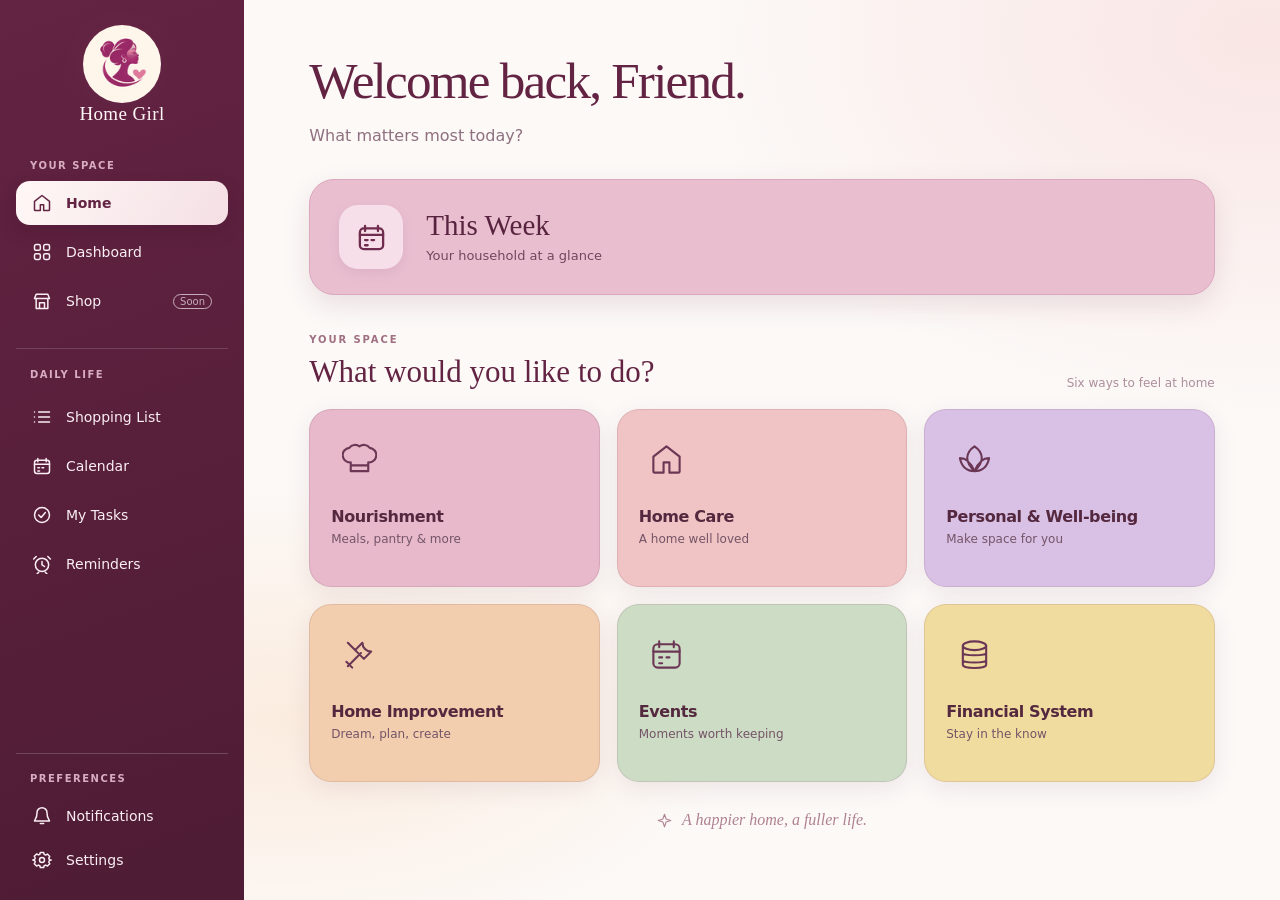
<file: index.html>
<!doctype html>
<html lang="en"><head><meta charset="utf-8"><meta name="viewport" content="width=device-width, initial-scale=1, viewport-fit=cover"><meta name="theme-color" content="#fffaf7"><title>Home Girl · Welcome Home</title><link rel="stylesheet" href="styles.css?v=hg-nav-004"><link rel="stylesheet" href="planner.css"><link rel="stylesheet" href="theme-rich.css?v=hg-theme-003"></head>
<body>
<svg class="svg-defs" xmlns="http://www.w3.org/2000/svg" aria-hidden="true">
<symbol id="i-home" viewBox="0 0 24 24"><path d="m3 10 9-7 9 7v10a1 1 0 0 1-1 1h-6v-7h-4v7H4a1 1 0 0 1-1-1z"/></symbol>
<symbol id="i-grid" viewBox="0 0 24 24"><rect x="3" y="3" width="7" height="7" rx="2"/><rect x="14" y="3" width="7" height="7" rx="2"/><rect x="3" y="14" width="7" height="7" rx="2"/><rect x="14" y="14" width="7" height="7" rx="2"/></symbol>
<symbol id="i-store" viewBox="0 0 24 24"><path d="M3 9h18l-2-5H5zM5 9v12h14V9M9 21v-7h6v7"/></symbol>
<symbol id="i-list" viewBox="0 0 24 24"><path d="M8 6h13M8 12h13M8 18h13M3 6h.01M3 12h.01M3 18h.01"/></symbol>
<symbol id="i-calendar" viewBox="0 0 24 24"><rect x="3" y="5" width="18" height="16" rx="3"/><path d="M7 3v4M17 3v4M3 10h18M7 14h2M12 14h2M7 18h2"/></symbol>
<symbol id="i-check" viewBox="0 0 24 24"><circle cx="12" cy="12" r="9"/><path d="m8 12 3 3 5-6"/></symbol>
<symbol id="i-alarm" viewBox="0 0 24 24"><circle cx="12" cy="13" r="8"/><path d="M12 9v4l3 2M5 3 2 6M19 3l3 3M8 22l-2 2M16 22l2 2"/></symbol>
<symbol id="i-bell" viewBox="0 0 24 24"><path d="M18 8a6 6 0 0 0-12 0c0 8-3 8-3 10h18c0-2-3-2-3-10M10 21h4"/></symbol>
<symbol id="i-settings" viewBox="0 0 24 24"><path d="M10 3h4l.6 2.3 1.8.8 2.1-1.2 2.8 2.8-1.2 2.1.8 1.8L23 12l-2.1.6-.8 1.8 1.2 2.1-2.8 2.8-2.1-1.2-1.8.8L14 21h-4l-.6-2.1-1.8-.8-2.1 1.2-2.8-2.8 1.2-2.1-.8-1.8L1 12l2.1-.6.8-1.8-1.2-2.1 2.8-2.8 2.1 1.2 1.8-.8z"/><circle cx="12" cy="12" r="3"/></symbol>
<symbol id="i-chevron" viewBox="0 0 24 24"><path d="m9 5 7 7-7 7"/></symbol>
<symbol id="i-chef" viewBox="0 0 24 24"><path d="M6 14a5 5 0 0 1-1-10 5 5 0 0 1 7-1 5 5 0 0 1 7 1 5 5 0 0 1-1 10v6H6zM6 16h12"/></symbol>
<symbol id="i-heart" viewBox="0 0 24 24"><path d="M20 5a5 5 0 0 0-7 0l-1 1-1-1a5 5 0 0 0-7 7l8 9 8-9a5 5 0 0 0 0-7z"/></symbol>
<symbol id="i-lotus" viewBox="0 0 24 24"><path d="M12 20c-3-3-5-6-5-9 0-3 2-6 5-8 3 2 5 5 5 8 0 3-2 6-5 9zM12 20c-5 0-9-3-10-9 4 0 7 2 10 9zM12 20c5 0 9-3 10-9-4 0-7 2-10 9z"/></symbol>
<symbol id="i-tools" viewBox="0 0 24 24"><path d="m4 20 9-9M14 4a6 6 0 0 0 6 6l-5 5-6-6 5-5zM3 17l4 4M4 4l6 6"/></symbol>
<symbol id="i-coins" viewBox="0 0 24 24"><ellipse cx="12" cy="6" rx="8" ry="3"/><path d="M4 6v5c0 2 16 2 16 0V6M4 11v5c0 2 16 2 16 0v-5M4 16v3c0 3 16 3 16 0v-3"/></symbol>
<symbol id="i-spark" viewBox="0 0 24 24"><path d="m12 2 2.5 7.5L22 12l-7.5 2.5L12 22l-2.5-7.5L2 12l7.5-2.5z"/></symbol>
<symbol id="i-sun" viewBox="0 0 24 24"><circle cx="12" cy="12" r="4"/><path d="M12 2v3M12 19v3M2 12h3M19 12h3M5 5l2 2M17 17l2 2M5 19l2-2M17 7l2-2"/></symbol>
<symbol id="i-arrow" viewBox="0 0 24 24"><path d="m5 12 14 0M13 6l6 6-6 6"/></symbol>
<symbol id="i-back" viewBox="0 0 24 24"><path d="m15 5-7 7 7 7"/></symbol>
</svg>
<div class="app-shell">
<aside class="sidebar" id="desktop-sidebar" aria-label="Main navigation">
 <button class="sidebar-edge-toggle" id="sidebar-edge-toggle" type="button" aria-label="Collapse sidebar" aria-controls="desktop-sidebar" aria-expanded="true" title="Collapse sidebar"><svg><use href="#i-chevron"/></svg></button>
 <div class="sidebar-scroll">
 <div class="sidebar-brand"><img src="assets/home-girl-logo.png" alt="Home Girl logo"><span class="sidebar-brand-title">Home Girl</span></div>
 <div class="sidebar-section-label">YOUR SPACE</div>
 <nav class="side-links">
  <button class="nav-item active" data-view="home"><svg><use href="#i-home"/></svg><span class="nav-text">Home</span></button>
  <button class="nav-item" data-view="dashboard"><svg><use href="#i-grid"/></svg><span class="nav-text">Dashboard</span></button>
  <button class="nav-item" data-view="shop"><svg><use href="#i-store"/></svg><span class="nav-text">Shop</span> <span class="soon nav-text">Soon</span></button>
  <div class="sidebar-section-label secondary-label">DAILY LIFE</div>
  <button class="nav-item" data-view="shopping"><svg><use href="#i-list"/></svg><span class="nav-text">Shopping List</span></button>
  <button class="nav-item" data-view="calendar"><svg><use href="#i-calendar"/></svg><span class="nav-text">Calendar</span></button>
  <button class="nav-item" data-view="tasks"><svg><use href="#i-check"/></svg><span class="nav-text">My Tasks</span></button>
  <button class="nav-item" data-view="reminders"><svg><use href="#i-alarm"/></svg><span class="nav-text">Reminders</span></button>
 </nav>
 <div class="sidebar-foot"><div class="sidebar-section-label">PREFERENCES</div><button class="nav-item" data-view="notifications"><svg><use href="#i-bell"/></svg><span class="nav-text">Notifications</span> <span class="tiny-dot"></span></button><button class="nav-item" data-view="settings"><svg><use href="#i-settings"/></svg><span class="nav-text">Settings</span></button></div>
 </div>
</aside>
<main class="main-content" id="main-content">
 <header class="mobile-header"><img src="assets/home-girl-logo.png" alt="Home Girl logo" class="mobile-logo"><div class="mobile-header-actions"><button class="icon-button" aria-label="Notifications" data-view="notifications"><svg><use href="#i-bell"/></svg><span class="notification-dot"></span></button><button class="icon-button" aria-label="Settings" data-view="settings"><svg><use href="#i-settings"/></svg></button></div></header>
 <section class="home-view view is-active" id="view-home" aria-label="Home Girl home screen">
  <div class="intro"><h1 id="welcome-title">Welcome home, Friend <span>♡</span></h1><p id="welcome-subtitle">A little care makes a beautiful difference.</p></div>
  <button class="weekly-banner" type="button" data-view="week" aria-label="Open This Week household overview"><div class="weekly-icon"><svg><use href="#i-calendar"/></svg></div><div class="weekly-copy"><h2>This Week</h2><p>Your household at a glance</p></div></button>
  <div class="section-heading"><div><p class="eyebrow">YOUR SPACE</p><h2>What would you like to do?</h2></div><span class="six-label">Six ways to feel at home</span></div>
  <section class="os-grid" aria-label="Home Girl operating systems">
   <a class="os-card" href="nourishment/nourishment-os.html" aria-label="Open Nourishment OS"><span class="os-icon icon-berry"><svg><use href="#i-chef"/></svg></span><span class="os-label">Nourishment</span><span class="os-sub">Meals, pantry & more</span></a>
   <button class="os-card" data-os="Home Care OS"><span class="os-icon icon-rose"><svg><use href="#i-home"/></svg></span><span class="os-label">Home Care</span><span class="os-sub">A home well loved</span></button>
   <button class="os-card" data-os="Personal & Well-being OS"><span class="os-icon icon-lavender"><svg><use href="#i-lotus"/></svg></span><span class="os-label">Personal & Well-being</span><span class="os-sub">Make space for you</span></button>
   <button class="os-card" data-os="Home Improvement OS"><span class="os-icon icon-apricot"><svg><use href="#i-tools"/></svg></span><span class="os-label">Home Improvement</span><span class="os-sub">Dream, plan, create</span></button>
   <button class="os-card" data-os="Events OS"><span class="os-icon icon-sage"><svg><use href="#i-calendar"/></svg></span><span class="os-label">Events</span><span class="os-sub">Moments worth keeping</span></button>
   <button class="os-card" data-os="Financial System"><span class="os-icon icon-gold"><svg><use href="#i-coins"/></svg></span><span class="os-label">Financial System</span><span class="os-sub">Stay in the know</span></button>
  </section>
  <div class="home-footnote"><svg><use href="#i-spark"/></svg> A happier home, a fuller life.</div>
 </section>
 <nav class="mobile-page-dots" id="mobile-page-dots" aria-label="Swipe pages"><button type="button" class="page-dot" data-view="calendar" aria-label="Open Calendar"></button><button type="button" class="page-dot is-current" data-view="home" aria-label="Open Home" aria-current="page"></button><button type="button" class="page-dot" data-view="shopping" aria-label="Open Shopping List"></button></nav>
 <section class="planner-view view" id="view-planner" aria-label="Home Girl planning workspace">
  <header class="planner-header">
   <div><p class="eyebrow" id="planner-eyebrow">DAILY LIFE</p><h1 id="planner-heading">Calendar</h1><p class="planner-lead" id="planner-lead">Your household, thoughtfully organized.</p></div>
   <button class="planner-primary" type="button" id="planner-new"><svg><use href="#i-check"/></svg><span id="planner-new-label">New task</span></button>
  </header>
  <div id="planner-content" aria-live="polite"></div>
 </section>
 <dialog id="planner-dialog" class="planner-dialog" aria-labelledby="planner-dialog-title">
  <form method="dialog" id="planner-form">
   <div class="planner-dialog-top"><div><p class="eyebrow">HOME GIRL</p><h2 id="planner-dialog-title">New task</h2></div><button class="planner-icon-action" type="button" id="planner-close" aria-label="Close form">×</button></div>
   <input type="hidden" id="planner-kind" name="kind" value="task">
   <input type="hidden" id="planner-id" name="id">
   <label class="planner-field">Title <input type="text" name="title" id="planner-title" maxlength="120" required placeholder="What needs doing?"></label>
   <div class="planner-form-grid"><label class="planner-field"><span id="planner-date-label">Due date</span><input type="date" name="date" id="planner-date" required></label>
   <label class="planner-field" id="planner-time-field">Time <input type="time" name="time" id="planner-time"></label></div>
   <label class="planner-field" id="planner-category-field">Related area<select name="area" id="planner-area"><option value="General">General</option><option value="Nourishment">Nourishment</option><option value="Home Care">Home Care</option><option value="Personal & Well-being">Personal & Well-being</option><option value="Home Improvement">Home Improvement</option><option value="Events">Events</option><option value="Financial System">Financial System</option></select></label>
   <label class="planner-field" id="planner-linked-field" hidden>Linked task (optional)<select name="taskId" id="planner-task-link"><option value="">Standalone reminder</option></select></label>
   <label class="planner-field" id="planner-repeat-field" hidden>Repeat<select name="repeat" id="planner-repeat"><option value="none">Does not repeat</option><option value="daily">Daily</option><option value="weekly">Weekly</option><option value="monthly">Monthly</option></select></label>
   <label class="planner-field" id="planner-notes-field">Notes (optional)<textarea name="notes" id="planner-notes" maxlength="500" rows="3" placeholder="A little extra detail..."></textarea></label>
   <p class="planner-form-note" id="planner-form-note"></p>
   <div class="planner-dialog-actions"><button type="button" class="planner-quiet" id="planner-cancel">Cancel</button><button type="submit" class="planner-primary" id="planner-save">Save</button></div>
  </form>
 </dialog>
 <section class="sub-view view" id="view-generic" aria-live="polite"><button class="back-button" data-view="home"><svg><use href="#i-back"/></svg> Back home</button><div class="placeholder-card"><div class="placeholder-icon" id="placeholder-icon"><svg><use href="#i-grid"/></svg></div><p class="eyebrow" id="placeholder-overline">HOME GIRL</p><h1 id="placeholder-title">Coming together beautifully</h1><p id="placeholder-description">This workspace belongs to the next development milestone. The Home Screen is our focus today.</p><button class="primary-button" data-view="home">Return to Home <svg><use href="#i-arrow"/></svg></button></div></section>
</main>
<nav class="mobile-bottom-nav" aria-label="Primary navigation"><button data-view="dashboard"><svg><use href="#i-grid"/></svg><span>Dashboard</span></button><button class="selected" data-view="home"><svg><use href="#i-home"/></svg><span>Home</span></button><button data-view="shop"><svg><use href="#i-store"/></svg><span>Shop</span></button></nav>
<div class="toast" id="toast" role="status" aria-live="polite"></div>
</div><script src="app.js?v=hg-nav-004" defer></script><script src="planner.js" defer></script></body></html>
</file>
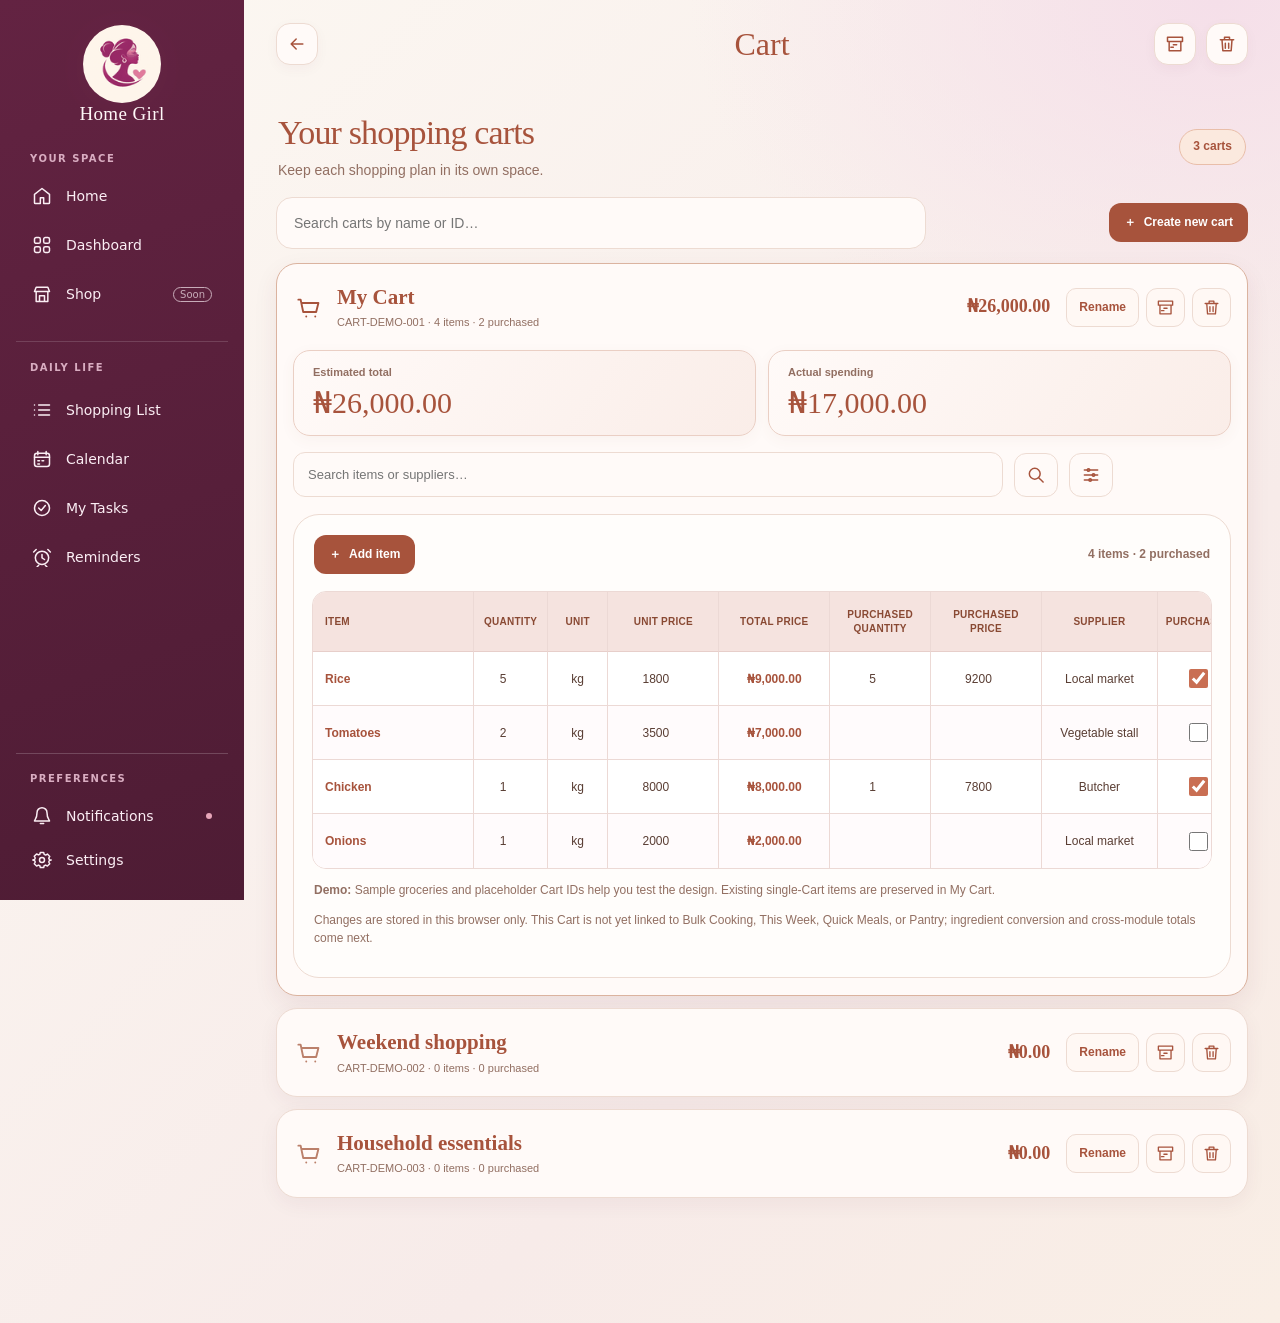
<file: nourishment/cart.html>
<!DOCTYPE html>
<html lang="en">
<head>
<meta charset="UTF-8">
<meta name="viewport" content="width=device-width, initial-scale=1.0">
<meta name="theme-color" content="#c96f53">
<title>Cart | Home Girl</title>
<link rel="stylesheet" href="homegirl-integration.css?v=hg-nourishment-001">
<link rel="stylesheet" href="hg-sidebar.css?v=hg-nour-006">
<link rel="stylesheet" href="cart.css?v=hg-cart-011">
</head>
<body data-hg-section="cart" >
<svg class="svg-defs" xmlns="http://www.w3.org/2000/svg" aria-hidden="true">
<symbol id="i-home" viewBox="0 0 24 24"><path d="m3 10 9-7 9 7v10a1 1 0 0 1-1 1h-6v-7h-4v7H4a1 1 0 0 1-1-1z"/></symbol>
<symbol id="i-grid" viewBox="0 0 24 24"><rect x="3" y="3" width="7" height="7" rx="2"/><rect x="14" y="3" width="7" height="7" rx="2"/><rect x="3" y="14" width="7" height="7" rx="2"/><rect x="14" y="14" width="7" height="7" rx="2"/></symbol>
<symbol id="i-store" viewBox="0 0 24 24"><path d="M3 9h18l-2-5H5zM5 9v12h14V9M9 21v-7h6v7"/></symbol>
<symbol id="i-list" viewBox="0 0 24 24"><path d="M8 6h13M8 12h13M8 18h13M3 6h.01M3 12h.01M3 18h.01"/></symbol>
<symbol id="i-calendar" viewBox="0 0 24 24"><rect x="3" y="5" width="18" height="16" rx="3"/><path d="M7 3v4M17 3v4M3 10h18M7 14h2M12 14h2M7 18h2"/></symbol>
<symbol id="i-check" viewBox="0 0 24 24"><circle cx="12" cy="12" r="9"/><path d="m8 12 3 3 5-6"/></symbol>
<symbol id="i-alarm" viewBox="0 0 24 24"><circle cx="12" cy="13" r="8"/><path d="M12 9v4l3 2M5 3 2 6M19 3l3 3M8 22l-2 2M16 22l2 2"/></symbol>
<symbol id="i-bell" viewBox="0 0 24 24"><path d="M18 8a6 6 0 0 0-12 0c0 8-3 8-3 10h18c0-2-3-2-3-10M10 21h4"/></symbol>
<symbol id="i-settings" viewBox="0 0 24 24"><path d="M10 3h4l.6 2.3 1.8.8 2.1-1.2 2.8 2.8-1.2 2.1.8 1.8L23 12l-2.1.6-.8 1.8 1.2 2.1-2.8 2.8-2.1-1.2-1.8.8L14 21h-4l-.6-2.1-1.8-.8-2.1 1.2-2.8-2.8 1.2-2.1-.8-1.8L1 12l2.1-.6.8-1.8-1.2-2.1 2.8-2.8 2.1 1.2 1.8-.8z"/><circle cx="12" cy="12" r="3"/></symbol>
<symbol id="i-chevron" viewBox="0 0 24 24"><path d="m9 5 7 7-7 7"/></symbol>
<symbol id="i-chef" viewBox="0 0 24 24"><path d="M6 14a5 5 0 0 1-1-10 5 5 0 0 1 7-1 5 5 0 0 1 7 1 5 5 0 0 1-1 10v6H6zM6 16h12"/></symbol>
<symbol id="i-heart" viewBox="0 0 24 24"><path d="M20 5a5 5 0 0 0-7 0l-1 1-1-1a5 5 0 0 0-7 7l8 9 8-9a5 5 0 0 0 0-7z"/></symbol>
<symbol id="i-lotus" viewBox="0 0 24 24"><path d="M12 20c-3-3-5-6-5-9 0-3 2-6 5-8 3 2 5 5 5 8 0 3-2 6-5 9zM12 20c-5 0-9-3-10-9 4 0 7 2 10 9zM12 20c5 0 9-3 10-9-4 0-7 2-10 9z"/></symbol>
<symbol id="i-tools" viewBox="0 0 24 24"><path d="m4 20 9-9M14 4a6 6 0 0 0 6 6l-5 5-6-6 5-5zM3 17l4 4M4 4l6 6"/></symbol>
<symbol id="i-coins" viewBox="0 0 24 24"><ellipse cx="12" cy="6" rx="8" ry="3"/><path d="M4 6v5c0 2 16 2 16 0V6M4 11v5c0 2 16 2 16 0v-5M4 16v3c0 3 16 3 16 0v-3"/></symbol>
<symbol id="i-spark" viewBox="0 0 24 24"><path d="m12 2 2.5 7.5L22 12l-7.5 2.5L12 22l-2.5-7.5L2 12l7.5-2.5z"/></symbol>
<symbol id="i-sun" viewBox="0 0 24 24"><circle cx="12" cy="12" r="4"/><path d="M12 2v3M12 19v3M2 12h3M19 12h3M5 5l2 2M17 17l2 2M5 19l2-2M17 7l2-2"/></symbol>
<symbol id="i-arrow" viewBox="0 0 24 24"><path d="m5 12 14 0M13 6l6 6-6 6"/></symbol>
<symbol id="i-back" viewBox="0 0 24 24"><path d="m15 5-7 7 7 7"/></symbol>
</svg>
<aside class="sidebar" id="desktop-sidebar" aria-label="Main navigation">
 <button class="sidebar-edge-toggle" id="sidebar-edge-toggle" type="button" aria-label="Collapse sidebar" aria-controls="desktop-sidebar" aria-expanded="true" title="Collapse sidebar"><svg><use href="#i-chevron"/></svg></button>
 <div class="sidebar-scroll">
 <div class="sidebar-brand"><img src="../assets/home-girl-logo.png" alt="Home Girl logo"><span class="sidebar-brand-title">Home Girl</span></div>
 <div class="sidebar-section-label">YOUR SPACE</div>
 <nav class="side-links">
  <a class="nav-item" href="../index.html"><svg><use href="#i-home"/></svg><span class="nav-text">Home</span></a>
  <a class="nav-item" href="../index.html?view=dashboard"><svg><use href="#i-grid"/></svg><span class="nav-text">Dashboard</span></a>
  <a class="nav-item" href="../index.html?view=shop"><svg><use href="#i-store"/></svg><span class="nav-text">Shop</span> <span class="soon nav-text">Soon</span></a>
  <div class="sidebar-section-label secondary-label">DAILY LIFE</div>
  <a class="nav-item" href="../index.html?view=shopping"><svg><use href="#i-list"/></svg><span class="nav-text">Shopping List</span></a>
  <a class="nav-item" href="../index.html?view=calendar"><svg><use href="#i-calendar"/></svg><span class="nav-text">Calendar</span></a>
  <a class="nav-item" href="../index.html?view=tasks"><svg><use href="#i-check"/></svg><span class="nav-text">My Tasks</span></a>
  <a class="nav-item" href="../index.html?view=reminders"><svg><use href="#i-alarm"/></svg><span class="nav-text">Reminders</span></a>
 </nav>
 <div class="sidebar-foot"><div class="sidebar-section-label">PREFERENCES</div><a class="nav-item" href="../index.html?view=notifications"><svg><use href="#i-bell"/></svg><span class="nav-text">Notifications</span> <span class="tiny-dot"></span></a><a class="nav-item" href="../index.html?view=settings"><svg><use href="#i-settings"/></svg><span class="nav-text">Settings</span></a></div>
 </div>
</aside><header class="hg-mobile-shell" aria-label="Home Girl mobile header">
  <a class="hg-mobile-brand" href="../index.html" aria-label="Home Girl Home"><img src="../assets/home-girl-logo.png" alt="Home Girl logo"></a>
  <div class="hg-mobile-header-actions">
    <a class="hg-mobile-action" href="../index.html?view=notifications" aria-label="Notifications"><svg aria-hidden="true"><use href="#i-bell"/></svg></a>
    <a class="hg-mobile-action" href="../index.html?view=settings" aria-label="Settings"><svg aria-hidden="true"><use href="#i-settings"/></svg></a>
  </div>
</header>
<p class="hg-mobile-system-kicker">NOURISHMENT OS</p>
  <header class="app-header">
    <nav class="header-side" aria-label="Page navigation">
      <a class="icon-button cart-back-button" href="nourishment-os.html" aria-label="Back to Nourishment OS" title="Back to Nourishment OS"><svg viewBox="0 0 24 24" aria-hidden="true"><path d="M19 12H5m6-6-6 6 6 6"/></svg></a>
      
      <span class="cart-mobile-mark" aria-hidden="true"><svg viewBox="0 0 24 24"><path d="M3 5h2l2.3 11h11.5l2-8H6M10 20h.01M18 20h.01"/></svg></span>
    </nav>
    <div class="header-title">Cart</div>
    <nav class="header-side right" aria-label="Page tools">
      <button class="icon-button" id="cartArchiveReset" type="button" aria-label="Archive and reset all Carts" title="Archive and reset all Carts">
        <svg viewBox="0 0 24 24" aria-hidden="true"><path d="M3 4h18v5H3zM5 9v11h14V9M10 13h4M7 16h3"/></svg>
      </button>
      <button class="icon-button" id="cartDeleteAll" type="button" aria-label="Delete all Carts" title="Delete all Carts">
        <svg viewBox="0 0 24 24" aria-hidden="true"><path d="M4 7h16M9 7V4h6v3M6 7l1 13h10l1-13M10 11v6M14 11v6"/></svg>
      </button>
    </nav>
  </header>
  <main class="main-content">
    <section class="cart-intro" aria-label="Cart introduction">
      <div><h1>Your shopping carts</h1><p>Keep each shopping plan in its own space.</p></div>
      <span class="cart-tag" id="cartCollectionCount" aria-live="polite">0 carts</span>
    </section>
    <section class="cart-collection" aria-label="Your carts">
      <div class="cart-collection-toolbar">
        <div class="cart-collection-caption"><input type="search" class="cart-search cart-list-search" id="cartListSearch" placeholder="Search carts by name or ID…" aria-label="Search carts"></div>
        <button class="cart-add" type="button" id="cartCreate"><span aria-hidden="true">＋</span> Create new cart</button>
      </div>
      <form class="cart-create-form" id="cartCreateForm" hidden>
        <label for="cartNameInput">Name your new cart</label>
        <div><input id="cartNameInput" type="text" maxlength="70" placeholder="e.g. Weekend groceries" required>
          <button class="cart-add" type="submit">Create cart</button>
          <button class="cart-cancel" id="cartCancelCreate" type="button">Cancel</button>
        </div>
      </form>
      <div class="cart-collection-list" id="cartCards"></div>
      <p class="cart-collection-empty" id="cartCollectionsEmpty" hidden>Create a cart to start organizing your purchases.</p>
    </section>
    <section class="cart-detail" id="cartDetail" hidden aria-label="Selected Cart details">
    <section class="cart-totals" aria-label="Cart totals">
      <div class="cart-total"><span>Estimated total</span><strong id="estimatedTotal" aria-live="polite">₦0.00</strong></div>
      <div class="cart-total"><span>Actual spending</span><strong id="actualTotal" aria-live="polite">₦0.00</strong></div>
    </section>
    <div class="cart-search-row">
      <input id="cartSearch" class="cart-search" type="search" placeholder="Search items or suppliers…" aria-label="Search Cart">
      <button class="cart-search-action" type="button" id="cartSearchAction" aria-label="Focus search"><svg viewBox="0 0 24 24" aria-hidden="true"><circle cx="10.5" cy="10.5" r="6.5"/><path d="m15.5 15.5 5 5"/></svg></button>
      <button class="cart-search-action cart-filter-action" type="button" id="cartFilterAction" aria-label="Filter items" aria-expanded="false" aria-controls="cartFilterPanel" title="Filter items"><svg viewBox="0 0 24 24" aria-hidden="true"><path d="M4 6h16M4 12h16M4 18h16"/><circle cx="9" cy="6" r="1.5"/><circle cx="15" cy="12" r="1.5"/><circle cx="11" cy="18" r="1.5"/></svg></button><div class="cart-filter-panel" id="cartFilterPanel" hidden><label for="cartFilter">Show items</label><select id="cartFilter" class="cart-filter" aria-label="Filter Cart"><option value="all">All items</option><option value="unpurchased">Not purchased</option><option value="purchased">Purchased</option></select></div>
    </div>
    <section class="cart-workspace" aria-label="Cart items">
      <div class="cart-toolbar">
        <button id="cartAdd" class="cart-add" type="button"><span aria-hidden="true">＋</span> Add item</button>
        <span id="cartCount" class="cart-count" aria-live="polite">0 items · 0 purchased</span>
      </div>
      <div class="cart-table-shell" role="region" aria-label="Shopping Cart table, horizontally scrollable when needed" tabindex="0">
        <table class="cart-table">
          <thead><tr>
            <th scope="col">Item</th>
            <th scope="col">Quantity</th>
            <th scope="col">Unit</th>
            <th scope="col">Unit price</th>
            <th scope="col">Total price</th>
            <th scope="col">Purchased quantity</th>
            <th scope="col">Purchased price</th>
            <th scope="col">Supplier</th>
            <th scope="col">Purchased</th>
            <th scope="col">Date</th>
            <th scope="col" aria-label="Delete item"><svg class="cart-trash-head" viewBox="0 0 24 24" aria-hidden="true"><path d="M4 7h16M9 7V4h6v3M6 7l1 13h10l1-13M10 11v6M14 11v6"/></svg></th>
          </tr></thead>
          <tbody id="cartRows"></tbody>
        </table>
      </div>
      <p id="cartEmpty" class="cart-empty">Your Cart is empty. Add an item to get started.</p>
      <p class="cart-note"><strong>Demo:</strong> Sample groceries and placeholder Cart IDs help you test the design. Existing single-Cart items are preserved in My Cart.</p>
      <p class="cart-note">Changes are stored in this browser only. This Cart is not yet linked to Bulk Cooking, This Week, Quick Meals, or Pantry; ingredient conversion and cross-module totals come next.</p>
      <p id="cartStatus" class="cart-note" role="status"></p>
    </section>
    </section>
  </main>
<script src="cart.js?v=hg-cart-011"></script>
<script src="hg-sidebar.js?v=hg-nour-002" defer></script>
<nav class="hg-mobile-bottom-nav" aria-label="Primary navigation">
  <a href="../index.html?view=dashboard"><svg aria-hidden="true"><use href="#i-grid"/></svg><span>Dashboard</span></a>
  <a class="selected" href="../index.html"><svg aria-hidden="true"><use href="#i-home"/></svg><span>Home</span></a>
  <a href="../index.html?view=shop"><svg aria-hidden="true"><use href="#i-store"/></svg><span>Shop</span></a>
</nav>
</body>
</html>
</file>
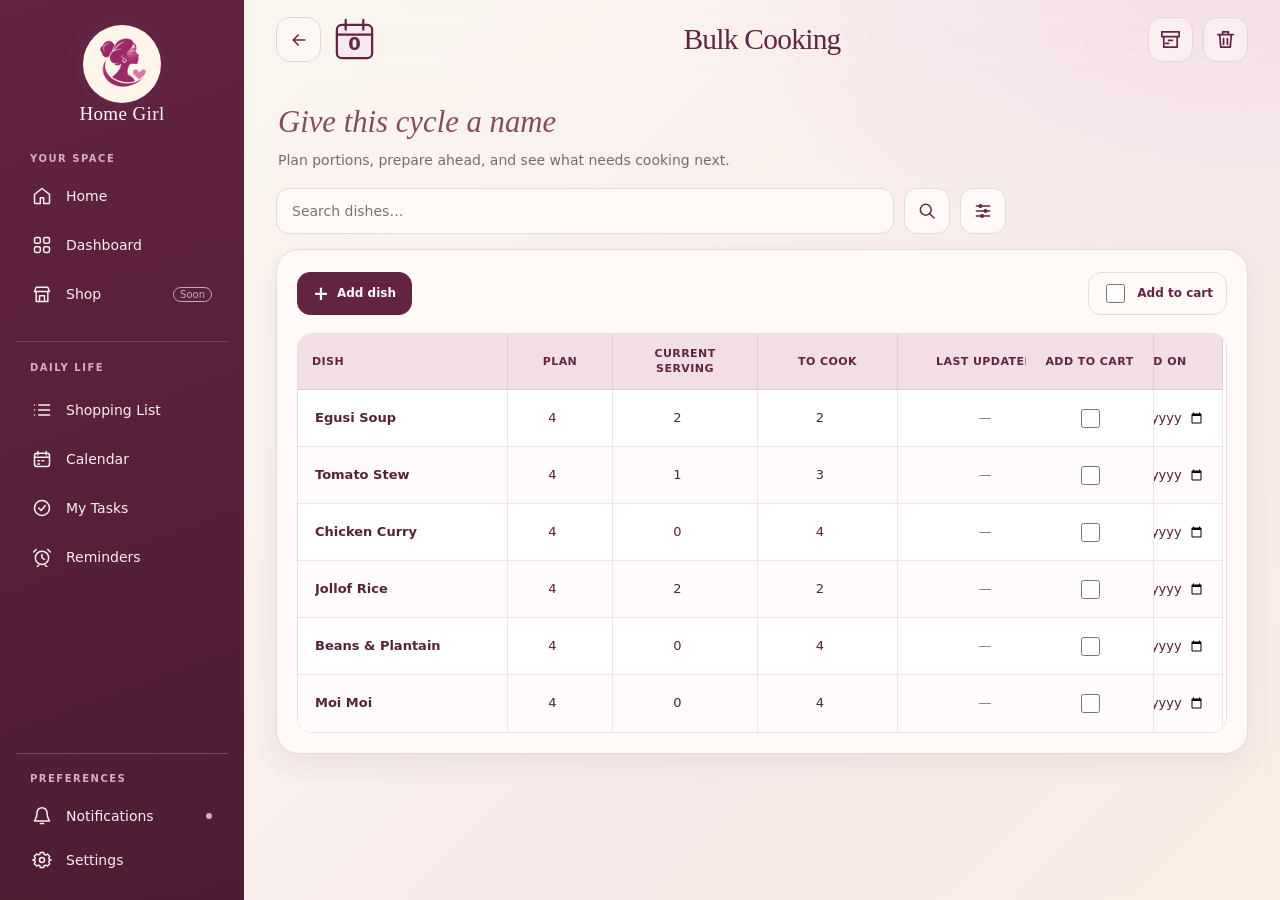
<file: nourishment/cook-ahead.html>
<!DOCTYPE html>
<html lang="en">
<head>
  <meta charset="UTF-8">
  <meta name="viewport" content="width=device-width, initial-scale=1.0">
  <meta name="theme-color" content="#74143f">
  <title>Bulk Cooking | Home Girl</title>
  <link rel="stylesheet" href="cook-ahead.css">
<link rel="stylesheet" href="homegirl-integration.css?v=hg-nourishment-001">
<link rel="stylesheet" href="hg-sidebar.css?v=hg-nour-006">
<link rel="stylesheet" href="bulk-cooking-phase1.css?v=hg-bulk-p1">
<link rel="stylesheet" href="bulk-cooking-mobile-cards.css?v=hg-bulk-cardfix-001">
<link rel="stylesheet" href="bulk-cooking-mobile-workspace.css?v=hg-bulk-p7">
<link rel="stylesheet" href="bulk-cooking-desktop-workspace.css?v=hg-bulk-d2">
<link rel="stylesheet" href="cart-destination.css?v=hg-cart-011">
</head>
<body data-hg-section="cook" >
<svg class="svg-defs" xmlns="http://www.w3.org/2000/svg" aria-hidden="true">
<symbol id="i-home" viewBox="0 0 24 24"><path d="m3 10 9-7 9 7v10a1 1 0 0 1-1 1h-6v-7h-4v7H4a1 1 0 0 1-1-1z"/></symbol>
<symbol id="i-grid" viewBox="0 0 24 24"><rect x="3" y="3" width="7" height="7" rx="2"/><rect x="14" y="3" width="7" height="7" rx="2"/><rect x="3" y="14" width="7" height="7" rx="2"/><rect x="14" y="14" width="7" height="7" rx="2"/></symbol>
<symbol id="i-store" viewBox="0 0 24 24"><path d="M3 9h18l-2-5H5zM5 9v12h14V9M9 21v-7h6v7"/></symbol>
<symbol id="i-list" viewBox="0 0 24 24"><path d="M8 6h13M8 12h13M8 18h13M3 6h.01M3 12h.01M3 18h.01"/></symbol>
<symbol id="i-calendar" viewBox="0 0 24 24"><rect x="3" y="5" width="18" height="16" rx="3"/><path d="M7 3v4M17 3v4M3 10h18M7 14h2M12 14h2M7 18h2"/></symbol>
<symbol id="i-check" viewBox="0 0 24 24"><circle cx="12" cy="12" r="9"/><path d="m8 12 3 3 5-6"/></symbol>
<symbol id="i-alarm" viewBox="0 0 24 24"><circle cx="12" cy="13" r="8"/><path d="M12 9v4l3 2M5 3 2 6M19 3l3 3M8 22l-2 2M16 22l2 2"/></symbol>
<symbol id="i-bell" viewBox="0 0 24 24"><path d="M18 8a6 6 0 0 0-12 0c0 8-3 8-3 10h18c0-2-3-2-3-10M10 21h4"/></symbol>
<symbol id="i-settings" viewBox="0 0 24 24"><path d="M10 3h4l.6 2.3 1.8.8 2.1-1.2 2.8 2.8-1.2 2.1.8 1.8L23 12l-2.1.6-.8 1.8 1.2 2.1-2.8 2.8-2.1-1.2-1.8.8L14 21h-4l-.6-2.1-1.8-.8-2.1 1.2-2.8-2.8 1.2-2.1-.8-1.8L1 12l2.1-.6.8-1.8-1.2-2.1 2.8-2.8 2.1 1.2 1.8-.8z"/><circle cx="12" cy="12" r="3"/></symbol>
<symbol id="i-chevron" viewBox="0 0 24 24"><path d="m9 5 7 7-7 7"/></symbol>
<symbol id="i-chef" viewBox="0 0 24 24"><path d="M6 14a5 5 0 0 1-1-10 5 5 0 0 1 7-1 5 5 0 0 1 7 1 5 5 0 0 1-1 10v6H6zM6 16h12"/></symbol>
<symbol id="i-heart" viewBox="0 0 24 24"><path d="M20 5a5 5 0 0 0-7 0l-1 1-1-1a5 5 0 0 0-7 7l8 9 8-9a5 5 0 0 0 0-7z"/></symbol>
<symbol id="i-lotus" viewBox="0 0 24 24"><path d="M12 20c-3-3-5-6-5-9 0-3 2-6 5-8 3 2 5 5 5 8 0 3-2 6-5 9zM12 20c-5 0-9-3-10-9 4 0 7 2 10 9zM12 20c5 0 9-3 10-9-4 0-7 2-10 9z"/></symbol>
<symbol id="i-tools" viewBox="0 0 24 24"><path d="m4 20 9-9M14 4a6 6 0 0 0 6 6l-5 5-6-6 5-5zM3 17l4 4M4 4l6 6"/></symbol>
<symbol id="i-coins" viewBox="0 0 24 24"><ellipse cx="12" cy="6" rx="8" ry="3"/><path d="M4 6v5c0 2 16 2 16 0V6M4 11v5c0 2 16 2 16 0v-5M4 16v3c0 3 16 3 16 0v-3"/></symbol>
<symbol id="i-spark" viewBox="0 0 24 24"><path d="m12 2 2.5 7.5L22 12l-7.5 2.5L12 22l-2.5-7.5L2 12l7.5-2.5z"/></symbol>
<symbol id="i-sun" viewBox="0 0 24 24"><circle cx="12" cy="12" r="4"/><path d="M12 2v3M12 19v3M2 12h3M19 12h3M5 5l2 2M17 17l2 2M5 19l2-2M17 7l2-2"/></symbol>
<symbol id="i-arrow" viewBox="0 0 24 24"><path d="m5 12 14 0M13 6l6 6-6 6"/></symbol>
<symbol id="i-back" viewBox="0 0 24 24"><path d="m15 5-7 7 7 7"/></symbol>
</svg>
<aside class="sidebar" id="desktop-sidebar" aria-label="Main navigation">
 <button class="sidebar-edge-toggle" id="sidebar-edge-toggle" type="button" aria-label="Collapse sidebar" aria-controls="desktop-sidebar" aria-expanded="true" title="Collapse sidebar"><svg><use href="#i-chevron"/></svg></button>
 <div class="sidebar-scroll">
 <div class="sidebar-brand"><img src="../assets/home-girl-logo.png" alt="Home Girl logo"><span class="sidebar-brand-title">Home Girl</span></div>
 <div class="sidebar-section-label">YOUR SPACE</div>
 <nav class="side-links">
  <a class="nav-item" href="../index.html"><svg><use href="#i-home"/></svg><span class="nav-text">Home</span></a>
  <a class="nav-item" href="../index.html?view=dashboard"><svg><use href="#i-grid"/></svg><span class="nav-text">Dashboard</span></a>
  <a class="nav-item" href="../index.html?view=shop"><svg><use href="#i-store"/></svg><span class="nav-text">Shop</span> <span class="soon nav-text">Soon</span></a>
  <div class="sidebar-section-label secondary-label">DAILY LIFE</div>
  <a class="nav-item" href="../index.html?view=shopping"><svg><use href="#i-list"/></svg><span class="nav-text">Shopping List</span></a>
  <a class="nav-item" href="../index.html?view=calendar"><svg><use href="#i-calendar"/></svg><span class="nav-text">Calendar</span></a>
  <a class="nav-item" href="../index.html?view=tasks"><svg><use href="#i-check"/></svg><span class="nav-text">My Tasks</span></a>
  <a class="nav-item" href="../index.html?view=reminders"><svg><use href="#i-alarm"/></svg><span class="nav-text">Reminders</span></a>
 </nav>
 <div class="sidebar-foot"><div class="sidebar-section-label">PREFERENCES</div><a class="nav-item" href="../index.html?view=notifications"><svg><use href="#i-bell"/></svg><span class="nav-text">Notifications</span> <span class="tiny-dot"></span></a><a class="nav-item" href="../index.html?view=settings"><svg><use href="#i-settings"/></svg><span class="nav-text">Settings</span></a></div>
 </div>
</aside><header class="hg-mobile-shell" aria-label="Home Girl mobile header">
  <a class="hg-mobile-brand" href="../index.html" aria-label="Home Girl Home"><img src="../assets/home-girl-logo.png" alt="Home Girl logo"></a>
  <div class="hg-mobile-header-actions">
    <a class="hg-mobile-action" href="../index.html?view=notifications" aria-label="Notifications"><svg aria-hidden="true"><use href="#i-bell"/></svg></a>
    <a class="hg-mobile-action" href="../index.html?view=settings" aria-label="Settings"><svg aria-hidden="true"><use href="#i-settings"/></svg></a>
  </div>
</header>
<p class="hg-mobile-system-kicker">NOURISHMENT OS</p>
  <header class="app-header">
    <nav class="header-side" aria-label="Page navigation">
      <a class="icon-button bulk-back-button" href="nourishment-os.html" aria-label="Back to Nourishment OS" title="Back to Nourishment OS"><svg viewBox="0 0 24 24" aria-hidden="true"><path d="M19 12H5m6-6-6 6 6 6"/></svg></a>
      <button class="icon-button" id="searchToggle" type="button" aria-label="Search" aria-expanded="false">
        <svg viewBox="0 0 24 24" aria-hidden="true"><circle cx="10.5" cy="10.5" r="6.5"></circle><path d="m15.5 15.5 5 5"></path></svg>
      </button>
    </nav>
    <div class="header-title">Bulk Cooking</div>
    <nav class="header-side right" aria-label="Page tools">
      <button class="icon-button" id="filterToggle" type="button" aria-label="Filter" aria-expanded="false">
        <svg viewBox="0 0 24 24" aria-hidden="true"><path d="M4 6h16M4 12h16M4 18h16"></path><circle cx="9" cy="6" r="1.5"></circle><circle cx="15" cy="12" r="1.5"></circle><circle cx="11" cy="18" r="1.5"></circle></svg>
      </button>
      <button class="icon-button" id="moreToggle" type="button" aria-label="More options" aria-expanded="false">
        <svg viewBox="0 0 24 24" aria-hidden="true"><circle cx="12" cy="5" r="1.5"></circle><circle cx="12" cy="12" r="1.5"></circle><circle cx="12" cy="19" r="1.5"></circle></svg>
      </button>
      <button class="icon-button mobile-cycle-action" id="mobileArchiveReset" type="button" aria-label="Archive and reset cycle" title="Archive and reset">
        <svg viewBox="0 0 24 24" aria-hidden="true"><path d="M3 4h18v5H3zM5 9v11h14V9M10 13h4M7 16h3"/></svg>
      </button>
      <button class="icon-button mobile-cycle-action" id="mobileDeleteDishes" type="button" aria-label="Delete all dishes without archiving" title="Delete dishes">
        <svg viewBox="0 0 24 24" aria-hidden="true"><path d="M4 7h16M9 7V4h6v3M6 7l1 13h10l1-13M10 11v6M14 11v6"/></svg>
      </button>
    </nav>
  </header>

  <div class="popover search-panel" id="searchPanel" hidden>
    <label class="sr-only" for="dishSearch">Search dishes</label>
    <input id="dishSearch" type="search" placeholder="Search dishes…">
  </div>
  <div class="popover filter-panel" id="filterPanel" hidden>
    <label for="dishFilter">Show</label>
    <select id="dishFilter">
      <option value="all">All dishes</option>
      <option value="selected">Selected for cart</option>
      <option value="unselected">Not selected</option>
    </select>
  </div>
  <div class="popover more-panel" id="morePanel" hidden>
    <button type="button" id="addDishFromMenu">Add a dish</button>
    <button type="button" id="clearFilters">Clear search and filters</button>
  </div>

  <main class="main-content">
    <div class="mobile-bulk-workspace" id="mobileBulkWorkspace" aria-label="Mobile Bulk Cooking controls">
      <div class="mobile-bulk-search" id="mobileBulkSearch"></div>
    </div>
    <section class="bulk-intro" aria-label="Bulk Cooking introduction">
      <div class="bulk-intro-copy">
        <h1>Your cooking cycle</h1>
        <p>Plan portions, prepare ahead, and see what needs cooking next.</p>
      </div>
      <div class="bulk-intro-badge" aria-label="Bulk Cooking">
        <svg viewBox="0 0 24 24" aria-hidden="true"><path d="M4 9h16l-1 10a2 2 0 0 1-2 2H7a2 2 0 0 1-2-2zM2 9h20M6 6h12m-8-1a2 2 0 0 1 4 0"/></svg>
        <span>BULK COOKING</span>
      </div>
    </section>

    <section class="plan-section" aria-label="Bulk Cooking plan details">

      <div class="name-field">
        <label class="name-prompt" for="planName">
          Give your Bulk Cooking a name
        </label>
        <div class="name-input-wrap">
          <input
            id="planName"
            type="text"
            maxlength="70"
            placeholder="Give your Bulk Cooking a name"
            aria-label="Bulk Cooking name"
          >
        </div>
      </div>

      <section class="intro">
        <p>Plan the dishes that will carry you through your cooking window.</p>
      </section>

      <div class="date-fields">
        <div class="date-field">
          <label for="startDate">From</label>
          <input id="startDate" type="date" aria-label="Start date">
        </div>
        <span class="date-arrow" aria-hidden="true">→</span>
        <div class="date-field">
          <label for="endDate">To</label>
          <input id="endDate" type="date" aria-label="End date">
        </div>
      </div>

    </section>

    <section class="countdown-section" aria-label="Countdown">
      <div class="mobile-cycle-calendar">
        <button id="mobileCycleCalendar" class="mobile-calendar-button" type="button" aria-label="Choose cooking cycle dates" aria-expanded="false" aria-controls="mobileDatePopover">
          <svg viewBox="0 0 48 48" aria-hidden="true"><rect x="6" y="9" width="36" height="34" rx="5"/><path d="M6 19h36M15 4v10M33 4v10"/></svg>
          <strong id="mobileCalendarNumber">0</strong>
        </button>
        <div id="mobileDatePopover" class="mobile-date-popover" hidden role="group" aria-label="Cooking cycle dates">
          <strong>Cooking window</strong>
        </div>
      </div>
      <button class="text-action" id="archiveButton" type="button">Archive</button>
      <div class="countdown-card" aria-live="polite">
        <span id="countdownNumber">—</span>
        <span id="countdownLabel">DAYS LEFT</span>
      </div>
      <button class="text-action reset-action" id="resetButton" type="button">Reset</button>
    </section>

    <section class="table-section" aria-label="Bulk Cooking dishes">
      <div class="table-toolbar">
        <button class="add-row-button" id="addDishButton" type="button">
          <span>+</span> Add dish
        </button>
        <div class="desktop-shop-select" id="desktopShopSelect"></div>
      </div>

      <div class="table-scroll" tabindex="0" aria-label="Bulk Cooking meal list; individual cards on phones">
        <table class="cook-table">
          <thead>
            <tr>
              <th class="dish-column sticky-dish">Dish</th>
              <th class="plan-column">Plan</th>
              <th class="serving-column">Current<br>serving</th>
              <th class="cook-column">To cook</th>
              <th class="updated-column">Last updated</th>
              <th class="cooked-column">Cooked on</th>
              <th class="shopping-column sticky-shopping">
                <label class="master-label">
                  <input id="masterShoppingCheck" type="checkbox" aria-label="Select all dishes for cart">
                  <span class="shopping-heading-full">Add to cart</span>
                  <span class="shopping-heading-short" aria-hidden="true">ATC</span>
                </label>
                <span class="desktop-shopping-heading">Add to cart</span>
              </th>
              <th class="delete-column" scope="col" aria-label="Delete dish" title="Delete dish"><svg viewBox="0 0 24 24" aria-hidden="true"><path d="M4 7h16M9 7V4h6v3M6 7l1 13h10l1-13M10 11v6M14 11v6"/></svg></th>
            </tr>
          </thead>

          <tbody id="cookTableBody">
            <tr data-dish-row>
              <td class="dish-column sticky-dish"><input class="cell-input dish-input" value="Egusi Soup" aria-label="Dish name"></td>
              <td><input class="cell-input" type="number" min="0" value="4" aria-label="Plan"></td>
              <td><input class="cell-input" type="number" min="0" value="2" aria-label="Current serving"></td>
              <td><input class="cell-input" type="number" min="0" value="2" aria-label="To cook"></td>
              <td><input class="cell-input" placeholder="—" aria-label="Last updated"></td>
              <td><input class="cell-input" type="date" aria-label="Cooked on"></td>
              <td class="shopping-column sticky-shopping"><input class="shopping-check" type="checkbox" aria-label="Add Egusi Soup to cart"></td>
              <td class="delete-column"><button class="desktop-dish-delete" type="button" aria-label="Delete this dish" title="Delete dish"><svg viewBox="0 0 24 24" aria-hidden="true"><path d="M4 7h16M9 7V4h6v3M6 7l1 13h10l1-13M10 11v6M14 11v6"/></svg></button></td>
            </tr>
            <tr data-dish-row>
              <td class="dish-column sticky-dish"><input class="cell-input dish-input" value="Tomato Stew" aria-label="Dish name"></td>
              <td><input class="cell-input" type="number" min="0" value="4" aria-label="Plan"></td>
              <td><input class="cell-input" type="number" min="0" value="1" aria-label="Current serving"></td>
              <td><input class="cell-input" type="number" min="0" value="3" aria-label="To cook"></td>
              <td><input class="cell-input" placeholder="—" aria-label="Last updated"></td>
              <td><input class="cell-input" type="date" aria-label="Cooked on"></td>
              <td class="shopping-column sticky-shopping"><input class="shopping-check" type="checkbox" aria-label="Add Tomato Stew to cart"></td>
              <td class="delete-column"><button class="desktop-dish-delete" type="button" aria-label="Delete this dish" title="Delete dish"><svg viewBox="0 0 24 24" aria-hidden="true"><path d="M4 7h16M9 7V4h6v3M6 7l1 13h10l1-13M10 11v6M14 11v6"/></svg></button></td>
            </tr>
            <tr data-dish-row>
              <td class="dish-column sticky-dish"><input class="cell-input dish-input" value="Chicken Curry" aria-label="Dish name"></td>
              <td><input class="cell-input" type="number" min="0" value="4" aria-label="Plan"></td>
              <td><input class="cell-input" type="number" min="0" value="0" aria-label="Current serving"></td>
              <td><input class="cell-input" type="number" min="0" value="4" aria-label="To cook"></td>
              <td><input class="cell-input" placeholder="—" aria-label="Last updated"></td>
              <td><input class="cell-input" type="date" aria-label="Cooked on"></td>
              <td class="shopping-column sticky-shopping"><input class="shopping-check" type="checkbox" aria-label="Add Chicken Curry to cart"></td>
              <td class="delete-column"><button class="desktop-dish-delete" type="button" aria-label="Delete this dish" title="Delete dish"><svg viewBox="0 0 24 24" aria-hidden="true"><path d="M4 7h16M9 7V4h6v3M6 7l1 13h10l1-13M10 11v6M14 11v6"/></svg></button></td>
            </tr>
            <tr data-dish-row>
              <td class="dish-column sticky-dish"><input class="cell-input dish-input" value="Jollof Rice" aria-label="Dish name"></td>
              <td><input class="cell-input" type="number" min="0" value="4" aria-label="Plan"></td>
              <td><input class="cell-input" type="number" min="0" value="2" aria-label="Current serving"></td>
              <td><input class="cell-input" type="number" min="0" value="2" aria-label="To cook"></td>
              <td><input class="cell-input" placeholder="—" aria-label="Last updated"></td>
              <td><input class="cell-input" type="date" aria-label="Cooked on"></td>
              <td class="shopping-column sticky-shopping"><input class="shopping-check" type="checkbox" aria-label="Add Jollof Rice to cart"></td>
              <td class="delete-column"><button class="desktop-dish-delete" type="button" aria-label="Delete this dish" title="Delete dish"><svg viewBox="0 0 24 24" aria-hidden="true"><path d="M4 7h16M9 7V4h6v3M6 7l1 13h10l1-13M10 11v6M14 11v6"/></svg></button></td>
            </tr>
            <tr data-dish-row>
              <td class="dish-column sticky-dish"><input class="cell-input dish-input" value="Beans &amp; Plantain" aria-label="Dish name"></td>
              <td><input class="cell-input" type="number" min="0" value="4" aria-label="Plan"></td>
              <td><input class="cell-input" type="number" min="0" value="0" aria-label="Current serving"></td>
              <td><input class="cell-input" type="number" min="0" value="4" aria-label="To cook"></td>
              <td><input class="cell-input" placeholder="—" aria-label="Last updated"></td>
              <td><input class="cell-input" type="date" aria-label="Cooked on"></td>
              <td class="shopping-column sticky-shopping"><input class="shopping-check" type="checkbox" aria-label="Add Beans and Plantain to cart"></td>
              <td class="delete-column"><button class="desktop-dish-delete" type="button" aria-label="Delete this dish" title="Delete dish"><svg viewBox="0 0 24 24" aria-hidden="true"><path d="M4 7h16M9 7V4h6v3M6 7l1 13h10l1-13M10 11v6M14 11v6"/></svg></button></td>
            </tr>
            <tr data-dish-row>
              <td class="dish-column sticky-dish"><input class="cell-input dish-input" value="Moi Moi" aria-label="Dish name"></td>
              <td><input class="cell-input" type="number" min="0" value="4" aria-label="Plan"></td>
              <td><input class="cell-input" type="number" min="0" value="0" aria-label="Current serving"></td>
              <td><input class="cell-input" type="number" min="0" value="4" aria-label="To cook"></td>
              <td><input class="cell-input" placeholder="—" aria-label="Last updated"></td>
              <td><input class="cell-input" type="date" aria-label="Cooked on"></td>
              <td class="shopping-column sticky-shopping"><input class="shopping-check" type="checkbox" aria-label="Add Moi Moi to cart"></td>
              <td class="delete-column"><button class="desktop-dish-delete" type="button" aria-label="Delete this dish" title="Delete dish"><svg viewBox="0 0 24 24" aria-hidden="true"><path d="M4 7h16M9 7V4h6v3M6 7l1 13h10l1-13M10 11v6M14 11v6"/></svg></button></td>
            </tr>
          </tbody>
        </table>
      </div>

      <p class="mobile-scroll-note">↔ Swipe sideways to see other columns. Dish and cart selection stay visible.</p>
      <p class="empty-message" id="emptyMessage" hidden>No dishes match your search or filter.</p>
    </section>

  </main>
  <script src="dish-catalogue.js?v=hg-nour-002" defer></script>
<script src="cook-ahead.js?v=hg-bulk-cardfix-001"></script>
<script src="dish-picker.js?v=hg-nour-002" defer></script>
<script src="bulk-cooking-mobile-workspace.js?v=hg-bulk-d1" defer></script>
<script src="hg-sidebar.js?v=hg-nour-002" defer></script>
<nav class="hg-mobile-bottom-nav" aria-label="Primary navigation">
  <a href="../index.html?view=dashboard"><svg aria-hidden="true"><use href="#i-grid"/></svg><span>Dashboard</span></a>
  <a class="selected" href="../index.html"><svg aria-hidden="true"><use href="#i-home"/></svg><span>Home</span></a>
  <a href="../index.html?view=shop"><svg aria-hidden="true"><use href="#i-store"/></svg><span>Shop</span></a>
</nav>
<script src="cart-destination.js?v=hg-cart-011" defer></script>
</body>
</html>
</file>
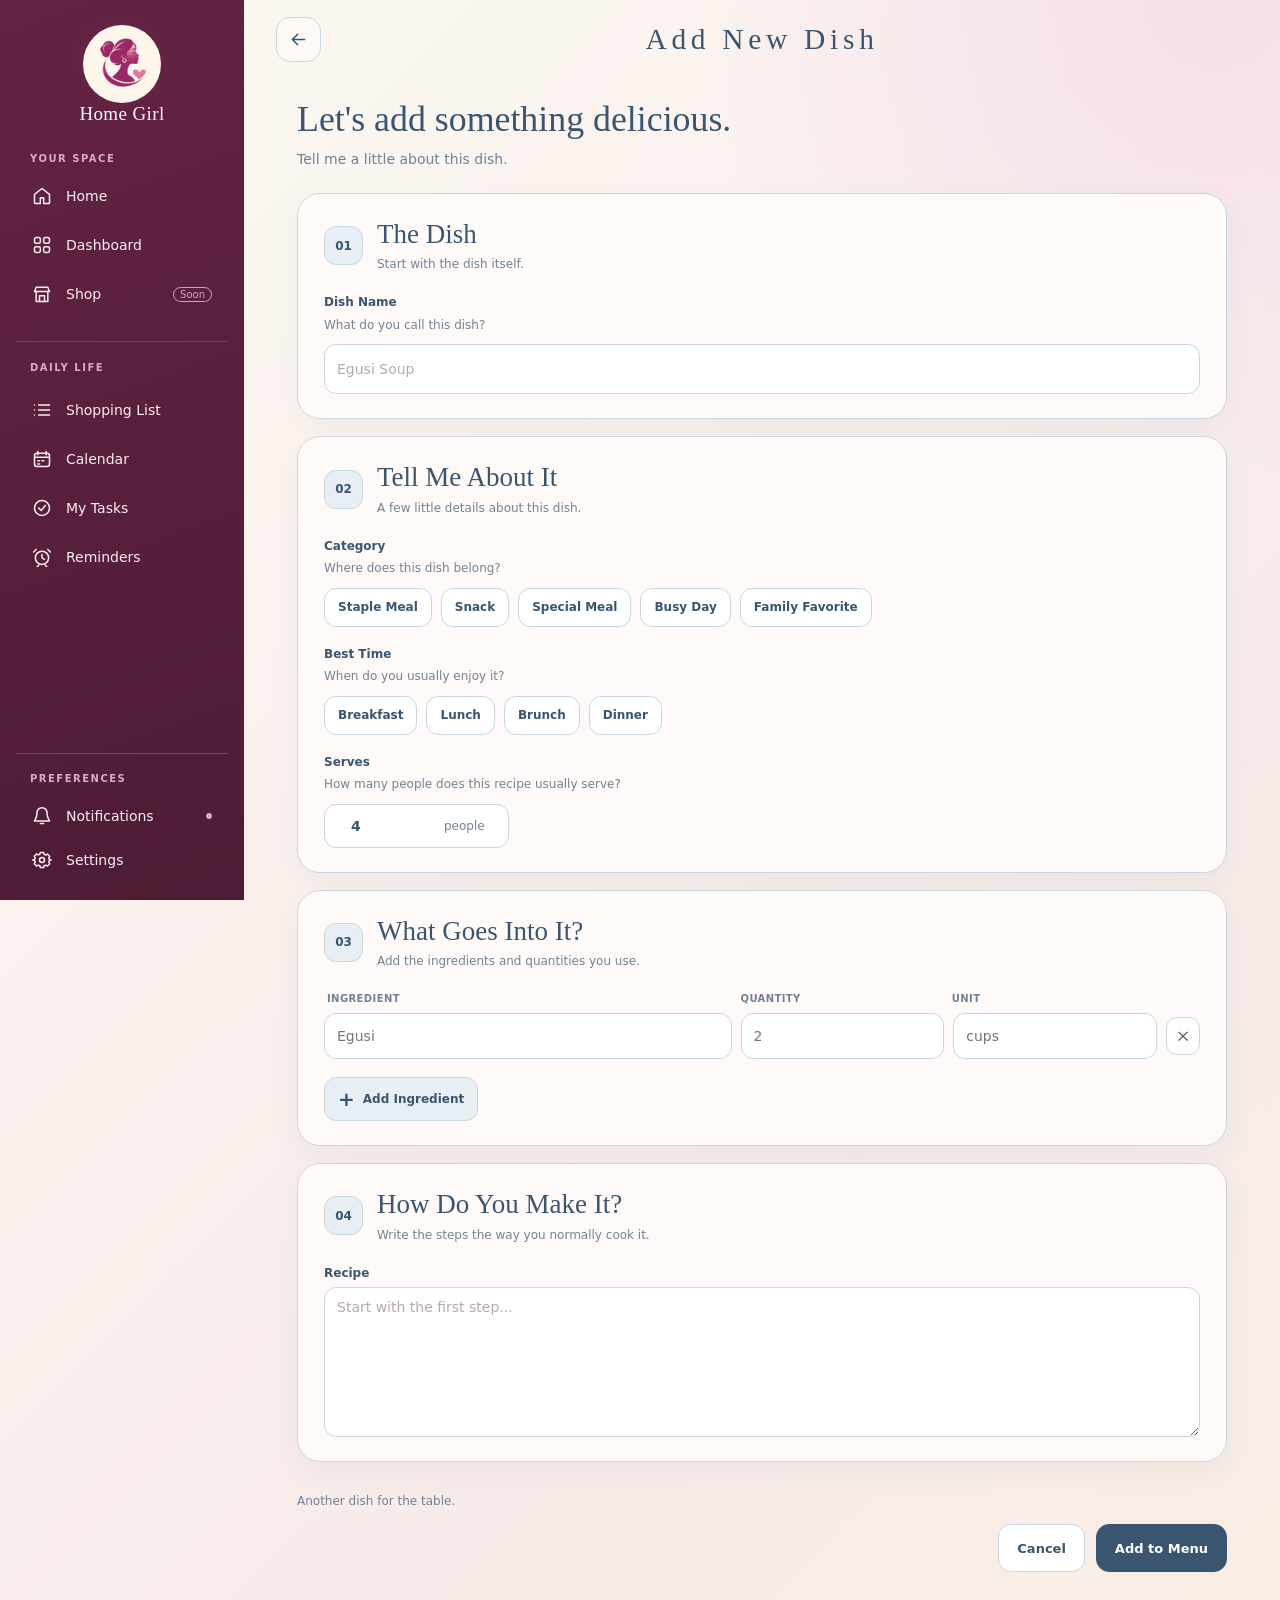
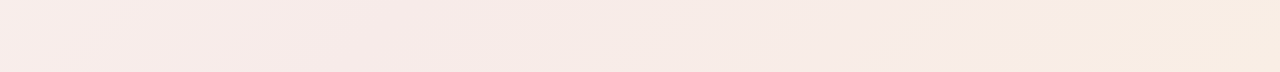
<file: nourishment/menu-form.html>
<!DOCTYPE html>
<html lang="en">
<head>
  <meta charset="UTF-8">
  <meta name="viewport" content="width=device-width, initial-scale=1.0">

  <title>Add New Dish | Home Girl</title>
<meta name="theme-color" content="#526c8a">

  <link rel="stylesheet" href="menu-form.css">
<link rel="stylesheet" href="cook-ahead.css">

  <link rel="preconnect" href="https://fonts.googleapis.com">
  <link rel="preconnect" href="https://fonts.gstatic.com" crossorigin>
  <link href="https://fonts.googleapis.com/css2?family=Allura&family=DM+Serif+Display:ital@0;1&display=swap" rel="stylesheet">
<link rel="stylesheet" href="homegirl-integration.css?v=hg-nourishment-001">
<link rel="stylesheet" href="hg-sidebar.css?v=hg-nour-006">
<link rel="stylesheet" href="menu-form-refined.css?v=hg-menu-form-003">
</head>

<body data-hg-section="form" >
<svg class="svg-defs" xmlns="http://www.w3.org/2000/svg" aria-hidden="true">
<symbol id="i-home" viewBox="0 0 24 24"><path d="m3 10 9-7 9 7v10a1 1 0 0 1-1 1h-6v-7h-4v7H4a1 1 0 0 1-1-1z"/></symbol>
<symbol id="i-grid" viewBox="0 0 24 24"><rect x="3" y="3" width="7" height="7" rx="2"/><rect x="14" y="3" width="7" height="7" rx="2"/><rect x="3" y="14" width="7" height="7" rx="2"/><rect x="14" y="14" width="7" height="7" rx="2"/></symbol>
<symbol id="i-store" viewBox="0 0 24 24"><path d="M3 9h18l-2-5H5zM5 9v12h14V9M9 21v-7h6v7"/></symbol>
<symbol id="i-list" viewBox="0 0 24 24"><path d="M8 6h13M8 12h13M8 18h13M3 6h.01M3 12h.01M3 18h.01"/></symbol>
<symbol id="i-calendar" viewBox="0 0 24 24"><rect x="3" y="5" width="18" height="16" rx="3"/><path d="M7 3v4M17 3v4M3 10h18M7 14h2M12 14h2M7 18h2"/></symbol>
<symbol id="i-check" viewBox="0 0 24 24"><circle cx="12" cy="12" r="9"/><path d="m8 12 3 3 5-6"/></symbol>
<symbol id="i-alarm" viewBox="0 0 24 24"><circle cx="12" cy="13" r="8"/><path d="M12 9v4l3 2M5 3 2 6M19 3l3 3M8 22l-2 2M16 22l2 2"/></symbol>
<symbol id="i-bell" viewBox="0 0 24 24"><path d="M18 8a6 6 0 0 0-12 0c0 8-3 8-3 10h18c0-2-3-2-3-10M10 21h4"/></symbol>
<symbol id="i-settings" viewBox="0 0 24 24"><path d="M10 3h4l.6 2.3 1.8.8 2.1-1.2 2.8 2.8-1.2 2.1.8 1.8L23 12l-2.1.6-.8 1.8 1.2 2.1-2.8 2.8-2.1-1.2-1.8.8L14 21h-4l-.6-2.1-1.8-.8-2.1 1.2-2.8-2.8 1.2-2.1-.8-1.8L1 12l2.1-.6.8-1.8-1.2-2.1 2.8-2.8 2.1 1.2 1.8-.8z"/><circle cx="12" cy="12" r="3"/></symbol>
<symbol id="i-chevron" viewBox="0 0 24 24"><path d="m9 5 7 7-7 7"/></symbol>
<symbol id="i-chef" viewBox="0 0 24 24"><path d="M6 14a5 5 0 0 1-1-10 5 5 0 0 1 7-1 5 5 0 0 1 7 1 5 5 0 0 1-1 10v6H6zM6 16h12"/></symbol>
<symbol id="i-heart" viewBox="0 0 24 24"><path d="M20 5a5 5 0 0 0-7 0l-1 1-1-1a5 5 0 0 0-7 7l8 9 8-9a5 5 0 0 0 0-7z"/></symbol>
<symbol id="i-lotus" viewBox="0 0 24 24"><path d="M12 20c-3-3-5-6-5-9 0-3 2-6 5-8 3 2 5 5 5 8 0 3-2 6-5 9zM12 20c-5 0-9-3-10-9 4 0 7 2 10 9zM12 20c5 0 9-3 10-9-4 0-7 2-10 9z"/></symbol>
<symbol id="i-tools" viewBox="0 0 24 24"><path d="m4 20 9-9M14 4a6 6 0 0 0 6 6l-5 5-6-6 5-5zM3 17l4 4M4 4l6 6"/></symbol>
<symbol id="i-coins" viewBox="0 0 24 24"><ellipse cx="12" cy="6" rx="8" ry="3"/><path d="M4 6v5c0 2 16 2 16 0V6M4 11v5c0 2 16 2 16 0v-5M4 16v3c0 3 16 3 16 0v-3"/></symbol>
<symbol id="i-spark" viewBox="0 0 24 24"><path d="m12 2 2.5 7.5L22 12l-7.5 2.5L12 22l-2.5-7.5L2 12l7.5-2.5z"/></symbol>
<symbol id="i-sun" viewBox="0 0 24 24"><circle cx="12" cy="12" r="4"/><path d="M12 2v3M12 19v3M2 12h3M19 12h3M5 5l2 2M17 17l2 2M5 19l2-2M17 7l2-2"/></symbol>
<symbol id="i-arrow" viewBox="0 0 24 24"><path d="m5 12 14 0M13 6l6 6-6 6"/></symbol>
<symbol id="i-back" viewBox="0 0 24 24"><path d="m15 5-7 7 7 7"/></symbol>
</svg>
<aside class="sidebar" id="desktop-sidebar" aria-label="Main navigation">
 <button class="sidebar-edge-toggle" id="sidebar-edge-toggle" type="button" aria-label="Collapse sidebar" aria-controls="desktop-sidebar" aria-expanded="true" title="Collapse sidebar"><svg><use href="#i-chevron"/></svg></button>
 <div class="sidebar-scroll">
 <div class="sidebar-brand"><img src="../assets/home-girl-logo.png" alt="Home Girl logo"><span class="sidebar-brand-title">Home Girl</span></div>
 <div class="sidebar-section-label">YOUR SPACE</div>
 <nav class="side-links">
  <a class="nav-item" href="../index.html"><svg><use href="#i-home"/></svg><span class="nav-text">Home</span></a>
  <a class="nav-item" href="../index.html?view=dashboard"><svg><use href="#i-grid"/></svg><span class="nav-text">Dashboard</span></a>
  <a class="nav-item" href="../index.html?view=shop"><svg><use href="#i-store"/></svg><span class="nav-text">Shop</span> <span class="soon nav-text">Soon</span></a>
  <div class="sidebar-section-label secondary-label">DAILY LIFE</div>
  <a class="nav-item" href="../index.html?view=shopping"><svg><use href="#i-list"/></svg><span class="nav-text">Shopping List</span></a>
  <a class="nav-item" href="../index.html?view=calendar"><svg><use href="#i-calendar"/></svg><span class="nav-text">Calendar</span></a>
  <a class="nav-item" href="../index.html?view=tasks"><svg><use href="#i-check"/></svg><span class="nav-text">My Tasks</span></a>
  <a class="nav-item" href="../index.html?view=reminders"><svg><use href="#i-alarm"/></svg><span class="nav-text">Reminders</span></a>
 </nav>
 <div class="sidebar-foot"><div class="sidebar-section-label">PREFERENCES</div><a class="nav-item" href="../index.html?view=notifications"><svg><use href="#i-bell"/></svg><span class="nav-text">Notifications</span> <span class="tiny-dot"></span></a><a class="nav-item" href="../index.html?view=settings"><svg><use href="#i-settings"/></svg><span class="nav-text">Settings</span></a></div>
 </div>
</aside><header class="hg-mobile-shell" aria-label="Home Girl mobile header">
  <a class="hg-mobile-brand" href="../index.html" aria-label="Home Girl Home"><img src="../assets/home-girl-logo.png" alt="Home Girl logo"></a>
  <div class="hg-mobile-header-actions">
    <a class="hg-mobile-action" href="../index.html?view=notifications" aria-label="Notifications"><svg aria-hidden="true"><use href="#i-bell"/></svg></a>
    <a class="hg-mobile-action" href="../index.html?view=settings" aria-label="Settings"><svg aria-hidden="true"><use href="#i-settings"/></svg></a>
  </div>
</header>
<p class="hg-mobile-system-kicker">NOURISHMENT OS</p>

  <!-- Background atmosphere -->
  <div class="ambient ambient-one">❧</div>
  <div class="ambient ambient-two">✦</div>
  <div class="ambient ambient-three">—</div>


<header class="app-header">
<nav class="header-side" aria-label="Page navigation">
<a class="icon-button menu-form-back" href="the-menu.html" aria-label="Back to The Menu" title="Back to The Menu"><svg viewBox="0 0 24 24" aria-hidden="true"><path d="M19 12H5m6-6-6 6 6 6"/></svg></a>
</nav>
<h1 class="header-title">Add New Dish</h1>
<nav class="header-side right" aria-label="Page actions"></nav>
</header>
  <main>

    <!-- Introduction -->
    <section class="form-intro">

      <div class="intro-ornament">
        <span></span>
        <b>✦</b>
        <span></span>
      </div>

      <h1>Let's add something delicious.</h1>

      <p>Tell me a little about this dish.</p>

    </section>


    <!-- Form -->
    <form id="dish-form">


      <!-- ==========================
           SECTION 1 — THE DISH
      =========================== -->

      <section class="form-section">

        <div class="section-heading">
          <span class="section-number">01</span>

          <div>
            <h2>The Dish</h2>
            <p>Start with the dish itself.</p>
          </div>
        </div>


        <!-- Dish name -->
        <div class="field">

          <label for="dish-name">Dish Name</label>

          <span class="field-hint">
            What do you call this dish?
          </span>

          <input
            type="text"
            id="dish-name"
            name="dishName"
            placeholder="Egusi Soup"
            autocomplete="off"
          >

        </div>

      </section>


      <!-- ==========================
           SECTION 2 — ABOUT IT
      =========================== -->

      <section class="form-section">

        <div class="section-heading">

          <span class="section-number">02</span>

          <div>
            <h2>Tell Me About It</h2>
            <p>A few little details about this dish.</p>
          </div>

        </div>


        <!-- Category -->
        <div class="field">

          <label>Category</label>

          <span class="field-hint">
            Where does this dish belong?
          </span>

          <div class="choice-group" id="category-group">

            <button type="button" class="choice" data-value="Staple Meal">
              Staple Meal
            </button>

            <button type="button" class="choice" data-value="Snack">
              Snack
            </button>

            <button type="button" class="choice" data-value="Special Meal">
              Special Meal
            </button>

            <button type="button" class="choice" data-value="Busy Day">
              Busy Day
            </button>

            <button type="button" class="choice" data-value="Family Favorite">
              Family Favorite
            </button>

          </div>

          <input type="hidden" id="category" name="category">

        </div>


        <!-- Best time -->
        <div class="field">

          <label>Best Time</label>

          <span class="field-hint">
            When do you usually enjoy it?
          </span>

          <div class="choice-group" id="time-group">

            <button type="button" class="choice" data-value="Breakfast">
              Breakfast
            </button>

            <button type="button" class="choice" data-value="Lunch">
              Lunch
            </button>

            <button type="button" class="choice" data-value="Brunch">
              Brunch
            </button>

            <button type="button" class="choice" data-value="Dinner">
              Dinner
            </button>

          </div>

          <input type="hidden" id="best-time" name="bestTime">

        </div>


        <!-- Servings -->
        <div class="field servings-field">

          <label for="servings">Serves</label>

          <span class="field-hint">
            How many people does this recipe usually serve?
          </span>

          <div class="number-wrap">

            <input
              type="number"
              id="servings"
              name="servings"
              value="4"
              min="1"
            >

            <span>people</span>

          </div>

        </div>

      </section>


      <!-- ==========================
           SECTION 3 — INGREDIENTS
      =========================== -->

      <section class="form-section">

        <div class="section-heading">

          <span class="section-number">03</span>

          <div>
            <h2>What Goes Into It?</h2>
            <p>Add the ingredients and quantities you use.</p>
          </div>

        </div>


        <div class="ingredients-box">

          <div class="ingredient-header">
            <span>Ingredient</span>
            <span>Quantity</span>
            <span>Unit</span>
            <span></span>
          </div>


          <div id="ingredients-list">

            <!-- First ingredient -->
            <div class="ingredient-row">

              <input
                type="text"
                class="ingredient-name"
                placeholder="Egusi"
              >

              <input
                type="text"
                class="ingredient-quantity"
                placeholder="2"
              >

              <input
                type="text"
                class="ingredient-unit"
                placeholder="cups"
              >

              <button
                type="button"
                class="remove-ingredient"
                aria-label="Remove ingredient"
              >
                ×
              </button>

            </div>

          </div>


          <button
            type="button"
            id="add-ingredient"
            class="add-ingredient"
          >
            <span>+</span>
            Add Ingredient
          </button>

        </div>

      </section>


      <!-- ==========================
           SECTION 4 — RECIPE
      =========================== -->

      <section class="form-section">

        <div class="section-heading">

          <span class="section-number">04</span>

          <div>
            <h2>How Do You Make It?</h2>
            <p>Write the steps the way you normally cook it.</p>
          </div>

        </div>


        <div class="field">

          <label for="recipe">Recipe</label>

          <textarea
            id="recipe"
            name="recipe"
            placeholder="Start with the first step..."
          ></textarea>

        </div>

      </section>


      <!-- ==========================
           SAVE
      =========================== -->

      <section class="save-section">

        <div class="save-ornament">
          <span></span>
          <b>✦</b>
          <span></span>
        </div>

        <p>Another dish for the table.</p>

        <div class="form-actions">

          <button
            type="button"
            class="cancel-button"
            id="cancel-button"
          >
            Cancel
          </button>

          <button
            type="submit"
            class="save-button"
          >
            Add to Menu
          </button>

        </div>

      </section>


    </form>

  </main>


  <script src="dish-catalogue.js?v=hg-nour-002"></script>
  <script src="menu-form.js?v=hg-menu-form-004"></script>

<script src="hg-sidebar.js?v=hg-nour-002" defer></script>
<nav class="hg-mobile-bottom-nav" aria-label="Primary navigation">
  <a href="../index.html?view=dashboard"><svg aria-hidden="true"><use href="#i-grid"/></svg><span>Dashboard</span></a>
  <a class="selected" href="../index.html"><svg aria-hidden="true"><use href="#i-home"/></svg><span>Home</span></a>
  <a href="../index.html?view=shop"><svg aria-hidden="true"><use href="#i-store"/></svg><span>Shop</span></a>
</nav>
</body>
</html>
</file>
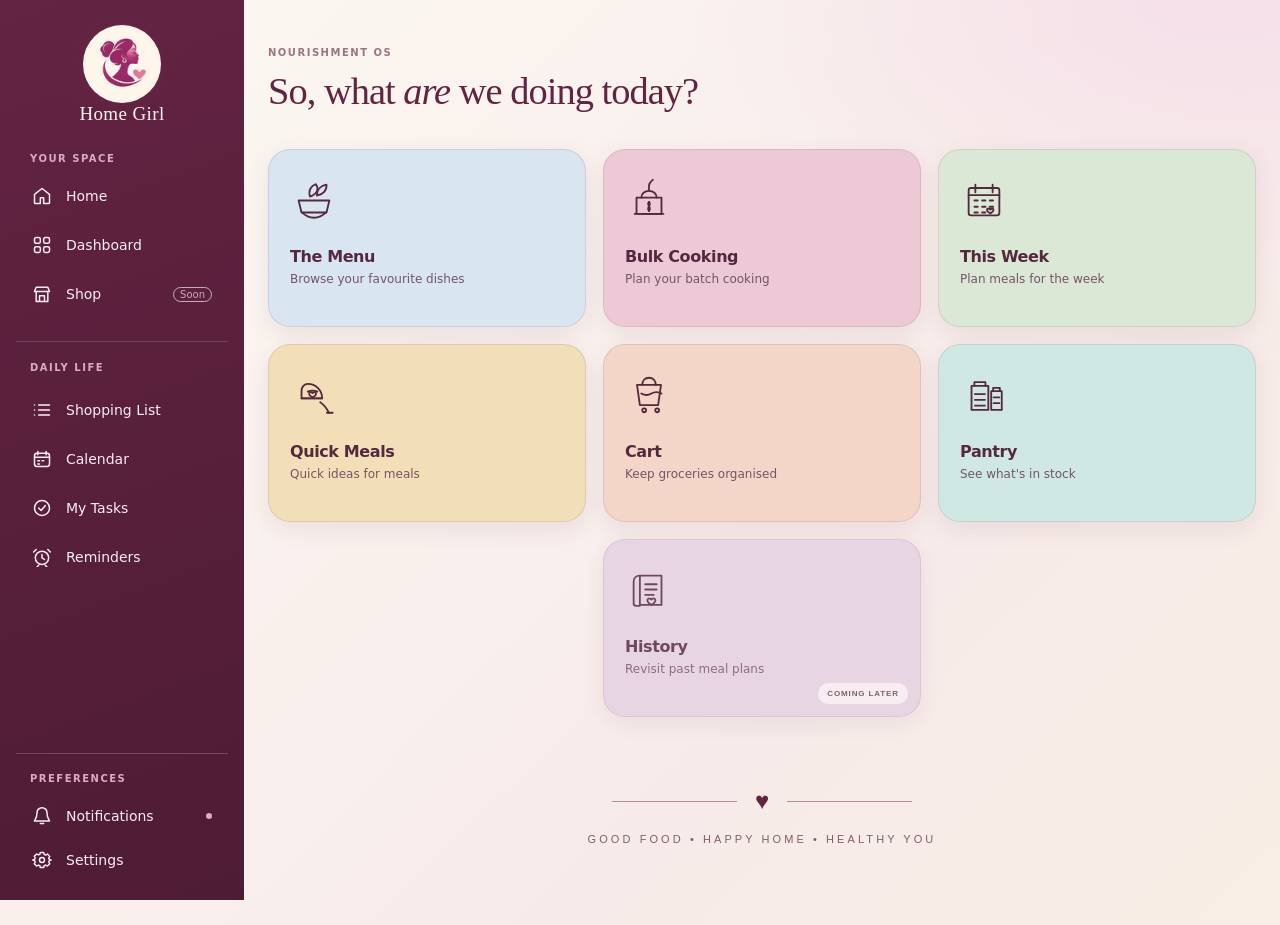
<file: nourishment/nourishment-os.html>
<!DOCTYPE html>
<html lang="en">
<head>
<meta charset="UTF-8">
<meta name="viewport" content="width=device-width, initial-scale=1.0">
<title>Nourishment OS · Home Girl</title>
<link rel="stylesheet" href="nourishment-os.css">
<link rel="stylesheet" href="homegirl-integration.css?v=hg-nourishment-001">
<link rel="stylesheet" href="hg-sidebar.css?v=hg-nour-007">
</head>

<body data-hg-section="landing" >
<svg class="svg-defs" xmlns="http://www.w3.org/2000/svg" aria-hidden="true">
<symbol id="i-home" viewBox="0 0 24 24"><path d="m3 10 9-7 9 7v10a1 1 0 0 1-1 1h-6v-7h-4v7H4a1 1 0 0 1-1-1z"/></symbol>
<symbol id="i-grid" viewBox="0 0 24 24"><rect x="3" y="3" width="7" height="7" rx="2"/><rect x="14" y="3" width="7" height="7" rx="2"/><rect x="3" y="14" width="7" height="7" rx="2"/><rect x="14" y="14" width="7" height="7" rx="2"/></symbol>
<symbol id="i-store" viewBox="0 0 24 24"><path d="M3 9h18l-2-5H5zM5 9v12h14V9M9 21v-7h6v7"/></symbol>
<symbol id="i-list" viewBox="0 0 24 24"><path d="M8 6h13M8 12h13M8 18h13M3 6h.01M3 12h.01M3 18h.01"/></symbol>
<symbol id="i-calendar" viewBox="0 0 24 24"><rect x="3" y="5" width="18" height="16" rx="3"/><path d="M7 3v4M17 3v4M3 10h18M7 14h2M12 14h2M7 18h2"/></symbol>
<symbol id="i-check" viewBox="0 0 24 24"><circle cx="12" cy="12" r="9"/><path d="m8 12 3 3 5-6"/></symbol>
<symbol id="i-alarm" viewBox="0 0 24 24"><circle cx="12" cy="13" r="8"/><path d="M12 9v4l3 2M5 3 2 6M19 3l3 3M8 22l-2 2M16 22l2 2"/></symbol>
<symbol id="i-bell" viewBox="0 0 24 24"><path d="M18 8a6 6 0 0 0-12 0c0 8-3 8-3 10h18c0-2-3-2-3-10M10 21h4"/></symbol>
<symbol id="i-settings" viewBox="0 0 24 24"><path d="M10 3h4l.6 2.3 1.8.8 2.1-1.2 2.8 2.8-1.2 2.1.8 1.8L23 12l-2.1.6-.8 1.8 1.2 2.1-2.8 2.8-2.1-1.2-1.8.8L14 21h-4l-.6-2.1-1.8-.8-2.1 1.2-2.8-2.8 1.2-2.1-.8-1.8L1 12l2.1-.6.8-1.8-1.2-2.1 2.8-2.8 2.1 1.2 1.8-.8z"/><circle cx="12" cy="12" r="3"/></symbol>
<symbol id="i-chevron" viewBox="0 0 24 24"><path d="m9 5 7 7-7 7"/></symbol>
<symbol id="i-chef" viewBox="0 0 24 24"><path d="M6 14a5 5 0 0 1-1-10 5 5 0 0 1 7-1 5 5 0 0 1 7 1 5 5 0 0 1-1 10v6H6zM6 16h12"/></symbol>
<symbol id="i-heart" viewBox="0 0 24 24"><path d="M20 5a5 5 0 0 0-7 0l-1 1-1-1a5 5 0 0 0-7 7l8 9 8-9a5 5 0 0 0 0-7z"/></symbol>
<symbol id="i-lotus" viewBox="0 0 24 24"><path d="M12 20c-3-3-5-6-5-9 0-3 2-6 5-8 3 2 5 5 5 8 0 3-2 6-5 9zM12 20c-5 0-9-3-10-9 4 0 7 2 10 9zM12 20c5 0 9-3 10-9-4 0-7 2-10 9z"/></symbol>
<symbol id="i-tools" viewBox="0 0 24 24"><path d="m4 20 9-9M14 4a6 6 0 0 0 6 6l-5 5-6-6 5-5zM3 17l4 4M4 4l6 6"/></symbol>
<symbol id="i-coins" viewBox="0 0 24 24"><ellipse cx="12" cy="6" rx="8" ry="3"/><path d="M4 6v5c0 2 16 2 16 0V6M4 11v5c0 2 16 2 16 0v-5M4 16v3c0 3 16 3 16 0v-3"/></symbol>
<symbol id="i-spark" viewBox="0 0 24 24"><path d="m12 2 2.5 7.5L22 12l-7.5 2.5L12 22l-2.5-7.5L2 12l7.5-2.5z"/></symbol>
<symbol id="i-sun" viewBox="0 0 24 24"><circle cx="12" cy="12" r="4"/><path d="M12 2v3M12 19v3M2 12h3M19 12h3M5 5l2 2M17 17l2 2M5 19l2-2M17 7l2-2"/></symbol>
<symbol id="i-arrow" viewBox="0 0 24 24"><path d="m5 12 14 0M13 6l6 6-6 6"/></symbol>
<symbol id="i-back" viewBox="0 0 24 24"><path d="m15 5-7 7 7 7"/></symbol>
</svg>
<aside class="sidebar" id="desktop-sidebar" aria-label="Main navigation">
 <button class="sidebar-edge-toggle" id="sidebar-edge-toggle" type="button" aria-label="Collapse sidebar" aria-controls="desktop-sidebar" aria-expanded="true" title="Collapse sidebar"><svg><use href="#i-chevron"/></svg></button>
 <div class="sidebar-scroll">
 <div class="sidebar-brand"><img src="../assets/home-girl-logo.png" alt="Home Girl logo"><span class="sidebar-brand-title">Home Girl</span></div>
 <div class="sidebar-section-label">YOUR SPACE</div>
 <nav class="side-links">
  <a class="nav-item" href="../index.html"><svg><use href="#i-home"/></svg><span class="nav-text">Home</span></a>
  <a class="nav-item" href="../index.html?view=dashboard"><svg><use href="#i-grid"/></svg><span class="nav-text">Dashboard</span></a>
  <a class="nav-item" href="../index.html?view=shop"><svg><use href="#i-store"/></svg><span class="nav-text">Shop</span> <span class="soon nav-text">Soon</span></a>
  <div class="sidebar-section-label secondary-label">DAILY LIFE</div>
  <a class="nav-item" href="../index.html?view=shopping"><svg><use href="#i-list"/></svg><span class="nav-text">Shopping List</span></a>
  <a class="nav-item" href="../index.html?view=calendar"><svg><use href="#i-calendar"/></svg><span class="nav-text">Calendar</span></a>
  <a class="nav-item" href="../index.html?view=tasks"><svg><use href="#i-check"/></svg><span class="nav-text">My Tasks</span></a>
  <a class="nav-item" href="../index.html?view=reminders"><svg><use href="#i-alarm"/></svg><span class="nav-text">Reminders</span></a>
 </nav>
 <div class="sidebar-foot"><div class="sidebar-section-label">PREFERENCES</div><a class="nav-item" href="../index.html?view=notifications"><svg><use href="#i-bell"/></svg><span class="nav-text">Notifications</span> <span class="tiny-dot"></span></a><a class="nav-item" href="../index.html?view=settings"><svg><use href="#i-settings"/></svg><span class="nav-text">Settings</span></a></div>
 </div>
</aside><header class="hg-mobile-shell" aria-label="Home Girl mobile header">
  <a class="hg-mobile-brand" href="../index.html" aria-label="Home Girl Home"><img src="../assets/home-girl-logo.png" alt="Home Girl logo"></a>
  <div class="hg-mobile-header-actions">
    <a class="hg-mobile-action" href="../index.html?view=notifications" aria-label="Notifications"><svg aria-hidden="true"><use href="#i-bell"/></svg></a>
    <a class="hg-mobile-action" href="../index.html?view=settings" aria-label="Settings"><svg aria-hidden="true"><use href="#i-settings"/></svg></a>
  </div>
</header>
<p class="hg-mobile-system-kicker">NOURISHMENT OS</p>

<header class="site-header">
  <a href="../index.html" class="brand">Home Girl <span>♥</span></a>

  <nav>
    <a href="../index.html">Home</a>
    <i>|</i>
    <a href="#" class="active">Nourishment OS</a>
    <i>|</i>
    <a href="../index.html">Home Girl</a>
  </nav>

  <button class="menu-button" aria-label="Menu">
    <b></b>
    <b></b>
    <b></b>
  </button>
</header>

<main>

  <section class="intro">
    <p class="hg-desktop-system-kicker">NOURISHMENT OS</p>
    <div class="ornament">
      <span></span>
      <span class="leaf">♧</span>
      <span></span>
    </div>

    <h1>So, what <em>are</em> we doing today?</h1>
  </section>


  <section class="system-grid">

    <!-- THE MENU -->
    <a class="card menu" href="the-menu.html">
      <div class="icon">
        <svg viewBox="0 0 100 100" aria-hidden="true">
          <path d="M18 51h64l-6 25H24z"/>
          <path d="M25 76c8 8 18 11 25 11s17-3 25-11"/>
          <path d="M42 43c-5-12 2-23 12-26 7 10 3 20-12 26Z"/>
          <path d="M56 41c0-13 9-21 20-23 1 12-7 21-20 23Z"/>
        </svg>
      </div>
      <strong>The Menu</strong>
      <span class="hg-card-subtitle">Browse your favourite dishes</span>
    </a>


    <!-- BULK COOKING -->
    <a class="card cook" href="cook-ahead.html">
      <div class="icon">
        <svg viewBox="0 0 100 100" aria-hidden="true">
          <path d="M24 45h52v34H24z"/>
          <path d="M20 79h60"/>
          <path d="M34 45c0-8 7-14 16-14s16 6 16 14"/>
          <path d="M50 31V20c0-6 5-9 8-12"/>
          <path d="M50 54c-7 7 7 10 0 19"/>
          <path d="M50 54c7 7-7 10 0 19"/>
        </svg>
      </div>
      <strong>Bulk Cooking</strong>
      <span class="hg-card-subtitle">Plan your batch cooking</span>
    </a>


    <!-- THIS WEEK -->
    <a class="card week" href="this-week.html">
      <div class="icon">
        <svg viewBox="0 0 100 100" aria-hidden="true">
          <rect x="18" y="25" width="64" height="57" rx="5"/>
          <path d="M18 40h64M32 18v16M68 18v16"/>
          <path d="M30 51h7M46 51h7M62 51h7M30 64h7M46 64h7M62 64h7M30 76h7M46 76h7"/>
          <path d="M63 70c-5-6-12 1 0 8 12-7 5-14 0-8Z"/>
        </svg>
      </div>
      <strong>This Week</strong>
      <span class="hg-card-subtitle">Plan meals for the week</span>
    </a>


    <!-- QUICK MEALS -->
    <a class="card maker" href="quick-meals.html">
      <div class="icon">
        <svg viewBox="0 0 100 100" aria-hidden="true">
          <path d="M24 57h43c0-17-13-30-30-30-7 0-13 6-13 14v16Z"/>
          <path d="M24 57h43"/>
          <path d="M37 43c7-3 13-3 20 0"/>
          <path d="M63 65c8 5 13 12 18 22"/>
          <path d="M77 87h12"/>
          <path d="M47 46c-5-6-13 2 0 9 13-7 5-15 0-9Z"/>
        </svg>
      </div>
      <strong>Quick Meals</strong>
      <span class="hg-card-subtitle">Quick ideas for meals</span>
    </a>


    <!-- CART -->
    <a class="card shopping" href="cart.html">
      <div class="icon">
        <svg viewBox="0 0 100 100" aria-hidden="true">
          <path d="M25 29h50l-6 42H31z"/>
          <path d="M36 29c0-9 6-15 14-15s14 6 14 15"/>
          <circle cx="40" cy="82" r="4"/>
          <circle cx="67" cy="82" r="4"/>
          <path d="M34 47c7 4 14 4 21 0s14-4 21 0"/>
        </svg>
      </div>
      <strong>Cart</strong>
      <span class="hg-card-subtitle">Keep groceries organised</span>
    </a>


    <!-- PANTRY -->
    <a class="card pantry" href="pantry.html">
      <div class="icon">
        <svg viewBox="0 0 100 100" aria-hidden="true">
          <path d="M24 31h35v50H24z"/>
          <path d="M30 31v-8h23v8M65 42h22v39H65zM69 42v-7h14v7"/>
          <path d="M31 48h21M31 60h21M31 72h21M70 55h12M70 67h12"/>
        </svg>
      </div>
      <strong>Pantry</strong>
      <span class="hg-card-subtitle">See what's in stock</span>
    </a>


    <!-- HISTORY -->
    <a class="card history hg-pending" href="#" aria-disabled="true" onclick="event.preventDefault()">
      <div class="icon">
        <svg viewBox="0 0 100 100" aria-hidden="true">
          <path d="M31 20h45v61H31z"/>
          <path d="M31 20c-8 0-13 6-13 13v45c0 3 3 5 6 5h7"/>
          <path d="M42 38h24M42 49h24M42 60h18"/>
          <path d="M55 70c-6-7-15 2 0 11 15-9 6-18 0-11Z"/>
        </svg>
      </div>
      <strong>History</strong>
      <span class="hg-card-subtitle">Revisit past meal plans</span>
    </a>

  </section>


  <footer>
    <div>
      <span></span>
      <b>♥</b>
      <span></span>
    </div>

    <p>GOOD FOOD • HAPPY HOME • HEALTHY YOU</p>
  </footer>

</main>

<script src="hg-sidebar.js?v=hg-nour-002" defer></script>
<nav class="hg-mobile-bottom-nav" aria-label="Primary navigation">
  <a href="../index.html?view=dashboard"><svg aria-hidden="true"><use href="#i-grid"/></svg><span>Dashboard</span></a>
  <a class="selected" href="../index.html"><svg aria-hidden="true"><use href="#i-home"/></svg><span>Home</span></a>
  <a href="../index.html?view=shop"><svg aria-hidden="true"><use href="#i-store"/></svg><span>Shop</span></a>
</nav>
</body>
</html>
</file>
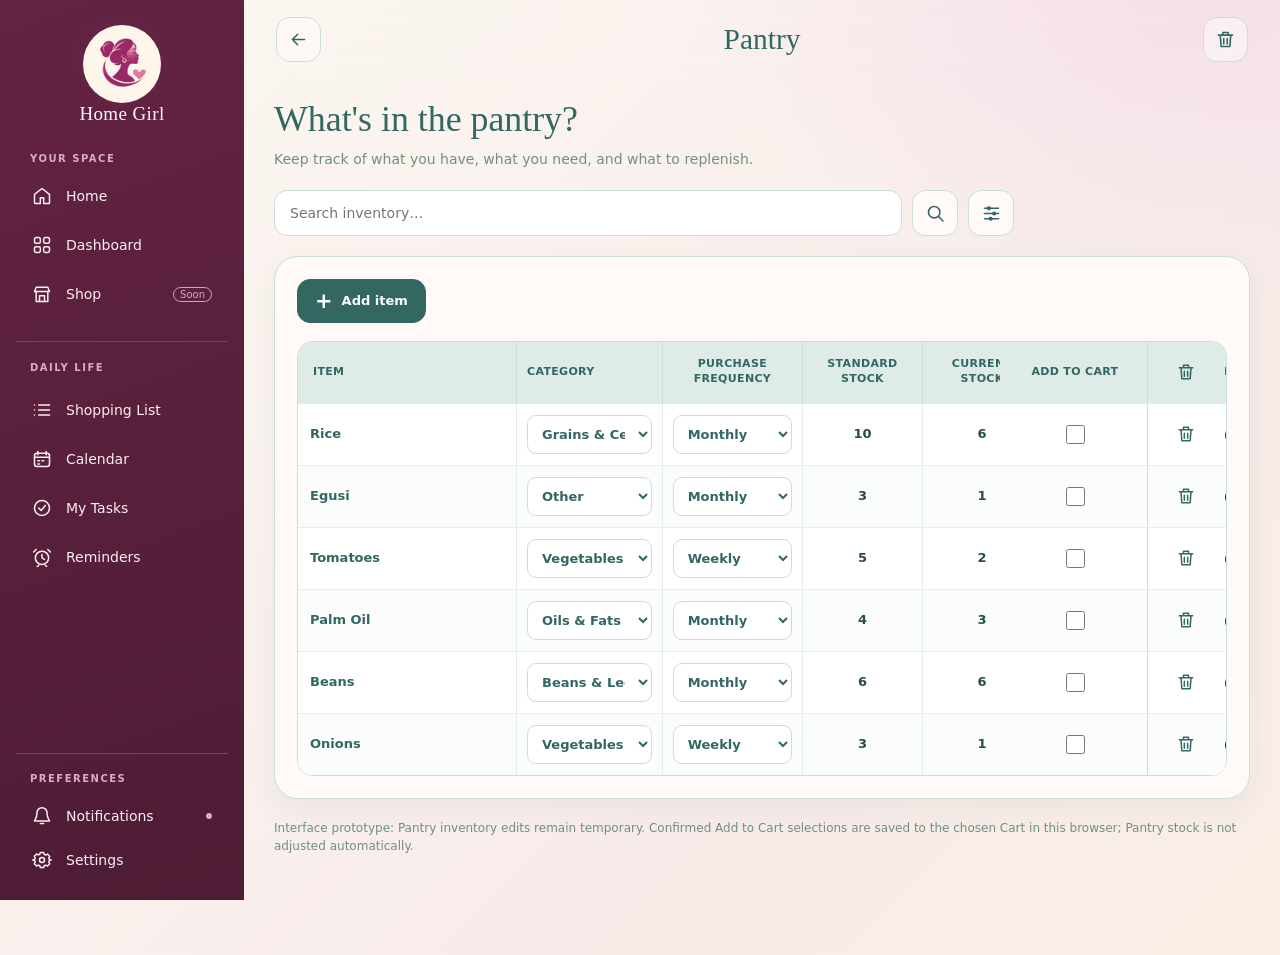
<file: nourishment/pantry.html>
<!DOCTYPE html>
<html lang="en">
<head>
<meta charset="UTF-8">
<meta name="viewport" content="width=device-width, initial-scale=1.0">
<meta name="theme-color" content="#4d8580">
<title>Pantry | Home Girl</title>
<link rel="stylesheet" href="cook-ahead.css">
<link rel="stylesheet" href="homegirl-integration.css?v=hg-nourishment-001">
<link rel="stylesheet" href="hg-sidebar.css?v=hg-nour-006">
<link rel="stylesheet" href="pantry.css?v=hg-pantry-006">
<script src="pantry.js?v=hg-nour-atc-001" defer></script>
<script src="hg-sidebar.js?v=hg-nour-002" defer></script>
<link rel="stylesheet" href="cart-destination.css?v=hg-cart-011">
</head>
<body data-hg-section="pantry">
<svg class="svg-defs" xmlns="http://www.w3.org/2000/svg" aria-hidden="true">
<symbol id="i-home" viewBox="0 0 24 24"><path d="m3 10 9-7 9 7v10a1 1 0 0 1-1 1h-6v-7h-4v7H4a1 1 0 0 1-1-1z"/></symbol>
<symbol id="i-grid" viewBox="0 0 24 24"><rect x="3" y="3" width="7" height="7" rx="2"/><rect x="14" y="3" width="7" height="7" rx="2"/><rect x="3" y="14" width="7" height="7" rx="2"/><rect x="14" y="14" width="7" height="7" rx="2"/></symbol>
<symbol id="i-store" viewBox="0 0 24 24"><path d="M3 9h18l-2-5H5zM5 9v12h14V9M9 21v-7h6v7"/></symbol>
<symbol id="i-list" viewBox="0 0 24 24"><path d="M8 6h13M8 12h13M8 18h13M3 6h.01M3 12h.01M3 18h.01"/></symbol>
<symbol id="i-calendar" viewBox="0 0 24 24"><rect x="3" y="5" width="18" height="16" rx="3"/><path d="M7 3v4M17 3v4M3 10h18M7 14h2M12 14h2M7 18h2"/></symbol>
<symbol id="i-check" viewBox="0 0 24 24"><circle cx="12" cy="12" r="9"/><path d="m8 12 3 3 5-6"/></symbol>
<symbol id="i-alarm" viewBox="0 0 24 24"><circle cx="12" cy="13" r="8"/><path d="M12 9v4l3 2M5 3 2 6M19 3l3 3M8 22l-2 2M16 22l2 2"/></symbol>
<symbol id="i-bell" viewBox="0 0 24 24"><path d="M18 8a6 6 0 0 0-12 0c0 8-3 8-3 10h18c0-2-3-2-3-10M10 21h4"/></symbol>
<symbol id="i-settings" viewBox="0 0 24 24"><path d="M10 3h4l.6 2.3 1.8.8 2.1-1.2 2.8 2.8-1.2 2.1.8 1.8L23 12l-2.1.6-.8 1.8 1.2 2.1-2.8 2.8-2.1-1.2-1.8.8L14 21h-4l-.6-2.1-1.8-.8-2.1 1.2-2.8-2.8 1.2-2.1-.8-1.8L1 12l2.1-.6.8-1.8-1.2-2.1 2.8-2.8 2.1 1.2 1.8-.8z"/><circle cx="12" cy="12" r="3"/></symbol>
<symbol id="i-chevron" viewBox="0 0 24 24"><path d="m9 5 7 7-7 7"/></symbol>
<symbol id="i-chef" viewBox="0 0 24 24"><path d="M6 14a5 5 0 0 1-1-10 5 5 0 0 1 7-1 5 5 0 0 1 7 1 5 5 0 0 1-1 10v6H6zM6 16h12"/></symbol>
<symbol id="i-heart" viewBox="0 0 24 24"><path d="M20 5a5 5 0 0 0-7 0l-1 1-1-1a5 5 0 0 0-7 7l8 9 8-9a5 5 0 0 0 0-7z"/></symbol>
<symbol id="i-lotus" viewBox="0 0 24 24"><path d="M12 20c-3-3-5-6-5-9 0-3 2-6 5-8 3 2 5 5 5 8 0 3-2 6-5 9zM12 20c-5 0-9-3-10-9 4 0 7 2 10 9zM12 20c5 0 9-3 10-9-4 0-7 2-10 9z"/></symbol>
<symbol id="i-tools" viewBox="0 0 24 24"><path d="m4 20 9-9M14 4a6 6 0 0 0 6 6l-5 5-6-6 5-5zM3 17l4 4M4 4l6 6"/></symbol>
<symbol id="i-coins" viewBox="0 0 24 24"><ellipse cx="12" cy="6" rx="8" ry="3"/><path d="M4 6v5c0 2 16 2 16 0V6M4 11v5c0 2 16 2 16 0v-5M4 16v3c0 3 16 3 16 0v-3"/></symbol>
<symbol id="i-spark" viewBox="0 0 24 24"><path d="m12 2 2.5 7.5L22 12l-7.5 2.5L12 22l-2.5-7.5L2 12l7.5-2.5z"/></symbol>
<symbol id="i-sun" viewBox="0 0 24 24"><circle cx="12" cy="12" r="4"/><path d="M12 2v3M12 19v3M2 12h3M19 12h3M5 5l2 2M17 17l2 2M5 19l2-2M17 7l2-2"/></symbol>
<symbol id="i-arrow" viewBox="0 0 24 24"><path d="m5 12 14 0M13 6l6 6-6 6"/></symbol>
<symbol id="i-back" viewBox="0 0 24 24"><path d="m15 5-7 7 7 7"/></symbol>
</svg>
<aside class="sidebar" id="desktop-sidebar" aria-label="Main navigation">
 <button class="sidebar-edge-toggle" id="sidebar-edge-toggle" type="button" aria-label="Collapse sidebar" aria-controls="desktop-sidebar" aria-expanded="true" title="Collapse sidebar"><svg><use href="#i-chevron"/></svg></button>
 <div class="sidebar-scroll">
 <div class="sidebar-brand"><img src="../assets/home-girl-logo.png" alt="Home Girl logo"><span class="sidebar-brand-title">Home Girl</span></div>
 <div class="sidebar-section-label">YOUR SPACE</div>
 <nav class="side-links">
  <a class="nav-item" href="../index.html"><svg><use href="#i-home"/></svg><span class="nav-text">Home</span></a>
  <a class="nav-item" href="../index.html?view=dashboard"><svg><use href="#i-grid"/></svg><span class="nav-text">Dashboard</span></a>
  <a class="nav-item" href="../index.html?view=shop"><svg><use href="#i-store"/></svg><span class="nav-text">Shop</span> <span class="soon nav-text">Soon</span></a>
  <div class="sidebar-section-label secondary-label">DAILY LIFE</div>
  <a class="nav-item" href="../index.html?view=shopping"><svg><use href="#i-list"/></svg><span class="nav-text">Shopping List</span></a>
  <a class="nav-item" href="../index.html?view=calendar"><svg><use href="#i-calendar"/></svg><span class="nav-text">Calendar</span></a>
  <a class="nav-item" href="../index.html?view=tasks"><svg><use href="#i-check"/></svg><span class="nav-text">My Tasks</span></a>
  <a class="nav-item" href="../index.html?view=reminders"><svg><use href="#i-alarm"/></svg><span class="nav-text">Reminders</span></a>
 </nav>
 <div class="sidebar-foot"><div class="sidebar-section-label">PREFERENCES</div><a class="nav-item" href="../index.html?view=notifications"><svg><use href="#i-bell"/></svg><span class="nav-text">Notifications</span> <span class="tiny-dot"></span></a><a class="nav-item" href="../index.html?view=settings"><svg><use href="#i-settings"/></svg><span class="nav-text">Settings</span></a></div>
 </div>
</aside><header class="hg-mobile-shell" aria-label="Home Girl mobile header">
  <a class="hg-mobile-brand" href="../index.html" aria-label="Home Girl Home"><img src="../assets/home-girl-logo.png" alt="Home Girl logo"></a>
  <div class="hg-mobile-header-actions">
    <a class="hg-mobile-action" href="../index.html?view=notifications" aria-label="Notifications"><svg aria-hidden="true"><use href="#i-bell"/></svg></a>
    <a class="hg-mobile-action" href="../index.html?view=settings" aria-label="Settings"><svg aria-hidden="true"><use href="#i-settings"/></svg></a>
  </div>
</header>
<p class="hg-mobile-system-kicker">NOURISHMENT OS</p>


<header class="app-header">
<nav class="header-side" aria-label="Pantry navigation">
<a class="icon-button pantry-back" href="nourishment-os.html" aria-label="Back to Nourishment OS" title="Back"><svg viewBox="0 0 24 24" aria-hidden="true"><path d="M19 12H5m6-6-6 6 6 6"/></svg></a>
</nav>
<h1 class="header-title">Pantry</h1>
<nav class="header-side right" aria-label="Pantry actions">
<button class="icon-button" id="pantryClear" type="button" aria-label="Clear pantry sample items" title="Clear pantry items"><svg viewBox="0 0 24 24" aria-hidden="true"><path d="M4 7h16M9 7V4h6v3M6 7l1 13h10l1-13M10 11v6M14 11v6"/></svg></button>
</nav>
</header>
<main class="main-content">
<section class="pantry-intro">
<h2>What's in the pantry?</h2>
<p>Keep track of what you have, what you need, and what to replenish.</p>
</section>
<section class="pantry-search" aria-label="Search and filter inventory">
<label class="sr-only" for="pantrySearchInput">Search pantry items</label>
<input id="pantrySearchInput" type="search" placeholder="Search inventory…" autocomplete="off">
<button id="pantrySearchButton" class="pantry-square" type="button" aria-label="Focus pantry search"><svg viewBox="0 0 24 24" aria-hidden="true"><circle cx="10.5" cy="10.5" r="6.5"/><path d="m15.5 15.5 5 5"/></svg></button>
<button id="pantryFilterButton" class="pantry-square" type="button" aria-label="Filter pantry" aria-controls="pantryFilterPanel" aria-expanded="false"><svg viewBox="0 0 24 24" aria-hidden="true"><path d="M4 6h16M4 12h16M4 18h16"/><circle cx="9" cy="6" r="1.5"/><circle cx="15" cy="12" r="1.5"/><circle cx="11" cy="18" r="1.5"/></svg></button>
<div class="pantry-filter-popover" id="pantryFilterPanel" hidden>
<label for="pantryCategoryFilter">Category</label>
<select id="pantryCategoryFilter"><option value="all">All categories</option></select>
<label for="pantryStockFilter">Stock</label>
<select id="pantryStockFilter"><option value="all">All items</option><option value="low">Needs replenishing</option><option value="in-stock">At or above standard</option><option value="cart">Marked for cart</option></select>
<button type="button" id="pantryClearFilters" class="pantry-text-button">Clear filters</button>
</div>
</section>
<section class="pantry-workspace" aria-label="Master Food Inventory">
<div class="pantry-toolbar">
<button id="pantryAddItem" class="pantry-primary" type="button"><span aria-hidden="true">+</span> Add item</button>

</div>
<div class="pantry-table-scroll" tabindex="0" aria-label="Scrollable pantry inventory table">
<table class="pantry-table">
<thead><tr>
<th scope="col" class="pantry-sticky-item">Item</th><th scope="col">Category</th><th scope="col">Purchase frequency</th><th scope="col">Standard stock</th><th scope="col">Current stock</th><th scope="col">Unit</th><th scope="col">Last purchase</th><th scope="col">Quantity needed</th><th scope="col">Purchase quantity</th><th scope="col">Supplier</th><th scope="col">Last updated</th><th scope="col" class="pantry-sticky-shopping">Add to cart</th><th scope="col" class="pantry-sticky-delete" aria-label="Delete item" title="Delete item"><svg viewBox="0 0 24 24" aria-hidden="true"><path d="M4 7h16M9 7V4h6v3M6 7l1 13h10l1-13M10 11v6M14 11v6"/></svg></th>
</tr></thead>
<tbody id="pantryRows"></tbody>
</table>
</div>
<p class="pantry-status" id="pantryStatus" role="status" aria-live="polite"></p>
</section>
<p class="pantry-disclaimer">Interface prototype: Pantry inventory edits remain temporary. Confirmed Add to Cart selections are saved to the chosen Cart in this browser; Pantry stock is not adjusted automatically.</p>
</main>
<nav class="hg-mobile-bottom-nav" aria-label="Primary navigation">
  <a href="../index.html?view=dashboard"><svg aria-hidden="true"><use href="#i-grid"/></svg><span>Dashboard</span></a>
  <a class="selected" href="../index.html"><svg aria-hidden="true"><use href="#i-home"/></svg><span>Home</span></a>
  <a href="../index.html?view=shop"><svg aria-hidden="true"><use href="#i-store"/></svg><span>Shop</span></a>
</nav>
<script src="cart-destination.js?v=hg-cart-011" defer></script>
</body>
</html>
</file>
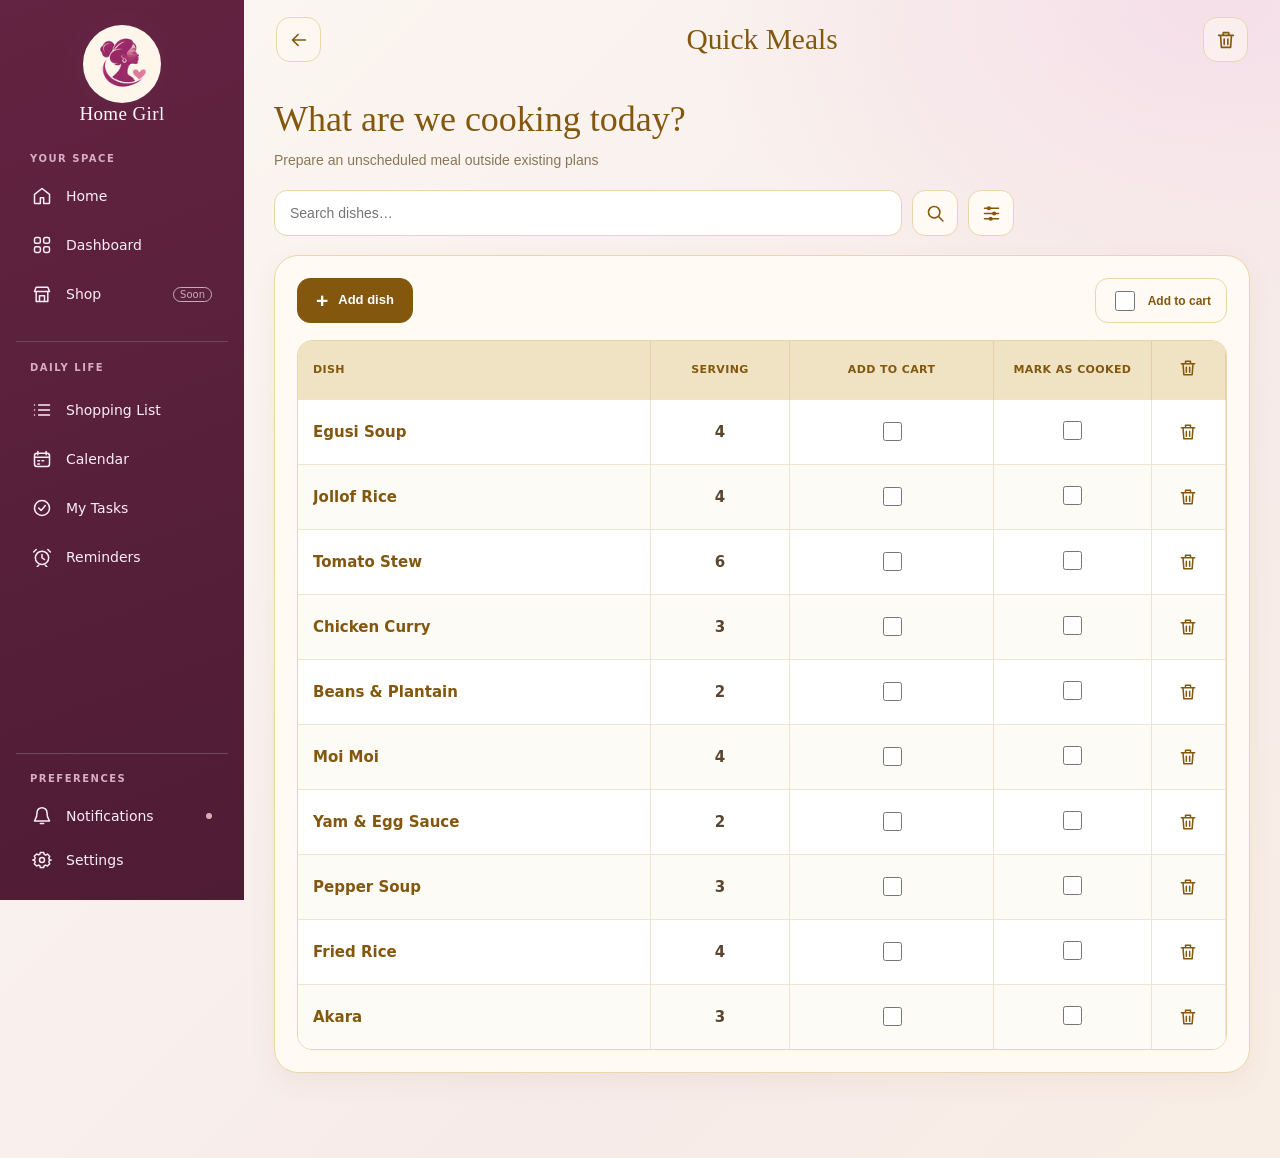
<file: nourishment/quick-meals.html>
<!DOCTYPE html>
<html lang="en">
<head>
<meta charset="UTF-8">
<meta name="viewport" content="width=device-width, initial-scale=1.0">
<meta name="theme-color" content="#b17b18">
<title>Quick Meals | Home Girl</title>
<link rel="stylesheet" href="cook-ahead.css">
<link rel="stylesheet" href="homegirl-integration.css?v=hg-nourishment-001">
<link rel="stylesheet" href="hg-sidebar.css?v=hg-nour-006">
<link rel="stylesheet" href="quick-meals.css?v=hg-quick-008">
<script src="dish-catalogue.js?v=hg-nour-002" defer></script>
<script src="quick-meals.js?v=hg-nour-atc-001" defer></script>
<script src="dish-picker.js?v=hg-nour-002" defer></script>
<script src="hg-sidebar.js?v=hg-nour-002" defer></script>
<link rel="stylesheet" href="cart-destination.css?v=hg-cart-011">
</head>
<body data-hg-section="quick">
<svg class="svg-defs" xmlns="http://www.w3.org/2000/svg" aria-hidden="true">
<symbol id="i-home" viewBox="0 0 24 24"><path d="m3 10 9-7 9 7v10a1 1 0 0 1-1 1h-6v-7h-4v7H4a1 1 0 0 1-1-1z"/></symbol>
<symbol id="i-grid" viewBox="0 0 24 24"><rect x="3" y="3" width="7" height="7" rx="2"/><rect x="14" y="3" width="7" height="7" rx="2"/><rect x="3" y="14" width="7" height="7" rx="2"/><rect x="14" y="14" width="7" height="7" rx="2"/></symbol>
<symbol id="i-store" viewBox="0 0 24 24"><path d="M3 9h18l-2-5H5zM5 9v12h14V9M9 21v-7h6v7"/></symbol>
<symbol id="i-list" viewBox="0 0 24 24"><path d="M8 6h13M8 12h13M8 18h13M3 6h.01M3 12h.01M3 18h.01"/></symbol>
<symbol id="i-calendar" viewBox="0 0 24 24"><rect x="3" y="5" width="18" height="16" rx="3"/><path d="M7 3v4M17 3v4M3 10h18M7 14h2M12 14h2M7 18h2"/></symbol>
<symbol id="i-check" viewBox="0 0 24 24"><circle cx="12" cy="12" r="9"/><path d="m8 12 3 3 5-6"/></symbol>
<symbol id="i-alarm" viewBox="0 0 24 24"><circle cx="12" cy="13" r="8"/><path d="M12 9v4l3 2M5 3 2 6M19 3l3 3M8 22l-2 2M16 22l2 2"/></symbol>
<symbol id="i-bell" viewBox="0 0 24 24"><path d="M18 8a6 6 0 0 0-12 0c0 8-3 8-3 10h18c0-2-3-2-3-10M10 21h4"/></symbol>
<symbol id="i-settings" viewBox="0 0 24 24"><path d="M10 3h4l.6 2.3 1.8.8 2.1-1.2 2.8 2.8-1.2 2.1.8 1.8L23 12l-2.1.6-.8 1.8 1.2 2.1-2.8 2.8-2.1-1.2-1.8.8L14 21h-4l-.6-2.1-1.8-.8-2.1 1.2-2.8-2.8 1.2-2.1-.8-1.8L1 12l2.1-.6.8-1.8-1.2-2.1 2.8-2.8 2.1 1.2 1.8-.8z"/><circle cx="12" cy="12" r="3"/></symbol>
<symbol id="i-chevron" viewBox="0 0 24 24"><path d="m9 5 7 7-7 7"/></symbol>
<symbol id="i-chef" viewBox="0 0 24 24"><path d="M6 14a5 5 0 0 1-1-10 5 5 0 0 1 7-1 5 5 0 0 1 7 1 5 5 0 0 1-1 10v6H6zM6 16h12"/></symbol>
<symbol id="i-heart" viewBox="0 0 24 24"><path d="M20 5a5 5 0 0 0-7 0l-1 1-1-1a5 5 0 0 0-7 7l8 9 8-9a5 5 0 0 0 0-7z"/></symbol>
<symbol id="i-lotus" viewBox="0 0 24 24"><path d="M12 20c-3-3-5-6-5-9 0-3 2-6 5-8 3 2 5 5 5 8 0 3-2 6-5 9zM12 20c-5 0-9-3-10-9 4 0 7 2 10 9zM12 20c5 0 9-3 10-9-4 0-7 2-10 9z"/></symbol>
<symbol id="i-tools" viewBox="0 0 24 24"><path d="m4 20 9-9M14 4a6 6 0 0 0 6 6l-5 5-6-6 5-5zM3 17l4 4M4 4l6 6"/></symbol>
<symbol id="i-coins" viewBox="0 0 24 24"><ellipse cx="12" cy="6" rx="8" ry="3"/><path d="M4 6v5c0 2 16 2 16 0V6M4 11v5c0 2 16 2 16 0v-5M4 16v3c0 3 16 3 16 0v-3"/></symbol>
<symbol id="i-spark" viewBox="0 0 24 24"><path d="m12 2 2.5 7.5L22 12l-7.5 2.5L12 22l-2.5-7.5L2 12l7.5-2.5z"/></symbol>
<symbol id="i-sun" viewBox="0 0 24 24"><circle cx="12" cy="12" r="4"/><path d="M12 2v3M12 19v3M2 12h3M19 12h3M5 5l2 2M17 17l2 2M5 19l2-2M17 7l2-2"/></symbol>
<symbol id="i-arrow" viewBox="0 0 24 24"><path d="m5 12 14 0M13 6l6 6-6 6"/></symbol>
<symbol id="i-back" viewBox="0 0 24 24"><path d="m15 5-7 7 7 7"/></symbol>
</svg>
<aside class="sidebar" id="desktop-sidebar" aria-label="Main navigation">
 <button class="sidebar-edge-toggle" id="sidebar-edge-toggle" type="button" aria-label="Collapse sidebar" aria-controls="desktop-sidebar" aria-expanded="true" title="Collapse sidebar"><svg><use href="#i-chevron"/></svg></button>
 <div class="sidebar-scroll">
 <div class="sidebar-brand"><img src="../assets/home-girl-logo.png" alt="Home Girl logo"><span class="sidebar-brand-title">Home Girl</span></div>
 <div class="sidebar-section-label">YOUR SPACE</div>
 <nav class="side-links">
  <a class="nav-item" href="../index.html"><svg><use href="#i-home"/></svg><span class="nav-text">Home</span></a>
  <a class="nav-item" href="../index.html?view=dashboard"><svg><use href="#i-grid"/></svg><span class="nav-text">Dashboard</span></a>
  <a class="nav-item" href="../index.html?view=shop"><svg><use href="#i-store"/></svg><span class="nav-text">Shop</span> <span class="soon nav-text">Soon</span></a>
  <div class="sidebar-section-label secondary-label">DAILY LIFE</div>
  <a class="nav-item" href="../index.html?view=shopping"><svg><use href="#i-list"/></svg><span class="nav-text">Shopping List</span></a>
  <a class="nav-item" href="../index.html?view=calendar"><svg><use href="#i-calendar"/></svg><span class="nav-text">Calendar</span></a>
  <a class="nav-item" href="../index.html?view=tasks"><svg><use href="#i-check"/></svg><span class="nav-text">My Tasks</span></a>
  <a class="nav-item" href="../index.html?view=reminders"><svg><use href="#i-alarm"/></svg><span class="nav-text">Reminders</span></a>
 </nav>
 <div class="sidebar-foot"><div class="sidebar-section-label">PREFERENCES</div><a class="nav-item" href="../index.html?view=notifications"><svg><use href="#i-bell"/></svg><span class="nav-text">Notifications</span> <span class="tiny-dot"></span></a><a class="nav-item" href="../index.html?view=settings"><svg><use href="#i-settings"/></svg><span class="nav-text">Settings</span></a></div>
 </div>
</aside><header class="hg-mobile-shell" aria-label="Home Girl mobile header">
  <a class="hg-mobile-brand" href="../index.html" aria-label="Home Girl Home"><img src="../assets/home-girl-logo.png" alt="Home Girl logo"></a>
  <div class="hg-mobile-header-actions">
    <a class="hg-mobile-action" href="../index.html?view=notifications" aria-label="Notifications"><svg aria-hidden="true"><use href="#i-bell"/></svg></a>
    <a class="hg-mobile-action" href="../index.html?view=settings" aria-label="Settings"><svg aria-hidden="true"><use href="#i-settings"/></svg></a>
  </div>
</header>
<p class="hg-mobile-system-kicker">NOURISHMENT OS</p>

<header class="app-header">
<nav class="header-side" aria-label="Page navigation">
<a class="icon-button quick-back" href="nourishment-os.html" aria-label="Back to Nourishment OS"><svg viewBox="0 0 24 24" aria-hidden="true"><path d="M19 12H5m6-6-6 6 6 6"/></svg></a>
</nav>
<h1 class="header-title">Quick Meals</h1>
<nav class="header-side right" aria-label="Page actions">
<button class="icon-button quick-reset" id="quickClear" type="button" aria-label="Clear selected meals" title="Clear selection"><svg viewBox="0 0 24 24" aria-hidden="true"><path d="M4 7h16M9 7V4h6v3M6 7l1 13h10l1-13M10 11v6M14 11v6"/></svg></button>
</nav>
</header>
<main class="main-content">
<section class="quick-intro">
<h2>What are we cooking today?</h2>
<p>Prepare an unscheduled meal outside existing plans</p>
</section>
<section class="quick-searchbar" aria-label="Find a dish">
<label class="sr-only" for="quickSearch">Search dishes</label>
<input id="quickSearch" type="search" placeholder="Search dishes…" autocomplete="off">
<button class="quick-square" id="quickSearchAction" type="button" title="Search dishes" aria-label="Search Menu dishes"><svg viewBox="0 0 24 24"><circle cx="10.5" cy="10.5" r="6.5"/><path d="m15.5 15.5 5 5"/></svg></button>
<button class="quick-square" id="quickFilterButton" type="button" aria-label="Filter dishes" aria-expanded="false" aria-controls="quickFilterPanel"><svg viewBox="0 0 24 24"><path d="M4 6h16M4 12h16M4 18h16"/><circle cx="9" cy="6" r="1.5"/><circle cx="15" cy="12" r="1.5"/><circle cx="11" cy="18" r="1.5"/></svg></button>
<div class="quick-filter-panel" id="quickFilterPanel" hidden>
<label for="quickCategory">Show</label><select id="quickCategory"><option value="all">All dishes</option><option value="selected">Selected for cart</option><option value="unselected">Not selected</option></select>
</div>
</section>
<section class="quick-workspace" aria-label="Quick meal selection">
<div class="quick-toolbar"><button id="quickAddDish" class="quick-add" type="button"><span aria-hidden="true">+</span> Add dish</button><label class="quick-select-all"><input id="quickSelectAll" type="checkbox" aria-label="Select all dishes for cart"><span>Add to cart</span></label></div>
<div class="quick-list-scroll">
<table class="quick-table">
<thead><tr><th>Dish</th><th>Serving</th><th>Add to cart</th><th>Mark as Cooked</th><th aria-label="Delete dish"><svg viewBox="0 0 24 24" aria-hidden="true"><path d="M4 7h16M9 7V4h6v3M6 7l1 13h10l1-13M10 11v6M14 11v6"/></svg></th></tr></thead>
<tbody id="quickRows"></tbody></table>
</div>
<p class="quick-status" id="quickStatus" role="status" aria-live="polite">Sample dishes for interface testing. These are not saved to The Menu.</p>
</section>
</main>
<nav class="hg-mobile-bottom-nav" aria-label="Primary navigation">
  <a href="../index.html?view=dashboard"><svg aria-hidden="true"><use href="#i-grid"/></svg><span>Dashboard</span></a>
  <a class="selected" href="../index.html"><svg aria-hidden="true"><use href="#i-home"/></svg><span>Home</span></a>
  <a href="../index.html?view=shop"><svg aria-hidden="true"><use href="#i-store"/></svg><span>Shop</span></a>
</nav>
<script src="cart-destination.js?v=hg-cart-011" defer></script>
</body>
</html>
</file>
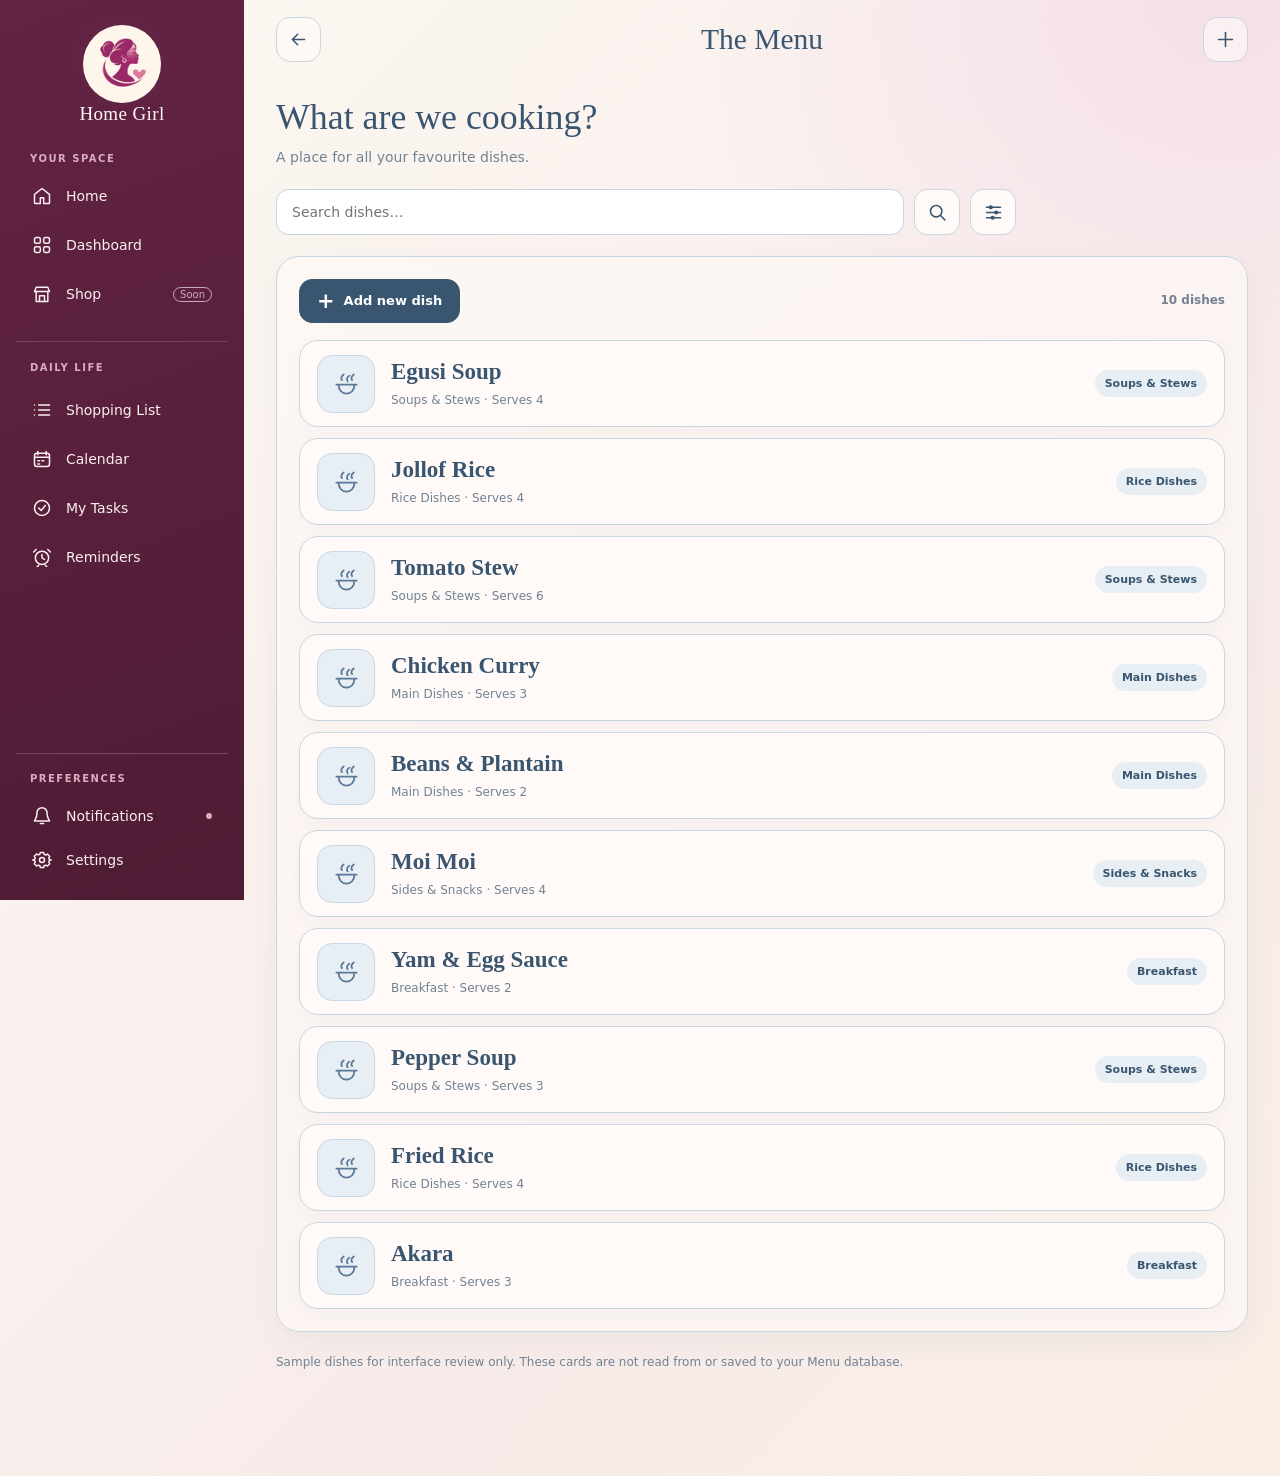
<file: nourishment/the-menu.html>
<!DOCTYPE html>
<html lang="en">
<head>
<meta charset="UTF-8">
<meta name="viewport" content="width=device-width, initial-scale=1.0">
<meta name="theme-color" content="#526c8a">
<title>The Menu | Home Girl</title>
<link rel="stylesheet" href="cook-ahead.css">
<link rel="stylesheet" href="homegirl-integration.css?v=hg-nourishment-001">
<link rel="stylesheet" href="hg-sidebar.css?v=hg-nour-006">
<link rel="stylesheet" href="the-menu-cards.css?v=hg-menu-cards-005">
<script src="dish-catalogue.js?v=hg-nour-002" defer></script>
<script src="the-menu-cards.js?v=hg-menu-cards-005" defer></script>
<script src="hg-sidebar.js?v=hg-nour-002" defer></script>
</head>
<body data-hg-section="menu">
<svg class="svg-defs" xmlns="http://www.w3.org/2000/svg" aria-hidden="true">
<symbol id="i-home" viewBox="0 0 24 24"><path d="m3 10 9-7 9 7v10a1 1 0 0 1-1 1h-6v-7h-4v7H4a1 1 0 0 1-1-1z"/></symbol>
<symbol id="i-grid" viewBox="0 0 24 24"><rect x="3" y="3" width="7" height="7" rx="2"/><rect x="14" y="3" width="7" height="7" rx="2"/><rect x="3" y="14" width="7" height="7" rx="2"/><rect x="14" y="14" width="7" height="7" rx="2"/></symbol>
<symbol id="i-store" viewBox="0 0 24 24"><path d="M3 9h18l-2-5H5zM5 9v12h14V9M9 21v-7h6v7"/></symbol>
<symbol id="i-list" viewBox="0 0 24 24"><path d="M8 6h13M8 12h13M8 18h13M3 6h.01M3 12h.01M3 18h.01"/></symbol>
<symbol id="i-calendar" viewBox="0 0 24 24"><rect x="3" y="5" width="18" height="16" rx="3"/><path d="M7 3v4M17 3v4M3 10h18M7 14h2M12 14h2M7 18h2"/></symbol>
<symbol id="i-check" viewBox="0 0 24 24"><circle cx="12" cy="12" r="9"/><path d="m8 12 3 3 5-6"/></symbol>
<symbol id="i-alarm" viewBox="0 0 24 24"><circle cx="12" cy="13" r="8"/><path d="M12 9v4l3 2M5 3 2 6M19 3l3 3M8 22l-2 2M16 22l2 2"/></symbol>
<symbol id="i-bell" viewBox="0 0 24 24"><path d="M18 8a6 6 0 0 0-12 0c0 8-3 8-3 10h18c0-2-3-2-3-10M10 21h4"/></symbol>
<symbol id="i-settings" viewBox="0 0 24 24"><path d="M10 3h4l.6 2.3 1.8.8 2.1-1.2 2.8 2.8-1.2 2.1.8 1.8L23 12l-2.1.6-.8 1.8 1.2 2.1-2.8 2.8-2.1-1.2-1.8.8L14 21h-4l-.6-2.1-1.8-.8-2.1 1.2-2.8-2.8 1.2-2.1-.8-1.8L1 12l2.1-.6.8-1.8-1.2-2.1 2.8-2.8 2.1 1.2 1.8-.8z"/><circle cx="12" cy="12" r="3"/></symbol>
<symbol id="i-chevron" viewBox="0 0 24 24"><path d="m9 5 7 7-7 7"/></symbol>
<symbol id="i-chef" viewBox="0 0 24 24"><path d="M6 14a5 5 0 0 1-1-10 5 5 0 0 1 7-1 5 5 0 0 1 7 1 5 5 0 0 1-1 10v6H6zM6 16h12"/></symbol>
<symbol id="i-heart" viewBox="0 0 24 24"><path d="M20 5a5 5 0 0 0-7 0l-1 1-1-1a5 5 0 0 0-7 7l8 9 8-9a5 5 0 0 0 0-7z"/></symbol>
<symbol id="i-lotus" viewBox="0 0 24 24"><path d="M12 20c-3-3-5-6-5-9 0-3 2-6 5-8 3 2 5 5 5 8 0 3-2 6-5 9zM12 20c-5 0-9-3-10-9 4 0 7 2 10 9zM12 20c5 0 9-3 10-9-4 0-7 2-10 9z"/></symbol>
<symbol id="i-tools" viewBox="0 0 24 24"><path d="m4 20 9-9M14 4a6 6 0 0 0 6 6l-5 5-6-6 5-5zM3 17l4 4M4 4l6 6"/></symbol>
<symbol id="i-coins" viewBox="0 0 24 24"><ellipse cx="12" cy="6" rx="8" ry="3"/><path d="M4 6v5c0 2 16 2 16 0V6M4 11v5c0 2 16 2 16 0v-5M4 16v3c0 3 16 3 16 0v-3"/></symbol>
<symbol id="i-spark" viewBox="0 0 24 24"><path d="m12 2 2.5 7.5L22 12l-7.5 2.5L12 22l-2.5-7.5L2 12l7.5-2.5z"/></symbol>
<symbol id="i-sun" viewBox="0 0 24 24"><circle cx="12" cy="12" r="4"/><path d="M12 2v3M12 19v3M2 12h3M19 12h3M5 5l2 2M17 17l2 2M5 19l2-2M17 7l2-2"/></symbol>
<symbol id="i-arrow" viewBox="0 0 24 24"><path d="m5 12 14 0M13 6l6 6-6 6"/></symbol>
<symbol id="i-back" viewBox="0 0 24 24"><path d="m15 5-7 7 7 7"/></symbol>
</svg>
<aside class="sidebar" id="desktop-sidebar" aria-label="Main navigation">
 <button class="sidebar-edge-toggle" id="sidebar-edge-toggle" type="button" aria-label="Collapse sidebar" aria-controls="desktop-sidebar" aria-expanded="true" title="Collapse sidebar"><svg><use href="#i-chevron"/></svg></button>
 <div class="sidebar-scroll">
 <div class="sidebar-brand"><img src="../assets/home-girl-logo.png" alt="Home Girl logo"><span class="sidebar-brand-title">Home Girl</span></div>
 <div class="sidebar-section-label">YOUR SPACE</div>
 <nav class="side-links">
  <a class="nav-item" href="../index.html"><svg><use href="#i-home"/></svg><span class="nav-text">Home</span></a>
  <a class="nav-item" href="../index.html?view=dashboard"><svg><use href="#i-grid"/></svg><span class="nav-text">Dashboard</span></a>
  <a class="nav-item" href="../index.html?view=shop"><svg><use href="#i-store"/></svg><span class="nav-text">Shop</span> <span class="soon nav-text">Soon</span></a>
  <div class="sidebar-section-label secondary-label">DAILY LIFE</div>
  <a class="nav-item" href="../index.html?view=shopping"><svg><use href="#i-list"/></svg><span class="nav-text">Shopping List</span></a>
  <a class="nav-item" href="../index.html?view=calendar"><svg><use href="#i-calendar"/></svg><span class="nav-text">Calendar</span></a>
  <a class="nav-item" href="../index.html?view=tasks"><svg><use href="#i-check"/></svg><span class="nav-text">My Tasks</span></a>
  <a class="nav-item" href="../index.html?view=reminders"><svg><use href="#i-alarm"/></svg><span class="nav-text">Reminders</span></a>
 </nav>
 <div class="sidebar-foot"><div class="sidebar-section-label">PREFERENCES</div><a class="nav-item" href="../index.html?view=notifications"><svg><use href="#i-bell"/></svg><span class="nav-text">Notifications</span> <span class="tiny-dot"></span></a><a class="nav-item" href="../index.html?view=settings"><svg><use href="#i-settings"/></svg><span class="nav-text">Settings</span></a></div>
 </div>
</aside><header class="hg-mobile-shell" aria-label="Home Girl mobile header">
  <a class="hg-mobile-brand" href="../index.html" aria-label="Home Girl Home"><img src="../assets/home-girl-logo.png" alt="Home Girl logo"></a>
  <div class="hg-mobile-header-actions">
    <a class="hg-mobile-action" href="../index.html?view=notifications" aria-label="Notifications"><svg aria-hidden="true"><use href="#i-bell"/></svg></a>
    <a class="hg-mobile-action" href="../index.html?view=settings" aria-label="Settings"><svg aria-hidden="true"><use href="#i-settings"/></svg></a>
  </div>
</header>
<p class="hg-mobile-system-kicker">NOURISHMENT OS</p>


<header class="app-header">
<nav class="header-side" aria-label="Menu navigation">
<a class="icon-button menu-back" href="nourishment-os.html" aria-label="Back to Nourishment OS" title="Back to Nourishment OS"><svg viewBox="0 0 24 24" aria-hidden="true"><path d="M19 12H5m6-6-6 6 6 6"/></svg></a>
</nav>
<h1 class="header-title">The Menu</h1>
<nav class="header-side right" aria-label="Menu actions">
<a href="menu-form.html" class="icon-button menu-header-add" aria-label="Add new dish" title="Add new dish"><svg viewBox="0 0 24 24" aria-hidden="true"><path d="M12 4v16M4 12h16"/></svg></a>
</nav>
</header>
<main class="main-content">
<section class="menu-intro">
<h2>What are we cooking?</h2>
<p>A place for all your favourite dishes.</p>
</section>
<section class="menu-search" aria-label="Search and filter dishes">
<label class="sr-only" for="menuSearch">Search dishes</label>
<input id="menuSearch" type="search" placeholder="Search dishes…" autocomplete="off">
<button class="menu-square" id="menuSearchButton" type="button" aria-label="Focus dish search"><svg viewBox="0 0 24 24" aria-hidden="true"><circle cx="10.5" cy="10.5" r="6.5"/><path d="m15.5 15.5 5 5"/></svg></button>
<button class="menu-square" id="menuFilterButton" type="button" aria-label="Filter dishes" aria-expanded="false" aria-controls="menuFilterPanel"><svg viewBox="0 0 24 24" aria-hidden="true"><path d="M4 6h16M4 12h16M4 18h16"/><circle cx="9" cy="6" r="1.5"/><circle cx="15" cy="12" r="1.5"/><circle cx="11" cy="18" r="1.5"/></svg></button>
<div class="menu-filter-panel" id="menuFilterPanel" hidden>
<label for="menuCategoryFilter">Category</label>
<select id="menuCategoryFilter"><option value="all">All dishes</option></select>
<button id="menuResetFilters" class="menu-filter-reset" type="button">Clear filters</button>
</div>
</section>
<section class="menu-workspace" aria-label="Dish collection">
<div class="menu-toolbar"><a class="menu-add-dish" href="menu-form.html"><span aria-hidden="true">+</span> Add new dish</a><span class="menu-count" id="menuCount" aria-live="polite"></span></div>
<div class="menu-cards" id="menuCards"></div>
<p class="menu-empty" id="menuEmpty" hidden>No dishes match your search or filter.</p>
</section>
<p class="menu-prototype-note">Sample dishes for interface review only. These cards are not read from or saved to your Menu database.</p>
<dialog class="menu-preview" id="menuDishPreview" aria-labelledby="menuPreviewTitle">
<div class="menu-preview-head">
<span class="menu-preview-eyebrow">SAMPLE DISH INFORMATION</span>
<button type="button" class="menu-preview-close" id="menuPreviewClose" aria-label="Close dish preview"><svg viewBox="0 0 24 24" aria-hidden="true"><path d="M5 5l14 14M19 5 5 19"/></svg></button>
</div>
<div class="menu-preview-body">
<h2 id="menuPreviewTitle"></h2>
<p id="menuPreviewMeta" class="menu-preview-meta"></p>
<div class="menu-preview-section">
<h3>Ingredients</h3>
<ul id="menuPreviewIngredients"></ul>
</div>
<div class="menu-preview-section">
<h3>Preparation</h3>
<p id="menuPreviewPreparation"></p>
</div>
<p class="menu-preview-note">These are illustrative details for interface testing, not saved recipes or verified cooking instructions.</p>
<div class="menu-preview-actions"><button type="button" class="menu-preview-delete" id="menuPreviewDelete"><svg viewBox="0 0 24 24" aria-hidden="true"><path d="M4 7h16M9 7V4h6v3M6 7l1 13h10l1-13M10 11v6M14 11v6"/></svg> Delete Dish</button><button type="button" class="menu-preview-edit" id="menuPreviewEdit"><svg viewBox="0 0 24 24" aria-hidden="true"><path d="M12 20h9M16 4l4 4-12 12H4v-4L16 4z"/></svg> Edit Dish</button></div>
</div>
</dialog>
</main>
<nav class="hg-mobile-bottom-nav" aria-label="Primary navigation">
  <a href="../index.html?view=dashboard"><svg aria-hidden="true"><use href="#i-grid"/></svg><span>Dashboard</span></a>
  <a class="selected" href="../index.html"><svg aria-hidden="true"><use href="#i-home"/></svg><span>Home</span></a>
  <a href="../index.html?view=shop"><svg aria-hidden="true"><use href="#i-store"/></svg><span>Shop</span></a>
</nav>
</body>
</html>
</file>
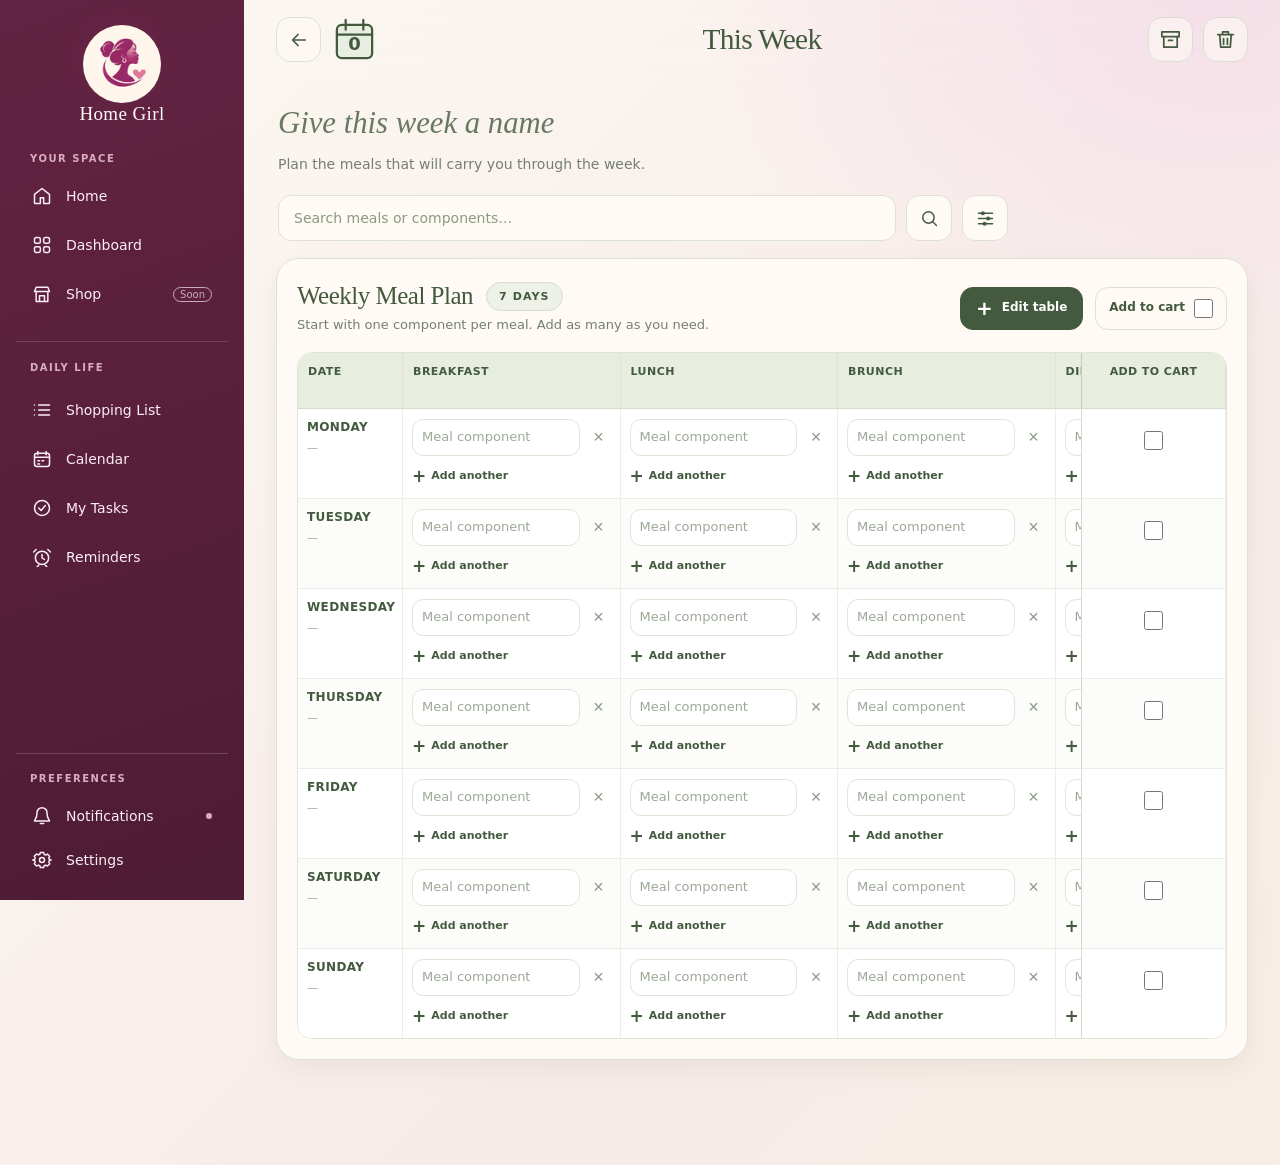
<file: nourishment/this-week.html>
<!DOCTYPE html>
<html lang="en">
<head>
  <meta charset="UTF-8">
  <meta name="viewport" content="width=device-width, initial-scale=1.0">
  <meta name="theme-color" content="#eee2c8">
  <title>This Week | Home Girl</title>

  <link rel="stylesheet" href="nourishment-os.css">
  <link rel="stylesheet" href="this-week.css">
  <script src="dish-catalogue.js?v=hg-nour-002" defer></script>
<script src="this-week.js?v=hg-nour-atc-001" defer></script>
<script src="dish-picker.js?v=hg-nour-002" defer></script>
<link rel="stylesheet" href="homegirl-integration.css?v=hg-nourishment-001">
<link rel="stylesheet" href="hg-sidebar.css?v=hg-nour-006">
<link rel="stylesheet" href="this-week-desktop-rich.css?v=hg-week-d1">
<link rel="stylesheet" href="this-week-desktop-workspace.css?v=hg-week-d2">
<link rel="stylesheet" href="this-week-table-controls.css?v=hg-week-d3">
<link rel="stylesheet" href="this-week-phone-cards.css?v=hg-week-m1">
<link rel="stylesheet" href="this-week-phone-workspace.css?v=hg-week-m4">
<link rel="stylesheet" href="this-week-dish-picker.css?v=hg-nour-003">
<link rel="stylesheet" href="cart-destination.css?v=hg-cart-011">
</head>

<body class="this-week-page" data-hg-section="week" >
<svg class="svg-defs" xmlns="http://www.w3.org/2000/svg" aria-hidden="true">
<symbol id="i-home" viewBox="0 0 24 24"><path d="m3 10 9-7 9 7v10a1 1 0 0 1-1 1h-6v-7h-4v7H4a1 1 0 0 1-1-1z"/></symbol>
<symbol id="i-grid" viewBox="0 0 24 24"><rect x="3" y="3" width="7" height="7" rx="2"/><rect x="14" y="3" width="7" height="7" rx="2"/><rect x="3" y="14" width="7" height="7" rx="2"/><rect x="14" y="14" width="7" height="7" rx="2"/></symbol>
<symbol id="i-store" viewBox="0 0 24 24"><path d="M3 9h18l-2-5H5zM5 9v12h14V9M9 21v-7h6v7"/></symbol>
<symbol id="i-list" viewBox="0 0 24 24"><path d="M8 6h13M8 12h13M8 18h13M3 6h.01M3 12h.01M3 18h.01"/></symbol>
<symbol id="i-calendar" viewBox="0 0 24 24"><rect x="3" y="5" width="18" height="16" rx="3"/><path d="M7 3v4M17 3v4M3 10h18M7 14h2M12 14h2M7 18h2"/></symbol>
<symbol id="i-check" viewBox="0 0 24 24"><circle cx="12" cy="12" r="9"/><path d="m8 12 3 3 5-6"/></symbol>
<symbol id="i-alarm" viewBox="0 0 24 24"><circle cx="12" cy="13" r="8"/><path d="M12 9v4l3 2M5 3 2 6M19 3l3 3M8 22l-2 2M16 22l2 2"/></symbol>
<symbol id="i-bell" viewBox="0 0 24 24"><path d="M18 8a6 6 0 0 0-12 0c0 8-3 8-3 10h18c0-2-3-2-3-10M10 21h4"/></symbol>
<symbol id="i-settings" viewBox="0 0 24 24"><path d="M10 3h4l.6 2.3 1.8.8 2.1-1.2 2.8 2.8-1.2 2.1.8 1.8L23 12l-2.1.6-.8 1.8 1.2 2.1-2.8 2.8-2.1-1.2-1.8.8L14 21h-4l-.6-2.1-1.8-.8-2.1 1.2-2.8-2.8 1.2-2.1-.8-1.8L1 12l2.1-.6.8-1.8-1.2-2.1 2.8-2.8 2.1 1.2 1.8-.8z"/><circle cx="12" cy="12" r="3"/></symbol>
<symbol id="i-chevron" viewBox="0 0 24 24"><path d="m9 5 7 7-7 7"/></symbol>
<symbol id="i-chef" viewBox="0 0 24 24"><path d="M6 14a5 5 0 0 1-1-10 5 5 0 0 1 7-1 5 5 0 0 1 7 1 5 5 0 0 1-1 10v6H6zM6 16h12"/></symbol>
<symbol id="i-heart" viewBox="0 0 24 24"><path d="M20 5a5 5 0 0 0-7 0l-1 1-1-1a5 5 0 0 0-7 7l8 9 8-9a5 5 0 0 0 0-7z"/></symbol>
<symbol id="i-lotus" viewBox="0 0 24 24"><path d="M12 20c-3-3-5-6-5-9 0-3 2-6 5-8 3 2 5 5 5 8 0 3-2 6-5 9zM12 20c-5 0-9-3-10-9 4 0 7 2 10 9zM12 20c5 0 9-3 10-9-4 0-7 2-10 9z"/></symbol>
<symbol id="i-tools" viewBox="0 0 24 24"><path d="m4 20 9-9M14 4a6 6 0 0 0 6 6l-5 5-6-6 5-5zM3 17l4 4M4 4l6 6"/></symbol>
<symbol id="i-coins" viewBox="0 0 24 24"><ellipse cx="12" cy="6" rx="8" ry="3"/><path d="M4 6v5c0 2 16 2 16 0V6M4 11v5c0 2 16 2 16 0v-5M4 16v3c0 3 16 3 16 0v-3"/></symbol>
<symbol id="i-spark" viewBox="0 0 24 24"><path d="m12 2 2.5 7.5L22 12l-7.5 2.5L12 22l-2.5-7.5L2 12l7.5-2.5z"/></symbol>
<symbol id="i-sun" viewBox="0 0 24 24"><circle cx="12" cy="12" r="4"/><path d="M12 2v3M12 19v3M2 12h3M19 12h3M5 5l2 2M17 17l2 2M5 19l2-2M17 7l2-2"/></symbol>
<symbol id="i-arrow" viewBox="0 0 24 24"><path d="m5 12 14 0M13 6l6 6-6 6"/></symbol>
<symbol id="i-back" viewBox="0 0 24 24"><path d="m15 5-7 7 7 7"/></symbol>
</svg>
<aside class="sidebar" id="desktop-sidebar" aria-label="Main navigation">
 <button class="sidebar-edge-toggle" id="sidebar-edge-toggle" type="button" aria-label="Collapse sidebar" aria-controls="desktop-sidebar" aria-expanded="true" title="Collapse sidebar"><svg><use href="#i-chevron"/></svg></button>
 <div class="sidebar-scroll">
 <div class="sidebar-brand"><img src="../assets/home-girl-logo.png" alt="Home Girl logo"><span class="sidebar-brand-title">Home Girl</span></div>
 <div class="sidebar-section-label">YOUR SPACE</div>
 <nav class="side-links">
  <a class="nav-item" href="../index.html"><svg><use href="#i-home"/></svg><span class="nav-text">Home</span></a>
  <a class="nav-item" href="../index.html?view=dashboard"><svg><use href="#i-grid"/></svg><span class="nav-text">Dashboard</span></a>
  <a class="nav-item" href="../index.html?view=shop"><svg><use href="#i-store"/></svg><span class="nav-text">Shop</span> <span class="soon nav-text">Soon</span></a>
  <div class="sidebar-section-label secondary-label">DAILY LIFE</div>
  <a class="nav-item" href="../index.html?view=shopping"><svg><use href="#i-list"/></svg><span class="nav-text">Shopping List</span></a>
  <a class="nav-item" href="../index.html?view=calendar"><svg><use href="#i-calendar"/></svg><span class="nav-text">Calendar</span></a>
  <a class="nav-item" href="../index.html?view=tasks"><svg><use href="#i-check"/></svg><span class="nav-text">My Tasks</span></a>
  <a class="nav-item" href="../index.html?view=reminders"><svg><use href="#i-alarm"/></svg><span class="nav-text">Reminders</span></a>
 </nav>
 <div class="sidebar-foot"><div class="sidebar-section-label">PREFERENCES</div><a class="nav-item" href="../index.html?view=notifications"><svg><use href="#i-bell"/></svg><span class="nav-text">Notifications</span> <span class="tiny-dot"></span></a><a class="nav-item" href="../index.html?view=settings"><svg><use href="#i-settings"/></svg><span class="nav-text">Settings</span></a></div>
 </div>
</aside><header class="hg-mobile-shell" aria-label="Home Girl mobile header">
  <a class="hg-mobile-brand" href="../index.html" aria-label="Home Girl Home"><img src="../assets/home-girl-logo.png" alt="Home Girl logo"></a>
  <div class="hg-mobile-header-actions">
    <a class="hg-mobile-action" href="../index.html?view=notifications" aria-label="Notifications"><svg aria-hidden="true"><use href="#i-bell"/></svg></a>
    <a class="hg-mobile-action" href="../index.html?view=settings" aria-label="Settings"><svg aria-hidden="true"><use href="#i-settings"/></svg></a>
  </div>
</header>
<p class="hg-mobile-system-kicker">NOURISHMENT OS</p>

  <!-- APP HEADER -->
  <header class="app-header">

    <!-- LEFT: BACK AND SEARCH -->
    <nav class="header-side" aria-label="Page navigation">

      <a class="icon-button"
         href="nourishment-os.html"
         aria-label="Back to Nourishment OS"
         title="Back">
        <svg viewBox="0 0 24 24" fill="none" aria-hidden="true">
          <path d="M19 12H5m6-6-6 6 6 6"
            stroke="currentColor"
            stroke-width="1.8"
            stroke-linecap="round"
            stroke-linejoin="round"/>
        </svg>
      </a>

      <button class="icon-button"
              id="searchToggle"
              type="button"
              aria-label="Search meals"
              aria-expanded="false"
              title="Search">
        <svg viewBox="0 0 24 24" fill="none" aria-hidden="true">
          <circle cx="10.8" cy="10.8" r="6.5"
            stroke="currentColor"
            stroke-width="1.7"/>
          <path d="m16 16 4 4"
            stroke="currentColor"
            stroke-width="1.7"
            stroke-linecap="round"/>
        </svg>
      </button>

      <div class="week-calendar-control" id="weekCalendarControl">
        <button type="button" id="weekCalendarButton" class="week-calendar-button" aria-label="Choose weekly planning dates" aria-expanded="false" aria-controls="weekDatePopover">
          <svg viewBox="0 0 48 48" aria-hidden="true"><rect x="6" y="9" width="36" height="34" rx="5"/><path d="M6 19h36M15 4v10M33 4v10"/></svg>
          <strong id="weekCalendarNumber">0</strong>
        </button>
        <div class="week-date-popover" id="weekDatePopover" hidden role="group" aria-label="Weekly plan dates">
          <strong>Planning window</strong>
          <p class="week-window-guidance" id="weekWindowGuidance">Your weekly planner runs from Monday to Sunday. Select any date, and Home Girl will set the correct seven-day window and ISO calendar week number.</p>
          <label class="week-date-choice-label" for="weekDateChoice">Choose any date in the week</label>
          <input id="weekDateChoice" type="date" aria-describedby="weekWindowGuidance" aria-label="Choose any date in the planning week">
          <p class="week-year-note">ISO week-year: <strong id="weekCalendarYear">—</strong></p>
        </div>
      </div>
    </nav>

    <!-- CENTRE: PAGE TITLE -->
    <h1 class="header-title">This Week</h1>

    <!-- RIGHT: FILTER AND MORE -->
    <nav class="header-side right" aria-label="Page tools">

      <button class="icon-button"
              id="filterToggle"
              type="button"
              aria-label="Filter meals"
              aria-expanded="false"
              title="Filter">
        <svg viewBox="0 0 24 24" aria-hidden="true" fill="none"><path d="M4 6h16M4 12h16M4 18h16" stroke="currentColor" stroke-width="1.7" stroke-linecap="round"/><circle cx="9" cy="6" r="1.5" fill="none" stroke="currentColor" stroke-width="1.7"/><circle cx="15" cy="12" r="1.5" fill="none" stroke="currentColor" stroke-width="1.7"/><circle cx="11" cy="18" r="1.5" fill="none" stroke="currentColor" stroke-width="1.7"/></svg>
      </button>

      <button class="icon-button"
              id="moreToggle"
              type="button"
              aria-label="More options"
              aria-expanded="false"
              title="More options">
        <svg viewBox="0 0 24 24" fill="currentColor" aria-hidden="true">
          <circle cx="12" cy="5" r="1.7"/>
          <circle cx="12" cy="12" r="1.7"/>
          <circle cx="12" cy="19" r="1.7"/>
        </svg>
      </button>

      <button type="button" class="icon-button week-desktop-action" id="weekArchiveReset" aria-label="Archive and reset week" title="Archive and reset">
        <svg viewBox="0 0 24 24" aria-hidden="true"><path d="M3 4h18v5H3zM5 9v11h14V9M10 13h4"/></svg>
      </button>
      <button type="button" class="icon-button week-desktop-action" id="weekDeleteMeals" aria-label="Delete this week's meals without archiving" title="Delete meals">
        <svg viewBox="0 0 24 24" aria-hidden="true"><path d="M4 7h16M9 7V4h6v3M6 7l1 13h10l1-13M10 11v6M14 11v6"/></svg>
      </button>
    </nav>

    <!-- SEARCH PANEL -->
    <div class="popover search-panel" id="searchPanel" hidden>
      <label for="mealSearch">Search this week</label>
      <input id="mealSearch"
             type="search"
             placeholder="Search meals or components…"
             autocomplete="off">
      <button type="button" class="panel-clear" id="clearSearch">
        Clear search
      </button>
    </div>

    <!-- FILTER PANEL -->
    <div class="popover filter-panel" id="filterPanel" hidden>
      <label for="mealFilter">Show days</label>
      <select id="mealFilter">
        <option value="all">All days</option>
        <option value="selected">Selected for cart</option>
        <option value="unselected">Not selected</option>
      </select>
      <button type="button" class="panel-clear" id="clearFilters">
        Clear filters
      </button>
    </div>

    <!-- MORE MENU -->
    <div class="popover more-panel" id="morePanel" hidden>
      <button type="button" id="archiveButton">Archive this week</button>
      <button type="button" id="resetMenuButton">Reset this week</button>
    </div>

  </header>

  <main class="main-content">
    <section id="weekDesktopWorkspace" class="week-desktop-workspace" aria-label="Weekly planning details">
      <div class="week-desktop-intro" id="weekDesktopIntro"></div>
      <div class="week-desktop-search" id="weekDesktopSearch"></div>
    </section>

    <!-- WEEK NAME AND DATES -->
    <section class="plan-section" aria-label="Weekly meal plan details">

      <div class="name-field">
        <label class="name-prompt" for="weekName">
          Give your week a name
        </label>

        <div class="name-input-wrap">
          <input
            type="text"
            id="weekName"
            placeholder="Give your week a name"
            aria-label="Give your week a name"
            maxlength="100"
            autocomplete="off">
        </div>
      </div>

      <div class="intro">
        <p>Plan the meals that will carry you through the week.</p>
      </div>

      <div class="date-fields">

        <div class="date-field">
          <label for="startDate">FROM</label>
          <input type="date" id="startDate">
        </div>

        <span class="date-arrow" aria-hidden="true">→</span>

        <div class="date-field">
          <label for="endDate">TO</label>
          <input type="date" id="endDate">
        </div>

      </div>
    </section>

    <!-- COUNTDOWN AND ACTIONS -->
    <section class="countdown-section" aria-label="Week actions">

      <div class="countdown-card" aria-live="polite">
        <span id="countdownNumber">—</span>
        <span id="countdownLabel">ISO WEEK</span>
      </div>

      <button type="button"
              class="text-action"
              id="archiveButtonMain">
        Archive
      </button>

      <button type="button"
              class="text-action reset-action"
              id="resetButton">
        Reset
      </button>

    </section>

    <section class="week-phone-tools" id="weekPhoneTools" aria-label="Search weekly meals">
      <div id="weekPhoneSearch" class="week-phone-search"></div>
    </section>

    <!-- Phone-only day-by-day planner, inspired by Home-Girl-Source.zip.
         Reuses the existing week-table inputs instead of duplicating data. -->
    <section class="week-phone-planner" id="weekPhonePlanner" aria-label="Weekly meal planner by day">
      <div class="week-phone-overview">
        <div class="week-phone-overview-copy">
          <h2 id="weekPhoneName">Weekly meal plan</h2>
          <p id="weekPhoneRange">Choose your planning week</p>
        </div>
        <label class="week-phone-date-choice">
          <span>Choose week</span>
          <input type="date" id="weekPhoneDateChoice" aria-label="Choose any date in your planning week">
        </label>
      </div>
      <div class="week-phone-days" id="weekPhoneDays" role="group" aria-label="Select a day to plan"></div>
      <div class="week-phone-selected-heading">
        <h3 id="weekPhoneSelectedDay">Monday</h3>
        <span id="weekPhoneSelectedDate"></span>
      </div>
    </section>

    <!-- WEEKLY TABLE -->
    <section class="table-section">

      <div class="table-toolbar">
        <div>
          <div class="week-table-heading-line"><h2>Weekly Meal Plan</h2><span class="week-count">7 DAYS</span></div>
          <p>Start with one component per meal. Add as many as you need.</p>
        </div>
        <div class="week-table-top-actions">
          <div class="week-table-edit-wrap">
            <button id="weekEditTableButton" class="week-edit-table-button" type="button" aria-expanded="false" aria-controls="weekEditTablePopover"><span aria-hidden="true">+</span> Edit table</button>
            <div id="weekEditTablePopover" class="week-edit-table-popover" hidden role="group" aria-label="Choose meal columns">
              <strong>Show meal columns</strong>
              <label><input type="checkbox" value="breakfast" checked> Breakfast</label>
              <label><input type="checkbox" value="lunch" checked> Lunch</label>
              <label><input type="checkbox" value="brunch" checked> Brunch</label>
              <label><input type="checkbox" value="dinner" checked> Dinner</label>
              <p>Select at least one meal to display.</p>
            </div>
          </div>
          <div id="weekDesktopShopSelect" class="week-desktop-shop-select"></div>
        </div>
      </div>

      <p class="mobile-scroll-note">
        Swipe sideways to move between meals.
      </p>

      <div class="table-scroll" id="tableScroll">
        <table class="week-table">

          <thead>
            <tr>
              <th class="date-column sticky-date" scope="col">
                Date
              </th>

              <th class="meal-column" scope="col">Breakfast</th>
              <th class="meal-column" scope="col">Lunch</th>
              <th class="meal-column" scope="col">Brunch</th>
              <th class="meal-column" scope="col">Dinner</th>

              <th class="shopping-column sticky-shopping" scope="col">
                <span class="week-desktop-shopping-heading">Add to cart</span>
                <label class="master-label" for="masterShoppingCheck">
                  <span class="shopping-heading-full">
                    Add to cart
                  </span>

                  <span class="shopping-heading-short" aria-hidden="true">
                    ATC
                  </span>

                  <input
                    type="checkbox"
                    id="masterShoppingCheck"
                    aria-label="Select all days for cart">
                </label>
              </th>
            </tr>
          </thead>

          <tbody id="weekTableBody">
            <!-- Seven permanent days are generated by JavaScript. -->
          </tbody>

        </table>
      </div>

      <p class="empty-message" id="emptyMessage" hidden>
        No days match your search or filter.
      </p>

    </section>

    <div class="bottom-actions">
      <button type="button"
              class="text-action"
              id="weekPhoneEditButton"
              aria-expanded="false"
              aria-controls="weekEditTablePopover">
        Edit
      </button>
    </div>

  </main>

<script src="this-week-desktop-workspace.js?v=hg-week-d2" defer></script>
<script src="this-week-table-controls.js?v=hg-week-m4" defer></script>
<script src="this-week-phone-cards.js?v=hg-week-m1" defer></script>
<script src="this-week-phone-workspace.js?v=hg-week-m2" defer></script>
<script src="hg-sidebar.js?v=hg-nour-002" defer></script>
<nav class="hg-mobile-bottom-nav" aria-label="Primary navigation">
  <a href="../index.html?view=dashboard"><svg aria-hidden="true"><use href="#i-grid"/></svg><span>Dashboard</span></a>
  <a class="selected" href="../index.html"><svg aria-hidden="true"><use href="#i-home"/></svg><span>Home</span></a>
  <a href="../index.html?view=shop"><svg aria-hidden="true"><use href="#i-store"/></svg><span>Shop</span></a>
</nav>
<script src="cart-destination.js?v=hg-cart-011" defer></script>
</body>
</html>
</file>
<file: styles.css>
:root{--plum:#632342;--wine:#7d3153;--berry:#9c4a6a;--cream:#fffaf6;--off:#fcf9f7;--blush:#f8e8e8;--pink:#e4b8c2;--ink:#442438;--muted:#8f7482;--border:#eedfe3;--shadow:0 12px 32px rgba(98,35,66,.08),0 2px 6px rgba(98,35,66,.03)}*{box-sizing:border-box}html{font-family:Inter,ui-sans-serif,system-ui,-apple-system,BlinkMacSystemFont,"Segoe UI",sans-serif;background:var(--off)}body{margin:0;color:var(--ink)}button{font:inherit;cursor:pointer}button:focus-visible{outline:3px solid #b56082;outline-offset:3px}.svg-defs{position:absolute;width:0;height:0;overflow:hidden}svg{width:22px;height:22px;fill:none;stroke:currentColor;stroke-width:1.8;stroke-linecap:round;stroke-linejoin:round;flex:none}.app-shell{min-height:100vh;display:flex;background:var(--off)}.sidebar{width:244px;flex-shrink:0;position:sticky;top:0;height:100vh;display:flex;flex-direction:column;background:linear-gradient(160deg,#632342,#4e1c34);color:#fff8f8;padding:26px 16px 20px}.sidebar-brand{display:flex;align-items:center;flex-direction:column;gap:0;margin-bottom:25px;font-family:Georgia,serif;font-size:22px;letter-spacing:.02em}.sidebar-brand img{width:90px;height:90px;object-fit:cover;border-radius:50%;mix-blend-mode:screen;filter:drop-shadow(0 4px 12px #29071d40)}.side-links{display:flex;flex-direction:column;gap:5px}.nav-item{min-height:48px;border:0;background:transparent;color:#fbeef4;text-align:left;display:flex;align-items:center;gap:14px;border-radius:14px;padding:0 16px;font-size:14px}.nav-item svg{height:20px;width:20px}.nav-item:hover,.nav-item:focus-visible{background:#ffffff17}.nav-item.active{background:linear-gradient(120deg,#fff8f6,#f4dfe4);color:var(--plum);box-shadow:0 7px 18px #340d2530;font-weight:700}.soon{font-size:10px;opacity:.68;border:1px solid currentColor;border-radius:20px;padding:1px 6px;margin-left:auto}.sidebar-foot{margin-top:auto;padding-top:15px;border-top:1px solid #ffffff30}.tiny-dot{width:6px;height:6px;border-radius:50%;background:#e7a6b9;margin-left:auto}.main-content{width:100%;min-width:0;position:relative;padding:48px clamp(24px,5.1vw,82px) 34px;background:radial-gradient(ellipse 55% 43% at 98% 4%,#f9e6e5 0%,transparent 100%),radial-gradient(ellipse 45% 27% at 4% 80%,#fbecdf 0%,transparent 100%),var(--off)}.view{display:none}.view.is-active{display:block;max-width:1090px;margin:0 auto}.mobile-header,.mobile-bottom-nav{display:none}.intro{padding:4px 0 26px}.eyebrow{font-size:10px;letter-spacing:.19em;font-weight:760;color:#a16f82;margin:0 0 11px}.intro h1{font:normal clamp(34px,4vw,55px)/1.13 Georgia,"Times New Roman",serif;letter-spacing:-.035em;color:var(--plum);margin:0 0 13px}.intro h1 span{color:#d18a9d;font-size:.73em}.intro>p:last-child{font-size:16px;line-height:1.65;color:#8f7080;margin:0}.weekly-banner{margin:4px 0 39px;background:linear-gradient(112deg,#f6e0e7 0%,#fff3ed 69%,#fffaf6);border:1px solid #eed4dc;border-radius:25px;display:flex;align-items:center;padding:25px 29px;gap:23px;position:relative;overflow:hidden;box-shadow:var(--shadow)}.weekly-banner:after{content:"";position:absolute;right:11%;top:-80px;width:270px;height:220px;background:radial-gradient(circle,#ffffff94,transparent 70%);pointer-events:none}.weekly-icon{height:64px;width:64px;border-radius:19px;display:grid;place-items:center;background:linear-gradient(145deg,#fff9f7,#f2cad6);color:var(--plum);box-shadow:0 7px 16px #9f66802a}.weekly-icon svg{height:31px;width:31px}.weekly-copy{flex:1;position:relative;z-index:1}.weekly-copy .eyebrow{font-size:9px;margin-bottom:6px}.weekly-copy h2{font:normal 29px/1.1 Georgia,serif;color:var(--plum);margin:0 0 6px}.weekly-copy p{margin:0;color:#856475;font-size:13px}.circle-arrow{position:relative;z-index:1;display:grid;place-items:center;background:#fff;border:1px solid #e9cbd6;color:var(--plum);width:44px;height:44px;border-radius:50%;box-shadow:0 3px 8px #7734501c;transition:transform .15s}.circle-arrow:hover{transform:translateX(3px)}.section-heading{display:flex;align-items:end;justify-content:space-between;margin-bottom:19px;gap:12px}.section-heading h2{font:normal clamp(24px,2.6vw,31px)/1.2 Georgia,serif;color:var(--plum);margin:0}.section-heading .eyebrow{margin-bottom:8px}.six-label{font-size:12px;color:#ad8e9d}.os-grid{display:grid;grid-template-columns:repeat(3,minmax(0,1fr));gap:17px}.os-card{position:relative;display:flex;flex-direction:column;align-items:flex-start;text-align:left;background:linear-gradient(145deg,#fff,#fff9f7);min-height:178px;padding:21px;border:1px solid #efe1e2;border-radius:22px;box-shadow:var(--shadow);transition:transform .16s,box-shadow .16s}.os-card:hover{transform:translateY(-4px);box-shadow:0 18px 40px #6323421c}.os-icon{height:64px;width:64px;display:grid;place-items:center;border-radius:18px;margin-bottom:17px;box-shadow:inset 0 1px #ffffffab,0 5px 14px #6323420b}.os-icon svg{width:32px;height:32px;stroke-width:1.75}.icon-berry{background:#f3d9e5;color:#883753}.icon-rose{background:#f5dce0;color:#a04d65}.icon-lavender{background:#efe4f1;color:#8a5f8f}.icon-apricot{background:#f8e5d7;color:#af6b46}.icon-sage{background:#e7ede5;color:#71866d}.icon-gold{background:#f8e9cc;color:#ad7b35}.os-label{font-size:16px;font-weight:730;color:#52263e;letter-spacing:-.025em}.os-sub{font-size:12px;color:#9c8290;margin-top:6px}.os-chevron{position:absolute;right:20px;bottom:21px;color:#b68fa1;font-size:17px}.home-footnote{margin:29px auto 0;display:flex;align-items:center;justify-content:center;gap:10px;color:#af8293;font:italic 16px Georgia,serif}.home-footnote svg{width:15px;height:15px}.sub-view{min-height:calc(100vh - 90px)}.back-button{border:none;background:none;color:var(--plum);display:flex;align-items:center;gap:8px;font-size:14px;font-weight:700;padding:8px 0}.placeholder-card{max-width:610px;margin:clamp(35px,9vh,110px) auto 0;background:#fff;border:1px solid var(--border);border-radius:28px;padding:clamp(28px,5vw,55px);text-align:center;box-shadow:var(--shadow)}.placeholder-icon{width:75px;height:75px;border-radius:22px;display:grid;place-items:center;background:#f8e7ed;color:var(--plum);margin:0 auto 23px}.placeholder-icon svg{width:33px;height:33px}.placeholder-card h1{font:normal clamp(28px,4vw,40px)/1.1 Georgia,serif;color:var(--plum);margin:0 0 12px}.placeholder-card p:not(.eyebrow){color:var(--muted);font-size:15px;line-height:1.8}.primary-button{display:inline-flex;gap:14px;align-items:center;justify-content:center;margin-top:20px;padding:13px 22px;border-radius:12px;border:0;background:var(--plum);color:white;font-weight:700}.primary-button svg{width:17px;height:17px}.toast{position:fixed;bottom:22px;right:24px;background:var(--plum);color:white;border-radius:12px;padding:12px 18px;font-size:13px;opacity:0;transform:translateY(8px);pointer-events:none;transition:.2s;z-index:20}.toast.show{opacity:1;transform:none}
@media(min-width:1600px){.sidebar{width:275px}.main-content{padding-top:clamp(55px,7vh,95px)}.view.is-active{max-width:1180px}.os-card{min-height:205px;padding:25px}}
@media(min-width:760px) and (max-width:1020px){.sidebar{width:196px;padding-inline:10px}.sidebar-brand img{width:74px;height:74px}.sidebar-brand{font-size:19px}.nav-item{padding:0 11px;font-size:13px;gap:9px}.main-content{padding:40px 25px}.os-grid{grid-template-columns:repeat(2,minmax(0,1fr))}.os-card{min-height:160px}.six-label{display:none}}
@media(max-width:759px){.app-shell{display:block;min-height:100dvh}.sidebar{display:none}.main-content{padding:0 18px calc(120px + env(safe-area-inset-bottom))}.mobile-header{display:flex;align-items:center;justify-content:space-between;padding:16px 2px 4px;min-height:91px}.mobile-logo{height:62px;width:62px;object-fit:cover;border-radius:50%;mix-blend-mode:multiply}.mobile-header-actions{display:flex;gap:9px}.icon-button{position:relative;height:43px;width:43px;display:grid;place-items:center;border-radius:15px;border:1px solid #efdce2;background:#fffaf8;color:var(--plum);box-shadow:0 5px 14px #6323420a}.icon-button svg{width:21px;height:21px}.notification-dot{position:absolute;right:9px;top:8px;background:#cb5c76;width:7px;height:7px;border-radius:50%;border:1px solid white}.intro{padding:16px 2px 21px}.intro h1{font-size:clamp(32px,8.2vw,43px);margin-bottom:9px}.intro>p:last-child{font-size:14px}.weekly-banner{border-radius:22px;padding:19px 16px;gap:12px;margin:0 0 31px}.weekly-icon{width:48px;height:48px;border-radius:14px}.weekly-icon svg{width:26px;height:26px}.weekly-copy .eyebrow{font-size:8px;letter-spacing:.1em}.weekly-copy h2{font-size:25px}.weekly-copy p{font-size:11px}.circle-arrow{width:38px;height:38px}.section-heading{margin-bottom:16px}.section-heading h2{font-size:26px}.six-label{display:none}.os-grid{grid-template-columns:repeat(2,minmax(0,1fr));gap:12px}.os-card{padding:15px;min-height:153px;border-radius:20px}.os-icon{width:55px;height:55px;border-radius:17px;margin-bottom:14px}.os-icon svg{width:28px;height:28px}.os-label{font-size:14px;line-height:1.2}.os-sub{font-size:11px;line-height:1.3;max-width:125px}.os-chevron{right:12px;bottom:10px}.home-footnote{font-size:13px;margin-top:26px}.mobile-bottom-nav{position:fixed;z-index:15;bottom:0;left:0;right:0;padding:9px 18px calc(9px + env(safe-area-inset-bottom));display:grid;grid-template-columns:repeat(3,1fr);gap:5px;background:#fffaf9eb;backdrop-filter:blur(15px);border-top:1px solid #efdee4;box-shadow:0 -5px 28px #7036500b}.mobile-bottom-nav button{display:flex;flex-direction:column;align-items:center;justify-content:center;gap:5px;background:transparent;border:0;color:#927485;font-size:11px;border-radius:14px;min-height:57px}.mobile-bottom-nav button svg{height:22px;width:22px}.mobile-bottom-nav button.selected{background:#f5e2e8;color:var(--plum);font-weight:750}.sub-view{min-height:70vh}.placeholder-card{margin:30px auto 0;padding:25px}.toast{left:18px;right:18px;bottom:103px;text-align:center}}
@media(max-width:360px){.main-content{padding-left:13px;padding-right:13px}.os-card{padding:12px;min-height:143px}.os-label{font-size:13px}.os-icon{width:47px;height:47px;margin-bottom:9px}}
@media(prefers-reduced-motion:reduce){*,*:before,*:after{animation:none!important;transition:none!important;scroll-behavior:auto!important}}


/* HG-UX-003 — deliberate Soft Premium refinements. Background unchanged. */
.sidebar{width:244px;transition:width .22s ease,padding .22s ease;overflow:visible;z-index:3}
.sidebar-section-label{font-size:10px;letter-spacing:.15em;font-weight:750;color:#d9adc1;padding:6px 14px 10px;margin-top:4px;white-space:nowrap;overflow:hidden}
.sidebar-section-label.secondary-label{margin-top:20px;padding-top:20px;border-top:1px solid #ffffff26}
.sidebar-toggle-button{display:flex;align-items:center;gap:11px;min-height:33px;width:100%;border:0;border-radius:10px;background:#ffffff0e;color:#f9e9f0;padding:5px 15px;margin-bottom:13px;font-size:12px;text-align:left}
.sidebar-toggle-button:hover{background:#ffffff24}
.sidebar-toggle-button svg{width:15px;height:15px;transform:rotate(180deg)}
.sidebar-edge-toggle{position:absolute;top:46%;right:-15px;width:30px;height:60px;display:flex;align-items:center;justify-content:center;border:1px solid #e6d2dc;border-radius:20px;background:#fff7fa;color:var(--plum);box-shadow:0 4px 13px #4b173628;opacity:0;pointer-events:none;transform:translateX(-6px);transition:opacity .18s,transform .18s;z-index:5}
.sidebar:hover .sidebar-edge-toggle,.sidebar-edge-toggle:focus-visible{opacity:1;pointer-events:auto;transform:translateX(0)}
.sidebar-edge-toggle svg{width:17px;height:17px;transform:rotate(180deg)}
.nav-text{min-width:0;white-space:nowrap;overflow:hidden;text-overflow:ellipsis}
.sidebar .nav-item{white-space:nowrap}
.sidebar .nav-item .soon{overflow:visible}
.app-shell.sidebar-collapsed .sidebar{width:76px;padding-left:11px;padding-right:11px}
.app-shell.sidebar-collapsed .sidebar-brand img{width:46px;height:46px}
.app-shell.sidebar-collapsed .sidebar-brand{margin-bottom:18px}
.app-shell.sidebar-collapsed .sidebar-brand-title,.app-shell.sidebar-collapsed .sidebar-section-label,.app-shell.sidebar-collapsed .sidebar .nav-text,.app-shell.sidebar-collapsed .sidebar .soon,.app-shell.sidebar-collapsed .sidebar .tiny-dot{display:none}
.app-shell.sidebar-collapsed .sidebar-toggle-button{justify-content:center;padding:5px;margin-bottom:20px}
.app-shell.sidebar-collapsed .sidebar-toggle-button svg,.app-shell.sidebar-collapsed .sidebar-edge-toggle svg{transform:none}
.app-shell.sidebar-collapsed .sidebar .nav-item{justify-content:center;padding:0;gap:0}
.app-shell.sidebar-collapsed .sidebar .nav-item svg{width:22px;height:22px}
.app-shell.sidebar-collapsed .sidebar-foot{padding-top:12px}
.app-shell.sidebar-collapsed .sidebar-edge-toggle{opacity:1;pointer-events:auto}
.sidebar .sidebar-brand{font-size:19px}
.sidebar .sidebar-brand img{width:78px;height:78px}
.sidebar-foot .sidebar-section-label{padding-top:0}

/* Whole-card navigation, with flat pastel surfaces instead of gradients. */
.weekly-banner{width:100%;text-align:left;cursor:pointer;background:#f6e1e8;border-color:#eed0dc;transition:transform .16s ease,box-shadow .16s ease}
.weekly-banner:after{display:none}
.weekly-banner:hover,.weekly-banner:focus-visible{transform:translateY(-2px);box-shadow:0 14px 35px #63234218}
.weekly-banner .weekly-icon{background:#edc9d8;box-shadow:none}
.weekly-banner .weekly-copy{flex:1}
.os-card{background:#f6e0e9;border-color:#edd0dd}
.os-card:nth-child(2){background:#f7e5e6;border-color:#efd9de}
.os-card:nth-child(3){background:#eee2ef;border-color:#e3d4e9}
.os-card:nth-child(4){background:#f9e7d9;border-color:#f0dbca}
.os-card:nth-child(5){background:#e8eee4;border-color:#dce6d8}
.os-card:nth-child(6){background:#f7e8ca;border-color:#eddbb9}
.os-icon{background:transparent!important;box-shadow:none!important;border-radius:0;width:56px;height:57px;margin-bottom:19px}
.os-icon svg{width:35px;height:35px;stroke-width:1.8}
.os-card .os-chevron{display:none}
.intro{padding-top:4px}
.mobile-page-dots{display:none}

@media(min-width:760px) and (max-width:1020px){
 .sidebar{width:196px}
 .app-shell.sidebar-collapsed .sidebar{width:70px}
 .sidebar-toggle-button{font-size:11px}
}
@media(max-width:759px){
 .sidebar{display:none}
 .weekly-banner{padding:19px 16px}
 .os-icon{width:48px;height:49px;margin-bottom:13px}
 .os-icon svg{width:31px;height:31px}
 .mobile-page-dots{display:flex;align-items:center;justify-content:center;gap:12px;margin:22px 0 5px;min-height:23px}
 .mobile-page-dots[hidden]{display:none}
 .page-dot{width:11px;height:11px;border-radius:50%;padding:0;border:0;background:#dbb5c3;transition:background .15s,transform .15s}
 .page-dot.is-current{background:var(--plum);transform:scale(1.18)}
 .page-dot:focus-visible{outline-offset:5px}
}
@media(prefers-reduced-motion:reduce){.sidebar,.sidebar-edge-toggle,.os-card,.weekly-banner,.page-dot{transition:none}}

/* HG-UX-004: independent sidebar scrolling and slimmer icon-only rail. */
@media(min-width:760px){
  .sidebar{
    height:100dvh;
    min-height:0;
    overflow:visible;
    padding:0;
    width:244px;
  }
  .sidebar-scroll{
    display:flex;
    flex-direction:column;
    gap:0;
    min-height:0;
    height:100%;
    width:100%;
    padding:25px 16px 18px;
    overflow-y:auto;
    overflow-x:hidden;
    scrollbar-width:thin;
    scrollbar-color:#b78b9d transparent;
    overscroll-behavior:contain;
  }
  .sidebar-scroll::-webkit-scrollbar{width:5px}
  .sidebar-scroll::-webkit-scrollbar-thumb{background:#9f6d85;border-radius:6px}
  .sidebar-scroll::-webkit-scrollbar-track{background:transparent}
  .sidebar-foot{flex-shrink:0}
  .sidebar .nav-item{flex-shrink:0;min-height:44px}
  .sidebar-edge-toggle{
    top:112px;
    right:-14px;
    width:28px;
    height:44px;
    transform:translateX(-5px);
    opacity:0;
    pointer-events:auto;
    z-index:8;
  }
  .sidebar:hover .sidebar-edge-toggle,
  .sidebar-edge-toggle:hover,
  .sidebar-edge-toggle:focus-visible{opacity:1;transform:translateX(0)}
  .app-shell.sidebar-collapsed .sidebar{width:58px;padding:0}
  .app-shell.sidebar-collapsed .sidebar-scroll{padding:17px 6px 14px}
  .app-shell.sidebar-collapsed .sidebar-brand{margin:0 0 13px;min-height:40px}
  .app-shell.sidebar-collapsed .sidebar-brand img{width:38px;height:38px}
  .app-shell.sidebar-collapsed .sidebar .nav-item{min-height:43px;width:46px;margin-inline:auto;flex-shrink:0}
  .app-shell.sidebar-collapsed .sidebar .nav-item svg{width:20px;height:20px}
  .app-shell.sidebar-collapsed .sidebar-section-label{display:none}
  .app-shell.sidebar-collapsed .sidebar .side-links{gap:7px}
  .app-shell.sidebar-collapsed .sidebar-foot{margin-top:auto}
  .app-shell.sidebar-collapsed .sidebar-edge-toggle{opacity:1;pointer-events:auto}
  .app-shell.sidebar-collapsed .sidebar-edge-toggle svg{transform:none}
  .app-shell.sidebar-collapsed .sidebar .nav-item.active{box-shadow:0 4px 12px #320b262b}
}
@media(min-width:760px) and (max-width:1020px){
  .sidebar{width:196px}
  .sidebar-scroll{padding:22px 10px 16px}
  .app-shell.sidebar-collapsed .sidebar{width:54px}
  .app-shell.sidebar-collapsed .sidebar-scroll{padding-inline:4px}
}

/* HG-UX-005 — Welcome text, weekly copy and unobtrusive touch scrolling. */
.intro{
  display:flex;
  flex-direction:column;
  align-items:flex-start;
}
.intro h1,
.intro > p:last-child{
  align-self:flex-start;
  padding-left:0;
  margin-left:0;
  text-indent:0;
}
.weekly-banner{
  align-items:center;
}
.weekly-banner .weekly-copy{
  display:flex;
  flex-direction:column;
  justify-content:center;
  align-self:stretch;
  gap:6px;
}
.weekly-banner .weekly-copy h2{
  margin:0;
  line-height:1.12;
}
.weekly-banner .weekly-copy p{
  margin:0;
  font-size:13px;
  line-height:1.45;
  color:#856475;
}
@media(max-width:1020px){
  /* The page remains scrollable: only the scrollbar indicator is hidden. */
  html,body,.main-content,.sidebar-scroll{
    scrollbar-width:none;
    -ms-overflow-style:none;
  }
  html::-webkit-scrollbar,
  body::-webkit-scrollbar,
  .main-content::-webkit-scrollbar,
  .sidebar-scroll::-webkit-scrollbar{
    width:0;
    height:0;
    display:none;
  }
}
@media(max-width:759px){
  .intro h1,.intro > p:last-child{margin-left:0;padding-left:0}
  .weekly-banner .weekly-copy{gap:5px}
  .weekly-banner .weekly-copy p{font-size:11px}
}

/* HG-NAV-003: mobile viewport and gesture stability (no redesign). */
@media(max-width:759px){
  html,body{max-width:100%;overflow-x:clip;overscroll-behavior-x:none}
  .app-shell{min-height:100vh;min-height:100dvh;overflow-x:clip}
  .main-content{min-height:100vh;min-height:100dvh;touch-action:pan-y pinch-zoom;overscroll-behavior-x:contain}
  .mobile-bottom-nav{transform:translateZ(0)}
}

/* HG-NAV-004 — Keep Home system-card pictograms as delicate as Nourishment. */
.os-card .os-icon svg{stroke-width:1.45}
@media(max-width:759px){
  /* Only deliberate horizontal swipes navigate; vertical scrolling remains native. */
  #view-home{touch-action:pan-y pinch-zoom}
}
</file>
<file: planner.css>
/* HG-CAL-001 / HG-TASK-001 / HG-REM-001 — Soft Premium extensions */
.planner-view.is-active{display:block;max-width:1090px;margin:0 auto}
.planner-header{display:flex;align-items:center;justify-content:space-between;gap:18px;margin:1px 0 27px}
.planner-header h1{font:normal clamp(34px,3.7vw,52px)/1.1 Georgia,"Times New Roman",serif;letter-spacing:-.035em;color:var(--plum);margin:0 0 9px}
.planner-lead{color:var(--muted);font-size:14px;line-height:1.5;margin:0}
.planner-primary{background:var(--plum);color:white;border:1px solid var(--plum);padding:12px 19px;border-radius:13px;display:inline-flex;align-items:center;justify-content:center;gap:9px;font-weight:700;font-size:13px;white-space:nowrap;box-shadow:0 6px 15px #62234220}
.planner-primary svg{width:18px;height:18px}
.planner-primary:hover{background:#7a3155}
.planner-primary:disabled{opacity:.5;cursor:not-allowed}
.planner-surface{background:#fffdfa;border:1px solid #eedde1;border-radius:23px;box-shadow:var(--shadow);padding:24px}
.planner-toolbar{display:flex;align-items:center;justify-content:space-between;gap:16px;flex-wrap:wrap;margin-bottom:17px}
.planner-toolbar h2,.planner-surface h2{font:normal 25px/1.2 Georgia,serif;color:var(--plum);margin:0}
.planner-toolbar-actions{display:flex;align-items:center;gap:9px;flex-wrap:wrap}
.planner-small-button{border:1px solid #ead6dd;background:#fff9f8;border-radius:11px;padding:9px 13px;color:var(--plum);font-weight:650;font-size:12px;display:inline-flex;align-items:center;gap:7px;justify-content:center}
.planner-small-button:hover{background:#f6e6ed}
.planner-small-button svg{width:17px;height:17px}
.planner-round-button{border:1px solid #ead6dd;background:#fff9f8;border-radius:12px;width:39px;height:39px;display:grid;place-items:center;color:var(--plum)}
.planner-round-button svg{width:18px;height:18px}
.planner-layout{display:grid;grid-template-columns:minmax(0,1.65fr) minmax(270px,.95fr);gap:20px;align-items:start}
.planner-calendar{min-width:0}
.planner-weekdays,.planner-calendar-grid{display:grid;grid-template-columns:repeat(7,minmax(0,1fr));gap:7px}
.planner-weekdays{padding:7px 0 9px}
.planner-weekday{text-align:center;color:#987b88;font-size:11px;font-weight:750}
.planner-day{border:1px solid transparent;background:#fff9f8;border-radius:13px;min-height:77px;padding:9px 8px;text-align:left;display:flex;flex-direction:column;align-items:flex-start;justify-content:space-between;gap:6px;color:#6a3a51}
.planner-day:hover{border-color:#d9a6bb;background:#f8eef1}
.planner-day.is-outside{background:#fbf8f6;color:#b7a9af;opacity:.54}
.planner-day.is-selected{background:#722b4d;color:white;border-color:#722b4d;box-shadow:0 5px 14px #5c1a3930}
.planner-day.is-today{outline:2px solid #c58ca5;outline-offset:-2px}
.planner-day.is-selected.is-today{outline-color:#ebc9d8}
.planner-day-number{font-size:13px;font-weight:720}
.planner-day-dots{display:flex;gap:4px;flex-wrap:wrap}
.planner-day-dot{width:6px;height:6px;background:#c16b90;border-radius:50%}
.planner-day-dot.reminder{background:#bb9259}
.planner-day.is-selected .planner-day-dot{background:#fff}
.planner-aside{display:flex;flex-direction:column;gap:17px}
.planner-aside-title{font:normal 23px/1.2 Georgia,serif;color:var(--plum);margin:0 0 10px}
.planner-date-heading{font-size:13px;color:#967b88;margin:0 0 15px}
.planner-empty{padding:28px 16px;text-align:center;color:#947b88;font-size:13px;line-height:1.65}
.planner-empty strong{display:block;color:var(--plum);font-family:Georgia,serif;font-size:20px;font-weight:400;margin-bottom:7px}
.planner-jump-links{display:flex;gap:8px;flex-wrap:wrap;margin-top:15px}
.planner-inline-item{border-bottom:1px solid #f0e4e7;padding:11px 0;display:flex;gap:10px;align-items:center;justify-content:space-between;font-size:13px}
.planner-inline-item:last-child{border-bottom:0}
.planner-inline-item .name{font-weight:650;color:#61304a;min-width:0;overflow-wrap:anywhere}
.planner-inline-item .note{font-size:11px;color:#987b89}
.planner-inline-item .tiny{flex:none;color:#9b7890;font-size:11px}
.planner-stats{display:grid;grid-template-columns:repeat(3,1fr);gap:12px;margin-bottom:20px}
.planner-stat{border-radius:18px;padding:19px;background:#f4e0e8;border:1px solid #ecd2df}
.planner-stat:nth-child(2){background:#e9eee5;border-color:#dce6d6}
.planner-stat:nth-child(3){background:#f8e9d8;border-color:#f1dfcb}
.planner-stat .num{font:normal 33px Georgia,serif;color:#632342}
.planner-stat .label{font-size:12px;color:#826677;margin-top:4px}
.planner-tabs{display:flex;gap:8px;flex-wrap:wrap;margin-bottom:19px}
.planner-tab{background:#fffaf8;border:1px solid #e9d4df;border-radius:999px;padding:9px 17px;color:#80596f;font-weight:700;font-size:12px}
.planner-tab.is-active{background:#6c2849;border-color:#6c2849;color:white}
.planner-task-row,.planner-reminder-row{display:flex;align-items:flex-start;gap:13px;padding:17px 0;border-bottom:1px solid #f0e5e8}
.planner-task-row:last-child,.planner-reminder-row:last-child{border-bottom:0}
.planner-task-check{appearance:none;flex:none;margin:2px 0 0;width:24px;height:24px;border-radius:8px;border:2px solid #bb8aa1;background:white;cursor:pointer}
.planner-task-check:checked{background:#7b3454;border-color:#7b3454;box-shadow:inset 0 0 0 5px #7b3454}
.planner-task-check:checked:after{content:"✓";display:block;text-align:center;color:white;font-size:15px;line-height:19px;font-weight:bold}
.planner-row-content{flex:1;min-width:0}
.planner-row-title{font-weight:740;font-size:15px;color:var(--plum);margin:0 0 6px;overflow-wrap:anywhere}
.planner-row-title.is-complete{text-decoration:line-through;opacity:.63}
.planner-row-meta{color:#a18391;font-size:12px;display:flex;gap:9px;flex-wrap:wrap;align-items:center}
.planner-row-notes{color:#806b76;font-size:12px;line-height:1.6;margin:8px 0 0;overflow-wrap:anywhere}
.planner-row-actions{display:flex;gap:6px;flex-wrap:wrap;justify-content:flex-end}
.planner-link-button{background:#f7e9ee;border:1px solid transparent;color:#77334f;border-radius:9px;padding:7px 10px;font-size:11px;font-weight:720}
.planner-link-button:hover{border-color:#dcb7c9}
.planner-link-button.is-warning{background:#f8e8d3;color:#8c5b26}
.planner-link-button.is-danger{background:#fae5e5;color:#9b4a55}
.planner-badge{border-radius:999px;background:#f5e6eb;padding:4px 9px;font-size:10px;font-weight:730;color:#74324f}
.planner-badge.warning{background:#f6dfc4;color:#8f5425}
.planner-badge.good{background:#e7efe3;color:#59724e}
.planner-filter-notice{display:flex;gap:9px;align-items:center;justify-content:space-between;background:#f7e8ee;border:1px solid #edceda;padding:10px 13px;border-radius:13px;font-size:12px;color:#6c324d;margin-bottom:16px}
.planner-soft-banner{background:#f6e5eb;border:1px solid #ecd6df;border-radius:16px;padding:15px 17px;color:#783651;font-size:13px;line-height:1.55;margin-bottom:20px}
.planner-soft-banner strong{font-weight:760}
.planner-muted{color:#9c7e8d;font-size:12px}
.planner-week-grid{display:grid;grid-template-columns:repeat(7,minmax(0,1fr));gap:9px;margin:20px 0}
.planner-week-day{background:#fff8f8;border:1px solid #ead8df;border-radius:14px;padding:14px 8px;text-align:center;color:#6e3450;font-size:12px}
.planner-week-day strong{display:block;font:normal 25px Georgia,serif;margin:5px 0}
.planner-week-day.selected{background:#f2dce6;border-color:#d7adbf}
.planner-week-summary{display:grid;grid-template-columns:1fr 1fr;gap:16px}
.planner-dialog{width:min(510px,calc(100vw - 28px));max-height:min(92vh,800px);border:1px solid #e8d0d9;border-radius:25px;box-shadow:0 25px 80px #49152f43;background:#fffaf8;color:var(--ink);padding:28px}
.planner-dialog::backdrop{background:#30122385;backdrop-filter:blur(3px)}
.planner-dialog-top{display:flex;justify-content:space-between;align-items:start;gap:14px;margin-bottom:20px}
.planner-dialog-top h2{font:normal 33px Georgia,serif;color:var(--plum);margin:0}
.planner-icon-action{border:1px solid #e9d3dd;background:#fff;color:var(--plum);width:37px;height:37px;border-radius:12px;font-size:24px;line-height:1}
.planner-field{display:flex;flex-direction:column;gap:7px;color:#68344e;font-weight:700;font-size:12px;margin-bottom:16px}
.planner-field[hidden]{display:none}
.planner-field input,.planner-field select,.planner-field textarea{width:100%;background:white;border:1px solid #e4d3d9;color:#4b2d40;border-radius:11px;font:normal 14px ui-sans-serif,system-ui,sans-serif;padding:11px 12px;min-height:43px}
.planner-field textarea{resize:vertical;min-height:85px}
.planner-field input:focus,.planner-field select:focus,.planner-field textarea:focus{outline:2px solid #c88da9;outline-offset:1px}
.planner-form-grid{display:grid;grid-template-columns:1fr 1fr;gap:13px}
.planner-form-note{font-size:11px;line-height:1.55;color:#957b87}
.planner-dialog-actions{display:flex;justify-content:end;gap:10px;margin-top:20px}
.planner-quiet{border:1px solid #e7d3da;background:#fff;color:#7b3755;border-radius:12px;padding:11px 17px;font-weight:700}
.planner-toast{position:fixed;bottom:24px;right:24px;z-index:31;background:#69284b;color:white;padding:12px 17px;border-radius:12px;box-shadow:var(--shadow);font-size:13px;max-width:360px}
@media(max-width:1060px){.planner-layout{grid-template-columns:1fr}.planner-aside{display:grid;grid-template-columns:1fr 1fr}.planner-day{min-height:71px}}
@media(max-width:759px){.planner-view{padding-bottom:14px}.planner-header{align-items:flex-start;margin-top:15px;gap:10px}.planner-header h1{font-size:34px}.planner-header .planner-primary{padding:11px 12px}.planner-lead{font-size:12px}.planner-surface{padding:16px;border-radius:20px}.planner-layout{display:block}.planner-aside{display:flex;margin-top:14px}.planner-weekdays,.planner-calendar-grid{gap:3px}.planner-day{min-height:51px;border-radius:10px;padding:6px 4px}.planner-day-number{font-size:12px}.planner-day-dots{gap:2px}.planner-day-dot{width:4px;height:4px}.planner-week-grid{gap:4px}.planner-week-day{padding:11px 2px;font-size:10px}.planner-week-day strong{font-size:18px}.planner-week-summary{grid-template-columns:1fr}.planner-stats{gap:7px}.planner-stat{padding:12px;border-radius:13px}.planner-stat .num{font-size:27px}.planner-stat .label{font-size:10px}.planner-row-actions{max-width:90px}.planner-row-title{font-size:13px}.planner-form-grid{grid-template-columns:1fr}.planner-dialog{padding:20px}}
@media(max-width:380px){.planner-header{flex-direction:column}.planner-header .planner-primary{align-self:flex-start}.planner-weekdays,.planner-calendar-grid{gap:2px}.planner-day{min-height:46px}}

/* Calendar date-filter shortcuts wrap cleanly on smaller devices. */
.planner-filter-notice{flex-wrap:wrap}
.planner-filter-notice .planner-jump-links{margin-top:0}
</file>
<file: theme-rich.css>
/* HG-THEME-003 — Rich Soft Premium Home Screen colour trial.
   Scoped to the Home Screen; the original theme and Vibrant Feminine trial
   are retained in separate files for easy comparison or rollback.
   No layout, typography, navigation, or planner styles are changed. */
#view-home .weekly-banner{
  background:#E9BFD0;
  border-color:#DBA7BE;
  box-shadow:0 10px 27px #71365021;
}
#view-home .weekly-banner .weekly-icon{
  background:#F6DFE8;
  color:#702C4E;
  box-shadow:0 4px 12px #702C4E17;
}
#view-home .weekly-banner .weekly-copy h2{color:#57233E}
#view-home .weekly-banner .weekly-copy p{color:#70475D}
#view-home .weekly-banner:hover,
#view-home .weekly-banner:focus-visible{
  box-shadow:0 15px 32px #7136502E;
}
#view-home .os-card{
  border-color:rgba(96,43,72,.12);
  box-shadow:0 7px 23px #62314A18;
}
#view-home .os-card:nth-child(1){background:#E7B9CB}
#view-home .os-card:nth-child(2){background:#F0C4C4}
#view-home .os-card:nth-child(3){background:#D9C1E6}
#view-home .os-card:nth-child(4){background:#F2CEAE}
#view-home .os-card:nth-child(5){background:#CDDCC5}
#view-home .os-card:nth-child(6){background:#F1DC9F}
#view-home .os-card .os-label{color:#54283E}
#view-home .os-card .os-sub{color:#745467}
#view-home .os-card .os-icon{color:#6B3755}
#view-home .os-card:hover,
#view-home .os-card:focus-visible{
  box-shadow:0 16px 31px #62314A29;
}
@media(prefers-reduced-motion:reduce){
  #view-home .os-card,#view-home .weekly-banner{transition:none}
}

/* Nourishment launches as a true link, matching existing OS card styling. */
#view-home a.os-card{text-decoration:none;cursor:pointer}
</file>
<file: nourishment/homegirl-integration.css>
/* HG-NOUR-001 — Home Girl | Rich Soft Premium integration layer.
   Imported screen styles and scripts remain intact. This sheet handles only
   common application chrome, colour harmony, consistent typography/spacing.
   Per-section accent colours are intentionally retained. */
:root{
  --hg-plum:#722b4d;--hg-plum-deep:#4e2039;--hg-cream:#fffaf8;
  --hg-paper:#fbf6f2;--hg-rose:#eed5df;--hg-muted:#8c7180;
  --hg-shadow:0 10px 34px rgba(94,46,73,.11);
  --paper:#f8eee9;--paper-light:#fff7f1;--paper2:#f8eee9;
  --ink:#54283e;--brown:#725665;--warm-brown:#725665;
  --parchment:#f8eee9;--cream:#fffaf8;
  --plum:#722b4d;--deep-plum:#722b4d;--deep-plum-dark:#4e2039;
  --blue:#607b9b;--menu-blue:#607b9b;
  --cook:#833653;--green:#69835f;--ochre:#ad8536;
  --coral:#cb806c;--teal:#548986;--mauve:#916583;
}
html,body{max-width:100%;overflow-x:clip}
body{
  background:radial-gradient(ellipse 57% 41% at 95% 0%,#f5dfe9 0%,transparent 72%),
    linear-gradient(135deg,#fcf8f2,#f7ebe9 68%,#f9eee5)!important;
  min-height:100dvh;color:#54283e;
  padding-left:224px;
}
body::before,body:before{background:none!important;pointer-events:none}
body,button,input,textarea,select{font-family:Arial,Helvetica,sans-serif}
h1,h2,h3,.card strong,.header-title,.menu-title,.section-title,.intro h1,
.dish-name,.title,.panel-title{font-family:Georgia,'Times New Roman',serif}
button,a,[role="button"]{-webkit-tap-highlight-color:transparent}
a:focus-visible,button:focus-visible,input:focus-visible,select:focus-visible,textarea:focus-visible{
 outline:3px solid #b66e93!important;outline-offset:3px;
}
/* Shared desktop navigation: same dark plum rail and small brand as the Home Screen. */
.hg-shell-nav{
 position:fixed;z-index:60;inset:0 auto 0 0;width:224px;
 display:flex;flex-direction:column;gap:24px;padding:24px 16px 20px;
 background:linear-gradient(178deg,#67223f,#4d1b35 70%,#39182c);
 border-right:1px solid #3b1e31;
 box-shadow:5px 0 25px #44132b1b;
 color:#fff8f5;overflow-y:auto;overscroll-behavior:contain;
 scrollbar-width:thin;scrollbar-color:#9f6d85 transparent;
}
.hg-shell-brand{display:flex;align-items:center;gap:10px;flex-shrink:0;color:#fff8f4;font:24px Georgia,serif;letter-spacing:-.025em}
.hg-shell-brand img{width:50px;height:50px;object-fit:contain;border-radius:12px}
.hg-shell-nav nav{display:flex!important;flex-direction:column!important;align-items:stretch!important;
 gap:7px!important;width:100%;padding:0;margin:0;font-family:Arial,Helvetica,sans-serif!important;
 font-size:13px!important}
.hg-shell-nav nav a{color:#f0dce6!important;text-decoration:none!important;
 border:1px solid transparent;border-radius:13px;padding:13px 12px;
 display:flex;align-items:center;gap:12px;min-height:45px;white-space:normal;
 font-family:Arial,Helvetica,sans-serif!important;transform:none!important}
.hg-shell-nav nav a:hover,.hg-shell-nav nav a:focus-visible{
 color:#fff!important;background:#ffffff1c!important;border-color:#ffffff25}
.hg-shell-nav nav a[aria-current="page"]{
 background:#f2d6e3!important;color:#57243f!important;border-color:#f8e6ee!important;
 box-shadow:0 5px 12px #2a0f211c}
.hg-shell-nav nav a span{display:inline}
.hg-shell-tagline{margin-top:auto;color:#e5b5c9;font:italic 13px Georgia,serif;line-height:1.6}
.hg-mobile-shell{display:none}
/* Legacy screen headers are functional subheaders beneath the common shell. */
body .site-header,body .app-header{
 background:#fffaf8d9!important;backdrop-filter:blur(12px);
 border-bottom:1px solid #ead4de!important;
 color:var(--hg-plum-deep);
}
body .site-header{padding-left:clamp(18px,3vw,45px);padding-right:clamp(18px,3vw,45px)}
body .site-header nav a{color:var(--hg-plum-deep)}
body .site-header nav a:hover{color:var(--hg-plum)}
/* Form fields and panels get a shared elevated surface rather than heavy parchment. */
body input:not([type="checkbox"]):not([type="radio"]),
body select,body textarea{
 border-radius:11px;
}
body .panel,body .card,body .dish-row,body .popover,
body .table-wrap,body .menu-board,body .form-panel{
 box-shadow:var(--hg-shadow);
}
/* Nourishment landing: retain identity by section, but use Home Girl card proportions. */
body[data-hg-section="landing"] main{max-width:1090px}
body[data-hg-section="landing"] .intro{margin-bottom:34px}
body[data-hg-section="landing"] h1{font:400 clamp(33px,3.5vw,49px)/1.14 Georgia,serif;color:var(--hg-plum)}
body[data-hg-section="landing"] .system-grid{gap:17px;grid-template-columns:repeat(3,minmax(0,1fr))}
body[data-hg-section="landing"] .system-grid .card{
 min-height:205px;border-width:1px!important;border-radius:23px;
 background:#fffcf9;padding:23px;gap:11px;box-shadow:var(--hg-shadow);
}
body[data-hg-section="landing"] .system-grid .card .icon{width:75px;height:75px}
body[data-hg-section="landing"] .system-grid .card strong{font:400 22px/1.18 Georgia,serif}
body[data-hg-section="landing"] .system-grid .card.menu{background:#d9e5f0;color:#456583}
body[data-hg-section="landing"] .system-grid .card.cook{background:#edc9d8;color:#7d3455}
body[data-hg-section="landing"] .system-grid .card.week{background:#dbe8d6;color:#5c7955}
body[data-hg-section="landing"] .system-grid .card.maker{background:#f3dfb7;color:#906824}
body[data-hg-section="landing"] .system-grid .card.shopping{background:#f4d6c9;color:#ad6654}
body[data-hg-section="landing"] .system-grid .card.pantry{background:#cfe8e3;color:#497a74}
body[data-hg-section="landing"] .system-grid .card.history{background:#e5d1e3;color:#805778}
body[data-hg-section="landing"] .system-grid .card:hover{transform:translateY(-3px);filter:saturate(1.07)}
body[data-hg-section="landing"] .system-grid .card.hg-pending{cursor:not-allowed;opacity:.83}
body[data-hg-section="landing"] .system-grid .card.hg-pending::after{
 content:'COMING LATER';font:700 9px Arial,sans-serif;letter-spacing:.11em;
 background:#fffaf8bd;border-radius:999px;padding:6px 9px;color:#69435a;
}
body[data-hg-section="landing"] .history{grid-column:auto}
/* Accent choices still belong to each section, rather than forcing all pages plum. */
body[data-hg-section="menu"]{--menu-blue:#5b7897}
body[data-hg-section="cook"]{--deep-plum:#853a59;--deep-plum-dark:#622344}
body[data-hg-section="week"]{--green:#69835f}
body[data-hg-section="form"]{--menu-blue:#5b7897}
@media(max-width:1050px){
 body{padding-left:190px}
 .hg-shell-nav{width:190px;padding-inline:10px}
 .hg-shell-brand{font-size:21px}
 body[data-hg-section="landing"] .system-grid{grid-template-columns:repeat(2,minmax(0,1fr))}
}
@media(max-width:759px){
 body{padding-left:0;padding-top:65px;touch-action:pan-y pinch-zoom}
 .hg-shell-nav{display:none}
 .hg-mobile-shell{
  display:flex;align-items:center;justify-content:space-between;gap:12px;
  position:fixed;z-index:70;top:0;left:0;right:0;height:65px;
  padding:9px 17px;background:#fff9f7ec;backdrop-filter:blur(15px);
  border-bottom:1px solid #ead4de;box-shadow:0 3px 14px #62234212;
 }
 .hg-mobile-shell a{font:700 12px Arial,sans-serif;color:#652742;text-decoration:none;
  border-radius:10px;padding:8px 10px;white-space:nowrap}
 .hg-mobile-shell a:first-child{display:flex;align-items:center;gap:8px;font:20px Georgia,serif;padding:0}
 .hg-mobile-shell img{height:42px;width:42px;object-fit:contain;border-radius:10px}
 body .site-header,body .app-header{min-height:66px}
 body[data-hg-section="landing"] .system-grid{grid-template-columns:repeat(2,minmax(0,1fr));gap:11px}
 body[data-hg-section="landing"] .system-grid .card{min-height:153px;padding:15px 10px;border-radius:19px}
 body[data-hg-section="landing"] .system-grid .card .icon{width:55px;height:55px}
 body[data-hg-section="landing"] .system-grid .card strong{font-size:17px;text-align:center}
 body[data-hg-section="landing"] main{width:min(100% - 30px,520px);padding:30px 0 68px}
 body[data-hg-section="landing"] .intro{margin-bottom:23px}
 body[data-hg-section="landing"] h1{font-size:clamp(30px,8vw,42px)}
 body[data-hg-section="landing"] footer{padding-top:35px}
}
@media(max-width:380px){
 .hg-mobile-shell{padding-inline:11px}
 .hg-mobile-shell a:first-child{font-size:18px}
 body[data-hg-section="landing"] .system-grid .card{min-height:143px}
}
/* Landing uses the Home Girl rail or mobile brand strip as its single header. */
body[data-hg-section="landing"] > .site-header{display:none}
body[data-hg-section="landing"] .system-grid .card.history{width:auto}
/* Finish the seven-card Nourishment grid with a centered History card. */
body[data-hg-section="landing"] .system-grid .card.history{
 grid-column:2;justify-self:stretch;width:auto;
}
body[data-hg-section="form"] .site-header .brand{display:none}
@media(max-width:1050px){
 body[data-hg-section="landing"] .system-grid .card.history{
  grid-column:1/-1;width:calc((100% - 17px)/2);justify-self:center;
 }
}
@media(max-width:759px){
 body[data-hg-section="landing"] .system-grid .card.history{
  width:calc((100% - 11px)/2);
 }
}
</file>
<file: nourishment/hg-sidebar.css>
/* HG-NOUR-002. Matched to the Home Girl desktop sidebar and system-card rhythm.
   Existing Nourishment navigation, scripts and section accent colours are preserved. */
:root{--plum:#632342;--shadow:0 12px 32px rgba(98,35,66,.08),0 2px 6px rgba(98,35,66,.03)}
body{padding-left:244px!important}
.svg-defs{position:absolute;width:0;height:0;overflow:hidden}
.sidebar,.sidebar *{box-sizing:border-box}
.sidebar{
  position:fixed;inset:0 auto 0 0;z-index:60;
  display:flex;flex-direction:column;width:244px;height:100dvh;min-height:0;
  padding:0;overflow:visible;color:#fff8f8;
  background:linear-gradient(160deg,#632342,#4e1c34);
  transition:width .22s ease;
  font-family:Inter,ui-sans-serif,system-ui,-apple-system,BlinkMacSystemFont,"Segoe UI",sans-serif
}
.sidebar-scroll{display:flex;flex-direction:column;gap:0;min-height:0;height:100%;width:100%;
 padding:25px 16px 18px;overflow-y:auto;overflow-x:hidden;scrollbar-width:thin;
 scrollbar-color:#b78b9d transparent;overscroll-behavior:contain}
.sidebar-brand{display:flex;align-items:center;flex-direction:column;gap:0;margin-bottom:18px;
 font:19px Georgia,serif;letter-spacing:.02em}
.sidebar-brand img{width:78px;height:78px;object-fit:cover;border-radius:50%;mix-blend-mode:screen;
 filter:drop-shadow(0 4px 12px #29071d40)}
.sidebar-section-label{font:750 10px Inter,ui-sans-serif,system-ui,sans-serif;letter-spacing:.15em;
 color:#d9adc1;padding:6px 14px 10px;margin-top:4px;white-space:nowrap;overflow:hidden}
.sidebar-section-label.secondary-label{margin-top:20px;padding-top:20px;border-top:1px solid #ffffff26}
.sidebar .side-links{display:flex!important;flex-direction:column!important;align-items:stretch!important;
 gap:5px!important;width:100%;font-size:14px!important}
.sidebar .nav-item{display:flex;align-items:center;gap:14px;min-height:44px;flex-shrink:0;
 padding:0 16px;border:0;border-radius:14px;background:transparent;
 color:#fbeef4;text-decoration:none;text-align:left;white-space:nowrap;
 font:400 14px Inter,ui-sans-serif,system-ui,sans-serif;transition:background .15s;transform:none!important}
.sidebar .nav-item svg{height:20px;width:20px;flex:none;stroke:currentColor;stroke-width:1.8}
.sidebar .nav-item:hover,.sidebar .nav-item:focus-visible{background:#ffffff17;color:#fbeef4}
.sidebar .nav-item.active{background:linear-gradient(120deg,#fff8f6,#f4dfe4);
 color:var(--plum);box-shadow:0 7px 18px #340d2530;font-weight:700}
.sidebar .nav-text{min-width:0;white-space:nowrap;overflow:hidden;text-overflow:ellipsis}
.sidebar .soon{font-size:10px;opacity:.68;border:1px solid currentColor;border-radius:20px;
 padding:1px 6px;margin-left:auto}
.sidebar-foot{margin-top:auto;padding-top:15px;border-top:1px solid #ffffff30;flex-shrink:0}
.sidebar-foot .sidebar-section-label{padding-top:0}
.sidebar .tiny-dot{width:6px;height:6px;border-radius:50%;background:#e7a6b9;margin-left:auto}
.sidebar-edge-toggle{position:absolute;top:112px;right:-14px;width:28px;height:44px;
 display:flex;align-items:center;justify-content:center;border:1px solid #e6d2dc;
 border-radius:20px;background:#fff7fa;color:var(--plum);box-shadow:0 4px 13px #4b173628;
 opacity:0;pointer-events:auto;transform:translateX(-5px);
 transition:opacity .18s,transform .18s;z-index:8;cursor:pointer}
.sidebar:hover .sidebar-edge-toggle,.sidebar-edge-toggle:hover,.sidebar-edge-toggle:focus-visible{
 opacity:1;transform:translateX(0)}
.sidebar-edge-toggle svg{width:17px;height:17px;transform:rotate(180deg);
 stroke:currentColor;fill:none;stroke-width:1.8}
body.sidebar-collapsed{padding-left:58px!important}
body.sidebar-collapsed .sidebar{width:58px}
body.sidebar-collapsed .sidebar-scroll{padding:17px 6px 14px}
body.sidebar-collapsed .sidebar-brand{margin:0 0 13px;min-height:40px}
body.sidebar-collapsed .sidebar-brand img{width:38px;height:38px}
body.sidebar-collapsed .sidebar-brand-title,body.sidebar-collapsed .sidebar-section-label,
body.sidebar-collapsed .sidebar .nav-text,body.sidebar-collapsed .sidebar .soon,
body.sidebar-collapsed .sidebar .tiny-dot{display:none}
body.sidebar-collapsed .sidebar .side-links{gap:7px!important}
body.sidebar-collapsed .sidebar .nav-item{min-height:43px;width:46px;
 margin-inline:auto;justify-content:center;padding:0;gap:0}
body.sidebar-collapsed .sidebar .nav-item svg{height:20px;width:20px}
body.sidebar-collapsed .sidebar-edge-toggle{opacity:1}
body.sidebar-collapsed .sidebar-edge-toggle svg{transform:none}
/* Match Home Girl's exact system-card size, text placement, border and radius. */
body[data-hg-section="landing"] .system-grid{gap:17px;grid-template-columns:repeat(3,minmax(0,1fr))}
body[data-hg-section="landing"] .system-grid .card{
 position:relative;display:flex;flex-direction:column;align-items:flex-start;justify-content:flex-start;
 text-align:left;min-height:178px;padding:21px;gap:0;
 border:1px solid rgba(96,43,72,.12)!important;border-radius:22px;
 box-shadow:0 7px 23px #62314A18;
 text-decoration:none;transition:transform .16s,box-shadow .16s; 
}
body[data-hg-section="landing"] .system-grid .card:hover,
body[data-hg-section="landing"] .system-grid .card:focus-visible{
 transform:translateY(-4px);box-shadow:0 16px 31px #62314A29;filter:none;
}
body[data-hg-section="landing"] .system-grid .card .icon{
 display:grid;place-items:center;flex:none;
 width:56px;height:57px;margin:0 0 19px;
}
body[data-hg-section="landing"] .system-grid .card .icon svg{
 width:35px;height:35px;stroke-width:1.8;
}
body[data-hg-section="landing"] .system-grid .card strong{
 display:block;text-align:left;
 font:730 16px/1.2 Inter,ui-sans-serif,system-ui,-apple-system,BlinkMacSystemFont,"Segoe UI",sans-serif;
 letter-spacing:-.025em;color:#54283E;
}
body[data-hg-section="landing"] .system-grid .card.hg-pending::after{
 position:absolute;right:12px;bottom:12px;margin:0;font-size:8px;
}
/* Keep a balanced centered seventh card while following the Home card grid. */
body[data-hg-section="landing"] .system-grid .card.history{grid-column:2;width:auto;justify-self:stretch}
@media(min-width:1600px){
 .sidebar{width:275px}body{padding-left:275px!important}
 body[data-hg-section="landing"] .system-grid .card{min-height:205px;padding:25px}
}
@media(min-width:760px) and (max-width:1020px){
 .sidebar{width:196px}.sidebar-scroll{padding:22px 10px 16px}
 body{padding-left:196px!important}
 body.sidebar-collapsed{padding-left:54px!important}
 body.sidebar-collapsed .sidebar{width:54px}
 body.sidebar-collapsed .sidebar-scroll{padding-inline:4px}
 body[data-hg-section="landing"] .system-grid{grid-template-columns:repeat(2,minmax(0,1fr))}
 body[data-hg-section="landing"] .system-grid .card{min-height:160px}
 body[data-hg-section="landing"] .system-grid .card.history{grid-column:1/-1;
 width:calc((100% - 17px)/2);justify-self:center}
}
@media(max-width:759px){
 body,body.sidebar-collapsed{padding-left:0!important}
 .sidebar{display:none}
 body[data-hg-section="landing"] .system-grid{grid-template-columns:repeat(2,minmax(0,1fr));gap:12px}
 body[data-hg-section="landing"] .system-grid .card{
   min-height:153px;padding:15px;border-radius:20px
 }
 body[data-hg-section="landing"] .system-grid .card .icon{
   width:48px;height:49px;margin-bottom:13px
 }
 body[data-hg-section="landing"] .system-grid .card .icon svg{width:31px;height:31px}
 body[data-hg-section="landing"] .system-grid .card strong{
   font-size:14px;line-height:1.2;text-align:left
 }
 body[data-hg-section="landing"] .system-grid .card.history{
   grid-column:1/-1;width:calc((100% - 12px)/2);justify-self:center
 }
}
@media(max-width:380px){
 body[data-hg-section="landing"] .system-grid .card{min-height:143px}
}
@media(prefers-reduced-motion:reduce){
 .sidebar,.sidebar-edge-toggle,body[data-hg-section="landing"] .system-grid .card{transition:none}
}

/* HG-NOUR-003 — Screenshot-matched Home Girl visual parity.
   Keep the individual Nourishment card palettes; correct shared metrics only. */
.sidebar .nav-item svg,
.sidebar .sidebar-edge-toggle svg{
 display:block!important;
 width:20px!important;height:20px!important;
 flex:0 0 20px!important;
 fill:none!important;stroke:currentColor!important;stroke-width:1.8!important;
 stroke-linecap:round!important;stroke-linejoin:round!important;
 visibility:visible!important;opacity:1!important;
}
.sidebar .nav-item svg use{stroke:inherit;fill:none}
.sidebar .nav-item.active{background:linear-gradient(120deg,#fff8f6,#f4dfe4)!important;color:#632342!important}
body[data-hg-section="landing"] .intro{
 display:flex;flex-direction:column;align-items:flex-start;text-align:left;
 margin-bottom:24px;padding:4px 0 12px;
}
body[data-hg-section="landing"] .intro .ornament{display:none}
body[data-hg-section="landing"] .intro h1{
 font:400 clamp(28px,3vw,40px)/1.15 Georgia,"Times New Roman",serif;
 color:#632342;letter-spacing:-.025em;text-align:left;
}
body[data-hg-section="landing"] .system-grid .card .icon{
 display:flex;align-items:center;justify-content:flex-start;
 width:56px;height:57px;margin:0 0 19px;
}
body[data-hg-section="landing"] .system-grid .card .icon svg{
 display:block;width:48px!important;height:48px!important;
 max-width:48px;max-height:48px;fill:none;
 stroke:currentColor;stroke-width:6!important;
 stroke-linecap:round;stroke-linejoin:round;
}
body[data-hg-section="landing"] .system-grid .card strong{
 color:#54283e!important;font-weight:730!important;
 font-family:Inter,ui-sans-serif,system-ui,-apple-system,BlinkMacSystemFont,"Segoe UI",sans-serif!important;
 text-align:left!important;letter-spacing:-.025em!important;
}
body[data-hg-section="landing"] .system-grid .card{
 min-height:178px;justify-content:flex-start;text-align:left;
 border-width:1px!important;border-style:solid!important;
 border-color:rgba(96,43,72,.12)!important;
}
@media(min-width:1600px){
 body[data-hg-section="landing"] .system-grid .card{min-height:205px}
}
@media(max-width:759px){
 body[data-hg-section="landing"] .intro{margin-bottom:18px}
 body[data-hg-section="landing"] .intro h1{font-size:clamp(26px,7vw,35px)}
 body[data-hg-section="landing"] .system-grid .card{min-height:153px}
 body[data-hg-section="landing"] .system-grid .card .icon{width:48px;height:49px;margin-bottom:13px}
 body[data-hg-section="landing"] .system-grid .card .icon svg{
   width:38px!important;height:38px!important;stroke-width:6!important}
 body[data-hg-section="landing"] .system-grid .card strong{font-size:14px!important}
}

/* HG-NOUR-004 — Shared Home Girl card details and mobile navigation.
   These overrides follow the original Nourishment styles without modifying the
   individual section card fills, application data, or desktop vertical rail. */
body[data-hg-section="landing"] .system-grid .card .icon,
body[data-hg-section="landing"] .system-grid .card .icon svg{
 color:#54283e!important;
 stroke:currentColor!important;
}
body[data-hg-section="landing"] .system-grid .card .hg-card-subtitle{
 display:block;
 font:400 12px/1.3 Inter,ui-sans-serif,system-ui,-apple-system,BlinkMacSystemFont,"Segoe UI",sans-serif;
 color:#745467;
 margin-top:6px;
 text-align:left;
 max-width:100%;
}
.hg-mobile-bottom-nav{display:none}
@media(max-width:759px){
  /* Home Screen header: same logo, actions, sizing and soft surfaces. */
  body,body.sidebar-collapsed{padding-top:0!important}
  .hg-mobile-shell{
    position:relative!important;top:auto!important;left:auto!important;right:auto!important;
    z-index:20;display:flex;align-items:center;justify-content:space-between;
    gap:10px;min-height:91px;height:auto;padding:16px 20px 4px;
    background:transparent!important;backdrop-filter:none!important;
    border:0!important;box-shadow:none!important;
  }
  .hg-mobile-brand{
    flex:none;display:flex;align-items:center;justify-content:center;
    padding:0!important;border:0!important;text-decoration:none;
  }
  .hg-mobile-shell .hg-mobile-brand img{
    width:62px;height:62px;object-fit:cover;border-radius:50%;
    mix-blend-mode:multiply;
  }
  .hg-mobile-system-name{
    color:#9b7487;
    font:700 10px/1.2 Inter,ui-sans-serif,system-ui,sans-serif;
    letter-spacing:.09em;text-transform:uppercase;text-align:center;
    margin-inline:auto;
  }
  .hg-mobile-header-actions{display:flex;gap:9px;flex:none}
  .hg-mobile-shell .hg-mobile-action{
    position:relative;display:grid;place-items:center;
    flex:none;padding:0!important;
    width:43px;height:43px;border-radius:15px;
    border:1px solid #efdce2;
    background:#fffaf8;color:#632342;
    box-shadow:0 5px 14px #6323420a;
  }
  .hg-mobile-action svg{width:21px;height:21px;fill:none;stroke:currentColor;stroke-width:1.8}
  .hg-mobile-notification-dot{
    position:absolute;right:9px;top:8px;width:7px;height:7px;
    background:#cb5c76;border:1px solid white;border-radius:50%;
  }
  /* Keep sub-screen search, filter, back and add controls; make them a quiet in-app toolbar. */
  body:not([data-hg-section="landing"]) > .site-header,
  body:not([data-hg-section="landing"]) > .app-header{
    background:transparent!important;
    backdrop-filter:none!important;
    box-shadow:none!important;
    border:0!important;
    min-height:55px;
  }
  body[data-hg-section="landing"] > .site-header{display:none!important}
  /* Same fixed bottom navigation used in the Home Screen. */
  .hg-mobile-bottom-nav{
    position:fixed;z-index:80;left:0;right:0;bottom:0;
    display:grid;grid-template-columns:repeat(3,minmax(0,1fr));
    gap:5px;padding:9px 18px calc(9px + env(safe-area-inset-bottom));
    background:#fffaf9eb;backdrop-filter:blur(15px);
    border-top:1px solid #efdee4;box-shadow:0 -5px 28px #7036500b;
    font-family:Inter,ui-sans-serif,system-ui,sans-serif;
  }
  .hg-mobile-bottom-nav a{
    display:flex;flex-direction:column;align-items:center;justify-content:center;gap:5px;
    min-height:57px;padding:0;border:0;border-radius:14px;
    text-decoration:none;background:transparent;color:#927485;
    font:400 11px/1.2 Inter,ui-sans-serif,system-ui,sans-serif;
  }
  .hg-mobile-bottom-nav a svg{
    width:22px;height:22px;fill:none;stroke:currentColor;stroke-width:1.8;
  }
  .hg-mobile-bottom-nav a.selected{background:#f5e2e8;color:#632342;font-weight:750}
  .hg-mobile-bottom-nav a:focus-visible,.hg-mobile-action:focus-visible{
    outline:3px solid #b56082;outline-offset:3px;
  }
  /* Prevent fixed navigation from covering forms and meal-planning controls. */
  body>main,body>.main-content{
    padding-bottom:calc(120px + env(safe-area-inset-bottom))!important;
  }
  body[data-hg-section="landing"] .system-grid .card .hg-card-subtitle{
    font-size:11px;line-height:1.3;margin-top:6px;
  }
}
@media(max-width:380px){
 .hg-mobile-shell{padding-inline:13px;gap:6px}
 .hg-mobile-header-actions{gap:6px}
 .hg-mobile-system-name{font-size:9px;letter-spacing:.04em}
}

/* HG-NOUR-005 — Match the Home Screen's unbroken phone header and icon line weight.
   Keep Nourishment's unique palette, existing typography, card geometry and controls. */
body[data-hg-section="landing"] .system-grid .card .icon svg{
  stroke-width:3.8!important;
}
@media(max-width:759px){
  .hg-mobile-shell{
    justify-content:space-between!important;
    padding:16px 18px 4px!important;
    gap:0!important;
  }
  .hg-mobile-header-actions{margin-left:auto;gap:9px!important}
  .hg-mobile-system-kicker{
    display:block;
    margin:7px 0 0;
    padding:0 20px;
    font:750 10px/1.3 Inter,ui-sans-serif,system-ui,sans-serif;
    letter-spacing:.15em;
    text-transform:uppercase;
    color:#9b7487;
  }
  /* Keep the section identity below the Home-style header, directly before
     the Nourishment landing introduction or the sub-screen's title toolbar. */
  body[data-hg-section="landing"] .intro{padding-top:5px}
  body[data-hg-section="landing"] .system-grid .card .icon svg{
    stroke-width:3.8!important;
  }
}
@media(min-width:760px){
  .hg-mobile-system-kicker{display:none}
}

/* HG-NAV-004: force identical Home-style icon centring in Nourishment phone header.
   Older .hg-mobile-shell a:first-child declarations must not shift the bell. */
@media(max-width:759px){
  .hg-mobile-shell .hg-mobile-header-actions{
    display:flex!important;align-items:center;justify-content:center;gap:9px;
  }
  .hg-mobile-shell .hg-mobile-header-actions a.hg-mobile-action,
  .hg-mobile-shell .hg-mobile-header-actions a.hg-mobile-action:first-child{
    display:flex!important;align-items:center!important;justify-content:center!important;
    flex:0 0 43px!important;width:43px!important;height:43px!important;
    padding:0!important;margin:0!important;line-height:1!important;
    font-family:Inter,ui-sans-serif,system-ui,sans-serif!important;
  }
  .hg-mobile-shell .hg-mobile-header-actions .hg-mobile-action svg{
    display:block!important;position:static!important;
    width:21px!important;height:21px!important;
    flex:none!important;margin:0!important;
    fill:none!important;stroke:currentColor!important;stroke-width:1.8!important;
  }
  .hg-mobile-shell .hg-mobile-header-actions .hg-mobile-action .hg-mobile-notification-dot{
    display:none!important;
  }
}

/* HG-NOUR-006 — Desktop-only Nourishment OS identifier.
   The vertical sidebar is intentionally unchanged. The phone keeps its
   existing system label in the approved position below the mobile header. */
body[data-hg-section="landing"] .intro .hg-desktop-system-kicker{
  display:block;
  margin:0 0 10px;
  padding:0;
  font:750 10px/1.3 Inter,ui-sans-serif,system-ui,-apple-system,BlinkMacSystemFont,"Segoe UI",sans-serif;
  letter-spacing:.15em;
  text-transform:uppercase;
  color:#9b7487;
  align-self:flex-start;
  text-align:left;
}
@media(max-width:759px){
  body[data-hg-section="landing"] .intro .hg-desktop-system-kicker{display:none}
}
</file>
<file: nourishment/cart.css>
/* HG-CART-004 — Bulk Cooking-inspired Cart, retaining the Cart coral accent. */
body[data-hg-section="cart"]{
 --cart:#c96f53;--cart-dark:#a7533c;--cart-ink:#593d33;
 --cart-muted:#926f62;--cart-paper:#fffaf8;--cart-border:#eddbd2;
 margin:0;min-height:100vh;box-sizing:border-box;color:var(--cart-ink);
 background:#f8eee4 url("hg-background.png") center top/cover fixed;
 font-family:Georgia,"Times New Roman",serif;
}
body[data-hg-section="cart"] *{box-sizing:border-box}
body[data-hg-section="cart"] button,body[data-hg-section="cart"] input,body[data-hg-section="cart"] select{font:inherit}
body[data-hg-section="cart"] .app-header,body[data-hg-section="cart"] .main-content{
 width:min(calc(100% - 64px),1380px);margin-inline:auto;
}
body[data-hg-section="cart"] .app-header{display:grid;grid-template-columns:1fr auto 1fr;align-items:center;gap:12px;min-height:86px;border-bottom:1px solid var(--cart-border)}
body[data-hg-section="cart"] .header-side{display:flex;align-items:center;gap:10px}
body[data-hg-section="cart"] .header-side.right{justify-content:flex-end}
body[data-hg-section="cart"] .header-title{font:400 clamp(23px,3vw,32px)/1.2 Georgia,serif;color:var(--cart-dark)}
body[data-hg-section="cart"] .icon-button{display:grid;place-items:center;width:43px;height:43px;border:1px solid var(--cart-border);border-radius:14px;background:var(--cart-paper);color:var(--cart-dark);cursor:pointer;text-decoration:none}
body[data-hg-section="cart"] .icon-button svg{width:20px;height:20px;fill:none;stroke:currentColor;stroke-width:1.8;stroke-linecap:round;stroke-linejoin:round}
body[data-hg-section="cart"] .main-content{padding:25px 0 105px}
body[data-hg-section="cart"] .cart-intro{display:flex;align-items:end;justify-content:space-between;gap:12px;margin-bottom:21px}
body[data-hg-section="cart"] .cart-intro h1{font:400 clamp(26px,3vw,35px)/1.2 Georgia,serif;color:var(--cart-dark);margin:0 0 6px}
body[data-hg-section="cart"] .cart-intro p{color:var(--cart-muted);font:14px/1.5 Arial,sans-serif;margin:0}
body[data-hg-section="cart"] .cart-tag{display:flex;align-items:center;gap:7px;border:1px solid #e9bea9;border-radius:999px;padding:9px 13px;background:#fbe9de;color:var(--cart-dark);font:700 11px Arial,sans-serif;white-space:nowrap}
body[data-hg-section="cart"] .cart-totals{display:grid;grid-template-columns:repeat(2,minmax(0,1fr));gap:16px;margin-bottom:22px}
body[data-hg-section="cart"] .cart-total{padding:22px 25px;border:1px solid #ecc7b4;border-radius:23px;background:linear-gradient(130deg,#fffaf8,#fae8dd);box-shadow:0 8px 23px #86513a12}
body[data-hg-section="cart"] .cart-total span{display:block;color:var(--cart-muted);font:700 12px/1.5 Arial,sans-serif;margin-bottom:7px}
body[data-hg-section="cart"] .cart-total strong{font:400 clamp(26px,3vw,35px)/1.2 Georgia,serif;color:var(--cart-dark)}
body[data-hg-section="cart"] .cart-toolbar{display:flex;justify-content:space-between;align-items:center;gap:12px;margin-bottom:17px;flex-wrap:wrap}
body[data-hg-section="cart"] .cart-tools-left,body[data-hg-section="cart"] .cart-tools-right{display:flex;align-items:center;gap:10px;flex-wrap:wrap}
body[data-hg-section="cart"] .cart-add{display:flex;align-items:center;gap:8px;border:0;border-radius:13px;padding:12px 17px;background:var(--cart);color:white;font:700 13px Arial,sans-serif;cursor:pointer}
body[data-hg-section="cart"] .cart-search,body[data-hg-section="cart"] .cart-filter{height:43px;border:1px solid var(--cart-border);border-radius:12px;background:var(--cart-paper);color:var(--cart-ink);padding:0 12px;min-width:0;font:13px Arial,sans-serif}
body[data-hg-section="cart"] .cart-search{width:min(240px,45vw)}
body[data-hg-section="cart"] .cart-count{font:12px Arial,sans-serif;color:var(--cart-muted)}
body[data-hg-section="cart"] .cart-table-shell{overflow-x:auto;border:1px solid var(--cart-border);border-radius:19px;background:#fffaf8;box-shadow:0 8px 23px #86513a12}
body[data-hg-section="cart"] .cart-table{width:100%;min-width:1220px;border-spacing:0;border-collapse:separate;font:13px Arial,sans-serif;table-layout:fixed}
body[data-hg-section="cart"] .cart-table th{background:#c96f53;color:#fffaf8;text-align:left;font:700 11px/1.3 Arial,sans-serif;padding:15px 9px;white-space:normal}
body[data-hg-section="cart"] .cart-table td{padding:11px 7px;border-bottom:1px solid #f0e0d8;vertical-align:middle}
body[data-hg-section="cart"] .cart-table tbody tr:last-child td{border-bottom:0}
body[data-hg-section="cart"] .cart-table th:first-child{width:170px}
body[data-hg-section="cart"] .cart-table th:nth-child(2){width:84px}
body[data-hg-section="cart"] .cart-table th:nth-child(3){width:74px}
body[data-hg-section="cart"] .cart-table th:nth-child(4),body[data-hg-section="cart"] .cart-table th:nth-child(5),body[data-hg-section="cart"] .cart-table th:nth-child(7){width:120px}
body[data-hg-section="cart"] .cart-table th:nth-child(6){width:115px}
body[data-hg-section="cart"] .cart-table th:nth-child(8){width:145px}
body[data-hg-section="cart"] .cart-table th:nth-child(9){width:80px}
body[data-hg-section="cart"] .cart-table th:nth-child(10){width:140px}
body[data-hg-section="cart"] .cart-table th:nth-child(11){width:50px}
body[data-hg-section="cart"] .cart-input{display:block;width:100%;min-width:0;height:39px;padding:7px 8px;border:1px solid #eddcd1;border-radius:9px;background:white;color:var(--cart-ink);font:13px Arial,sans-serif}
body[data-hg-section="cart"] .cart-input:focus-visible,body[data-hg-section="cart"] button:focus-visible{outline:2px solid var(--cart-dark);outline-offset:2px}
body[data-hg-section="cart"] .cart-output{font:700 13px Arial,sans-serif;color:var(--cart-dark)}
body[data-hg-section="cart"] .cart-checkbox{width:20px;height:20px;accent-color:var(--cart);cursor:pointer}
body[data-hg-section="cart"] .cart-delete{border:0;background:transparent;color:var(--cart-dark);cursor:pointer;font-size:19px;padding:7px}
body[data-hg-section="cart"] .cart-card-toggle,body[data-hg-section="cart"] .cart-card-summary{display:none}
body[data-hg-section="cart"] .cart-empty{padding:25px;color:var(--cart-muted);font:14px Arial,sans-serif;text-align:center}
body[data-hg-section="cart"] .cart-note{margin:14px 0 0;color:var(--cart-muted);font:12px/1.5 Arial,sans-serif}
@media(max-width:759px){
 body[data-hg-section="cart"] .app-header,body[data-hg-section="cart"] .main-content{width:calc(100% - 30px)}
 body[data-hg-section="cart"] .app-header{min-height:65px}
 body[data-hg-section="cart"] .cart-intro{align-items:flex-start}
 body[data-hg-section="cart"] .cart-tag{font-size:10px;padding:8px}
 body[data-hg-section="cart"] .cart-totals{gap:10px}
 body[data-hg-section="cart"] .cart-total{padding:16px 13px;border-radius:18px}
 body[data-hg-section="cart"] .cart-total strong{font-size:clamp(20px,5vw,28px)}
 body[data-hg-section="cart"] .cart-tools-left{width:100%}
 body[data-hg-section="cart"] .cart-search{flex:1;width:auto}
 body[data-hg-section="cart"] .cart-tools-right{width:100%;justify-content:space-between}
 body[data-hg-section="cart"] .cart-table-shell{overflow:visible;background:transparent;border:0;box-shadow:none}
 body[data-hg-section="cart"] .cart-table{display:block;min-width:0;width:100%}
 body[data-hg-section="cart"] .cart-table thead{display:none}
 body[data-hg-section="cart"] .cart-table tbody{display:grid;grid-template-columns:minmax(0,1fr);gap:12px;width:100%}
 body[data-hg-section="cart"] .cart-table tbody tr{position:relative;display:grid;grid-template-columns:repeat(2,minmax(0,1fr));gap:13px 10px;align-items:start;width:100%;padding:16px;border:1px solid var(--cart-border);border-radius:18px;background:#fffaf8;box-shadow:0 8px 23px #86513a12}
 body[data-hg-section="cart"] .cart-table td{display:flex;flex-direction:column;gap:5px;padding:0;border:0;min-width:0}
 body[data-hg-section="cart"] .cart-table td::before{content:attr(data-label);display:block;color:var(--cart-muted);font:700 10px Arial,sans-serif}
 body[data-hg-section="cart"] .cart-table td:first-child{grid-column:1/-1;border-bottom:1px solid var(--cart-border);padding:0 32px 10px 0}
 body[data-hg-section="cart"] .cart-table td:first-child::before{display:none}
 body[data-hg-section="cart"] .cart-table td:last-child{position:absolute;right:10px;bottom:10px}
 body[data-hg-section="cart"] .cart-table td:last-child::before{display:none}
 body[data-hg-section="cart"] .cart-card-toggle{display:flex;align-items:center;gap:8px;min-height:34px;border:0;background:transparent;padding:0;text-align:left;color:var(--cart-dark);font:700 19px Georgia,serif;cursor:pointer;width:100%}
 body[data-hg-section="cart"] .cart-card-toggle .cart-arrow{display:inline-block;transition:transform .15s}
 body[data-hg-section="cart"] .cart-card-summary{display:block;font:12px Arial,sans-serif;color:var(--cart-muted)}
 body[data-hg-section="cart"] .cart-table tbody tr:not(.cart-open) td:not(:first-child):not(:nth-child(9)){display:none}
 body[data-hg-section="cart"] .cart-table tbody tr:not(.cart-open){grid-template-columns:minmax(0,1fr) 30px;align-items:center}
 body[data-hg-section="cart"] .cart-table tbody tr:not(.cart-open) td:first-child{grid-column:1;border:0;padding:0}
 body[data-hg-section="cart"] .cart-table tbody tr:not(.cart-open) td:nth-child(9){grid-column:2;grid-row:1;align-self:center}
 body[data-hg-section="cart"] .cart-table tbody tr:not(.cart-open) td:nth-child(9)::before{display:none}
 body[data-hg-section="cart"] .cart-table tbody tr:not(.cart-open) td:first-child .cart-input{display:none}
 body[data-hg-section="cart"] .cart-table tbody tr.cart-open .cart-card-summary{display:none}
 body[data-hg-section="cart"] .cart-table tbody tr.cart-open .cart-card-toggle .cart-arrow{transform:rotate(180deg)}
 body[data-hg-section="cart"] .cart-table tbody tr.cart-open td:nth-child(9){grid-column:1/-1;flex-direction:row;align-items:center;justify-content:space-between;border-top:1px solid var(--cart-border);padding-top:12px}
 body[data-hg-section="cart"] .cart-table tbody tr.cart-open td:nth-child(9)::before{display:block}
 body[data-hg-section="cart"] .cart-table tbody tr.cart-open td:nth-child(10){grid-column:1/-1}
 body[data-hg-section="cart"] .cart-table tbody tr.cart-open td:first-child .cart-input{display:block}
 body[data-hg-section="cart"] .cart-table tbody tr.cart-open td:last-child{position:static;grid-column:1/-1;align-items:flex-end}
 body[data-hg-section="cart"] .cart-table tbody tr.cart-open td:last-child button{border:1px solid var(--cart-border);border-radius:10px;padding:8px 12px;font:12px Arial,sans-serif}
}
@media(prefers-reduced-motion:reduce){body[data-hg-section="cart"] .cart-card-toggle .cart-arrow{transition:none}}


/* HG-CART-005: match the established Bulk Cooking page header. */
body[data-hg-section="cart"] > .app-header{
  width:min(calc(100% - 64px),1150px);
  max-width:1150px;
  margin-inline:auto;
  padding:16px 0!important;
  min-height:88px;
  background:transparent;
  border-bottom:1px solid var(--cart-border);
}
body[data-hg-section="cart"] .app-header .icon-button{
  width:42px;height:42px;padding:0;
  border-radius:14px;
  border:1px solid var(--cart-border);
  background:var(--cart-paper);
  box-shadow:0 4px 13px rgba(99,35,66,.04);
}
body[data-hg-section="cart"] .cart-mobile-mark{display:none}
body[data-hg-section="cart"] .cart-more-panel{
  position:absolute;z-index:100;
  right:max(20px,calc((100% - 1150px)/2));
  top:calc(88px + 14px);
  width:min(245px,calc(100vw - 40px));
  border:1px solid var(--cart-border);
  border-radius:14px;padding:9px;
  background:var(--cart-paper);
  box-shadow:0 12px 25px rgba(99,35,66,.14);
}
body[data-hg-section="cart"] .cart-more-panel[hidden]{display:none!important}
body[data-hg-section="cart"] .cart-more-panel button{
  display:block;width:100%;padding:11px 12px;text-align:left;
  border:0;border-radius:8px;background:transparent;color:var(--cart-dark);
  cursor:pointer;font:600 13px Arial,sans-serif;
}
body[data-hg-section="cart"] .cart-more-panel button:hover{background:#fae8dd}
@media(max-width:759px){
  body[data-hg-section="cart"] > .app-header{
    width:calc(100% - 30px);min-height:65px;padding:8px 0!important;
  }
  body[data-hg-section="cart"] .app-header .cart-back-button{display:none!important}
  body[data-hg-section="cart"] .cart-mobile-mark{
    display:grid;place-items:center;color:var(--cart-dark);width:38px;height:38px;
  }
  body[data-hg-section="cart"] .cart-mobile-mark svg{
    display:block;width:26px;height:26px;fill:none;
    stroke:currentColor;stroke-width:1.7;stroke-linecap:round;stroke-linejoin:round;
  }
  body[data-hg-section="cart"] .app-header .header-side{gap:7px}
  body[data-hg-section="cart"] .app-header .icon-button{
    width:38px;height:38px;border-radius:12px;
  }
  body[data-hg-section="cart"] .cart-more-panel{top:120px;right:15px}
}


/* HG-CART-006 — Bulk Cooking's cream workspace and refined compact table,
   adapted to the Cart's coral accent and ten approved columns. */
body[data-hg-section="cart"]{
  --cart-table-heading:#f5e3df;
  --cart-rule:#ecd9d5;
}
body[data-hg-section="cart"] > .main-content{
  width:min(calc(100% - 64px),1150px);
  max-width:1150px;
  padding:25px 0 105px!important;
}
body[data-hg-section="cart"] .cart-intro{
  align-items:center;
  padding:0 2px;
  margin-bottom:16px;
}
body[data-hg-section="cart"] .cart-intro h1{
  font:italic 400 clamp(25px,3vw,34px)/1.2 Georgia,serif;
  letter-spacing:-.025em;
}
body[data-hg-section="cart"] .cart-totals{
  gap:12px;
  margin-bottom:18px;
}
body[data-hg-section="cart"] .cart-total{
  padding:14px 19px;
  border-radius:17px;
  border:1px solid #eacfc4;
  background:linear-gradient(125deg,#fffaf8,#faede8);
  box-shadow:0 4px 15px #86513a0c;
}
body[data-hg-section="cart"] .cart-total span{
  margin-bottom:3px;
  font:600 11px/1.4 Arial,sans-serif;
}
body[data-hg-section="cart"] .cart-total strong{
  font:400 clamp(22px,2.5vw,30px)/1.25 Georgia,serif;
}
body[data-hg-section="cart"] .cart-search-row{
  display:grid;
  grid-template-columns:minmax(0,1fr) 44px 165px;
  align-items:center;gap:11px;
  max-width:850px;
  margin-bottom:17px;
}
body[data-hg-section="cart"] .cart-search-row .cart-search{
  width:100%;min-width:0;height:45px;padding:10px 14px;
  border:1px solid var(--cart-border);
  border-radius:12px;
  background:var(--cart-paper);
  color:var(--cart-ink);
}
body[data-hg-section="cart"] .cart-search-action{
  display:grid;place-items:center;
  width:44px;height:44px;padding:0;
  border:1px solid var(--cart-border);
  border-radius:12px;background:var(--cart-paper);
  color:var(--cart-dark);cursor:pointer;
}
body[data-hg-section="cart"] .cart-search-action svg{
  width:20px;height:20px;stroke:currentColor;stroke-width:1.8;
  fill:none;stroke-linecap:round;stroke-linejoin:round;
}
body[data-hg-section="cart"] .cart-search-row .cart-filter{
  width:100%;height:45px;border-radius:12px;
}
body[data-hg-section="cart"] .cart-workspace{
  width:100%;min-width:0;
  padding:18px;
  border:1px solid var(--cart-border);
  border-radius:26px;
  background:var(--cart-paper);
  box-shadow:0 12px 30px rgba(99,35,66,.07);
}
body[data-hg-section="cart"] .cart-workspace .cart-toolbar{
  margin:0 0 15px;
  padding:0 2px;
  min-height:43px;
}
body[data-hg-section="cart"] .cart-add{
  padding:11px 15px;border-radius:12px;
  background:var(--cart-dark);
  font:700 12px/1.4 Arial,sans-serif;
}
body[data-hg-section="cart"] .cart-count{
  font:600 12px/1.4 Arial,sans-serif;
  color:var(--cart-muted);
}
body[data-hg-section="cart"] .cart-table-shell{
  max-width:100%;
  border:1px solid var(--cart-rule);
  border-radius:14px;
  background:#fff;
  box-shadow:none;
  overflow-x:auto;
}
body[data-hg-section="cart"] .cart-table{
  min-width:1100px;
  border-collapse:separate;
  border-spacing:0;
  table-layout:fixed;
  color:var(--cart-ink);
}
body[data-hg-section="cart"] .cart-table th{
  height:60px;
  padding:12px 8px;
  text-align:center;
  vertical-align:middle;
  background:var(--cart-table-heading);
  color:#894933;
  border-right:1px solid var(--cart-rule);
  border-bottom:1px solid #e7ceca;
  font:700 10px/1.35 Arial,sans-serif;
  letter-spacing:.025em;
  text-transform:uppercase;
}
body[data-hg-section="cart"] .cart-table th:first-child{
  text-align:left;padding-left:12px;width:160px;
}
body[data-hg-section="cart"] .cart-table th:nth-child(2){width:73px}
body[data-hg-section="cart"] .cart-table th:nth-child(3){width:60px}
body[data-hg-section="cart"] .cart-table th:nth-child(4),
body[data-hg-section="cart"] .cart-table th:nth-child(5),
body[data-hg-section="cart"] .cart-table th:nth-child(7){width:110px}
body[data-hg-section="cart"] .cart-table th:nth-child(6){width:100px}
body[data-hg-section="cart"] .cart-table th:nth-child(8){width:115px}
body[data-hg-section="cart"] .cart-table th:nth-child(9){width:80px}
body[data-hg-section="cart"] .cart-table th:nth-child(10){width:125px}
body[data-hg-section="cart"] .cart-table th:nth-child(11){width:48px;border-right:0}
body[data-hg-section="cart"] .cart-trash-head{
  display:block;margin:auto;width:18px;height:18px;
  fill:none;stroke:currentColor;stroke-width:1.8;
  stroke-linecap:round;stroke-linejoin:round;
}
body[data-hg-section="cart"] .cart-table td{
  height:54px;
  padding:7px 6px;
  border-right:1px solid var(--cart-rule);
  border-bottom:1px solid var(--cart-rule);
  text-align:center;
  background:#fff;
}
body[data-hg-section="cart"] .cart-table tbody tr:nth-child(even) td{
  background:#fffbfc;
}
body[data-hg-section="cart"] .cart-table tbody tr:last-child td{border-bottom:0}
body[data-hg-section="cart"] .cart-table td:last-child{border-right:0}
body[data-hg-section="cart"] .cart-table td:first-child{text-align:left}
body[data-hg-section="cart"] .cart-input{
  width:100%;height:34px;padding:5px 5px;
  border:1px solid transparent;
  border-radius:6px;background:transparent;
  color:var(--cart-ink);font:500 12px/1.3 Arial,sans-serif;
  text-align:center;
}
body[data-hg-section="cart"] .cart-table td:first-child .cart-input{
  text-align:left;font-weight:700;
  color:var(--cart-dark);
}
body[data-hg-section="cart"] .cart-table .cart-input:hover{
  border-color:#ecd4cc;background:#fff8f4;
}
body[data-hg-section="cart"] .cart-table .cart-input:focus{
  border-color:#cc977f;background:#fff;
  outline:2px solid #e1b29d;outline-offset:0;
}
body[data-hg-section="cart"] .cart-output{
  font:700 12px/1.3 Arial,sans-serif;
  color:var(--cart-dark);white-space:nowrap;
}
body[data-hg-section="cart"] .cart-checkbox{width:19px;height:19px}
body[data-hg-section="cart"] .cart-delete{
  display:inline-grid;place-items:center;
  width:34px;height:34px;
  margin:auto;padding:5px;
  border:0;background:transparent;
  color:var(--cart-dark);cursor:pointer;
}
body[data-hg-section="cart"] .cart-delete svg{
  display:block;width:18px;height:18px;
  fill:none;stroke:currentColor;stroke-width:1.8;
  stroke-linecap:round;stroke-linejoin:round;
}
body[data-hg-section="cart"] .cart-delete:hover{
  border-radius:8px;background:#fbe8e3;
}
body[data-hg-section="cart"] .cart-workspace .cart-note{
  margin:12px 2px 0;
}
@media(min-width:760px) and (max-width:1100px){
 body[data-hg-section="cart"] > .main-content{
   width:calc(100% - 44px);
 }
}
@media(max-width:759px){
 body[data-hg-section="cart"] > .main-content{
   width:calc(100% - 30px);
   padding-top:18px!important;
 }
 body[data-hg-section="cart"] .cart-totals{gap:9px;margin-bottom:14px}
 body[data-hg-section="cart"] .cart-total{padding:12px 13px}
 body[data-hg-section="cart"] .cart-total strong{font-size:clamp(19px,5vw,26px)}
 body[data-hg-section="cart"] .cart-search-row{
   max-width:none;
   grid-template-columns:minmax(0,1fr) 43px;
   gap:8px;margin-bottom:14px;
 }
 body[data-hg-section="cart"] .cart-search-row .cart-filter{
   grid-column:1/-1;
   width:100%;height:43px;
   padding:0 12px;
   color:var(--cart-ink);font-size:13px;
 }
 body[data-hg-section="cart"] .cart-workspace{
   padding:12px;
   border-radius:21px;
 }
 body[data-hg-section="cart"] .cart-workspace .cart-toolbar{margin-bottom:12px}
 body[data-hg-section="cart"] .cart-table-shell{
   overflow:visible;border:0;border-radius:0;background:transparent;
 }
 body[data-hg-section="cart"] .cart-table{
   display:block;width:100%;min-width:0;
 }
 body[data-hg-section="cart"] .cart-table tbody tr{
   border-color:var(--cart-rule);
   border-radius:17px;
   box-shadow:0 5px 14px rgba(99,35,66,.05);
 }
 body[data-hg-section="cart"] .cart-table td{
   height:auto;background:transparent!important;
   border-right:0;border-bottom:0;
   text-align:left;padding:0;
 }
 body[data-hg-section="cart"] .cart-table .cart-input{
   height:42px;padding:8px 10px;
   text-align:left;border:1px solid #ead9d2;
   border-radius:10px;background:#fff;
   font-size:13px;
 }
 body[data-hg-section="cart"] .cart-table .cart-input:focus{
   border-color:#cc977f;
 }
 body[data-hg-section="cart"] .cart-table tbody tr:not(.cart-open) td:first-child .cart-input{
   display:none;
 }
 body[data-hg-section="cart"] .cart-table tbody tr:not(.cart-open) td:nth-child(9){
   align-items:center;
 }
 body[data-hg-section="cart"] .cart-table tbody tr.cart-open td:last-child button{
   width:42px;height:42px;
   border:1px solid var(--cart-rule);
   border-radius:10px;
 }
}


/* HG-CART-007 — transparent section header, standard page title, icon filter. */
body[data-hg-section="cart"] > .app-header{
 background:transparent!important;
 backdrop-filter:none!important;
 box-shadow:none!important;
}
body[data-hg-section="cart"] .cart-intro h1{
 font-style:normal!important;
 font-weight:400;
}
body[data-hg-section="cart"] .cart-search-row{
 position:relative;
 grid-template-columns:minmax(0,1fr) 44px 44px;
 max-width:820px;
}
body[data-hg-section="cart"] .cart-filter-action{grid-column:3}
body[data-hg-section="cart"] .cart-filter-panel{
 position:absolute;
 z-index:40;
 top:calc(100% + 9px);
 right:0;
 width:min(240px,calc(100vw - 32px));
 padding:14px;
 border:1px solid var(--cart-border);
 border-radius:14px;
 background:var(--cart-paper);
 box-shadow:0 12px 30px rgba(99,35,66,.14);
}
body[data-hg-section="cart"] .cart-filter-panel[hidden]{display:none!important}
body[data-hg-section="cart"] .cart-filter-panel label{
 display:block;margin-bottom:8px;
 color:var(--cart-dark);
 font:700 12px/1.3 Arial,sans-serif;
}
body[data-hg-section="cart"] .cart-filter-panel .cart-filter{
 width:100%;
 height:42px;
 padding:0 11px;
 font:13px Arial,sans-serif;
 color:var(--cart-ink);
 background:#fff;
}
body[data-hg-section="cart"] .cart-filter-action[aria-expanded="true"]{
 background:#fae8dd;
 border-color:#c96f53;
}
@media(max-width:759px){
 body[data-hg-section="cart"] .cart-search-row{
  grid-template-columns:minmax(0,1fr) 43px 43px;
  gap:8px;
 }
 body[data-hg-section="cart"] .cart-filter-panel{
  grid-column:auto;
 }
 body[data-hg-section="cart"] .cart-filter-panel .cart-filter{
  grid-column:auto;
 }
}

/* HG-CART-008: unified transparent header without a separator line. */
body[data-hg-section="cart"] > .app-header{
 border-bottom:0!important;
 background:transparent!important;
 box-shadow:none!important;
 backdrop-filter:none!important;
}

/* HG-CART-009 — named Cart accordion cards; shared item table follows the open card. */
body[data-hg-section="cart"] .cart-collection{
  display:grid;
  gap:14px;
  width:100%;
  margin:0 0 20px;
}
body[data-hg-section="cart"] .cart-collection-toolbar{
  display:flex;
  align-items:center;
  justify-content:space-between;
  flex-wrap:wrap;
  gap:12px;
}
body[data-hg-section="cart"] .cart-collection-caption{
  display:flex;
  align-items:center;
  gap:12px;
  color:var(--cart-dark);
  font:400 22px/1.3 Georgia,serif;
}
body[data-hg-section="cart"] .cart-collection-caption span{
  padding:5px 9px;
  border:1px solid var(--cart-border);
  border-radius:999px;
  background:#fff8f3;
  color:var(--cart-muted);
  font:600 11px/1.3 Arial,sans-serif;
}
body[data-hg-section="cart"] .cart-collection-list{
  display:grid;
  grid-template-columns:minmax(0,1fr);
  gap:12px;
  min-width:0;
}
body[data-hg-section="cart"] .cart-collection-card{
  min-width:0;
  border:1px solid var(--cart-border);
  border-radius:21px;
  background:#fffaf8;
  box-shadow:0 6px 20px rgba(99,35,66,.055);
  overflow:hidden;
}
body[data-hg-section="cart"] .cart-collection-card.is-expanded{
  border-color:#dbb39f;
  box-shadow:0 9px 24px rgba(99,35,66,.08);
}
body[data-hg-section="cart"] .cart-collection-card-header{
  display:flex;
  align-items:center;
  gap:8px;
  min-height:86px;
  padding:12px 16px;
}
body[data-hg-section="cart"] .cart-collection-toggle{
  display:flex;
  align-items:center;
  flex:1;
  min-width:0;
  text-align:left;
  gap:14px;
  border:0;
  padding:8px 0;
  background:transparent;
  color:var(--cart-dark);
  cursor:pointer;
}
body[data-hg-section="cart"] .cart-collection-chevron{
  flex:none;
  width:25px;
  color:#bb806b;
  text-align:center;
  font:700 29px/1 Arial,sans-serif;
  transition:transform .16s;
}
body[data-hg-section="cart"] .is-expanded .cart-collection-chevron{transform:rotate(180deg)}
body[data-hg-section="cart"] .cart-collection-details{
  min-width:0;
  display:grid;
  gap:5px;
  flex:1;
}
body[data-hg-section="cart"] .cart-collection-details strong{
  overflow-wrap:anywhere;
  font:700 clamp(17px,2vw,21px)/1.25 Georgia,serif;
}
body[data-hg-section="cart"] .cart-collection-details small{
  color:var(--cart-muted);
  font:500 11px/1.4 Arial,sans-serif;
}
body[data-hg-section="cart"] .cart-collection-cost{
  flex:none;
  padding:0 8px;
  color:var(--cart-dark);
  font:700 clamp(14px,1.7vw,18px)/1.3 Georgia,serif;
  text-align:right;
}
body[data-hg-section="cart"] .cart-rename,
body[data-hg-section="cart"] .cart-cancel{
  border:1px solid var(--cart-border);
  border-radius:10px;
  background:#fff8f4;
  color:var(--cart-dark);
  padding:10px 12px;
  font:700 12px/1.4 Arial,sans-serif;
  cursor:pointer;
}
body[data-hg-section="cart"] .cart-detail{
  padding:0 16px 17px;
}
body[data-hg-section="cart"] .cart-detail[hidden],
body[data-hg-section="cart"] .cart-create-form[hidden]{display:none!important}
body[data-hg-section="cart"] .cart-detail .cart-totals{margin:0 0 16px}
body[data-hg-section="cart"] .cart-detail .cart-workspace{
  box-shadow:none;
  background:#fffdfb;
}
body[data-hg-section="cart"] .cart-create-form{
  padding:17px;
  border:1px solid #e7c7b6;
  border-radius:16px;
  background:#fffaf8;
}
body[data-hg-section="cart"] .cart-create-form label{
  display:block;
  margin:0 0 9px;
  color:var(--cart-dark);
  font:700 13px/1.5 Arial,sans-serif;
}
body[data-hg-section="cart"] .cart-create-form > div{
  display:flex;align-items:center;flex-wrap:wrap;gap:9px;
}
body[data-hg-section="cart"] .cart-create-form input{
  min-width:170px;flex:1;
  height:43px;
  border:1px solid var(--cart-border);
  border-radius:12px;
  padding:8px 12px;
  background:white;color:var(--cart-ink);
  font:14px Arial,sans-serif;
}
body[data-hg-section="cart"] .cart-collection-empty{
  margin:0;padding:24px;text-align:center;
  border:1px dashed var(--cart-border);
  border-radius:16px;
  color:var(--cart-muted);
  font:14px Arial,sans-serif;
}
@media(max-width:759px){
 body[data-hg-section="cart"] .cart-collection-card-header{
   min-height:80px;padding:10px 12px;gap:5px;
 }
 body[data-hg-section="cart"] .cart-collection-toggle{gap:6px}
 body[data-hg-section="cart"] .cart-collection-chevron{width:23px;font-size:25px}
 body[data-hg-section="cart"] .cart-collection-cost{font-size:13px;padding:0 3px}
 body[data-hg-section="cart"] .cart-collection-details strong{font-size:17px}
 body[data-hg-section="cart"] .cart-collection-details small{font-size:10px}
 body[data-hg-section="cart"] .cart-rename{font-size:11px;padding:8px 7px}
 body[data-hg-section="cart"] .cart-detail{padding:0 10px 13px}
 body[data-hg-section="cart"] .cart-detail .cart-totals{margin-bottom:12px}
 body[data-hg-section="cart"] .cart-detail .cart-workspace{padding:10px}
 body[data-hg-section="cart"] .cart-create-form input{flex-basis:100%}
}
@media(prefers-reduced-motion:reduce){
 body[data-hg-section="cart"] .cart-collection-chevron{transition:none}
}

/* HG-CART-010 — counter in hero, search at cart-card toolbar, cart icons and per-cart controls. */
body[data-hg-section="cart"] .cart-collection-caption{gap:0}
body[data-hg-section="cart"] .cart-collection-search{width:46px;height:46px}
body[data-hg-section="cart"] .cart-tag{font:700 12px/1.3 Arial,sans-serif}
body[data-hg-section="cart"] .cart-collection-chevron{
 display:grid;place-items:center;width:30px;height:30px;
 transform:none!important;
}
body[data-hg-section="cart"] .cart-collection-chevron svg{
 width:27px;height:27px;
 fill:none;stroke:currentColor;stroke-width:1.7;
 stroke-linecap:round;stroke-linejoin:round;
}
body[data-hg-section="cart"] .cart-collection-card.is-expanded .cart-collection-chevron{
 color:var(--cart-dark);
}
body[data-hg-section="cart"] .cart-collection-actions{
 display:flex;flex:none;align-items:center;gap:7px;
}
body[data-hg-section="cart"] .cart-collection-icon{
 display:grid;place-items:center;flex:none;
 width:39px;height:39px;padding:7px;
 border:1px solid var(--cart-border);
 border-radius:11px;background:#fff8f4;
 color:var(--cart-dark);cursor:pointer;
}
body[data-hg-section="cart"] .cart-collection-icon svg{
 width:19px;height:19px;fill:none;
 stroke:currentColor;stroke-width:1.7;
 stroke-linecap:round;stroke-linejoin:round;
}
body[data-hg-section="cart"] .cart-collection-icon:hover,
body[data-hg-section="cart"] .cart-collection-icon:focus-visible{
 background:#f9e5dc;
}
@media(max-width:759px){
 body[data-hg-section="cart"] .cart-collection-card-header{
  flex-wrap:wrap;
 }
 body[data-hg-section="cart"] .cart-collection-toggle{
  flex-basis:100%;
 }
 body[data-hg-section="cart"] .cart-collection-actions{
  width:100%;justify-content:flex-end;
 }
 body[data-hg-section="cart"] .cart-collection-icon{
  width:36px;height:36px;
 }
 body[data-hg-section="cart"] .cart-collection-chevron{
  width:27px;height:27px;
 }
 body[data-hg-section="cart"] .cart-collection-chevron svg{
  width:24px;height:24px;
 }
}

/* HG-CART-011 — full-width search for named carts. */
body[data-hg-section="cart"] .cart-collection-caption{flex:1;min-width:0;max-width:650px}
body[data-hg-section="cart"] .cart-collection-caption .cart-list-search{
 display:block;width:100%;height:52px;min-width:0;
 padding:10px 17px;border:1px solid var(--cart-border);border-radius:16px;
 background:#fffaf8;color:var(--cart-ink);
 font:14px/1.4 Arial,sans-serif;
}
body[data-hg-section="cart"] .cart-collection-caption .cart-list-search:focus-visible{
 outline:2px solid var(--cart-dark);outline-offset:2px;
}
@media(max-width:759px){
 body[data-hg-section="cart"] .cart-collection-caption{flex-basis:100%;max-width:none}
 body[data-hg-section="cart"] .cart-collection-caption .cart-list-search{height:45px}
}
</file>
<file: nourishment/cook-ahead.css>
/* Home Girl — Cook Ahead */ :root {   --deep-plum: #74143f;   --deep-plum-dark: #56102f;   --parchment: #eee2c8;   --cream: #fff8e8;   --warm-brown: #684d3c;   --line-soft: rgba(104,77,60,.22);   --plum-line: rgba(116,20,63,.78); }  * { box-sizing: border-box; }  html { min-width: 320px; scroll-behavior: smooth; }  body {   margin: 0;   min-height: 100vh;   color: var(--warm-brown);   font-family: Georgia, "Times New Roman", serif;   background: var(--parchment) url("hg-background.png") center top / cover fixed; }  button, input, select { font: inherit; }  button:focus-visible, a:focus-visible, input:focus-visible, select:focus-visible {   outline: 2px solid var(--deep-plum);   outline-offset: 2px; }  [hidden] { display: none !important; }  /* HEADER */ .app-header {   min-height: 70px;   display: grid;   grid-template-columns: 1fr auto 1fr;   align-items: center;   gap: 16px;   padding: 10px clamp(16px,3.2vw,48px);   background: transparent;   border-bottom: 1px solid rgba(116,20,63,.16); }  .header-side {   display: flex;   align-items: center;   gap: clamp(10px,2vw,28px); }  .header-side.right { justify-self: end; }  .header-title {   color: var(--deep-plum);   font-size: clamp(19px,1.55vw,25px);   font-weight: 700;   text-align: center;   white-space: nowrap; }  .icon-button {   width: 32px;   height: 36px;   padding: 4px;   display: inline-flex;   align-items: center;   justify-content: center;   color: var(--deep-plum);   background: transparent;   border: 0;   text-decoration: none;   cursor: pointer; }  .icon-button svg {   width: 22px;   height: 22px;   fill: none;   stroke: currentColor;   stroke-width: 1.8;   stroke-linecap: round;   stroke-linejoin: round; }  .header-side a.icon-button { font: 31px/1 Arial,sans-serif; }  /* POPOVERS */ .popover {   position: absolute;   z-index: 20;   top: 62px;   padding: 12px;   border: 1px solid rgba(116,20,63,.3);   border-radius: 12px;   background: rgba(255,248,232,.97);   box-shadow: 0 8px 24px rgba(66,35,42,.12); }  .search-panel {   left: clamp(16px,3vw,42px);   width: min(360px,calc(100vw - 32px)); }  .filter-panel {   right: clamp(56px,7vw,104px);   display: flex;   align-items: center;   gap: 10px; }  .more-panel {   right: clamp(16px,3vw,42px);   min-width: 190px;   display: grid;   gap: 4px; }  .popover input, .popover select {   width: 100%;   min-width: 0;   padding: 10px 12px;   color: var(--warm-brown);   background: transparent;   border: 1px solid rgba(116,20,63,.4);   border-radius: 8px; }  .popover button {   padding: 9px 10px;   text-align: left;   border: 0;   border-radius: 6px;   background: transparent;   cursor: pointer; }  .popover button:hover { background: rgba(116,20,63,.08); }  /* MAIN LAYOUT */ .main-content {   width: min(1600px,100%);   margin: 0 auto;   padding: 0 clamp(18px,3.2vw,48px) 56px; }  /* PLAN NAME */ .plan-section {   display: grid;   grid-template-columns: minmax(0,1fr);   align-items: start;   gap: 22px;   padding-top: clamp(18px,2.5vw,30px);   padding-bottom: clamp(22px,3vw,36px);   border-bottom: 1px solid var(--line-soft); }  .name-field { min-width: 0; }  .name-prompt {   display: none; }  .name-input-wrap {   position: relative;   display: flex;   align-items: center;   border-bottom: 1px solid rgba(116,20,63,.22);   transition: border-color .2s ease; }  .name-input-wrap:focus-within {   border-bottom: 2px solid var(--deep-plum); }  .name-input-wrap input {   display: block;   width: 100%;   min-width: 0;   padding: 4px 2px 10px;   color: var(--deep-plum);   background: transparent;   border: 0;   border-radius: 0;   font-size: clamp(19px,2vw,28px);   line-height: 1.35;   font-weight: 700; }  .name-input-wrap input::placeholder {   color: rgba(104,77,60,.48);   font-style: italic;   font-weight: 400;   font-size: clamp(15px,1.5vw,19px); }  .name-input-wrap input:focus { outline: none; }  /* PLAN DESCRIPTION */ .intro {   padding: 0;   text-align: left; }  .intro p {   max-width: 760px;   margin: 0;   color: rgba(104,77,60,.92);   font-size: clamp(16px,1.35vw,21px);   font-style: italic;   line-height: 1.5; }  /* DATES */ .date-fields {   min-width: 0;   display: grid;   grid-template-columns: minmax(0,1fr) auto minmax(0,1fr);   gap: 12px;   align-items: end; }  .date-field { min-width: 0; }  .date-field > label {   display: block;   margin-bottom: 9px;   color: var(--deep-plum);   font-size: 13px;   font-weight: 700;   letter-spacing: .09em;   text-transform: uppercase; }  .date-field input {   width: 100%;   min-width: 0;   min-height: 46px;   padding: 9px 10px;   color: var(--warm-brown);   background: rgba(255,248,232,.23);   border: 1px solid rgba(116,20,63,.55);   border-radius: 12px; }  .date-arrow {   padding-bottom: 12px;   color: var(--deep-plum);   font-size: 22px; }  /* COUNTDOWN */ .countdown-section {   min-height: 104px;   display: grid;   grid-template-columns: 1fr auto 1fr;   align-items: center;   gap: 16px;   padding: 16px 0;   border-bottom: 1px solid var(--line-soft); }  .text-action {   justify-self: start;   padding: 9px 17px;   color: var(--warm-brown);   background: rgba(255,248,232,.12);   border: 1px solid rgba(116,20,63,.45);   border-radius: 999px;   cursor: pointer; }  .text-action:hover {   color: var(--cream);   background: var(--deep-plum); }  .reset-action { justify-self: end; }  .countdown-card {   min-width: 230px;   min-height: 66px;   display: flex;   align-items: center;   justify-content: center;   gap: 15px;   padding: 8px 24px;   background: rgba(255,248,232,.2);   border: 1px solid rgba(116,20,63,.25);   border-radius: 18px; }  #countdownNumber {   color: var(--deep-plum);   font-size: clamp(30px,3vw,42px);   line-height: 1;   font-weight: 700;   font-variant-numeric: tabular-nums; }  #countdownLabel {   color: var(--warm-brown);   font-size: 12px;   font-weight: 700;   letter-spacing: .11em;   white-space: nowrap; }  /* TABLE TOOLBAR */ .table-section { padding-top: clamp(16px,2vw,24px); }  .table-toolbar {   display: flex;   justify-content: space-between;   align-items: center;   gap: 16px;   margin-bottom: 12px; }  .table-toolbar p {   margin: 0;   color: rgba(104,77,60,.82);   font-size: 14px; }  .add-row-button {   flex: 0 0 auto;   padding: 8px 13px;   color: var(--deep-plum);   background: rgba(255,248,232,.2);   border: 1px solid rgba(116,20,63,.42);   border-radius: 999px;   cursor: pointer; }  .add-row-button span {   margin-right: 4px;   font-size: 18px; }  .add-row-button:hover {   color: var(--cream);   background: var(--deep-plum); }  /* TABLE */ .table-scroll {   width: 100%;   overflow-x: auto;   overscroll-behavior-x: contain;   scrollbar-color: rgba(116,20,63,.55) transparent; }  .cook-table {   width: 100%;   min-width: 1040px;   table-layout: fixed;   border-collapse: separate;   border-spacing: 0;   color: var(--warm-brown); }  .cook-table th {   height: 58px;   padding: 12px 10px;   color: var(--cream);   background: var(--deep-plum);   border-right: 2px solid rgba(255,248,232,.48);   text-align: center;   vertical-align: middle;   font-size: 13px;   line-height: 1.25;   font-weight: 700;   letter-spacing: .055em;   text-transform: uppercase; }  .cook-table th:first-child {   border-top-left-radius: 5px;   text-align: left;   padding-left: 18px; }  .cook-table th:last-child {   border-right: 0;   border-top-right-radius: 5px; }  .cook-table td {   height: 44px;   padding: 3px 8px;   text-align: center;   vertical-align: middle;   border-right: 2px solid var(--plum-line);   border-bottom: 1px solid var(--line-soft);   background: transparent; }  .cook-table tbody tr:last-child td { border-bottom: 0; } .cook-table td:first-child { text-align: left; } .cook-table td:last-child { border-right: 0; }  .dish-column { width: 210px; } .plan-column { width: 105px; } .serving-column { width: 145px; } .cook-column { width: 140px; } .updated-column { width: 175px; } .cooked-column { width: 150px; } .shopping-column { width: 180px; }  .cell-input {   display: block;   width: 100%;   min-width: 0;   height: 34px;   padding: 5px 6px;   color: var(--warm-brown);   text-align: center;   background: transparent;   border: 1px solid transparent;   border-radius: 4px;   font-size: 14px; }  .cell-input:hover { background: rgba(255,248,232,.16); }  .cell-input:focus {   background: rgba(255,248,232,.48);   border-color: rgba(116,20,63,.4);   outline: none; }  .dish-input {   text-align: left;   padding-left: 9px;   font-weight: 700; }  .cell-input[type="date"] { font-size: 12px; }  .shopping-check, .master-label input {   width: 19px;   height: 19px;   accent-color: var(--deep-plum);   cursor: pointer;   vertical-align: middle; }  .master-label {   display: flex;   align-items: center;   justify-content: center;   gap: 9px;   cursor: pointer; }  .shopping-heading-short { display: none; }  .sticky-dish {   position: sticky;   left: 0;   z-index: 3;   background: rgba(238,226,200,.96) !important; }  thead .sticky-dish {   z-index: 6;   background: var(--deep-plum) !important; }  .sticky-shopping {   position: sticky;   right: 0;   z-index: 3;   background: rgba(238,226,200,.96) !important; }  thead .sticky-shopping {   z-index: 6;   background: var(--deep-plum) !important; }  .mobile-scroll-note {   display: none;   margin: 10px 0 0;   color: rgba(104,77,60,.78);   font-size: 12px;   text-align: center; }  .empty-message {   padding: 22px 12px;   color: var(--warm-brown);   text-align: center;   border-bottom: 1px solid var(--line-soft); }  .sr-only {   position: absolute;   width: 1px;   height: 1px;   padding: 0;   margin: -1px;   overflow: hidden;   clip: rect(0,0,0,0);   white-space: nowrap;   border: 0; }  /* LARGE SCREENS */ @media (min-width: 1400px) {   .main-content {     padding-left: 4.2vw;     padding-right: 4.2vw;   }    .cook-table { min-width: 0; }    .dish-column { width: 18%; }   .plan-column { width: 9%; }   .serving-column { width: 13%; }   .cook-column { width: 12%; }   .updated-column { width: 15%; }   .cooked-column { width: 13%; }   .shopping-column { width: 20%; } }  /* TABLETS */ @media (max-width: 900px) {   .app-header {     min-height: 64px;     padding-inline: 18px;     gap: 8px;   }    .main-content { padding-inline: 22px; }    .plan-section { gap: 22px; }    .date-fields { max-width: 560px; }    .cook-table { min-width: 1040px; }    .mobile-scroll-note { display: block; } }  /* PHONES */ @media (max-width: 600px) {   body { background-attachment: scroll; }    .app-header {     min-height: 58px;     padding: 7px 10px;     gap: 5px;   }    .header-side { gap: 6px; }   .header-title { font-size: 18px; }    .icon-button {     width: 28px;     height: 34px;   }    .icon-button svg {     width: 20px;     height: 20px;   }    .header-side a.icon-button { font-size: 27px; }   .popover { top: 53px; }    .filter-panel {     right: 46px;     max-width: calc(100vw - 30px);   }    .main-content { padding: 0 14px 34px; }    .plan-section {     gap: 17px;     padding-top: 18px;     padding-bottom: 20px;   }    .name-input-wrap input {     padding-top: 4px;     padding-bottom: 8px;     font-size: 21px;   }    .name-input-wrap input::placeholder { font-size: 15px; }    .intro p {     max-width: 340px;     font-size: 15px;     line-height: 1.45;   }    .name-input-wrap input.has-name {     color: var(--deep-plum);     font-size: clamp(21px, 2.2vw, 30px);     font-weight: 700;     font-style: normal;   }    .name-input-wrap input.has-name::placeholder {     color: transparent;   }     .date-fields {     grid-template-columns: minmax(0,1fr) 16px minmax(0,1fr);     gap: 7px;   }    .date-field > label {     margin-bottom: 7px;     font-size: 11px;   }    .date-field input {     min-height: 43px;     padding: 7px 5px;     border-radius: 10px;     font-size: 12px;   }    .date-arrow {     padding-bottom: 12px;     font-size: 18px;     text-align: center;   }    .countdown-section {     grid-template-columns: 1fr 1fr;     grid-template-areas: "count count" "archive reset";     gap: 12px;     padding: 14px 0;   }    .countdown-card {     grid-area: count;     justify-self: center;     min-width: 190px;     min-height: 58px;     padding: 7px 18px;     gap: 12px;   }    #countdownNumber { font-size: 34px; }   #countdownLabel { font-size: 10px; }   #archiveButton { grid-area: archive; }   .reset-action { grid-area: reset; }    .text-action {     padding: 8px 14px;     font-size: 13px;   }    .table-section { padding-top: 14px; }    .table-toolbar {     align-items: flex-start;     gap: 10px;     margin-bottom: 10px;   }    .table-toolbar p {     max-width: 245px;     font-size: 12px;     line-height: 1.4;   }    .add-row-button {     padding: 7px 10px;     font-size: 12px;     white-space: nowrap;   }    .cook-table { min-width: 1010px; }    .cook-table th {     height: 56px;     padding: 10px 8px;     font-size: 12px;   }    .cook-table td {     height: 43px;     padding: 3px 6px;   }    .dish-column,   .sticky-dish {   width: 105px;   min-width: 105px;   max-width: 105px;   }    .plan-column { width: 85px; }   .serving-column { width: 125px; }   .cook-column { width: 105px; }   .updated-column { width: 145px; }   .cooked-column { width: 135px; }   .shopping-column { width: 165px; }    /* Compact fixed shopping column on phones */   .shopping-column { width: 58px; }    .cook-table th.shopping-column { padding: 6px 3px; }    .master-label {     flex-direction: column;     gap: 3px;   }    .shopping-heading-full { display: none; }    .shopping-heading-short {     display: inline;     font-size: 11px;     letter-spacing: .03em;   }    .shopping-check,   .master-label input {     width: 18px;     height: 18px;   }    .cell-input { font-size: 13px; }   .cell-input[type="date"] { font-size: 11px; }   .mobile-scroll-note { font-size: 11px; } }  /* ACCESSIBILITY */ @media (prefers-reduced-motion: reduce) {   *,   *::before,   *::after {     scroll-behavior: auto !important;     transition: none !important;   } }
</file>
<file: nourishment/bulk-cooking-phase1.css>
/* HG-BULK-P1
 * Bulk Cooking · Phase 1 visual adaptation from the Work prototype.
 * All existing IDs, table controls and application logic remain intact.
 * This file loads after cook-ahead.css, homegirl-integration.css and hg-sidebar.css.
 */
body[data-hg-section="cook"] {
 --bulk-plum:#632342;
 --bulk-dark:#52233b;
 --bulk-muted:#806475;
 --bulk-blush:#f6e2e7;
 --bulk-blush-deep:#edcbd5;
 --bulk-paper:#fffaf8;
 --bulk-border:#e7d9df;
 --bulk-shadow:0 9px 26px rgba(99,35,66,.075);
 color:var(--bulk-dark);
}
body[data-hg-section="cook"] > .app-header,
body[data-hg-section="cook"] > .main-content {
 width:min(calc(100% - 64px),1150px);
 max-width:1150px;
 margin-inline:auto;
 box-sizing:border-box;
}
body[data-hg-section="cook"] > .app-header {
 display:grid;
 grid-template-columns:minmax(0,1fr) auto minmax(0,1fr);
 align-items:center;
 min-height:88px;
 padding:16px 0!important;
 gap:12px;
 border-bottom:1px solid var(--bulk-border);
 background:transparent;
}
body[data-hg-section="cook"] .header-side {gap:9px}
body[data-hg-section="cook"] .header-side.right {justify-self:end}
body[data-hg-section="cook"] .header-title {
 font:400 clamp(22px,2.7vw,32px)/1.15 Georgia,"Times New Roman",serif;
 color:var(--bulk-plum);
 letter-spacing:-.025em;
}
body[data-hg-section="cook"] .app-header .icon-button {
 width:42px;height:42px;padding:0;
 border:1px solid var(--bulk-border);
 border-radius:14px;
 background:var(--bulk-paper);
 color:var(--bulk-plum);
 display:grid;place-items:center;
 box-shadow:0 4px 13px rgba(99,35,66,.04);
}
body[data-hg-section="cook"] .app-header .icon-button svg {width:20px;height:20px}
body[data-hg-section="cook"] .app-header .icon-button:hover {
 background:var(--bulk-blush);transform:none;
}
body[data-hg-section="cook"] .main-content {
 padding:26px 0 110px!important;
 display:flex;flex-direction:column;gap:18px;
 min-height:calc(100dvh - 120px);
}
body[data-hg-section="cook"] .bulk-intro {
 display:flex;align-items:flex-end;justify-content:space-between;gap:16px;
 padding:0 2px 3px;
}
body[data-hg-section="cook"] .bulk-intro-copy h1 {
 margin:0 0 6px;
 color:var(--bulk-plum);
 font:400 clamp(25px,3vw,34px)/1.15 Georgia,"Times New Roman",serif;
 letter-spacing:-.025em;
}
body[data-hg-section="cook"] .bulk-intro-copy p {
 max-width:620px;
 margin:0;
 color:var(--bulk-muted);
 font:400 14px/1.55 Inter,ui-sans-serif,system-ui,sans-serif;
}
body[data-hg-section="cook"] .bulk-intro-badge {
 flex:none;display:flex;align-items:center;gap:7px;
 padding:9px 13px;border:1px solid var(--bulk-blush-deep);border-radius:999px;
 background:#f9ebef;color:var(--bulk-plum);
 font:700 11px/1.2 Inter,ui-sans-serif,system-ui,sans-serif;
}
body[data-hg-section="cook"] .bulk-intro-badge svg {
 width:17px;height:17px;stroke:currentColor;stroke-width:1.8;fill:none;
 stroke-linecap:round;stroke-linejoin:round;
}
body[data-hg-section="cook"] .plan-section {
 display:grid;
 grid-template-columns:minmax(0,1fr) minmax(0,1fr);
 column-gap:25px;row-gap:15px;
 align-items:end;
 margin:0;padding:25px;
 border:1px solid var(--bulk-border);border-radius:24px;
 background:linear-gradient(130deg,#fffaf8 30%,#fcf0f2 100%);
 box-shadow:var(--bulk-shadow);
}
body[data-hg-section="cook"] .name-field{grid-column:1/-1}
body[data-hg-section="cook"] .name-prompt{
 display:block;margin-bottom:10px;
 color:var(--bulk-muted);
 font:700 10px/1.4 Inter,ui-sans-serif,system-ui,sans-serif;
 text-transform:uppercase;letter-spacing:.12em;
}
body[data-hg-section="cook"] .name-input-wrap{
 border:1px solid var(--bulk-border);
 background:#fff;
 border-radius:13px;
}
body[data-hg-section="cook"] .name-input-wrap:focus-within{
 border-color:var(--bulk-plum);box-shadow:0 0 0 3px #efdee5;
}
body[data-hg-section="cook"] #planName {
 padding:13px 15px;
 min-height:49px;
 font:650 17px/1.3 Inter,ui-sans-serif,system-ui,sans-serif;
 color:var(--bulk-dark);
}
body[data-hg-section="cook"] #planName::placeholder{
 color:#aa909d;
 font:400 15px/1.3 Inter,ui-sans-serif,system-ui,sans-serif;
}
body[data-hg-section="cook"] .plan-section > .intro{
 display:flex;align-items:center;padding:0;margin:0;text-align:left;
}
body[data-hg-section="cook"] .plan-section > .intro p {
 margin:0;font:400 13px/1.5 Inter,ui-sans-serif,system-ui,sans-serif;
 color:var(--bulk-muted);
 max-width:360px;
}
body[data-hg-section="cook"] .date-fields{display:grid;gap:10px;max-width:none}
body[data-hg-section="cook"] .date-field > label {
 color:var(--bulk-muted);
 font:700 10px/1.4 Inter,ui-sans-serif,system-ui,sans-serif;
 letter-spacing:.11em;
 margin-bottom:6px;
}
body[data-hg-section="cook"] .date-field input{
 border:1px solid var(--bulk-border);border-radius:12px;
 min-height:44px;background:#fff;color:var(--bulk-dark);
 font:500 12px/1.3 Inter,ui-sans-serif,system-ui,sans-serif;
}
body[data-hg-section="cook"] .date-arrow{color:var(--bulk-plum)}
body[data-hg-section="cook"] .countdown-section{
 display:flex;align-items:center;justify-content:space-between;
 min-height:0;gap:12px;
 padding:16px 19px;
 border:1px solid var(--bulk-border);border-radius:20px;
 background:#fffaf8;
 box-shadow:var(--bulk-shadow);
}
body[data-hg-section="cook"] .countdown-card {
 flex:none;min-width:164px;min-height:66px;
 border-radius:15px;border:1px solid var(--bulk-blush-deep);
 background:var(--bulk-blush);
 gap:12px;padding:10px 18px;
}
body[data-hg-section="cook"] #countdownNumber {
 color:var(--bulk-plum);
 font:700 31px/1 Inter,ui-sans-serif,system-ui,sans-serif;
 font-variant-numeric:tabular-nums;
}
body[data-hg-section="cook"] #countdownLabel{
 color:var(--bulk-plum);
 font:750 10px/1.2 Inter,ui-sans-serif,system-ui,sans-serif;
 letter-spacing:.12em;
}
body[data-hg-section="cook"] .text-action,
body[data-hg-section="cook"] .add-row-button {
 display:inline-flex;align-items:center;justify-content:center;gap:4px;
 min-height:40px;padding:8px 15px;
 color:var(--bulk-plum);background:#fffaf8;
 border:1px solid #ddcbd4;border-radius:13px;
 font:700 12px/1.3 Inter,ui-sans-serif,system-ui,sans-serif;
 white-space:nowrap;
}
body[data-hg-section="cook"] .text-action:hover,
body[data-hg-section="cook"] .add-row-button:hover {
 color:#fff;background:var(--bulk-plum);border-color:var(--bulk-plum);
}
body[data-hg-section="cook"] .table-section {
 padding:22px 20px 20px;
 margin:0;border:1px solid var(--bulk-border);border-radius:23px;
 background:#fffaf8;box-shadow:var(--bulk-shadow);
 min-width:0;
}
body[data-hg-section="cook"] .table-toolbar{
 display:flex;justify-content:space-between;align-items:center;
 gap:15px;margin-bottom:18px;
}
body[data-hg-section="cook"] .table-toolbar p {
 max-width:540px;
 margin:0;
 font:400 13px/1.45 Inter,ui-sans-serif,system-ui,sans-serif;
 color:var(--bulk-muted);
}
body[data-hg-section="cook"] .add-row-button {
 background:var(--bulk-plum);color:white;border-color:var(--bulk-plum);
}
body[data-hg-section="cook"] .add-row-button:hover{background:#4b1931}
body[data-hg-section="cook"] .add-row-button span{font-size:19px}
body[data-hg-section="cook"] .table-scroll {
 width:100%;overflow-x:auto;overscroll-behavior-x:contain;
 border:1px solid #eadce2;border-radius:15px;
 background:#fff;
}
body[data-hg-section="cook"] .cook-table {
 min-width:1040px;width:100%;border-collapse:separate;border-spacing:0;
 color:var(--bulk-dark);table-layout:fixed;
}
body[data-hg-section="cook"] .cook-table th,
body[data-hg-section="cook"] .cook-table thead .sticky-dish,
body[data-hg-section="cook"] .cook-table thead .sticky-shopping{
 height:56px;padding:12px 9px;
 background:#f1dfe5!important;color:var(--bulk-plum);
 border-right:1px solid #e5cbd5;border-bottom:1px solid #dfc7d1;
 font:750 11px/1.3 Inter,ui-sans-serif,system-ui,sans-serif;
 letter-spacing:.04em;
 text-transform:uppercase;text-align:center;
}
body[data-hg-section="cook"] .cook-table th:first-child{text-align:left;padding-left:14px}
body[data-hg-section="cook"] .cook-table td{
 padding:9px 8px;height:57px;
 border-right:1px solid #f0e4e8;border-bottom:1px solid #f0e4e8;
 background:#fff;color:var(--bulk-dark);
 font-family:Inter,ui-sans-serif,system-ui,sans-serif;
}
body[data-hg-section="cook"] .cook-table tbody tr:last-child td{border-bottom:0}
body[data-hg-section="cook"] .cook-table tbody tr:nth-child(even) td{background:#fffbfc}
body[data-hg-section="cook"] .cook-table td.sticky-dish,
body[data-hg-section="cook"] .cook-table td.sticky-shopping{
 background:#fff!important;
}
body[data-hg-section="cook"] .cook-table tbody tr:nth-child(even) td.sticky-dish,
body[data-hg-section="cook"] .cook-table tbody tr:nth-child(even) td.sticky-shopping{
 background:#fffbfc!important;
}
body[data-hg-section="cook"] .cook-table .cell-input {
 min-height:36px;height:auto;padding:7px 8px;
 border:1px solid transparent;border-radius:9px;
 background:transparent;color:var(--bulk-dark);
 font:500 13px/1.3 Inter,ui-sans-serif,system-ui,sans-serif;
}
body[data-hg-section="cook"] .cook-table .cell-input:hover {background:#fcf0f3}
body[data-hg-section="cook"] .cook-table .cell-input:focus {
 border-color:#c89faf;background:#fff;
 box-shadow:0 0 0 3px #f5e4e9;outline:none;
}
body[data-hg-section="cook"] .cook-table .dish-input {font-weight:700;text-align:left}
body[data-hg-section="cook"] .shopping-check,
body[data-hg-section="cook"] .master-label input{accent-color:var(--bulk-plum)}
body[data-hg-section="cook"] .popover {
 border:1px solid var(--bulk-border);border-radius:15px;
 background:#fffaf8;box-shadow:var(--bulk-shadow);
 color:var(--bulk-dark);
}
body[data-hg-section="cook"] .popover input,
body[data-hg-section="cook"] .popover select{
 background:#fff;border:1px solid var(--bulk-border);border-radius:11px;
}
body[data-hg-section="cook"] .mobile-scroll-note {
 color:var(--bulk-muted);
 font:400 11px/1.4 Inter,ui-sans-serif,system-ui,sans-serif;
}
@media(max-width:900px){
 body[data-hg-section="cook"] > .app-header,
 body[data-hg-section="cook"] > .main-content {width:calc(100% - 44px)}
 body[data-hg-section="cook"] .plan-section{grid-template-columns:minmax(0,1fr)}
 body[data-hg-section="cook"] .date-fields{max-width:600px}
 body[data-hg-section="cook"] .plan-section > .intro p{max-width:none}
 body[data-hg-section="cook"] .table-scroll{max-width:100%}
}
@media(max-width:759px){
 body[data-hg-section="cook"] > .app-header,
 body[data-hg-section="cook"] > .main-content{width:calc(100% - 32px)}
 body[data-hg-section="cook"] > .app-header{
   min-height:60px;padding:8px 0!important;gap:4px;
 }
 body[data-hg-section="cook"] .header-side{gap:6px}
 body[data-hg-section="cook"] .header-title{font-size:18px}
 body[data-hg-section="cook"] .app-header .icon-button{
  width:36px;height:38px;border-radius:12px;
 }
 body[data-hg-section="cook"] .main-content{
  gap:12px;padding:12px 0 calc(122px + env(safe-area-inset-bottom))!important;
 }
 body[data-hg-section="cook"] .bulk-intro{align-items:center}
 body[data-hg-section="cook"] .bulk-intro-copy h1{font-size:26px}
 body[data-hg-section="cook"] .bulk-intro-copy p{font-size:12px}
 body[data-hg-section="cook"] .bulk-intro-badge{
  padding:7px 8px;font-size:0;gap:0;
 }
 body[data-hg-section="cook"] .bulk-intro-badge svg{width:21px;height:21px}
 body[data-hg-section="cook"] .plan-section{
  padding:18px 15px;border-radius:20px;gap:14px;
 }
 body[data-hg-section="cook"] .name-prompt{margin-bottom:6px}
 body[data-hg-section="cook"] #planName{font-size:15px}
 body[data-hg-section="cook"] .date-fields{
  grid-template-columns:minmax(0,1fr) 13px minmax(0,1fr);gap:6px;
 }
 body[data-hg-section="cook"] .countdown-section{
  padding:12px;border-radius:18px;gap:6px;
 }
 body[data-hg-section="cook"] .countdown-card{
  min-width:0;min-height:58px;padding:8px 9px;gap:5px;
 }
 body[data-hg-section="cook"] #countdownNumber{font-size:24px}
 body[data-hg-section="cook"] #countdownLabel{font-size:8px;letter-spacing:.03em}
 body[data-hg-section="cook"] .text-action{padding:7px 9px;font-size:11px;min-height:36px}
 body[data-hg-section="cook"] .table-section{
  padding:16px 12px 15px;border-radius:19px;
 }
 body[data-hg-section="cook"] .table-toolbar p{font-size:11px;max-width:205px}
 body[data-hg-section="cook"] .add-row-button{font-size:11px;padding:8px 10px;min-height:38px}
 body[data-hg-section="cook"] .table-scroll{border-radius:12px}
 body[data-hg-section="cook"] .cook-table{min-width:970px}
 body[data-hg-section="cook"] .cook-table th{font-size:10px}
 body[data-hg-section="cook"] .cook-table td{padding:6px 5px}
 body[data-hg-section="cook"] .mobile-scroll-note{display:block;margin-top:10px}
}
@media(max-width:380px){
 body[data-hg-section="cook"] .bulk-intro-copy h1{font-size:23px}
 body[data-hg-section="cook"] .countdown-section{gap:4px;padding:9px}
 body[data-hg-section="cook"] .countdown-card{padding:7px}
 body[data-hg-section="cook"] .table-toolbar{gap:7px}
}
@media(prefers-reduced-motion:reduce){
 body[data-hg-section="cook"] .app-header .icon-button{transition:none}
}
</file>
<file: nourishment/bulk-cooking-mobile-cards.css>
/* HG-BULK-P2 — Mobile-only meal cards.
   The same <tr>, <td>, input and checkbox DOM used by the laptop table is
   visually arranged as a card at <=759px. No duplicated fields or JS state. */
@media(max-width:759px){
  body[data-hg-section="cook"] .table-section{
    background:transparent;
    box-shadow:none;
    border:0;
    padding:5px 0 0;
    overflow:visible;
  }
  body[data-hg-section="cook"] .table-toolbar{
    align-items:center;
    margin-bottom:14px;
    padding:0 2px;
  }
  body[data-hg-section="cook"] .table-toolbar p{
    max-width:230px;
    font-size:12px;
    line-height:1.4;
  }
  body[data-hg-section="cook"] .table-scroll{
    overflow:visible;
    width:100%;
    max-width:100%;
    border:0;
    border-radius:0;
    background:transparent;
  }
  body[data-hg-section="cook"] .cook-table{
    display:block;
    width:100%;
    min-width:0!important;
    table-layout:auto;
    border:0;
    background:transparent;
  }
  body[data-hg-section="cook"] .cook-table thead,
  body[data-hg-section="cook"] .cook-table tbody{
    display:block;
    width:100%;
  }
  /* Retain the REAL master checkbox; its existing JS still selects all rows. */
  body[data-hg-section="cook"] .cook-table thead tr{
    display:flex;
    justify-content:flex-end;
    margin:0 1px 12px;
  }
  body[data-hg-section="cook"] .cook-table thead th{
    display:none!important;
  }
  body[data-hg-section="cook"] .cook-table thead th.shopping-column{
    position:static!important;
    display:flex!important;
    width:auto!important;
    height:auto;
    min-height:37px;
    padding:5px 10px!important;
    border:1px solid #e7d9df!important;
    border-radius:12px;
    background:#fffaf8!important;
    box-shadow:none;
    align-items:center;
    justify-content:center;
    font-size:11px;
  }
  body[data-hg-section="cook"] .cook-table thead .master-label{
    display:flex;
    flex-direction:row;
    gap:9px;
    color:var(--bulk-plum);
    font:700 11px/1.3 Inter,ui-sans-serif,system-ui,sans-serif;
    letter-spacing:0;
    text-transform:none;
  }
  body[data-hg-section="cook"] .cook-table thead .master-label input{
    flex:none;
    width:19px;
    height:19px;
  }
  body[data-hg-section="cook"] .cook-table .shopping-heading-full{
    display:inline!important;
    white-space:normal;
    text-align:left;
  }
  body[data-hg-section="cook"] .cook-table .shopping-heading-full br{display:none}
  body[data-hg-section="cook"] .cook-table .shopping-heading-short{display:none!important}
  body[data-hg-section="cook"] #cookTableBody{
    display:grid;
    grid-template-columns:minmax(0,1fr);
    gap:14px;
  }
  body[data-hg-section="cook"] #cookTableBody tr[data-dish-row]{
    position:relative;
    display:grid;
    grid-template-columns:repeat(2,minmax(0,1fr));
    gap:13px 12px;
    width:100%;
    min-width:0;
    padding:18px 16px 15px;
    background:#fffaf8;
    border:1px solid #e7d9df;
    border-radius:21px;
    box-shadow:0 8px 23px rgba(99,35,66,.075);
  }
  body[data-hg-section="cook"] #cookTableBody tr[data-dish-row][hidden]{
    display:none!important;
  }
  body[data-hg-section="cook"] #cookTableBody tr[data-dish-row] td,
  body[data-hg-section="cook"] #cookTableBody tr[data-dish-row]:nth-child(even) td,
  body[data-hg-section="cook"] #cookTableBody tr[data-dish-row] td.sticky-dish,
  body[data-hg-section="cook"] #cookTableBody tr[data-dish-row] td.sticky-shopping{
    display:flex;
    flex-direction:column;
    justify-content:flex-start;
    align-items:stretch;
    position:static!important;
    z-index:auto!important;
    width:auto!important;
    min-width:0!important;
    max-width:none!important;
    height:auto!important;
    padding:0!important;
    border:0!important;
    background:transparent!important;
    text-align:left;
    box-shadow:none!important;
    overflow:visible;
  }
  body[data-hg-section="cook"] #cookTableBody td::before{
    content:"";
    display:block;
    color:#967487;
    font:750 10px/1.3 Inter,ui-sans-serif,system-ui,sans-serif;
    letter-spacing:.075em;
    text-transform:uppercase;
    margin:0 0 6px;
  }
  body[data-hg-section="cook"] #cookTableBody td:nth-child(1){
    grid-column:1/-1;
    padding-bottom:13px!important;
    border-bottom:1px solid #efe0e6!important;
  }
  body[data-hg-section="cook"] #cookTableBody td:nth-child(1)::before{
    content:"DISH";
  }
  body[data-hg-section="cook"] #cookTableBody td:nth-child(2)::before{content:"Planned servings"}
  body[data-hg-section="cook"] #cookTableBody td:nth-child(3)::before{content:"Current serving"}
  body[data-hg-section="cook"] #cookTableBody td:nth-child(4)::before{content:"To cook"}
  body[data-hg-section="cook"] #cookTableBody td:nth-child(5)::before{content:"Last updated"}
  body[data-hg-section="cook"] #cookTableBody td:nth-child(6)::before{content:"Cooked on"}
  body[data-hg-section="cook"] #cookTableBody td:nth-child(6){
    grid-column:1/-1;
  }
  body[data-hg-section="cook"] #cookTableBody td:nth-child(7){
    grid-column:1/-1;
    flex-direction:row!important;
    align-items:center!important;
    justify-content:space-between!important;
    gap:12px;
    padding-top:12px!important;
    margin-top:2px;
    border-top:1px solid #efe0e6!important;
  }
  body[data-hg-section="cook"] #cookTableBody td:nth-child(7)::before{
    content:"Add to cart";
    margin:0;
    color:var(--bulk-plum);
    font-size:11px;
    letter-spacing:0;
    text-transform:none;
  }
  body[data-hg-section="cook"] #cookTableBody td:nth-child(7) .shopping-check{
    width:22px;
    height:22px;
    flex:none;
    margin:0;
  }
  body[data-hg-section="cook"] #cookTableBody td .cell-input,
  body[data-hg-section="cook"] #cookTableBody td .cell-input[type="date"]{
    display:block;
    width:100%;
    min-width:0;
    max-width:100%;
    min-height:42px;
    height:42px;
    border:1px solid #eadce2;
    border-radius:11px;
    background:#fff;
    padding:8px 10px;
    font:550 14px/1.3 Inter,ui-sans-serif,system-ui,sans-serif;
    color:var(--bulk-dark);
    text-align:left;
    box-sizing:border-box;
  }
  body[data-hg-section="cook"] #cookTableBody td .dish-input{
    min-height:40px;
    font:700 20px/1.25 Georgia,"Times New Roman",serif;
    color:var(--bulk-plum);
    border:0;
    padding:4px 0;
    background:transparent;
  }
  body[data-hg-section="cook"] #cookTableBody td .dish-input:focus{
    border:1px solid #c89faf;
    background:#fff;
    padding:4px 8px;
  }
  body[data-hg-section="cook"] .mobile-scroll-note{
    display:none!important;
  }
  body[data-hg-section="cook"] #emptyMessage{
    margin:0;
    border:1px solid #e7d9df;
    border-radius:14px;
    background:#fffaf8;
    padding:20px;
  }
}
@media(max-width:360px){
  body[data-hg-section="cook"] #cookTableBody tr[data-dish-row]{
    padding:16px 13px;
    gap:12px 8px;
  }
  body[data-hg-section="cook"] #cookTableBody td .cell-input{
    font-size:13px;
  }
}

/* HG-BULK-P3 — compact closed meal cards with on-demand editable details.
   Below 760px only; desktop table remains pixel-for-pixel unchanged. */
.meal-card-toggle,.meal-card-serving{display:none}
@media(max-width:759px){
  body[data-hg-section="cook"] #cookTableBody{
    width:100%;
    max-width:100%;
    margin-inline:auto;
    gap:11px;
  }
  body[data-hg-section="cook"] #cookTableBody tr[data-dish-row]{
    grid-template-columns:minmax(0,1fr) minmax(55px,auto) 28px;
    align-items:center;
    gap:8px;
    padding:12px 15px;
    border-radius:17px;
    min-height:73px;
  }
  body[data-hg-section="cook"] #cookTableBody tr[data-dish-row] td{
    min-width:0;
  }
  body[data-hg-section="cook"] #cookTableBody tr[data-dish-row]:not(.meal-card-open) td:nth-child(1){
    grid-column:1;
    border:0!important;
    padding:0!important;
  }
  body[data-hg-section="cook"] #cookTableBody tr[data-dish-row]:not(.meal-card-open) td:nth-child(3){
    grid-column:2;
    align-items:flex-end;
    justify-content:center;
    padding:0!important;
  }
  body[data-hg-section="cook"] #cookTableBody tr[data-dish-row]:not(.meal-card-open) td:nth-child(3)::before{
    content:"CURRENT SERVING";
    display:block!important;
    margin:0 0 3px!important;
    color:#967487;
    font:700 8px/1.2 Inter,ui-sans-serif,system-ui,sans-serif;
    letter-spacing:.035em;
    text-align:right;
  }
  body[data-hg-section="cook"] #cookTableBody tr[data-dish-row]:not(.meal-card-open) td:nth-child(7){
    grid-column:3;
    display:flex;
    align-items:center!important;
    justify-content:center!important;
    padding:0!important;
    margin:0;
    border:0!important;
  }
  body[data-hg-section="cook"] #cookTableBody tr[data-dish-row]:not(.meal-card-open) td:is(:nth-child(2),:nth-child(4),:nth-child(5),:nth-child(6)){
    display:none!important;
  }
  body[data-hg-section="cook"] #cookTableBody tr[data-dish-row]:not(.meal-card-open) td::before{
    display:none!important;
  }
  body[data-hg-section="cook"] #cookTableBody tr[data-dish-row]:not(.meal-card-open) td:nth-child(1) .dish-input,
  body[data-hg-section="cook"] #cookTableBody tr[data-dish-row]:not(.meal-card-open) td:nth-child(3) .cell-input{
    display:none!important;
  }
  body[data-hg-section="cook"] #cookTableBody .meal-card-toggle{
    width:100%;
    min-width:0;
    display:flex;
    align-items:center;
    justify-content:space-between;
    gap:7px;
    padding:6px 0;
    color:var(--bulk-plum);
    background:transparent;
    border:0;
    text-align:left;
    cursor:pointer;
    font:700 17px/1.2 Georgia,"Times New Roman",serif;
  }
  body[data-hg-section="cook"] #cookTableBody .meal-card-toggle:focus-visible{
    outline:2px solid var(--bulk-plum);
    outline-offset:3px;border-radius:5px;
  }
  body[data-hg-section="cook"] #cookTableBody .meal-card-name{
    min-width:0;overflow-wrap:anywhere;
  }
  body[data-hg-section="cook"] #cookTableBody .meal-card-chevron{
    flex:none;color:#a87f92;font:700 19px/1;transition:transform .16s;
  }
  body[data-hg-section="cook"] #cookTableBody .meal-card-serving{
    display:block;
    color:var(--bulk-dark);
    background:#f8ebef;
    padding:7px 10px;
    min-width:38px;
    border-radius:10px;
    text-align:center;
    font:700 15px/1.2 Inter,ui-sans-serif,system-ui,sans-serif;
    font-variant-numeric:tabular-nums;
  }
  body[data-hg-section="cook"] #cookTableBody tr[data-dish-row]:not(.meal-card-open) td:nth-child(7) .shopping-check{
    display:block;width:21px;height:21px;margin:0;
  }
  /* Expanded card exposes the SAME original seven fields; no duplicated form. */
  body[data-hg-section="cook"] #cookTableBody tr[data-dish-row].meal-card-open{
    grid-template-columns:repeat(2,minmax(0,1fr));
    align-items:stretch;
    gap:12px 10px;
    padding:18px 15px 15px;
  }
  body[data-hg-section="cook"] #cookTableBody tr[data-dish-row].meal-card-open td:nth-child(1){
    grid-column:1/-1;
    padding-bottom:12px!important;
  }
  body[data-hg-section="cook"] #cookTableBody tr[data-dish-row].meal-card-open .meal-card-toggle{
    margin-bottom:9px;
  }
  body[data-hg-section="cook"] #cookTableBody tr[data-dish-row].meal-card-open .meal-card-chevron{
    transform:rotate(180deg);
  }
  body[data-hg-section="cook"] #cookTableBody tr[data-dish-row].meal-card-open .meal-card-serving{
    display:none!important;
  }
  body[data-hg-section="cook"] #cookTableBody tr[data-dish-row].meal-card-open td:nth-child(3) .cell-input{
    display:block!important;
  }
  body[data-hg-section="cook"] #cookTableBody tr[data-dish-row].meal-card-open td:nth-child(7){
    grid-column:1/-1;
  }
  body[data-hg-section="cook"] #cookTableBody tr[data-dish-row].meal-card-open td:nth-child(7)::before{
    display:block;
  }
  body[data-hg-section="cook"] #cookTableBody tr[data-dish-row].meal-card-open td:nth-child(6){
    grid-column:1/-1;
  }
}
@media(prefers-reduced-motion:reduce){
  body[data-hg-section="cook"] #cookTableBody .meal-card-chevron{transition:none}
}

/* HG-BULK-P4: Product Owner's five mobile refinements (phone only). */
@media(max-width:759px){
  /* 1 & 5: Replace the explanatory sentence with a one-line action row. */
  body[data-hg-section="cook"] .table-section{
    position:relative;
  }
  body[data-hg-section="cook"] .table-toolbar{
    min-height:44px;
    margin:0 0 17px;
    justify-content:flex-start;
    padding:0;
  }
  body[data-hg-section="cook"] .table-toolbar > p{
    display:none!important;
  }
  body[data-hg-section="cook"] .table-toolbar .add-row-button{
    align-self:center;
    min-height:43px;
    padding:10px 13px;
    border-radius:13px;
    font-size:12px;
  }
  body[data-hg-section="cook"] .cook-table thead{
    position:absolute;
    top:5px;
    right:0;
    z-index:2;
    width:auto!important;
  }
  body[data-hg-section="cook"] .cook-table thead tr{
    margin:0!important;
    width:auto;
  }
  body[data-hg-section="cook"] .cook-table thead th.shopping-column{
    min-height:43px!important;
    padding:7px 11px!important;
  }
  body[data-hg-section="cook"] .cook-table thead .master-label{
    gap:7px;
    font-size:11px;
    white-space:nowrap;
  }
  /* 3: Keep current serving below the name; no coloured number box. */
  body[data-hg-section="cook"] #cookTableBody{
    width:100%;
    max-width:100%;
    margin-inline:auto;
  }
  body[data-hg-section="cook"] #cookTableBody tr[data-dish-row]:not(.meal-card-open){
    grid-template-columns:minmax(0,1fr) 26px;
    grid-template-rows:auto auto;
    align-items:center;
    column-gap:12px;
    row-gap:2px;
    padding:13px 15px;
    min-height:78px;
  }
  body[data-hg-section="cook"] #cookTableBody tr[data-dish-row]:not(.meal-card-open) td:nth-child(1){
    grid-column:1;
    grid-row:1;
  }
  body[data-hg-section="cook"] #cookTableBody tr[data-dish-row]:not(.meal-card-open) td:nth-child(3){
    grid-column:1;
    grid-row:2;
    flex-direction:row!important;
    justify-content:flex-start!important;
    align-items:center!important;
    padding-left:30px!important;
    gap:7px;
  }
  body[data-hg-section="cook"] #cookTableBody tr[data-dish-row]:not(.meal-card-open) td:nth-child(3)::before{
    content:"Current serving:";
    display:inline!important;
    margin:0!important;
    color:#967487;
    font:500 11px/1.3 Inter,ui-sans-serif,system-ui,sans-serif;
    text-transform:none;
    letter-spacing:0;
  }
  body[data-hg-section="cook"] #cookTableBody tr[data-dish-row]:not(.meal-card-open) td:nth-child(7){
    grid-column:2;
    grid-row:1/3;
  }
  body[data-hg-section="cook"] #cookTableBody .meal-card-serving{
    display:inline!important;
    min-width:0;
    padding:0;
    border-radius:0;
    background:transparent!important;
    color:var(--bulk-plum);
    font:700 12px/1.3 Inter,ui-sans-serif,system-ui,sans-serif;
  }
  /* 4: Disclosure arrow before name, 1.5x the previous visual scale. */
  body[data-hg-section="cook"] #cookTableBody .meal-card-toggle{
    justify-content:flex-start;
    gap:9px;
    padding:3px 0;
    line-height:1.25;
  }
  body[data-hg-section="cook"] #cookTableBody .meal-card-chevron{
    order:-1;
    display:inline-block;
    width:21px;
    font-size:29px;
    line-height:.7;
    text-align:center;
    transform-origin:center;
  }
  body[data-hg-section="cook"] #cookTableBody tr[data-dish-row].meal-card-open .meal-card-serving{
    display:none!important;
  }
  body[data-hg-section="cook"] #cookTableBody tr[data-dish-row].meal-card-open .meal-card-toggle{
    justify-content:flex-start;
  }
}
@media(max-width:360px){
  body[data-hg-section="cook"] .table-toolbar .add-row-button{
    padding:8px 10px;
    font-size:11px;
  }
  body[data-hg-section="cook"] .cook-table thead th.shopping-column{
    padding:6px 7px!important;
  }
  body[data-hg-section="cook"] .cook-table thead .master-label{
    gap:4px;
    font-size:10px;
  }
}

/* HG-BULK-P5 — expanded form: one editable dish name, styled as a field. */
@media(max-width:759px){
  body[data-hg-section="cook"] #cookTableBody tr[data-dish-row].meal-card-open td:nth-child(1){
    position:relative!important;
  }
  /* Keep the accessible collapse control, but do not repeat the dish title. */
  body[data-hg-section="cook"] #cookTableBody tr[data-dish-row].meal-card-open .meal-card-toggle{
    position:absolute;
    top:-4px;
    right:0;
    width:36px;
    height:34px;
    min-height:34px;
    padding:3px 7px;
    margin:0;
    justify-content:center;
    z-index:1;
  }
  body[data-hg-section="cook"] #cookTableBody tr[data-dish-row].meal-card-open .meal-card-name{
    display:none!important;
  }
  body[data-hg-section="cook"] #cookTableBody tr[data-dish-row].meal-card-open td:nth-child(1) .dish-input{
    display:block!important;
    width:100%;
    min-height:42px;
    height:42px;
    padding:8px 10px!important;
    border:1px solid #eadce2!important;
    border-radius:11px;
    background:#fff!important;
    color:var(--bulk-dark);
    font:550 14px/1.3 Inter,ui-sans-serif,system-ui,sans-serif!important;
    text-align:left;
  }
  body[data-hg-section="cook"] #cookTableBody tr[data-dish-row].meal-card-open td:nth-child(1) .dish-input:focus{
    border-color:#c89faf!important;
    box-shadow:0 0 0 3px #f5e4e9;
    outline:none;
  }
}

/* HG-BULK-P8: Dish-specific delete appears only inside expanded phone forms. */
.meal-dish-delete{display:none!important}
@media(max-width:759px){
  body[data-hg-section="cook"] #cookTableBody tr[data-dish-row].meal-card-open td:nth-child(7){
    flex-wrap:wrap;
  }
  body[data-hg-section="cook"] #cookTableBody tr[data-dish-row].meal-card-open .meal-dish-delete{
    display:inline-flex!important;
    align-items:center;
    justify-content:center;
    flex:0 0 auto;
    margin:10px 0 0 auto;
    min-height:38px;
    padding:8px 13px;
    border:1px solid #ca9eab;
    border-radius:11px;
    color:#7a294f;
    background:#fff;
    font:700 12px/1.3 Inter,ui-sans-serif,system-ui,sans-serif;
    cursor:pointer;
  }
  body[data-hg-section="cook"] #cookTableBody .meal-dish-delete:hover{
    background:#faebef;
    border-color:#7a294f;
  }
  body[data-hg-section="cook"] #cookTableBody .meal-dish-delete:focus-visible{
    outline:2px solid #7a294f;
    outline-offset:3px;
  }
}
</file>
<file: nourishment/bulk-cooking-mobile-workspace.css>
/* HG-BULK-P6: Phone-only cooking-cycle workspace.
   Desktop source table, header and planner remain unchanged. */
.mobile-bulk-workspace,.mobile-cycle-calendar,.mobile-cycle-action{display:none!important}
@media(max-width:759px){
  body[data-hg-section="cook"] .app-header .header-side a[aria-label="Back to Nourishment OS"]{display:none!important}
  body[data-hg-section="cook"] .app-header .header-side.right #filterToggle,
  body[data-hg-section="cook"] .app-header .header-side.right #moreToggle{display:none!important}
  body[data-hg-section="cook"] .app-header .mobile-cycle-action{
    display:inline-grid!important;
    place-items:center;
    width:38px;height:38px;
  }
  body[data-hg-section="cook"] .app-header .header-side.right{gap:7px}
  body[data-hg-section="cook"] .app-header .header-side.right .mobile-cycle-action svg{
    width:20px;height:20px;
    fill:none;stroke:currentColor;stroke-width:1.7;
    stroke-linecap:round;stroke-linejoin:round;
  }
  body[data-hg-section="cook"] .main-content{position:relative;gap:14px}
  body[data-hg-section="cook"] .bulk-intro{
    order:0;
    position:relative;
    align-items:center;
    gap:12px;
    padding:4px 0;
  }
  body[data-hg-section="cook"] .bulk-intro-copy{flex:1;min-width:0}
  body[data-hg-section="cook"] .bulk-intro-copy h1,
  body[data-hg-section="cook"] .bulk-intro-copy p,
  body[data-hg-section="cook"] .bulk-intro-badge{display:none!important}
  body[data-hg-section="cook"] .bulk-intro .name-field{
    display:block!important;
    width:100%;
    min-width:0;
  }
  body[data-hg-section="cook"] .bulk-intro .name-prompt{display:none!important}
  body[data-hg-section="cook"] .bulk-intro .name-input-wrap{
    border:0;background:transparent;
    box-shadow:none!important;
  }
  body[data-hg-section="cook"] .bulk-intro #planName{
    display:block!important;
    width:100%;
    min-width:0;
    padding:6px 0;
    border:0;
    background:transparent;
    color:var(--bulk-plum);
    font:400 clamp(23px,6.3vw,34px)/1.2 Georgia,"Times New Roman",serif;
    letter-spacing:-.025em;
  }
  body[data-hg-section="cook"] .bulk-intro #planName::placeholder{
    color:var(--bulk-plum);opacity:.82;
    font:italic 400 clamp(21px,5.5vw,29px)/1.2 Georgia,"Times New Roman",serif;
  }
  body[data-hg-section="cook"] .plan-section,
  body[data-hg-section="cook"] .countdown-section{display:none!important}
  body[data-hg-section="cook"] .mobile-cycle-calendar{
    display:block!important;
    position:relative;
    flex:none;
  }
  body[data-hg-section="cook"] .mobile-calendar-button{
    position:relative;
    display:grid;
    place-items:center;
    width:62px;height:68px;
    border:0;background:transparent;
    color:var(--bulk-plum);cursor:pointer;
  }
  body[data-hg-section="cook"] .mobile-calendar-button svg{
    position:absolute;inset:0;width:100%;height:100%;
    fill:#f7e9ee;stroke:var(--bulk-plum);
    stroke-width:2.5;stroke-linecap:round;stroke-linejoin:round;
  }
  body[data-hg-section="cook"] .mobile-calendar-button strong{
    position:relative;
    font:800 23px/1 Inter,system-ui,sans-serif;
    padding-top:11px;
    font-variant-numeric:tabular-nums;
  }
  body[data-hg-section="cook"] .mobile-calendar-button:focus-visible,
  body[data-hg-section="cook"] .mobile-bulk-search .icon-button:focus-visible{
    outline:2px solid var(--bulk-plum);outline-offset:3px;
  }
  body[data-hg-section="cook"] .mobile-date-popover{
    position:absolute;
    z-index:55;
    top:calc(100% + 9px);right:0;
    width:min(322px,calc(100vw - 42px));
    padding:17px;
    border:1px solid #e7d9df;
    border-radius:18px;
    background:#fffaf8;
    box-shadow:0 12px 35px rgba(99,35,66,.18);
  }
  body[data-hg-section="cook"] .mobile-date-popover[hidden]{display:none!important}
  body[data-hg-section="cook"] .mobile-date-popover > strong{
    display:block;color:var(--bulk-plum);
    margin-bottom:12px;font-size:14px;
  }
  body[data-hg-section="cook"] .mobile-date-popover .date-fields{
    display:grid;grid-template-columns:minmax(0,1fr) minmax(0,1fr);
    align-items:end;gap:10px;max-width:none;
  }
  body[data-hg-section="cook"] .mobile-date-popover .date-arrow{display:none}
  body[data-hg-section="cook"] .mobile-date-popover input[type="date"]{
    width:100%;min-width:0;font-size:12px;
    padding:6px 3px;
  }
  body[data-hg-section="cook"] .mobile-bulk-workspace{
    order:1;
    display:block!important;
    width:100%;
  }
  body[data-hg-section="cook"] .mobile-bulk-search{
    display:grid;
    grid-template-columns:minmax(0,1fr) 43px 43px;
    gap:8px;align-items:center;
  }
  body[data-hg-section="cook"] .mobile-bulk-search #dishSearch{
    display:block;width:100%;min-width:0;
    height:44px;padding:10px 12px;
    border:1px solid #e7d9df;border-radius:13px;
    background:#fff;color:var(--bulk-plum);
    font:500 14px/1.25 Inter,system-ui,sans-serif;
  }
  body[data-hg-section="cook"] .mobile-bulk-search #searchToggle,
  body[data-hg-section="cook"] .mobile-bulk-search #filterToggle{
    display:grid!important;place-items:center;
    width:43px;height:43px;
    border:1px solid #e7d9df;border-radius:13px;
    background:#fffaf8;color:var(--bulk-plum);
    box-shadow:none;padding:0;
  }
  body[data-hg-section="cook"] .mobile-bulk-search svg{
    width:20px;height:20px;
    fill:none;stroke:currentColor;stroke-width:1.8;
    stroke-linecap:round;stroke-linejoin:round;
  }
  body[data-hg-section="cook"] .table-section{order:2}
  body[data-hg-section="cook"] .filter-panel{
    top:auto;
    position:fixed;
    z-index:70;
    right:16px;
    margin-top:4px;
    max-width:calc(100vw - 32px);
  }
  body[data-hg-section="cook"] .search-panel[hidden]{display:none!important}
}
@media(max-width:370px){
  body[data-hg-section="cook"] .app-header .mobile-cycle-action{width:34px;height:36px}
  body[data-hg-section="cook"] .mobile-calendar-button{width:55px;height:62px}
  body[data-hg-section="cook"] .mobile-bulk-search{grid-template-columns:minmax(0,1fr) 39px 39px;gap:6px}
  body[data-hg-section="cook"] .mobile-bulk-search #searchToggle,
  body[data-hg-section="cook"] .mobile-bulk-search #filterToggle{width:39px;height:39px}
}

/* HG-BULK-P7: Requested mobile calendar placement and cycle-name hierarchy. */
@media(max-width:759px){
  /* Place the date/calendar action in the left slot of the page toolbar,
     vertically aligned with Archive and Delete on the right. */
  body[data-hg-section="cook"] .app-header .header-side:first-child{
    align-items:center;
    justify-self:start;
  }
  body[data-hg-section="cook"] .app-header .mobile-cycle-calendar{
    display:block!important;
    position:relative;
    flex:none;
  }
  body[data-hg-section="cook"] .app-header .mobile-calendar-button{
    width:39px;
    height:43px;
    padding:0;
    border-radius:11px;
  }
  body[data-hg-section="cook"] .app-header .mobile-calendar-button strong{
    padding-top:7px;
    font-size:16px;
    line-height:1;
  }
  body[data-hg-section="cook"] .app-header .mobile-calendar-button svg{
    stroke-width:2.4;
  }
  body[data-hg-section="cook"] .app-header .mobile-date-popover{
    top:calc(100% + 10px);
    left:0;
    right:auto;
  }
  /* Name is a modest editable heading; retain the original description beneath. */
  body[data-hg-section="cook"] .bulk-intro{
    display:block;
    padding:5px 0 2px;
  }
  body[data-hg-section="cook"] .bulk-intro-copy{
    width:100%;
    min-width:0;
  }
  body[data-hg-section="cook"] .bulk-intro #planName{
    font-size:clamp(20px,5vw,25px)!important;
    line-height:1.3;
    padding:3px 0 7px;
    min-height:0;
  }
  body[data-hg-section="cook"] .bulk-intro #planName::placeholder{
    font:italic 400 clamp(19px,4.7vw,24px)/1.3 Georgia,"Times New Roman",serif!important;
    color:var(--bulk-plum);
  }
  body[data-hg-section="cook"] .bulk-intro-copy > p{
    display:block!important;
    margin:0;
    max-width:100%;
    color:var(--bulk-muted);
    font:400 12px/1.5 Inter,ui-sans-serif,system-ui,sans-serif;
  }
}
@media(max-width:370px){
  body[data-hg-section="cook"] .app-header .mobile-calendar-button{
    width:35px;height:39px;
  }
  body[data-hg-section="cook"] .app-header .mobile-calendar-button strong{
    font-size:14px;
  }
}
</file>
<file: nourishment/bulk-cooking-desktop-workspace.css>
/* HG-BULK-D1 — shared phone/laptop cycle controls, laptop refinement.
   Only the workspace/header above dishes is changed; meal table styles untouched. */
@media (min-width:760px) {
  body[data-hg-section="cook"] > .app-header {
    background: transparent !important;
    background-image: none !important;
    border: 0 !important;
    border-bottom: 0 !important;
    box-shadow: none !important;
    outline: 0 !important;
    border-radius: 0 !important;
    padding: 13px 0 12px !important;
    min-height: 78px;
  }
  body[data-hg-section="cook"] > .main-content {
    padding-top: 15px !important;
    gap: 15px;
  }
  body[data-hg-section="cook"] .app-header .header-side {
    gap: 10px;
    justify-self: start;
  }
  body[data-hg-section="cook"] .app-header .header-side.right {
    justify-self: end;
  }
  body[data-hg-section="cook"] .app-header .header-side.right #filterToggle,
  body[data-hg-section="cook"] .app-header .header-side.right #moreToggle {
    display: none !important;
  }
  body[data-hg-section="cook"] .app-header .header-side .icon-button,
  body[data-hg-section="cook"] .app-header .mobile-cycle-action {
    display: inline-grid !important;
    place-items: center;
    width: 45px;
    height: 45px;
    border: 1px solid #e4d3dc !important;
    background: rgba(255, 250, 248, .55) !important;
    box-shadow: none !important;
    border-radius: 14px;
    text-decoration: none;
    color: var(--bulk-plum);
  }
  body[data-hg-section="cook"] .app-header .icon-button:hover,
  body[data-hg-section="cook"] .app-header .mobile-cycle-action:hover {
    background: #f5e7ec !important;
    border-color: #c89faf !important;
  }
  body[data-hg-section="cook"] .app-header .header-side.right .mobile-cycle-action svg {
    width: 23px;
    height: 23px;
    fill: none;
    stroke: currentColor;
    stroke-width: 1.8;
    stroke-linecap: round;
    stroke-linejoin: round;
  }
  body[data-hg-section="cook"] .header-title {
    font-size: clamp(24px, 2.3vw, 31px);
  }
  body[data-hg-section="cook"] .plan-section,
  body[data-hg-section="cook"] .countdown-section {
    display: none !important;
  }
  body[data-hg-section="cook"] .bulk-intro {
    display: block;
    order: 0;
    padding: 4px 2px 2px;
  }
  body[data-hg-section="cook"] .bulk-intro-copy {
    max-width: 100%;
  }
  body[data-hg-section="cook"] .bulk-intro-copy > h1,
  body[data-hg-section="cook"] .bulk-intro-badge,
  body[data-hg-section="cook"] .bulk-intro .name-prompt {
    display: none !important;
  }
  body[data-hg-section="cook"] .bulk-intro .name-field {
    width: 100%;
  }
  body[data-hg-section="cook"] .bulk-intro .name-input-wrap {
    border: 0;
    background: transparent;
    box-shadow: none !important;
  }
  body[data-hg-section="cook"] .bulk-intro #planName {
    display: block;
    min-height: 48px;
    width: 100%;
    padding: 3px 0 6px;
    border: 0;
    color: var(--bulk-plum);
    background: transparent;
    font: 400 clamp(25px, 2.8vw, 34px)/1.25 Georgia,"Times New Roman",serif;
  }
  body[data-hg-section="cook"] .bulk-intro #planName::placeholder {
    color: var(--bulk-plum);
    opacity: .8;
    font: italic 400 clamp(24px, 2.4vw, 31px)/1.25 Georgia,"Times New Roman",serif;
  }
  body[data-hg-section="cook"] .bulk-intro-copy > p {
    display: block !important;
    margin: 1px 0 0;
    color: var(--bulk-muted);
    max-width: 760px;
    font: 400 14px/1.55 Inter,ui-sans-serif,system-ui,sans-serif;
  }
  body[data-hg-section="cook"] .mobile-bulk-workspace {
    display: block !important;
    order: 1;
    width: 100%;
    padding: 0;
    background: transparent;
    border: none;
  }
  body[data-hg-section="cook"] .mobile-bulk-search {
    display: grid;
    grid-template-columns: minmax(0,1fr) 46px 46px;
    gap: 10px;
    align-items: center;
    max-width: 730px;
  }
  body[data-hg-section="cook"] .mobile-bulk-search #dishSearch {
    display: block;
    width: 100%;
    min-width: 0;
    height: 46px;
    padding: 9px 15px;
    border: 1px solid var(--bulk-border);
    background: #fffaf8;
    border-radius: 13px;
    color: var(--bulk-dark);
    font: 500 14px/1.35 Inter,ui-sans-serif,system-ui,sans-serif;
  }
  body[data-hg-section="cook"] .mobile-bulk-search #searchToggle,
  body[data-hg-section="cook"] .mobile-bulk-search #filterToggle {
    display: inline-grid !important;
    width: 46px;
    height: 46px;
    place-items: center;
    padding: 0;
    border: 1px solid var(--bulk-border);
    border-radius: 13px;
    background: #fffaf8;
    color: var(--bulk-plum);
    box-shadow: none;
  }
  body[data-hg-section="cook"] .mobile-bulk-search .icon-button svg {
    width: 20px;
    height: 20px;
    fill: none;
    stroke: currentColor;
    stroke-width: 1.8;
    stroke-linecap: round;
    stroke-linejoin: round;
  }
  body[data-hg-section="cook"] .table-section {
    order: 2;
  }
  body[data-hg-section="cook"] .app-header .mobile-cycle-calendar {
    display: block !important;
    position: relative;
  }
  body[data-hg-section="cook"] .app-header .mobile-calendar-button {
    display: grid;
    place-items: center;
    position: relative;
    width: 47px;
    height: 51px;
    padding: 0;
    border: 0;
    background: transparent;
    color: var(--bulk-plum);
    cursor: pointer;
  }
  body[data-hg-section="cook"] .mobile-calendar-button svg {
    width: 100%;
    height: 100%;
    position: absolute;
    inset: 0;
    fill: #f7e9ee;
    stroke: var(--bulk-plum);
    stroke-width: 2.3;
    stroke-linecap: round;
    stroke-linejoin: round;
  }
  body[data-hg-section="cook"] .mobile-calendar-button strong {
    position: relative;
    padding-top: 8px;
    font: 800 18px/1 Inter,system-ui,sans-serif;
    font-variant-numeric: tabular-nums;
  }
  body[data-hg-section="cook"] .mobile-date-popover {
    position: absolute;
    z-index: 60;
    top: calc(100% + 9px);
    left: 0;
    width: 350px;
    padding: 18px;
    border: 1px solid var(--bulk-border);
    border-radius: 18px;
    background: #fffaf8;
    box-shadow: 0 12px 32px rgba(99,35,66,.15);
  }
  body[data-hg-section="cook"] .mobile-date-popover[hidden] {
    display: none !important;
  }
  body[data-hg-section="cook"] .mobile-date-popover > strong {
    display: block;
    margin-bottom: 12px;
    color: var(--bulk-plum);
    font-size: 14px;
  }
  body[data-hg-section="cook"] .mobile-date-popover .date-fields {
    display: grid;
    grid-template-columns: 1fr 1fr;
    gap: 12px;
    max-width: none;
    align-items: end;
  }
  body[data-hg-section="cook"] .mobile-date-popover .date-arrow { display: none }
  body[data-hg-section="cook"] .mobile-date-popover .date-field input {
    width: 100%;
    padding: 6px 5px;
    font-size: 12px;
  }
  body[data-hg-section="cook"] .filter-panel {
    position: fixed;
    z-index: 80;
    max-width: min(340px,calc(100vw - 32px));
  }
  body[data-hg-section="cook"] .filter-panel[hidden] { display: none !important }
}
@media (min-width:760px) and (max-width:900px) {
  body[data-hg-section="cook"] .app-header .header-side { gap:6px }
  body[data-hg-section="cook"] .app-header .mobile-cycle-action {
    width: 40px;
    height: 42px;
  }
  body[data-hg-section="cook"] .mobile-bulk-search {
    max-width: 100%;
  }
}

/* HG-BULK-D2: Desktop meal actions and narrow delete column. */
@media(min-width:760px){
  body[data-hg-section="cook"] .table-toolbar{
    justify-content:space-between;
    align-items:center;
    gap:16px;
  }
  body[data-hg-section="cook"] .table-toolbar #addDishButton{
    order:0;
    margin-right:auto;
  }
  body[data-hg-section="cook"] .desktop-shop-select{
    order:1;
    display:flex;
    align-items:center;
    justify-content:flex-end;
    min-height:41px;
    padding:8px 13px;
    border:1px solid #e7d9df;
    border-radius:13px;
    background:#fffaf8;
  }
  body[data-hg-section="cook"] .desktop-shop-select .master-label{
    flex-direction:row;
    align-items:center;
    gap:9px;
    color:var(--bulk-plum);
    font:700 12px/1.3 Inter,ui-sans-serif,system-ui,sans-serif;
    letter-spacing:0;
    text-transform:none;
  }
  body[data-hg-section="cook"] .desktop-shop-select .master-label input{
    width:19px;height:19px;
  }
  body[data-hg-section="cook"] .desktop-shop-select .shopping-heading-full{
    display:inline!important;
    white-space:nowrap;
  }
  body[data-hg-section="cook"] .desktop-shop-select .shopping-heading-full br{display:none}
  body[data-hg-section="cook"] .desktop-shop-select .shopping-heading-short{display:none!important}
  body[data-hg-section="cook"] .cook-table .desktop-shopping-heading{
    display:inline;
    font:inherit;
  }
  body[data-hg-section="cook"] .cook-table .shopping-column{
    width:128px;
  }
  body[data-hg-section="cook"] .cook-table .delete-column{
    width:72px;
    min-width:65px;
    max-width:88px;
    text-align:center;
  }
  body[data-hg-section="cook"] .cook-table th.delete-column{
    padding:9px 6px;
    text-align:center;
  }
  body[data-hg-section="cook"] .cook-table th.delete-column svg{
    display:inline-block;
    width:19px;height:19px;
    fill:none;stroke:currentColor;
    stroke-width:1.8;stroke-linecap:round;stroke-linejoin:round;
    vertical-align:middle;
  }
  body[data-hg-section="cook"] .cook-table th.shopping-column,
  body[data-hg-section="cook"] .cook-table td.shopping-column{
    right:72px;
  }
  body[data-hg-section="cook"] .cook-table .desktop-dish-delete{
    display:inline-grid;
    place-items:center;
    width:34px;height:34px;
    padding:5px;
    border:1px solid transparent;
    border-radius:9px;
    background:transparent;
    color:#8b5269;
    cursor:pointer;
  }
  body[data-hg-section="cook"] .cook-table .desktop-dish-delete svg{
    width:19px;height:19px;
    stroke:currentColor;fill:none;stroke-width:1.8;
    stroke-linecap:round;stroke-linejoin:round;
  }
  body[data-hg-section="cook"] .cook-table .desktop-dish-delete:hover{
    color:#74143f;
    border-color:#e7d9df;
    background:#f7e9ee;
  }
  body[data-hg-section="cook"] .cook-table .desktop-dish-delete:focus-visible{
    outline:2px solid #74143f;
    outline-offset:2px;
  }
}
@media(min-width:1400px){
  body[data-hg-section="cook"] .cook-table .shopping-column{width:12%}
  body[data-hg-section="cook"] .cook-table .delete-column{width:8%;max-width:none}
  body[data-hg-section="cook"] .cook-table th.shopping-column,
  body[data-hg-section="cook"] .cook-table td.shopping-column{right:8%}
}
@media(max-width:759px){
  body[data-hg-section="cook"] .desktop-shop-select{display:none!important}
  body[data-hg-section="cook"] .cook-table .desktop-shopping-heading{display:none!important}
  body[data-hg-section="cook"] .cook-table th.delete-column{display:none!important}
  body[data-hg-section="cook"] #cookTableBody tr[data-dish-row] td.delete-column{
    display:none!important;
  }
  body[data-hg-section="cook"] .desktop-dish-delete{display:none!important}
}
</file>
<file: nourishment/cart-destination.css>
/* HG-CART-011: shared named Cart destination dialog (Nourishment OS). */
.hg-cart-destination{
 position:fixed;inset:0;margin:auto;
 width:min(510px,calc(100vw - 28px));
 max-width:calc(100vw - 28px);max-height:calc(100dvh - 30px);
 overflow-y:auto;padding:0;
 border:1px solid #e9c9bb;border-radius:23px;
 background:#fffaf8;color:#593d33;
 box-shadow:0 20px 70px #44202438;
 font-family:Arial,sans-serif;
}
.hg-cart-destination::backdrop{background:#2c171da8}
.hg-cart-destination *{box-sizing:border-box}
.hg-cart-destination-panel{padding:23px}
.hg-cart-destination header{display:flex;justify-content:space-between;align-items:center;gap:12px}
.hg-cart-destination h2{margin:0;color:#a7533c;font:400 28px Georgia,serif}
.hg-cart-destination .hg-cart-destination-close{
 display:grid;place-items:center;width:38px;height:38px;
 padding:0;background:#fff3ec;color:#a7533c;
 border:1px solid #eddbd2;border-radius:12px;
 font:24px Arial,sans-serif;cursor:pointer
}
.hg-cart-destination-intro,.hg-cart-destination-preview,.hg-cart-destination-hint{
 margin:12px 0;color:#896c60;font:13px/1.55 Arial,sans-serif;
}
.hg-cart-destination-preview{font-weight:700;color:#a7533c}
.hg-cart-destination label{display:block;margin:16px 0 7px;color:#6e4537;font:700 12px Arial,sans-serif}
.hg-cart-destination select,.hg-cart-destination input{
 width:100%;min-width:0;min-height:45px;padding:10px 12px;
 border:1px solid #eddbd2;border-radius:12px;
 background:white;color:#593d33;font:14px Arial,sans-serif;
}
.hg-cart-destination select:focus-visible,.hg-cart-destination input:focus-visible,.hg-cart-destination button:focus-visible{
 outline:2px solid #a7533c;outline-offset:2px
}
.hg-cart-destination-create{padding-top:4px}
.hg-cart-destination-hint{padding:10px 12px;background:#fbece4;border-radius:10px}
.hg-cart-destination-error{color:#922b31;font:12px/1.45 Arial,sans-serif}
.hg-cart-destination footer{display:flex;justify-content:flex-end;flex-wrap:wrap;gap:9px;margin-top:17px}
.hg-cart-destination footer button{min-height:43px;padding:10px 15px;border-radius:12px;cursor:pointer;font:700 13px Arial,sans-serif}
.hg-cart-destination-cancel{background:#fff;border:1px solid #eddbd2;color:#a7533c}
.hg-cart-destination-save{background:#a7533c;border:1px solid #a7533c;color:#fffaf8}
@media(max-width:400px){
 .hg-cart-destination-panel{padding:17px}
 .hg-cart-destination footer button{flex:1}
}
</file>
<file: nourishment/menu-form.css>
@import url('https://fonts.googleapis.com/css2?family=Allura&family=DM+Serif+Display:ital@0;1&display=swap');   :root {   --paper: #ead9bc;   --paper-light: #f1e4ca;    /* Menu identity */   --menu-blue: #526c8a;    --ink: #4a2236;   --brown: #76503d;    --cream: #fffaf0;   --line: rgba(82, 108, 138, .28);    --shadow: rgba(74, 34, 54, .10); }   * {   box-sizing: border-box;   margin: 0;   padding: 0; }   html {   scrollbar-width: none; }  html::-webkit-scrollbar {   display: none; }   body {   min-height: 100vh;   overflow-x: hidden;    color: var(--ink);    font-family:     Georgia,     "Times New Roman",     serif;    background: var(--paper); }   /* --------------------------------    PARCHMENT -------------------------------- */  body::before {   content: "";    position: fixed;   inset: 0;    z-index: -2;    pointer-events: none;    background:     linear-gradient(       rgba(241, 228, 202, .45),       rgba(241, 228, 202, .45)     ),     url("hg-background.png") center / cover no-repeat; }   /* --------------------------------    HEADER -------------------------------- */  .site-header {   min-height: 82px;    padding: 20px 52px;    display: grid;    grid-template-columns: 1fr auto 1fr;    align-items: center;    position: relative;    z-index: 5; }   /* Back */  .back-link {   display: inline-flex;    align-items: center;    gap: 9px;    width: fit-content;    color: var(--ink);    text-decoration: none;    font-size: 15px;    transition: .25s ease; }  .back-link:hover {   color: var(--menu-blue);    transform: translateX(-3px); }  .back-link span:first-child {   font-size: 22px; }   /* Brand */  .brand {   color: var(--menu-blue);    font-family:     "Allura",     "Brush Script MT",     cursive;    font-size: 32px;    line-height: 1; }   /* Page title */  .header-title {   justify-self: end;    color: var(--menu-blue);    font-family:     "DM Serif Display",     Georgia,     serif;    font-size: 18px;    letter-spacing: .16em; }   /* --------------------------------    MAIN -------------------------------- */  main {   width: min(100% - 48px, 900px);    margin: auto;    padding:     45px 0     100px; }   /* --------------------------------    INTRO -------------------------------- */  .form-intro {   text-align: center;    margin-bottom: 65px; }  .intro-ornament {   display: flex;    align-items: center;    justify-content: center;    gap: 18px;    margin-bottom: 22px; }  .intro-ornament span {   width: 90px;    height: 1px;    background: rgba(82, 108, 138, .38); }  .intro-ornament b {   color: var(--menu-blue);    font-size: 17px;    font-weight: normal; }   .form-intro h1 {   color: var(--menu-blue);    font-family:     "DM Serif Display",     Georgia,     serif;    font-size:     clamp(43px, 5vw, 64px);    font-weight: 400;    line-height: 1.08;    letter-spacing: -.025em; }   .form-intro p {   margin-top: 15px;    color: rgba(74, 34, 54, .72);    font-size: 17px;    font-style: italic; }   /* --------------------------------    FORM SECTIONS -------------------------------- */  .form-section {   margin-bottom: 75px;    padding-bottom: 65px;    border-bottom:     1px solid     rgba(82, 108, 138, .22); }   .section-heading {   display: flex;    align-items: flex-start;    gap: 18px;    margin-bottom: 38px; }   .section-number {   color: var(--menu-blue);    font-family:     "DM Serif Display",     Georgia,     serif;    font-size: 16px;    letter-spacing: .08em;    padding-top: 6px; }   .section-heading h2 {   color: var(--ink);    font-family:     "DM Serif Display",     Georgia,     serif;    font-size: 32px;    font-weight: 400;    line-height: 1.1; }   .section-heading p {   margin-top: 7px;    color: rgba(74, 34, 54, .65);    font-size: 14px; }   /* --------------------------------    FIELDS -------------------------------- */  .field {   margin-bottom: 34px; }  .field:last-child {   margin-bottom: 0; }   .field label {   display: block;    margin-bottom: 7px;    color: var(--ink);    font-family:     "DM Serif Display",     Georgia,     serif;    font-size: 21px; }   .field-hint {   display: block;    margin-bottom: 12px;    color: rgba(74, 34, 54, .60);    font-size: 13px;    font-style: italic; }   /* Inputs */  .field input[type="text"], .field input[type="number"], .field textarea {   width: 100%;    border:     1.5px solid     var(--line);    border-radius: 12px;    background:     rgba(255, 250, 240, .30);    color: var(--ink);    font-family:     Georgia,     "Times New Roman",     serif;    font-size: 16px;    outline: none;    transition:     border-color .25s ease,     background .25s ease,     box-shadow .25s ease; }   .field input[type="text"], .field input[type="number"] {   height: 50px;    padding: 0 16px; }   .field input:focus, .field textarea:focus {   border-color: var(--menu-blue);    background:     rgba(255, 250, 240, .55);    box-shadow:     0 0 0 3px     rgba(82, 108, 138, .08); }   .field input::placeholder, .field textarea::placeholder {   color: rgba(74, 34, 54, .40); }   /* --------------------------------    IMAGE UPLOAD -------------------------------- */  .image-upload {   width: 100%;    min-height: 330px;    border:     1.5px dashed     rgba(82, 108, 138, .45);    border-radius: 18px;    background:     rgba(255, 250, 240, .22);    overflow: hidden;    cursor: pointer;    position: relative;    transition: .25s ease; }  .image-upload:hover {   background:     rgba(255, 250, 240, .38);    border-color: var(--menu-blue); }   .image-placeholder {   min-height: 330px;    display: flex;    flex-direction: column;    align-items: center;    justify-content: center;    gap: 8px;    text-align: center; }   .camera-mark {   width: 52px;   height: 52px;    border:     1.5px solid     var(--menu-blue);    border-radius: 50%;    display: grid;    place-items: center;    color: var(--menu-blue);    font-size: 27px;    margin-bottom: 7px; }   .image-placeholder strong {   color: var(--menu-blue);    font-family:     "DM Serif Display",     Georgia,     serif;    font-size: 22px;    font-weight: 400; }   .image-placeholder span {   color: rgba(74, 34, 54, .62);    font-size: 14px; }   .image-placeholder small {   color: rgba(74, 34, 54, .45);    font-size: 11px;    font-style: italic;    margin-top: 4px; }   .image-preview {   width: 100%;   height: 100%;    min-height: 330px;    display: none;    object-fit: cover; }   /* --------------------------------    CHOICE BUTTONS -------------------------------- */  .choice-group {   display: flex;    flex-wrap: wrap;    gap: 10px; }   .choice {   padding:     10px 17px;    border:     1.5px solid     rgba(82, 108, 138, .40);    border-radius: 24px;    background:     rgba(255, 250, 240, .18);    color: var(--ink);    font-family:     Georgia,     "Times New Roman",     serif;    font-size: 14px;    cursor: pointer;    transition: .25s ease; }   .choice:hover {   border-color: var(--menu-blue);    color: var(--menu-blue);    transform: translateY(-2px); }   .choice.selected {   background: var(--menu-blue);    border-color: var(--menu-blue);    color: var(--cream);    box-shadow:     0 5px 12px     rgba(82, 108, 138, .15); }   /* --------------------------------    SERVINGS -------------------------------- */  .number-wrap {   display: flex;    align-items: center;    gap: 12px; }  .number-wrap input {   width: 100px !important; }  .number-wrap span {   color: rgba(74, 34, 54, .65);    font-size: 14px; }   /* --------------------------------    INGREDIENTS -------------------------------- */  .ingredients-box {   padding: 25px;    border:     1px solid     rgba(82, 108, 138, .20);    border-radius: 18px;    background:     rgba(255, 250, 240, .20); }   .ingredient-header {   display: grid;    grid-template-columns:     1fr     150px     150px     38px;    gap: 10px;    padding:     0 5px     9px;    color: rgba(74, 34, 54, .52);    font-size: 11px;    letter-spacing: .08em;    text-transform: uppercase; }   .ingredient-row {   display: grid;    grid-template-columns:     1fr     150px     150px     38px;    gap: 10px;    margin-bottom: 10px; }   .ingredient-row input {   width: 100%;    height: 46px;    padding: 0 12px;    border:     1.5px solid     rgba(82, 108, 138, .25);    border-radius: 9px;    background:     rgba(255, 250, 240, .30);    color: var(--ink);    font-family:     Georgia,     "Times New Roman",     serif;    font-size: 14px;    outline: none; }   .ingredient-row input:focus {   border-color: var(--menu-blue); }   .remove-ingredient {   width: 38px;   height: 46px;    border: none;    background: transparent;    color: rgba(74, 34, 54, .42);    font-size: 22px;    cursor: pointer;    transition: .2s ease; }   .remove-ingredient:hover {   color: var(--menu-blue);    transform: scale(1.1); }   .add-ingredient {   margin-top: 8px;    border: none;    background: transparent;    color: var(--menu-blue);    font-family:     Georgia,     "Times New Roman",     serif;    font-size: 14px;    cursor: pointer;    display: inline-flex;    align-items: center;    gap: 7px; }   .add-ingredient span {   font-size: 20px; }   .add-ingredient:hover {   text-decoration: underline; }   /* --------------------------------    RECIPE -------------------------------- */  .field textarea {   min-height: 300px;    padding: 17px;    resize: vertical;    line-height: 1.65; }   /* --------------------------------    SAVE -------------------------------- */  .save-section {   text-align: center;    padding:     10px 0     60px; }   .save-ornament {   display: flex;    align-items: center;    justify-content: center;    gap: 18px;    margin-bottom: 17px; }   .save-ornament span {   width: 85px;    height: 1px;    background:     rgba(82, 108, 138, .32); }   .save-ornament b {   color: var(--menu-blue);    font-size: 16px;    font-weight: normal; }   .save-section > p {   color: rgba(74, 34, 54, .62);    font-size: 14px;    font-style: italic; }   .form-actions {   margin-top: 25px;    display: flex;    align-items: center;    justify-content: center;    gap: 12px; }   .cancel-button, .save-button {   height: 48px;    padding:     0 24px;    border-radius: 25px;    font-family:     Georgia,     "Times New Roman",     serif;    font-size: 14px;    cursor: pointer;    transition: .25s ease; }   .cancel-button {   border:     1.5px solid     rgba(74, 34, 54, .28);    background: transparent;    color: var(--ink); }   .cancel-button:hover {   border-color: var(--menu-blue);    color: var(--menu-blue); }   .save-button {   border:     1.5px solid     var(--menu-blue);    background: var(--menu-blue);    color: var(--cream); }   .save-button:hover {   transform: translateY(-3px);    box-shadow:     0 10px 20px     rgba(82, 108, 138, .18); }   /* --------------------------------    AMBIENT DECOR -------------------------------- */  .ambient {   position: fixed;    pointer-events: none;    z-index: -1;    color:     rgba(82, 108, 138, .10);    user-select: none;    animation:     drift 13s ease-in-out infinite alternate; }   .ambient-one {   top: 18%;   left: 5%;    font-size: 62px;    transform: rotate(-25deg); }   .ambient-two {   top: 45%;   right: 5%;    font-size: 42px;    animation-delay: -4s; }   .ambient-three {   right: 11%;   bottom: 13%;    font-family:     "DM Serif Display",     serif;    font-size: 55px;    animation-delay: -7s; }   @keyframes drift {    from {     transform:       translateY(-4px)       rotate(-4deg);   }    to {     transform:       translateY(7px)       rotate(4deg);   }  }   /* --------------------------------    TABLET -------------------------------- */  @media (max-width: 900px) {    .site-header {     padding:       18px 30px;   }    main {     width:       min(100% - 36px, 760px);      padding-top: 35px;   }    .brand {     font-size: 28px;   }    .header-title {     font-size: 16px;   }  }   /* --------------------------------    MOBILE -------------------------------- */  @media (max-width: 620px) {    .site-header {     min-height: 72px;      padding:       16px 18px;      display: flex;      justify-content: space-between;      gap: 15px;   }     .brand {     display: none;   }     .header-title {     font-size: 15px;      letter-spacing: .10em;   }     .back-link span:last-child {     display: none;   }     main {     width:       min(100% - 28px, 500px);      padding:       30px 0       70px;   }     .form-intro {     margin-bottom: 50px;   }     .intro-ornament {     gap: 12px;   }     .intro-ornament span {     width: 48px;   }     .form-intro h1 {     font-size:       clamp(38px, 10vw, 50px);   }     .form-intro p {     font-size: 15px;   }     .form-section {     margin-bottom: 55px;      padding-bottom: 48px;   }     .section-heading {     gap: 12px;      margin-bottom: 30px;   }     .section-heading h2 {     font-size: 27px;   }     .section-heading p {     font-size: 13px;   }     .section-number {     font-size: 14px;   }     .image-upload,   .image-placeholder,   .image-preview {     min-height: 260px;   }     .choice-group {     gap: 8px;   }     .choice {     padding:       9px 13px;      font-size: 13px;   }     .ingredients-box {     padding: 15px;   }     .ingredient-header {     display: none;   }     .ingredient-row {     grid-template-columns:       1fr       1fr       38px;      gap: 8px;   }     .ingredient-name {     grid-column: 1 / -1;   }     .ingredient-quantity {     grid-column: 1;   }     .ingredient-unit {     grid-column: 2;   }     .remove-ingredient {     grid-column: 3;      grid-row: 2;   }     .field textarea {     min-height: 260px;   }     .form-actions {     flex-direction: column-reverse;      width: 100%;   }     .cancel-button,   .save-button {     width: min(100%, 300px);   }     .ambient {     opacity: .65;   }  }   /* --------------------------------    SMALL PHONES -------------------------------- */  @media (max-width: 390px) {    main {     width:       min(100% - 22px, 360px);   }     .form-intro h1 {     font-size: 36px;   }     .section-heading h2 {     font-size: 25px;   }     .image-upload,   .image-placeholder,   .image-preview {     min-height: 230px;   }  }
</file>
<file: nourishment/menu-form-refined.css>
/* HG-MENU-003 — Menu form aligned with approved Menu / Bulk Cooking design.
   Scope limited to the form page; original data fields and save mechanics stay. */
body[data-hg-section="form"]{
 --mf-blue:#526c8a;--mf-deep:#395570;--mf-line:#c8d6e2;
 --mf-soft:#e7eff5;--mf-paper:#fffaf8;--mf-muted:#718294;
 color:var(--mf-deep);font-family:Inter,ui-sans-serif,system-ui,sans-serif;
}
body[data-hg-section="form"] .ambient{display:none!important}
body[data-hg-section="form"] > .app-header{
 display:grid;grid-template-columns:minmax(0,1fr) auto minmax(0,1fr);
 align-items:center;width:min(calc(100% - 64px),1150px);max-width:1150px;
 margin-inline:auto;min-height:78px;padding:13px 0 12px!important;
 border:0!important;border-radius:0!important;background:transparent!important;
 background-image:none!important;box-shadow:none!important;
 backdrop-filter:none!important;-webkit-backdrop-filter:none!important
}
body[data-hg-section="form"] > .app-header .header-side{display:flex;justify-self:start;align-items:center}
body[data-hg-section="form"] > .app-header .header-side.right{justify-self:end}
body[data-hg-section="form"] > .app-header .header-title{
 margin:0;color:var(--mf-deep);text-align:center;
 font:400 clamp(24px,2.3vw,31px)/1.15 Georgia,"Times New Roman",serif
}
body[data-hg-section="form"] > .app-header .icon-button{
 display:grid;place-items:center;width:45px;height:45px;padding:9px;
 border:1px solid var(--mf-line)!important;border-radius:14px;
 background:rgba(255,250,248,.65)!important;box-shadow:none!important;
 color:var(--mf-deep)
}
body[data-hg-section="form"] > .app-header .icon-button svg{
 width:21px;height:21px;fill:none;stroke:currentColor;stroke-width:1.8;
 stroke-linejoin:round;stroke-linecap:round
}
body[data-hg-section="form"] > main{
 width:min(calc(100% - 64px),930px);max-width:930px;min-height:0;
 margin:auto;padding:20px 0 100px
}
body[data-hg-section="form"] .form-intro{text-align:left;margin:0 0 23px}
body[data-hg-section="form"] .intro-ornament,
body[data-hg-section="form"] .save-ornament{display:none!important}
body[data-hg-section="form"] .form-intro h1{
 margin:0 0 8px;color:var(--mf-deep);
 font:400 clamp(28px,2.8vw,36px)/1.2 Georgia,"Times New Roman",serif;
 letter-spacing:0
}
body[data-hg-section="form"] .form-intro p{
 margin:0;color:var(--mf-muted);font:400 14px/1.5 Inter,system-ui,sans-serif
}
body[data-hg-section="form"] #dish-form{display:flex;flex-direction:column;gap:17px}
body[data-hg-section="form"] .form-section{
 margin:0;padding:24px 26px;
 border:1px solid var(--mf-line);border-radius:23px;
 background:var(--mf-paper);box-shadow:0 9px 28px #3955700e
}
body[data-hg-section="form"] .section-heading{
 display:flex;gap:14px;align-items:center;margin:0 0 22px
}
body[data-hg-section="form"] .section-number{
 display:grid;place-items:center;flex:0 0 auto;
 width:39px;height:39px;padding:0;border:1px solid var(--mf-line);
 border-radius:12px;background:var(--mf-soft);color:var(--mf-deep);
 font:750 12px Inter,system-ui,sans-serif;letter-spacing:0
}
body[data-hg-section="form"] .section-heading h2{
 margin:0;color:var(--mf-deep);
 font:400 clamp(22px,2.2vw,27px)/1.2 Georgia,"Times New Roman",serif
}
body[data-hg-section="form"] .section-heading p{
 margin:5px 0 0;color:var(--mf-muted);font:400 12px/1.5 Inter,system-ui,sans-serif
}
body[data-hg-section="form"] .field{margin:0 0 20px}
body[data-hg-section="form"] .field:last-child{margin-bottom:0}
body[data-hg-section="form"] .field label{
 display:block;margin:0 0 6px;color:var(--mf-deep);
 font:750 12px/1.3 Inter,system-ui,sans-serif
}
body[data-hg-section="form"] .field-hint{
 display:block;margin:0 0 10px;color:var(--mf-muted);
 font:400 12px/1.45 Inter,system-ui,sans-serif
}
body[data-hg-section="form"] .field > input,
body[data-hg-section="form"] .field textarea,
body[data-hg-section="form"] .number-wrap,
body[data-hg-section="form"] .ingredient-row input{
 width:100%;min-height:44px;padding:10px 12px;
 border:1px solid var(--mf-line);border-radius:12px;
 background:#fff;color:var(--mf-deep);
 font:500 14px/1.4 Inter,system-ui,sans-serif;
 box-sizing:border-box;box-shadow:none
}
body[data-hg-section="form"] .field textarea{
 display:block;min-height:150px;resize:vertical
}
body[data-hg-section="form"] .choice-group{
 display:flex;flex-wrap:wrap;gap:9px
}
body[data-hg-section="form"] .choice-group .choice{
 min-height:39px;padding:8px 13px;
 border:1px solid var(--mf-line);border-radius:12px;
 background:#fff;color:var(--mf-deep);box-shadow:none;
 font:650 12px/1.25 Inter,system-ui,sans-serif;cursor:pointer
}
body[data-hg-section="form"] .choice-group .choice.selected{
 border-color:var(--mf-blue);background:var(--mf-blue);color:#fff
}
body[data-hg-section="form"] .choice-group .choice:hover{border-color:var(--mf-blue)}
body[data-hg-section="form"] .number-wrap{
 display:flex;align-items:center;gap:9px;max-width:185px;padding:5px 10px
}
body[data-hg-section="form"] .number-wrap input{
 width:100%;min-width:0;height:32px;border:0!important;box-shadow:none!important;
 background:transparent!important;color:var(--mf-deep);font:600 14px Inter,system-ui,sans-serif
}
body[data-hg-section="form"] .number-wrap span{
 color:var(--mf-muted);font:500 12px Inter,system-ui,sans-serif
}
body[data-hg-section="form"] .ingredients-box{
 padding:0;border:0;background:transparent;box-shadow:none
}
body[data-hg-section="form"] .ingredient-header,
body[data-hg-section="form"] .ingredient-row{
 display:grid;grid-template-columns:minmax(0,2fr) minmax(70px,1fr) minmax(70px,1fr) 34px;
 align-items:center;gap:9px
}
body[data-hg-section="form"] .ingredient-header{
 padding:0 3px 8px;color:var(--mf-muted);
 font:750 10px/1.3 Inter,system-ui,sans-serif;letter-spacing:.04em;text-transform:uppercase
}
body[data-hg-section="form"] .ingredient-row{
 margin-bottom:10px;padding:0;border:0;background:transparent;box-shadow:none
}
body[data-hg-section="form"] .ingredient-row input{
 min-width:0;width:100%;min-height:42px;margin:0
}
body[data-hg-section="form"] .remove-ingredient{
 display:grid;place-items:center;width:34px;height:38px;
 border:1px solid var(--mf-line);border-radius:11px;
 background:#fff;color:var(--mf-deep);font:24px/1 Georgia,serif;cursor:pointer
}
body[data-hg-section="form"] .add-ingredient{
 display:inline-flex;align-items:center;gap:8px;min-height:41px;
 padding:9px 13px;border:1px solid var(--mf-line);border-radius:12px;
 background:var(--mf-soft);color:var(--mf-deep);
 font:700 12px Inter,system-ui,sans-serif;cursor:pointer
}
body[data-hg-section="form"] .save-section{
 margin:0;padding:15px 0 0;text-align:left
}
body[data-hg-section="form"] .save-section > p{
 margin:0;color:var(--mf-muted);font:400 12px Inter,system-ui,sans-serif
}
body[data-hg-section="form"] .form-actions{
 margin:16px 0 0;display:flex;justify-content:flex-end;gap:11px
}
body[data-hg-section="form"] .cancel-button,
body[data-hg-section="form"] .save-button{
 min-height:44px;padding:10px 18px;border-radius:13px;
 font:700 13px Inter,system-ui,sans-serif;cursor:pointer
}
body[data-hg-section="form"] .cancel-button{
 border:1px solid var(--mf-line);background:#fff;color:var(--mf-deep)
}
body[data-hg-section="form"] .save-button{
 border:1px solid var(--mf-deep);background:var(--mf-deep);color:#fff
}
body[data-hg-section="form"] :is(button,input,textarea,a):focus-visible{
 outline:2px solid var(--mf-blue);outline-offset:3px
}
@media(max-width:759px){
 body[data-hg-section="form"] > .app-header{
  width:calc(100% - 32px);max-width:520px;min-height:60px;padding:8px 0!important
 }
 body[data-hg-section="form"] .app-header .header-title{font-size:19px}
 body[data-hg-section="form"] .app-header .menu-form-back{display:none!important}
 body[data-hg-section="form"] > main{
  width:calc(100% - 32px);max-width:520px;
  padding:11px 0 calc(116px + env(safe-area-inset-bottom))
 }
 body[data-hg-section="form"] .form-intro h1{font-size:clamp(22px,6vw,28px)}
 body[data-hg-section="form"] .form-intro p{font-size:12px}
 body[data-hg-section="form"] .form-section{
  padding:18px 15px;border-radius:19px
 }
 body[data-hg-section="form"] .section-heading{gap:10px;margin-bottom:19px}
 body[data-hg-section="form"] .section-number{width:35px;height:35px}
 body[data-hg-section="form"] .section-heading h2{font-size:22px}
 body[data-hg-section="form"] .ingredient-header{display:none}
 body[data-hg-section="form"] .ingredient-row{
  grid-template-columns:minmax(0,1.7fr) minmax(0,.8fr) minmax(0,.8fr) 32px;
  gap:6px
 }
 body[data-hg-section="form"] .ingredient-row input{
  padding:7px 8px;font-size:12px
 }
 body[data-hg-section="form"] .remove-ingredient{width:32px}
 body[data-hg-section="form"] .form-actions > button{flex:1}
}
@media(max-width:370px){
 body[data-hg-section="form"] .ingredient-row{gap:4px;grid-template-columns:minmax(0,1.4fr) minmax(0,.7fr) minmax(0,.7fr) 30px}
 body[data-hg-section="form"] .ingredient-row input{font-size:11px;padding:6px}
}
</file>
<file: nourishment/nourishment-os.css>
@import url('https://fonts.googleapis.com/css2?family=Allura&family=DM+Serif+Display:ital@0;1&display=swap');  :root{   --paper:#ead9bc; --paper2:#f1e4ca; --ink:#4a2236; --plum:#7a294f;   --blue:#526c8a; --cook:#812c52; --green:#657b4f; --ochre:#b17b18;   --coral:#c96f53; --teal:#4d8580; --mauve:#87516d; } *{box-sizing:border-box;margin:0;padding:0} html{scrollbar-width:none} html::-webkit-scrollbar{display:none} body{   min-height:100vh; overflow-x:hidden; color:var(--ink);   background:var(--paper); font-family:Georgia,"Times New Roman",serif; } body:before{   content:""; position:fixed; inset:0; z-index:-1; pointer-events:none;   background:    linear-gradient(rgba(241,228,202,.45), rgba(241,228,202,.45)),    url("hg-background.png") center / cover no-repeat; } .site-header{   min-height:82px;padding:20px 52px;display:flex;align-items:center;   justify-content:space-between;gap:28px;background:transparent } .brand{   color:var(--plum);text-decoration:none;font:38px/1 "Allura","Brush Script MT",cursive;   white-space:nowrap } .brand span{font:24px Georgia} nav{display:flex;align-items:center;gap:18px;font-size:16px} nav a{color:var(--ink);text-decoration:none;transition:.25s} nav a:hover,nav a:focus-visible,nav .active{color:var(--plum);transform:translateY(-1px)} nav .active{border-bottom:2px solid var(--plum);padding-bottom:5px} nav i{font-style:normal;opacity:.35} .menu-button{   width:38px;height:38px;border:2px solid var(--plum);border-radius:50%;   background:transparent;display:flex;flex-direction:column;align-items:center;   justify-content:center;gap:4px } .menu-button b{width:13px;height:1.5px;background:var(--plum)} main{width:min(100% - 48px,1180px);margin:auto;padding:42px 0 80px} .intro{text-align:center;margin-bottom:52px} .ornament{display:flex;align-items:center;justify-content:center;gap:24px;margin-bottom:20px} .ornament span:first-child,.ornament span:last-child{width:115px;height:1px;background:rgba(122,41,79,.55)} .leaf{color:var(--green);font-size:42px;line-height:1;transform:rotate(-45deg)} h1{   color:var(--plum);font:400 clamp(44px,5vw,72px)/1.05 "DM Serif Display",Georgia,serif;   letter-spacing:-.02em } h1 em{font-style:italic} .system-grid{display:grid;grid-template-columns:repeat(3,minmax(0,1fr));gap:46px 42px} .card{   min-height:300px;padding:28px 24px 24px;display:flex;flex-direction:column;   align-items:center;justify-content:center;gap:16px;border:3px solid;border-radius:34px;   background:rgba(255,250,237,.035);text-decoration:none;transition:.28s ease } .card:hover,.card:focus-visible{   transform:translateY(-7px) scale(1.015);background:rgba(255,250,237,.14);   box-shadow:0 14px 28px rgba(91,55,35,.12);outline:none } .icon{width:125px;height:125px;display:grid;place-items:center}.icon svg{width:100%;height:100%;fill:none;stroke:currentColor;stroke-width:2.4;stroke-linecap:round;stroke-linejoin:round} .card strong{font:28px/1.05 "DM Serif Display",Georgia,serif} .menu{color:var(--blue);border-color:var(--blue)} .cook{color:var(--cook);border-color:var(--cook)} .week{color:var(--green);border-color:var(--green)} .maker{color:var(--ochre);border-color:var(--ochre)} .shopping{color:var(--coral);border-color:var(--coral)} .pantry{color:var(--teal);border-color:var(--teal)} .history{color:var(--mauve);border-color:var(--mauve);grid-column:2} footer{text-align:center;padding-top:70px} footer div{display:flex;align-items:center;justify-content:center;gap:18px;margin-bottom:18px} footer div span{width:125px;height:1px;background:rgba(122,41,79,.5)} footer b{color:var(--plum);font-size:24px} footer p{font-size:11px;letter-spacing:.28em;color:rgba(74,34,54,.7)}  @media(max-width:900px){   .site-header{padding:18px 30px}.brand{font-size:34px}nav{gap:12px;font-size:14px}   main{width:min(100% - 36px,720px);padding-top:34px}.intro{margin-bottom:40px}   .ornament span:first-child,.ornament span:last-child{width:80px}   .system-grid{gap:28px 22px}.card{min-height:250px;border-radius:28px}   .icon{width:105px;height:105px}.card strong{font-size:23px} } @media(max-width:620px){   .site-header{min-height:72px;padding:16px 18px}.brand{font-size:29px}.brand span{font-size:18px}   nav{display:none}.menu-button{flex-shrink:0}   main{width:min(100% - 28px,430px);padding-top:28px;padding-bottom:56px}   .intro{margin-bottom:34px}.ornament{gap:12px;margin-bottom:16px}   .ornament span:first-child,.ornament span:last-child{width:48px}   .leaf{font-size:34px}h1{font-size:clamp(37px,10vw,50px);line-height:1.08}   .system-grid{grid-template-columns:repeat(2,minmax(0,1fr));gap:18px}   .card{min-height:190px;padding:18px 10px 16px;border-width:2.5px;border-radius:24px;gap:8px}   .icon{width:78px;height:78px}.card strong{font-size:19px;text-align:center}   .history{grid-column:1/-1;width:calc(50% - 9px);justify-self:center}   footer{padding-top:48px}footer div span{width:65px}footer p{font-size:8px;letter-spacing:.18em} } @media(max-width:390px){   .brand{font-size:27px}main{width:min(100% - 22px,360px)}h1{font-size:36px}   .card{min-height:178px}.icon{width:70px;height:70px}.card strong{font-size:17px} }
</file>
<file: nourishment/pantry.css>
/* HG-PANTRY-001 — Bulk Cooking-inspired Pantry styling.
 * Muted teal is inherited from the established Pantry card (#4d8580).
 * Laptop: full inventory table with horizontal scrolling.
 * Phone: compact expandable item cards showing all inventory fields. */
:root{--pantry:#4d8580;--pantry-deep:#326762;--pantry-dark:#274d49;--pantry-soft:#e5f0ec;--pantry-head:#deebe7;--pantry-line:#c9dfd9;--pantry-paper:#fffaf7;--pantry-muted:#718e87}
body[data-hg-section="pantry"]{color:var(--pantry-dark);font-family:Inter,ui-sans-serif,system-ui,sans-serif}
body[data-hg-section="pantry"] > .app-header{
  display:grid;grid-template-columns:minmax(0,1fr) auto minmax(0,1fr);
  align-items:center;width:min(calc(100% - 64px),1150px);max-width:1150px;
  margin-inline:auto;min-height:78px;padding:13px 0 12px!important;
  border:0!important;border-radius:0!important;outline:0!important;
  background:transparent!important;background-image:none!important;box-shadow:none!important
}
body[data-hg-section="pantry"] .app-header .header-side{display:flex;gap:10px;justify-self:start;align-items:center}
body[data-hg-section="pantry"] .app-header .header-side.right{justify-self:end}
body[data-hg-section="pantry"] .header-title{margin:0;color:var(--pantry-deep);text-align:center;font:400 clamp(24px,2.3vw,31px)/1.15 Georgia,"Times New Roman",serif}
body[data-hg-section="pantry"] .app-header .icon-button{
 display:grid;place-items:center;width:45px;height:45px;padding:9px;
 border:1px solid var(--pantry-line)!important;border-radius:14px;
 background:rgba(255,250,247,.6)!important;box-shadow:none!important;color:var(--pantry-deep)
}
body[data-hg-section="pantry"] .icon-button svg,
body[data-hg-section="pantry"] .pantry-square svg{
 width:21px;height:21px;fill:none;stroke:currentColor;stroke-width:1.8;stroke-linecap:round;stroke-linejoin:round
}
body[data-hg-section="pantry"] .icon-button:hover,
body[data-hg-section="pantry"] .pantry-square:hover{background:var(--pantry-soft)!important}
body[data-hg-section="pantry"] .main-content{display:flex;flex-direction:column;gap:20px;max-width:1230px;padding:20px 30px 100px}
body[data-hg-section="pantry"] .pantry-intro h2{
 margin:0 0 8px;color:var(--pantry-deep);font:400 clamp(28px,2.8vw,36px)/1.2 Georgia,"Times New Roman",serif
}
body[data-hg-section="pantry"] .pantry-intro p{margin:0;color:var(--pantry-muted);font:400 14px/1.5 Inter,ui-sans-serif,system-ui,sans-serif}
body[data-hg-section="pantry"] .pantry-search{position:relative;display:grid;grid-template-columns:minmax(0,1fr) 46px 46px;gap:10px;align-items:center;max-width:740px;width:100%}
body[data-hg-section="pantry"] #pantrySearchInput{
 width:100%;min-width:0;height:46px;padding:10px 15px;
 border:1px solid var(--pantry-line);border-radius:13px;background:#fff;
 color:var(--pantry-dark);font:500 14px Inter,ui-sans-serif,system-ui,sans-serif
}
body[data-hg-section="pantry"] .pantry-square{
 width:46px;height:46px;display:grid;place-items:center;padding:0;
 border:1px solid var(--pantry-line);border-radius:13px;background:var(--pantry-paper);
 color:var(--pantry-deep);cursor:pointer
}
body[data-hg-section="pantry"] .pantry-filter-popover{
 position:absolute;right:0;top:calc(100% + 9px);z-index:60;
 width:min(280px,90vw);padding:16px;background:var(--pantry-paper);
 border:1px solid var(--pantry-line);border-radius:16px;box-shadow:0 12px 28px #32676225
}
body[data-hg-section="pantry"] .pantry-filter-popover[hidden]{display:none!important}
body[data-hg-section="pantry"] .pantry-filter-popover label{display:block;font:700 12px/1.35 Inter,system-ui,sans-serif;margin:0 0 7px;color:var(--pantry-deep)}
body[data-hg-section="pantry"] .pantry-filter-popover select{width:100%;height:40px;margin:0 0 13px;padding:8px;border:1px solid var(--pantry-line);border-radius:10px;background:white;color:var(--pantry-dark)}
body[data-hg-section="pantry"] .pantry-text-button{padding:7px;border:0;background:transparent;color:var(--pantry-deep);font-weight:700;cursor:pointer}
body[data-hg-section="pantry"] .pantry-workspace{
 min-width:0;padding:22px;border:1px solid var(--pantry-line);border-radius:24px;
 background:var(--pantry-paper);box-shadow:0 9px 28px #32676210
}
body[data-hg-section="pantry"] .pantry-toolbar{display:flex;justify-content:space-between;align-items:center;gap:12px;margin:0 0 18px}
body[data-hg-section="pantry"] .pantry-primary{
 display:inline-flex;align-items:center;justify-content:center;gap:9px;
 min-height:44px;padding:10px 17px;border:1px solid var(--pantry-deep);
 border-radius:13px;background:var(--pantry-deep);color:white;
 font:700 13px/1.3 Inter,system-ui,sans-serif;cursor:pointer
}
body[data-hg-section="pantry"] .pantry-primary span{font-size:21px;line-height:1}
body[data-hg-section="pantry"] .pantry-select-all{
 display:flex;align-items:center;gap:9px;min-height:44px;padding:8px 14px;
 border:1px solid var(--pantry-line);border-radius:13px;background:#fff;
 color:var(--pantry-deep);font:700 12px/1.3 Inter,system-ui,sans-serif;cursor:pointer
}
body[data-hg-section="pantry"] input[type="checkbox"]{width:19px;height:19px;accent-color:var(--pantry);cursor:pointer}
body[data-hg-section="pantry"] .pantry-table-scroll{
 overflow-x:auto;border:1px solid var(--pantry-line);
 border-radius:15px;background:#fff;scrollbar-color:#9ebdb6 transparent
}
body[data-hg-section="pantry"] .pantry-table{
 width:100%;min-width:1660px;table-layout:fixed;border-collapse:collapse;
 font:500 13px/1.4 Inter,system-ui,sans-serif
}
body[data-hg-section="pantry"] .pantry-table th{
 height:61px;padding:12px 10px;border-right:1px solid #cdded9;
 background:var(--pantry-head);color:var(--pantry-deep);
 font:750 11px/1.35 Inter,system-ui,sans-serif;letter-spacing:.03em;
 text-transform:uppercase;text-align:center;white-space:normal
}
body[data-hg-section="pantry"] .pantry-table th:nth-child(1){width:65px}
body[data-hg-section="pantry"] .pantry-table th:nth-child(2){width:210px;text-align:left}
body[data-hg-section="pantry"] .pantry-table th:nth-child(3){width:140px}
body[data-hg-section="pantry"] .pantry-table th:nth-child(4){width:135px}
body[data-hg-section="pantry"] .pantry-table th:nth-child(5),
body[data-hg-section="pantry"] .pantry-table th:nth-child(6){width:115px}
body[data-hg-section="pantry"] .pantry-table th:nth-child(7){width:85px}
body[data-hg-section="pantry"] .pantry-table th:nth-child(8){width:135px}
body[data-hg-section="pantry"] .pantry-table th:nth-child(9),
body[data-hg-section="pantry"] .pantry-table th:nth-child(10){width:125px}
body[data-hg-section="pantry"] .pantry-table th:nth-child(11){width:160px}
body[data-hg-section="pantry"] .pantry-table th:nth-child(12){width:105px}
body[data-hg-section="pantry"] .pantry-table th:nth-child(13){width:125px}
body[data-hg-section="pantry"] .pantry-table td{
 padding:11px 10px;border-top:1px solid #e5efea;border-right:1px solid #e5efea;
 background:#fff;text-align:center;vertical-align:middle;color:var(--pantry-dark)
}
body[data-hg-section="pantry"] .pantry-table tbody tr:nth-child(even) td{background:#fafdfb}
body[data-hg-section="pantry"] .pantry-table .pantry-item-name{text-align:left}
body[data-hg-section="pantry"] .pantry-table .pantry-item-toggle{display:none}
body[data-hg-section="pantry"] .pantry-table .pantry-item-subtitle{display:none}
body[data-hg-section="pantry"] .pantry-table .pantry-input{
 display:block;width:100%;min-width:0;min-height:34px;padding:5px 2px;
 border:0!important;background:transparent!important;color:var(--pantry-dark);
 font:600 13px/1.3 Inter,system-ui,sans-serif;box-shadow:none!important;box-sizing:border-box
}
body[data-hg-section="pantry"] .pantry-table .pantry-name-edit{font-weight:750;color:var(--pantry-deep)}
body[data-hg-section="pantry"] .pantry-table input[type=number]{text-align:center;appearance:textfield;-moz-appearance:textfield}
body[data-hg-section="pantry"] .pantry-table input[type=number]::-webkit-inner-spin-button{-webkit-appearance:none}
body[data-hg-section="pantry"] .pantry-table output{font-weight:650;color:var(--pantry-deep)}
body[data-hg-section="pantry"] .pantry-table .pantry-check-label{display:flex;align-items:center;justify-content:center;gap:8px}
body[data-hg-section="pantry"] .pantry-table .pantry-check-label span{display:none}
body[data-hg-section="pantry"] .pantry-table tr.pantry-low .pantry-field-needed output{font-weight:800;color:#b07921}
body[data-hg-section="pantry"] .pantry-row-actions{display:none!important}
body[data-hg-section="pantry"] .pantry-status{margin:13px 0 0;color:var(--pantry-muted);font-size:13px}
body[data-hg-section="pantry"] .pantry-status:empty{display:none}
body[data-hg-section="pantry"] .pantry-disclaimer{margin:0;color:var(--pantry-muted);font:400 12px/1.5 Inter,system-ui,sans-serif}
body[data-hg-section="pantry"] :is(button,input,select):focus-visible{outline:2px solid var(--pantry);outline-offset:3px;border-radius:5px}
@media(max-width:759px){
 body[data-hg-section="pantry"] > .app-header{
  width:calc(100% - 32px);max-width:520px;min-height:60px;padding:8px 0!important;gap:5px
 }
 body[data-hg-section="pantry"] .header-title{font-size:19px}
 body[data-hg-section="pantry"] .pantry-back{display:none!important}
 body[data-hg-section="pantry"] .header-side.right .icon-button{width:38px;height:38px;padding:8px}
 body[data-hg-section="pantry"] .main-content{
  width:calc(100% - 32px);max-width:520px;margin:auto;
  padding:11px 0 calc(116px + env(safe-area-inset-bottom));gap:16px
 }
 body[data-hg-section="pantry"] .pantry-intro h2{font-size:clamp(22px,6vw,28px)}
 body[data-hg-section="pantry"] .pantry-intro p{font-size:12px}
 body[data-hg-section="pantry"] .pantry-search{grid-template-columns:minmax(0,1fr) 43px 43px;gap:8px}
 body[data-hg-section="pantry"] #pantrySearchInput{height:44px;padding:9px 12px}
 body[data-hg-section="pantry"] .pantry-square{width:43px;height:43px}
 body[data-hg-section="pantry"] .pantry-workspace{padding:0;border:0;background:transparent;box-shadow:none}
 body[data-hg-section="pantry"] .pantry-toolbar{margin-bottom:15px}
 body[data-hg-section="pantry"] .pantry-primary{min-height:43px;padding:8px 12px;font-size:12px;white-space:nowrap}
 body[data-hg-section="pantry"] .pantry-select-all{min-height:43px;padding:8px 11px}
 body[data-hg-section="pantry"] .pantry-table-scroll{border:0;background:transparent;overflow:visible}
 body[data-hg-section="pantry"] .pantry-table,body[data-hg-section="pantry"] .pantry-table tbody{
  display:block;width:100%!important;min-width:0!important
 }
 body[data-hg-section="pantry"] .pantry-table thead{display:none}
 body[data-hg-section="pantry"] .pantry-table tr.pantry-item-row{
  position:relative;display:grid;
  grid-template-columns:minmax(0,1fr) 27px;grid-template-rows:auto auto;
  align-items:center;gap:2px 12px;min-width:0;
  margin-bottom:12px;padding:15px 16px;min-height:84px;
  border:1px solid var(--pantry-line);border-radius:18px;
  background:var(--pantry-paper);box-shadow:0 7px 18px #32676212
 }
 body[data-hg-section="pantry"] .pantry-table tr.pantry-item-row td,
 body[data-hg-section="pantry"] .pantry-table tr.pantry-item-row:nth-child(even) td{
  display:block;min-width:0!important;width:auto!important;max-width:none!important;
  margin:0;padding:0!important;border:0!important;
  background:transparent!important;box-shadow:none!important;text-align:left
 }
 body[data-hg-section="pantry"] .pantry-table tr.pantry-item-row .pantry-item-name{
  grid-column:1;grid-row:1
 }
 body[data-hg-section="pantry"] .pantry-table .pantry-item-toggle{
  display:flex;align-items:center;justify-content:flex-start;
  width:100%;min-height:30px;padding:0 0 0 31px;margin:0;
  border:0;background:transparent;cursor:pointer;
  color:var(--pantry-deep);font:700 19px/1.25 Georgia,serif;text-align:left
 }
 body[data-hg-section="pantry"] .pantry-table .pantry-chevron{
  position:absolute;top:calc(50% - 10px);left:17px;
  width:22px;transform:translateY(-50%);
  color:#7fa9a1;font:700 28px/1 Inter,system-ui,sans-serif;text-align:center
 }
 body[data-hg-section="pantry"] .pantry-item-subtitle{
  display:block!important;padding-left:31px;
  color:var(--pantry-muted);font:500 12px/1.3 Inter,system-ui,sans-serif
 }
 body[data-hg-section="pantry"] .pantry-table .pantry-item-name .pantry-name-edit{display:none}
 body[data-hg-section="pantry"] .pantry-table .pantry-select-cell{
  grid-column:2;grid-row:1/3;text-align:right!important
 }
 body[data-hg-section="pantry"] .pantry-table .pantry-select-cell input{width:22px;height:22px}
 body[data-hg-section="pantry"] .pantry-table tr.pantry-item-row:not(.pantry-open) td.pantry-field,
 body[data-hg-section="pantry"] .pantry-table tr.pantry-item-row:not(.pantry-open) td.pantry-row-actions{display:none!important}
 body[data-hg-section="pantry"] .pantry-table tr.pantry-open{
  display:flex;flex-direction:column;gap:12px;padding:18px 15px 15px
 }
 body[data-hg-section="pantry"] .pantry-table tr.pantry-open .pantry-item-name{
  order:0;padding-bottom:10px!important;border-bottom:1px solid var(--pantry-line)!important
 }
 body[data-hg-section="pantry"] .pantry-table tr.pantry-open .pantry-item-toggle{
  position:relative;min-height:26px;padding-left:30px;margin-bottom:10px
 }
 body[data-hg-section="pantry"] .pantry-table tr.pantry-open .pantry-chevron{
  position:static;transform:rotate(180deg);width:21px
 }
 body[data-hg-section="pantry"] .pantry-table tr.pantry-open .pantry-item-title{display:none}
 body[data-hg-section="pantry"] .pantry-table tr.pantry-open .pantry-name-edit{
  display:block;width:100%;min-height:42px;height:42px;
  padding:9px 11px;border:1px solid var(--pantry-line)!important;
  border-radius:11px;background:#fff!important;font:600 14px/1.3 Inter,system-ui,sans-serif
 }
 body[data-hg-section="pantry"] .pantry-table tr.pantry-open .pantry-item-subtitle{display:none!important}
 body[data-hg-section="pantry"] .pantry-table tr.pantry-open .pantry-select-cell{
  order:14;border-top:1px solid var(--pantry-line)!important;padding-top:10px!important
 }
 body[data-hg-section="pantry"] .pantry-table tr.pantry-open .pantry-select-label{
  display:flex;justify-content:space-between;align-items:center
 }
 body[data-hg-section="pantry"] .pantry-table tr.pantry-open .pantry-select-label::before{
  content:"Select item";font:650 12px/1.3 Inter,system-ui,sans-serif;color:var(--pantry-deep)
 }
 body[data-hg-section="pantry"] .pantry-table tr.pantry-open td.pantry-field{
  display:block!important;order:5;width:100%!important
 }
 body[data-hg-section="pantry"] .pantry-table tr.pantry-open td.pantry-field::before{
  content:attr(data-label);display:block;margin-bottom:6px;
  color:var(--pantry-muted);font:750 10px/1.3 Inter,system-ui,sans-serif;
  text-transform:uppercase;letter-spacing:.07em
 }
 body[data-hg-section="pantry"] .pantry-table tr.pantry-open .pantry-field .pantry-input{
  width:100%;min-height:42px;padding:9px 11px;
  border:1px solid var(--pantry-line)!important;border-radius:11px;
  background:#fff!important;font:500 14px/1.3 Inter,system-ui,sans-serif
 }
 body[data-hg-section="pantry"] .pantry-table tr.pantry-open .pantry-field output{
  display:block;width:100%;padding:10px 11px;
  border:1px solid var(--pantry-line);border-radius:11px;
  background:#fff;font-size:14px
 }
 body[data-hg-section="pantry"] .pantry-table tr.pantry-open .pantry-check-label{
  display:flex;align-items:center;justify-content:space-between;
  padding:10px 11px;border:1px solid var(--pantry-line);border-radius:11px;
  background:#fff
 }
 body[data-hg-section="pantry"] .pantry-table tr.pantry-open .pantry-check-label span{
  display:inline;color:var(--pantry-deep);font-size:12px
 }
 body[data-hg-section="pantry"] .pantry-table tr.pantry-open .pantry-check-label input{width:22px;height:22px}
 body[data-hg-section="pantry"] .pantry-table tr.pantry-open td.pantry-row-actions{
  display:flex!important;order:15;justify-content:flex-end;padding-top:6px!important
 }
 body[data-hg-section="pantry"] .pantry-table tr.pantry-open .pantry-delete{
  min-height:39px;padding:9px 13px;border:1px solid var(--pantry-line);
  border-radius:11px;background:#fff;color:var(--pantry-deep);
  font:700 12px Inter,system-ui,sans-serif;cursor:pointer
 }
 body[data-hg-section="pantry"] .pantry-disclaimer{font-size:11px}
}
@media(max-width:370px){
 body[data-hg-section="pantry"] .pantry-primary{padding:8px 10px;font-size:11px}
 body[data-hg-section="pantry"] .pantry-select-all{padding:8px 9px;font-size:11px}
 body[data-hg-section="pantry"] .pantry-search{grid-template-columns:minmax(0,1fr) 39px 39px;gap:6px}
 body[data-hg-section="pantry"] .pantry-square{width:39px;height:39px}
}
@media(prefers-reduced-motion:reduce){body[data-hg-section="pantry"] *{transition:none!important}}

/* HG-PANTRY-002 — Fixed inventory identity/actions on laptop screens.
   Item stays pinned left; shopping checkbox and Delete stay pinned right.
   All other inventory columns scroll horizontally between these anchors. */
@media(min-width:760px){
  body[data-hg-section="pantry"] .pantry-table-scroll{
    position:relative;
    overflow-x:auto;
    overflow-y:hidden;
    isolation:isolate;
  }
  body[data-hg-section="pantry"] .pantry-table{
    min-width:1760px;
    width:100%;
  }
  body[data-hg-section="pantry"] .pantry-table th:nth-child(1){width:210px;text-align:left;padding-left:15px}
  body[data-hg-section="pantry"] .pantry-table th:nth-child(2){width:140px}
  body[data-hg-section="pantry"] .pantry-table th:nth-child(3){width:135px}
  body[data-hg-section="pantry"] .pantry-table th:nth-child(4),
  body[data-hg-section="pantry"] .pantry-table th:nth-child(5){width:115px}
  body[data-hg-section="pantry"] .pantry-table th:nth-child(6){width:85px}
  body[data-hg-section="pantry"] .pantry-table th:nth-child(7){width:135px}
  body[data-hg-section="pantry"] .pantry-table th:nth-child(8),
  body[data-hg-section="pantry"] .pantry-table th:nth-child(9){width:125px}
  body[data-hg-section="pantry"] .pantry-table th:nth-child(10){width:160px}
  body[data-hg-section="pantry"] .pantry-table th:nth-child(11){width:125px}
  body[data-hg-section="pantry"] .pantry-table th:nth-child(12){width:145px}
  body[data-hg-section="pantry"] .pantry-table th:nth-child(13){width:76px}
  body[data-hg-section="pantry"] .pantry-table th.pantry-sticky-item,
  body[data-hg-section="pantry"] .pantry-table td.pantry-sticky-item{
    position:sticky!important;
    left:0;
    z-index:3;
    box-shadow:3px 0 8px -7px rgba(39,77,73,.6);
  }
  body[data-hg-section="pantry"] .pantry-table th.pantry-sticky-shopping,
  body[data-hg-section="pantry"] .pantry-table td.pantry-sticky-shopping{
    position:sticky!important;
    right:76px;
    z-index:3;
    box-shadow:-3px 0 8px -7px rgba(39,77,73,.6);
  }
  body[data-hg-section="pantry"] .pantry-table th.pantry-sticky-delete,
  body[data-hg-section="pantry"] .pantry-table td.pantry-sticky-delete{
    position:sticky!important;
    right:0;
    z-index:4;
    box-shadow:-3px 0 8px -7px rgba(39,77,73,.6);
  }
  body[data-hg-section="pantry"] .pantry-table th.pantry-sticky-item,
  body[data-hg-section="pantry"] .pantry-table th.pantry-sticky-shopping,
  body[data-hg-section="pantry"] .pantry-table th.pantry-sticky-delete{
    z-index:5;
    background:var(--pantry-head)!important;
  }
  body[data-hg-section="pantry"] .pantry-table tbody tr td.pantry-sticky-item,
  body[data-hg-section="pantry"] .pantry-table tbody tr td.pantry-sticky-shopping,
  body[data-hg-section="pantry"] .pantry-table tbody tr td.pantry-sticky-delete{
    background:#fff!important;
  }
  body[data-hg-section="pantry"] .pantry-table tbody tr:nth-child(even) td.pantry-sticky-item,
  body[data-hg-section="pantry"] .pantry-table tbody tr:nth-child(even) td.pantry-sticky-shopping,
  body[data-hg-section="pantry"] .pantry-table tbody tr:nth-child(even) td.pantry-sticky-delete{
    background:#fafdfb!important;
  }
  body[data-hg-section="pantry"] .pantry-table .pantry-row-actions.pantry-sticky-delete{
    display:table-cell!important;
    width:76px;
    text-align:center;
    padding:7px 6px!important;
  }
  body[data-hg-section="pantry"] .pantry-table .pantry-delete{
    display:inline-grid;
    place-items:center;
    width:35px;height:35px;
    padding:6px;
    border:1px solid transparent;
    border-radius:10px;
    background:transparent;
    color:var(--pantry-deep);
    cursor:pointer;
  }
  body[data-hg-section="pantry"] .pantry-table .pantry-delete:hover{
    background:var(--pantry-soft);
    border-color:var(--pantry-line);
  }
  body[data-hg-section="pantry"] .pantry-table .pantry-delete svg,
  body[data-hg-section="pantry"] .pantry-table th.pantry-sticky-delete svg{
    display:block;
    width:20px;height:20px;
    fill:none;
    stroke:currentColor;
    stroke-width:1.8;
    stroke-linecap:round;
    stroke-linejoin:round;
  }
  body[data-hg-section="pantry"] .pantry-table .pantry-delete span{display:none}
}
@media(max-width:759px){
  body[data-hg-section="pantry"] .pantry-table tr.pantry-item-row .pantry-select-cell{display:none!important}
  body[data-hg-section="pantry"] .pantry-table tr.pantry-open td.pantry-sticky-shopping{
    order:13;
  }
  body[data-hg-section="pantry"] .pantry-table tr.pantry-open td.pantry-row-actions.pantry-sticky-delete{
    display:flex!important;
    order:15;
    justify-content:flex-end;
    padding-top:8px!important;
  }
  body[data-hg-section="pantry"] .pantry-table tr.pantry-open .pantry-delete{
    display:inline-flex;
    align-items:center;
    gap:8px;
  }
  body[data-hg-section="pantry"] .pantry-table tr.pantry-open .pantry-delete svg{
    width:18px;height:18px;
    fill:none;
    stroke:currentColor;
    stroke-width:1.8;
    stroke-linecap:round;
    stroke-linejoin:round;
  }
  body[data-hg-section="pantry"] .pantry-table tr.pantry-open .pantry-delete span{
    display:inline;
  }
  body[data-hg-section="pantry"] .pantry-table tr.pantry-open .pantry-item-name{
    width:100%!important;
  }
}

/* HG-PANTRY-004 — Visibly interactive dropdowns and Bulk Cooking-style phone summaries.
   Collapsed cards show current stock, quantity needed and the existing
   shopping checkbox. The same checkbox moves into the expanded form. */
body[data-hg-section="pantry"] .pantry-field-category select.pantry-input,
body[data-hg-section="pantry"] .pantry-field-frequency select.pantry-input{
  appearance:auto!important;
  -webkit-appearance:menulist!important;
  cursor:pointer;
  padding-right:16px!important;
  color:var(--pantry-deep);
}
@media(min-width:760px){
  body[data-hg-section="pantry"] .pantry-field-category select.pantry-input,
  body[data-hg-section="pantry"] .pantry-field-frequency select.pantry-input{
    border:1px solid var(--pantry-line)!important;
    border-radius:9px!important;
    background:#fff!important;
    min-height:39px;
    padding:7px 10px!important;
  }
}
@media(max-width:759px){
  body[data-hg-section="pantry"] .pantry-table tr.pantry-item-row:not(.pantry-open){
    grid-template-columns:minmax(0,1fr) 30px;
    grid-template-rows:auto auto auto;
    row-gap:2px;
    min-height:94px;
  }
  body[data-hg-section="pantry"] .pantry-table tr.pantry-item-row:not(.pantry-open) td.pantry-item-name{
    grid-column:1;
    grid-row:1/4;
    min-width:0!important;
  }
  body[data-hg-section="pantry"] .pantry-table tr.pantry-item-row:not(.pantry-open) .pantry-item-subtitle,
  body[data-hg-section="pantry"] .pantry-table tr.pantry-item-row:not(.pantry-open) .pantry-needed-subtitle{
    display:block!important;
    padding-left:31px;
    margin-top:2px;
    color:var(--pantry-muted);
    font:500 12px/1.35 Inter,ui-sans-serif,system-ui,sans-serif;
  }
  body[data-hg-section="pantry"] .pantry-table tr.pantry-item-row:not(.pantry-open) .pantry-needed-subtitle{
    color:var(--pantry-deep);
  }
  body[data-hg-section="pantry"] .pantry-table tr.pantry-item-row:not(.pantry-open) td.pantry-field-cart{
    display:grid!important;
    grid-column:2;
    grid-row:1/4;
    align-self:center;
    justify-self:center;
    width:30px!important;
    padding:0!important;
    border:0!important;
    background:transparent!important;
  }
  body[data-hg-section="pantry"] .pantry-table tr.pantry-item-row:not(.pantry-open) .pantry-check-label{
    display:flex;
    justify-content:center;
    align-items:center;
    width:30px;
    min-height:32px;
    margin:0;
    padding:0;
    border:0;
    background:transparent;
  }
  body[data-hg-section="pantry"] .pantry-table tr.pantry-item-row:not(.pantry-open) .pantry-check-label input{
    width:22px;
    height:22px;
    flex:none;
    margin:0;
  }
  body[data-hg-section="pantry"] .pantry-table tr.pantry-item-row:not(.pantry-open) .pantry-check-label span{
    display:none!important;
  }
  body[data-hg-section="pantry"] .pantry-table tr.pantry-open .pantry-needed-subtitle{
    display:none!important;
  }
  body[data-hg-section="pantry"] .pantry-table tr.pantry-open .pantry-field-category select.pantry-input,
  body[data-hg-section="pantry"] .pantry-table tr.pantry-open .pantry-field-frequency select.pantry-input{
    border:1px solid var(--pantry-line)!important;
    border-radius:11px!important;
    background:#fff!important;
    padding:9px 12px!important;
  }
}

/* Keep the additional stock summary out of the laptop's editable Item cell. */
@media(min-width:760px){
  body[data-hg-section="pantry"] .pantry-needed-subtitle{display:none!important}
}

/* HG-PANTRY-005 — Compact, aligned expanded item form on phones.
   Keep the 13-column laptop table and collapsed cards unchanged. */
@media(max-width:759px){
  body[data-hg-section="pantry"] .pantry-table tr.pantry-item-row.pantry-open{
    display:grid!important;
    grid-template-columns:repeat(6,minmax(0,1fr));
    gap:15px 12px;
    align-items:start;
    padding:19px 15px 16px;
  }
  body[data-hg-section="pantry"] .pantry-table tr.pantry-open td.pantry-item-name{
    position:relative;
    grid-column:1/-1;
    grid-row:auto;
    order:0;
    width:100%!important;
    min-width:0;
    padding:0 0 13px!important;
    border-bottom:1px solid var(--pantry-line)!important;
  }
  body[data-hg-section="pantry"] .pantry-table tr.pantry-open td.pantry-item-name::before{
    content:"ITEM";
    display:block;
    margin:0 0 8px;
    color:var(--pantry-muted);
    font:750 10px/1.3 Inter,ui-sans-serif,system-ui,sans-serif;
    letter-spacing:.07em;
  }
  body[data-hg-section="pantry"] .pantry-table tr.pantry-open .pantry-item-toggle{
    position:absolute!important;
    top:-7px;
    right:0;
    width:36px;
    min-height:32px;
    height:32px;
    padding:0!important;
    margin:0!important;
    display:grid;
    place-items:center;
  }
  body[data-hg-section="pantry"] .pantry-table tr.pantry-open .pantry-item-toggle .pantry-chevron{
    margin:0;
    width:24px;
    font-size:27px;
  }
  body[data-hg-section="pantry"] .pantry-table tr.pantry-open .pantry-item-name .pantry-name-edit{
    display:block!important;
    width:100%!important;
    max-width:none!important;
    box-sizing:border-box;
    min-height:44px;
    height:44px;
    margin:0;
    padding:9px 11px!important;
  }
  body[data-hg-section="pantry"] .pantry-table tr.pantry-open td.pantry-field{
    min-width:0!important;
    width:100%!important;
    grid-column:span 6;
    align-self:start;
  }
  /* Group related inventory controls for quicker editing. */
  body[data-hg-section="pantry"] .pantry-table tr.pantry-open td.pantry-field-category,
  body[data-hg-section="pantry"] .pantry-table tr.pantry-open td.pantry-field-frequency{
    grid-column:span 3;
  }
  body[data-hg-section="pantry"] .pantry-table tr.pantry-open td.pantry-field-standard,
  body[data-hg-section="pantry"] .pantry-table tr.pantry-open td.pantry-field-current,
  body[data-hg-section="pantry"] .pantry-table tr.pantry-open td.pantry-field-unit{
    grid-column:span 2;
  }
  body[data-hg-section="pantry"] .pantry-table tr.pantry-open td.pantry-field-lastPurchase,
  body[data-hg-section="pantry"] .pantry-table tr.pantry-open td.pantry-field-needed,
  body[data-hg-section="pantry"] .pantry-table tr.pantry-open td.pantry-field-purchaseQty,
  body[data-hg-section="pantry"] .pantry-table tr.pantry-open td.pantry-field-supplier{
    grid-column:span 3;
  }
  body[data-hg-section="pantry"] .pantry-table tr.pantry-open td.pantry-field::before{
    min-height:26px;
    margin-bottom:5px;
    display:flex;
    align-items:end;
    font-size:10px;
    overflow-wrap:anywhere;
  }
  body[data-hg-section="pantry"] .pantry-table tr.pantry-open .pantry-field .pantry-input,
  body[data-hg-section="pantry"] .pantry-table tr.pantry-open .pantry-field output{
    width:100%;
    max-width:100%;
    box-sizing:border-box;
    min-width:0;
    height:44px;
    min-height:44px;
    margin:0;
  }
  body[data-hg-section="pantry"] .pantry-table tr.pantry-open td.pantry-field-cart{
    grid-column:1/-1;
    order:13;
    padding-top:8px!important;
    border-top:1px solid var(--pantry-line)!important;
  }
  body[data-hg-section="pantry"] .pantry-table tr.pantry-open td.pantry-field-cart::before{
    display:none!important;
  }
  body[data-hg-section="pantry"] .pantry-table tr.pantry-open td.pantry-row-actions{
    grid-column:1/-1;
    order:15;
    justify-content:flex-end;
    padding-top:0!important;
  }
}

/* HG-PANTRY-006 — Desktop sticky action column polish.
   Center the header trash over row actions and keep the shopping/delete
   seam drawn by the sticky Delete cell itself during horizontal scrolling. */
@media(min-width:760px){
  body[data-hg-section="pantry"] .pantry-table th.pantry-sticky-delete{
    padding:0!important;
    text-align:center!important;
    vertical-align:middle!important;
  }
  body[data-hg-section="pantry"] .pantry-table th.pantry-sticky-delete svg{
    display:block;
    margin:0 auto!important;
    width:20px;
    height:20px;
  }
  body[data-hg-section="pantry"] .pantry-table td.pantry-row-actions.pantry-sticky-delete{
    text-align:center!important;
    vertical-align:middle!important;
    padding:7px 6px!important;
  }
  body[data-hg-section="pantry"] .pantry-table th.pantry-sticky-delete,
  body[data-hg-section="pantry"] .pantry-table td.pantry-sticky-delete{
    border-left:1px solid var(--pantry-line)!important;
    box-shadow:inset 1px 0 0 var(--pantry-line),-3px 0 8px -7px rgba(39,77,73,.6)!important;
    background-clip:padding-box;
  }
}
</file>
<file: nourishment/quick-meals.css>
/* HG-QUICK-001 — Bulk Cooking visual language with Quick Meals ochre.
 * Desktop = full-width meal table; phones = compact expandable meal cards.
 * Shared Home Girl navigation, logo, notifications and settings are unchanged. */
:root{--quick:#b17b18;--quick-deep:#83570e;--quick-dark:#684813;--quick-soft:#f8edcf;--quick-line:#e9d7aa;--quick-paper:#fffaf3;--quick-ink:#5a4733}
body[data-hg-section="quick"]{color:var(--quick-ink);font-family:Inter,Arial,sans-serif}
body[data-hg-section="quick"] .app-header{border:0;background:transparent;box-shadow:none;outline:0}
body[data-hg-section="quick"] .header-title{color:var(--quick-deep);font:400 clamp(24px,2.3vw,32px)/1.15 Georgia,serif}
body[data-hg-section="quick"] .icon-button{color:var(--quick-deep);border:1px solid var(--quick-line);border-radius:14px;background:#fff9ef;width:45px;height:45px;display:inline-grid;place-items:center;padding:9px;box-shadow:none}
body[data-hg-section="quick"] .icon-button svg{width:22px;height:22px;fill:none;stroke:currentColor;stroke-width:1.8;stroke-linecap:round;stroke-linejoin:round}
body[data-hg-section="quick"] .icon-button:hover{background:var(--quick-soft)}
body[data-hg-section="quick"] .main-content{display:flex;flex-direction:column;gap:19px;max-width:1220px;padding:20px 30px 85px}
body[data-hg-section="quick"] .quick-intro h2{margin:0 0 9px;color:var(--quick-deep);font:400 clamp(29px,2.9vw,36px)/1.2 Georgia,serif}
body[data-hg-section="quick"] .quick-intro p{margin:0;color:#8a7758;font:400 14px/1.5 Inter,Arial,sans-serif}
body[data-hg-section="quick"] .quick-searchbar{position:relative;display:grid;grid-template-columns:minmax(0,1fr) 46px 46px;gap:10px;align-items:center;max-width:740px}
body[data-hg-section="quick"] #quickSearch{height:46px;width:100%;min-width:0;padding:10px 15px;border:1px solid var(--quick-line);border-radius:13px;background:#fff;color:var(--quick-deep);font:500 14px Inter,Arial,sans-serif}
body[data-hg-section="quick"] .quick-square{height:46px;width:46px;border:1px solid var(--quick-line);background:var(--quick-paper);color:var(--quick-deep);border-radius:13px;display:grid;place-items:center;cursor:pointer}
body[data-hg-section="quick"] .quick-square svg{width:21px;height:21px;fill:none;stroke:currentColor;stroke-width:1.8;stroke-linecap:round;stroke-linejoin:round}
body[data-hg-section="quick"] .quick-filter-panel{position:absolute;z-index:30;right:0;top:calc(100% + 8px);width:min(280px,90vw);padding:16px;background:var(--quick-paper);border:1px solid var(--quick-line);border-radius:15px;box-shadow:0 12px 28px #63481c26}
body[data-hg-section="quick"] .quick-filter-panel[hidden]{display:none!important}
body[data-hg-section="quick"] .quick-filter-panel label{display:block;margin-bottom:8px;font-size:12px;font-weight:700;color:var(--quick-deep)}
body[data-hg-section="quick"] .quick-filter-panel select{width:100%;padding:10px;border:1px solid var(--quick-line);border-radius:10px;background:white;color:var(--quick-deep)}
body[data-hg-section="quick"] .quick-workspace{min-width:0;padding:22px;border:1px solid var(--quick-line);border-radius:24px;background:var(--quick-paper);box-shadow:0 9px 28px #6b4c2510}
body[data-hg-section="quick"] .quick-toolbar{display:flex;justify-content:space-between;align-items:center;gap:16px;margin:0 0 17px}
body[data-hg-section="quick"] .quick-toolbar h2{margin:0 0 5px;color:var(--quick-deep);font:400 26px/1.2 Georgia,serif}
body[data-hg-section="quick"] .quick-toolbar p{margin:0;color:#8c7b61;font-size:12px}
body[data-hg-section="quick"] .quick-counter{flex:none;border:1px solid var(--quick-line);border-radius:99px;background:var(--quick-soft);color:var(--quick-deep);padding:9px 13px;font-size:12px;font-weight:750}
body[data-hg-section="quick"] .quick-list-scroll{overflow-x:auto;border:1px solid var(--quick-line);border-radius:15px;background:#fff}
body[data-hg-section="quick"] .quick-table{width:100%;min-width:750px;border-collapse:collapse;table-layout:fixed;font:500 13px Inter,Arial,sans-serif}
body[data-hg-section="quick"] .quick-table th{height:58px;background:#f0e3c3;color:var(--quick-deep);font:750 11px/1.3 Inter,Arial,sans-serif;text-transform:uppercase;letter-spacing:.04em;padding:13px 10px;text-align:left;border-right:1px solid #e4d1a8}
body[data-hg-section="quick"] .quick-table th:nth-child(1){width:32%}
body[data-hg-section="quick"] .quick-table th:nth-child(2){width:21%}
body[data-hg-section="quick"] .quick-table th:nth-child(3){width:16%}
body[data-hg-section="quick"] .quick-table th:nth-child(4){width:19%}
body[data-hg-section="quick"] .quick-table th:nth-child(5){width:12%}
body[data-hg-section="quick"] .quick-table td{padding:14px 12px;border-top:1px solid #ede4d1;border-right:1px solid #ede4d1;color:var(--quick-ink);background:#fff}
body[data-hg-section="quick"] .quick-table tbody tr:nth-child(even) td{background:#fdfbf6}
body[data-hg-section="quick"] .quick-table tr.quick-selected td{background:#fbf2df}
body[data-hg-section="quick"] .quick-dish-toggle{display:flex;gap:8px;align-items:center;border:0;background:transparent;color:var(--quick-deep);font:700 17px/1.3 Georgia,serif;text-align:left;cursor:default;padding:4px 0}
body[data-hg-section="quick"] .quick-arrow{display:none}
body[data-hg-section="quick"] .quick-serving-copy{display:none}
body[data-hg-section="quick"] .quick-servings input{width:70px;max-width:100%;height:37px;padding:6px 9px;border:1px solid var(--quick-line);border-radius:10px;background:white;color:var(--quick-deep);font-size:14px}
body[data-hg-section="quick"] .quick-ingredients{color:#947e5e!important;font-size:12px}
body[data-hg-section="quick"] .quick-pick-label{display:flex;align-items:center;gap:8px;cursor:pointer}
body[data-hg-section="quick"] .quick-pick input{width:20px;height:20px;accent-color:var(--quick);flex:none}
body[data-hg-section="quick"] .quick-pick-label span{font-size:11px}
body[data-hg-section="quick"] .quick-status{margin:14px 0 0;color:#957850;font-size:13px}
body[data-hg-section="quick"] .quick-status:empty{display:none}
body[data-hg-section="quick"] .quick-next{display:flex;align-items:center;gap:16px;flex-wrap:wrap}
body[data-hg-section="quick"] .quick-primary{min-height:44px;border:1px solid var(--quick-deep);background:var(--quick-deep);color:white;border-radius:13px;padding:12px 20px;font:700 13px Inter,Arial,sans-serif;cursor:pointer}
body[data-hg-section="quick"] .quick-primary:disabled{opacity:.55;cursor:not-allowed}
body[data-hg-section="quick"] .quick-next p{margin:0;color:#88765c;font-size:12px;line-height:1.5}
body[data-hg-section="quick"] :is(button,input,select):focus-visible{outline:2px solid var(--quick);outline-offset:3px}
@media(max-width:759px){
body[data-hg-section="quick"] .app-header{width:calc(100% - 32px);max-width:520px;min-height:62px;margin:auto;padding:8px 0;gap:5px}
body[data-hg-section="quick"] .header-title{font-size:19px}
body[data-hg-section="quick"] .quick-back{display:none!important}
body[data-hg-section="quick"] .app-header .header-side.right .icon-button{width:38px;height:38px;padding:8px}
body[data-hg-section="quick"] .main-content{width:calc(100% - 32px);max-width:520px;margin:auto;padding:10px 0 calc(110px + env(safe-area-inset-bottom));gap:15px}
body[data-hg-section="quick"] .quick-intro h2{font-size:clamp(22px,6vw,28px)}
body[data-hg-section="quick"] .quick-intro p{font-size:12px}
body[data-hg-section="quick"] .quick-searchbar{grid-template-columns:minmax(0,1fr) 43px 43px;gap:8px}
body[data-hg-section="quick"] #quickSearch{height:44px;padding:9px 12px}
body[data-hg-section="quick"] .quick-square{width:43px;height:43px}
body[data-hg-section="quick"] .quick-workspace{padding:0;border:0;background:transparent;box-shadow:none}
body[data-hg-section="quick"] .quick-toolbar{margin:0 0 14px;gap:8px}
body[data-hg-section="quick"] .quick-toolbar h2{font-size:21px}
body[data-hg-section="quick"] .quick-toolbar p{font-size:11px;max-width:220px}
body[data-hg-section="quick"] .quick-counter{font-size:10px;padding:7px 10px}
body[data-hg-section="quick"] .quick-list-scroll{overflow:visible;background:transparent;border:0;border-radius:0}
body[data-hg-section="quick"] .quick-table,
body[data-hg-section="quick"] .quick-table tbody{display:block;width:100%;min-width:0!important}
body[data-hg-section="quick"] .quick-table thead{display:none}
body[data-hg-section="quick"] .quick-table tr.quick-dish-row{display:grid;grid-template-columns:minmax(0,1fr) 24px;gap:7px 11px;align-items:center;background:var(--quick-paper);border:1px solid var(--quick-line);border-radius:18px;padding:13px 15px;margin-bottom:12px;box-shadow:0 7px 18px #6b4c2512}
body[data-hg-section="quick"] .quick-table tr.quick-dish-row td,
body[data-hg-section="quick"] .quick-table tr.quick-dish-row:nth-child(even) td,
body[data-hg-section="quick"] .quick-table tr.quick-selected td{display:block;min-width:0!important;width:auto!important;padding:0!important;border:0!important;background:transparent!important}
body[data-hg-section="quick"] .quick-dish{grid-column:1;grid-row:1}
body[data-hg-section="quick"] .quick-table .quick-dish-toggle{cursor:pointer;font-size:19px;width:100%;gap:9px}
body[data-hg-section="quick"] .quick-arrow{display:block;color:#b89859;font:700 27px/1 Inter,Arial,sans-serif;transition:transform .15s}
body[data-hg-section="quick"] .quick-dish-row.quick-open .quick-arrow{transform:rotate(180deg)}
body[data-hg-section="quick"] .quick-pick{grid-column:2;grid-row:1/3;text-align:right}
body[data-hg-section="quick"] .quick-pick-label span{display:none}
body[data-hg-section="quick"] .quick-pick input{width:22px;height:22px}
body[data-hg-section="quick"] .quick-servings{grid-column:1;grid-row:2;padding-left:34px!important}
body[data-hg-section="quick"] .quick-serving-copy{display:inline;color:#95764b;font:600 12px Inter,Arial,sans-serif}
body[data-hg-section="quick"] .quick-servings input{display:none}
body[data-hg-section="quick"] .quick-category,body[data-hg-section="quick"] .quick-ingredients{display:none!important}
body[data-hg-section="quick"] .quick-open .quick-dish{grid-column:1/-1;grid-row:auto;padding-bottom:10px!important;border-bottom:1px solid var(--quick-line)!important}
body[data-hg-section="quick"] .quick-open .quick-category,body[data-hg-section="quick"] .quick-open .quick-ingredients{display:block!important;grid-column:1/-1;padding:8px 0!important}
body[data-hg-section="quick"] .quick-open .quick-category::before,body[data-hg-section="quick"] .quick-open .quick-ingredients::before,body[data-hg-section="quick"] .quick-open .quick-servings::before{content:attr(data-label);display:block;margin-bottom:6px;color:#9b865e;font:750 10px/1.3 Inter,Arial,sans-serif;text-transform:uppercase;letter-spacing:.08em}
body[data-hg-section="quick"] .quick-open .quick-servings{grid-column:1/-1;grid-row:auto;padding-left:0!important}
body[data-hg-section="quick"] .quick-open .quick-servings input{display:block;width:100%;height:42px}
body[data-hg-section="quick"] .quick-open .quick-serving-copy{display:none}
body[data-hg-section="quick"] .quick-open .quick-pick{grid-column:1/-1;grid-row:auto;text-align:left;border-top:1px solid var(--quick-line)!important;padding-top:11px!important}
body[data-hg-section="quick"] .quick-open .quick-pick-label{justify-content:space-between}
body[data-hg-section="quick"] .quick-open .quick-pick-label span{display:inline;font-size:12px;color:var(--quick-deep)}
body[data-hg-section="quick"] .quick-next{align-items:stretch;flex-direction:column}
body[data-hg-section="quick"] .quick-primary{width:100%}
}
@media(prefers-reduced-motion:reduce){body[data-hg-section="quick"] *{transition:none!important}}

/* HG-QUICK-002 — Four-column parity with Bulk Cooking, sample-dish interface. */
body[data-hg-section="quick"] .quick-toolbar{justify-content:space-between;gap:14px}
body[data-hg-section="quick"] .quick-add{display:inline-flex;align-items:center;gap:10px;min-height:45px;padding:9px 18px;border:1px solid var(--quick-deep);border-radius:13px;background:var(--quick-deep);color:#fff;font:700 13px/1.3 Inter,Arial,sans-serif;cursor:pointer}
body[data-hg-section="quick"] .quick-add span{font:700 21px/1 Inter,Arial,sans-serif}
body[data-hg-section="quick"] .quick-select-all{display:flex;align-items:center;justify-content:center;gap:10px;min-height:45px;padding:8px 15px;border:1px solid var(--quick-line);border-radius:13px;background:#fffaf3;color:var(--quick-deep);font:700 12px/1.35 Inter,Arial,sans-serif;cursor:pointer}
body[data-hg-section="quick"] .quick-select-all input{width:20px;height:20px;accent-color:var(--quick);flex:none}
body[data-hg-section="quick"] .quick-table{width:100%;min-width:630px;table-layout:fixed}
body[data-hg-section="quick"] .quick-table th:nth-child(1){width:47%}
body[data-hg-section="quick"] .quick-table th:nth-child(2){width:19%}
body[data-hg-section="quick"] .quick-table th:nth-child(3){width:24%;text-align:center}
body[data-hg-section="quick"] .quick-table th:nth-child(4){width:10%;text-align:center}
body[data-hg-section="quick"] .quick-table th:nth-child(n+5){display:none}
body[data-hg-section="quick"] .quick-table th svg{width:20px;height:20px;fill:none;stroke:currentColor;stroke-width:1.8;stroke-linecap:round;stroke-linejoin:round}
body[data-hg-section="quick"] .quick-table td.quick-pick,body[data-hg-section="quick"] .quick-table td.quick-delete{text-align:center}
body[data-hg-section="quick"] .quick-table .quick-dish{min-width:0}
body[data-hg-section="quick"] .quick-name-input{display:block;width:100%;min-width:0;max-width:100%;height:39px;min-height:39px;margin-top:4px;padding:7px 11px;border:1px solid var(--quick-line);border-radius:10px;background:#fff;color:var(--quick-deep);font:600 14px/1.3 Inter,Arial,sans-serif;box-sizing:border-box}
body[data-hg-section="quick"] .quick-dish-toggle{display:none}
body[data-hg-section="quick"] .quick-serving-copy{display:none}
body[data-hg-section="quick"] .quick-servings input{width:85px;height:39px;max-width:100%;text-align:center}
body[data-hg-section="quick"] .quick-pick-label{justify-content:center}
body[data-hg-section="quick"] .quick-pick-label span{display:none}
body[data-hg-section="quick"] .quick-delete-button{display:inline-flex;align-items:center;justify-content:center;min-height:36px;min-width:36px;padding:7px;border:1px solid transparent;border-radius:9px;background:transparent;color:var(--quick-deep);cursor:pointer}
body[data-hg-section="quick"] .quick-delete-button:hover{border-color:var(--quick-line);background:var(--quick-soft)}
body[data-hg-section="quick"] .quick-delete-button svg{display:block;width:20px;height:20px;fill:none;stroke:currentColor;stroke-width:1.8;stroke-linecap:round;stroke-linejoin:round}
body[data-hg-section="quick"] .quick-delete-button span{display:none}
@media(max-width:759px){
  body[data-hg-section="quick"] .quick-toolbar{gap:8px;margin-bottom:14px}
  body[data-hg-section="quick"] .quick-add{min-height:43px;padding:8px 12px;font-size:12px;border-radius:13px;white-space:nowrap}
  body[data-hg-section="quick"] .quick-select-all{min-height:43px;padding:8px 10px;gap:7px;font-size:11px;max-width:65%}
  body[data-hg-section="quick"] .quick-select-all input{width:19px;height:19px}
  body[data-hg-section="quick"] .quick-list-scroll{width:100%;overflow:visible}
  body[data-hg-section="quick"] .quick-table{min-width:0!important;width:100%!important;display:block}
  body[data-hg-section="quick"] .quick-table tbody{display:block}
  body[data-hg-section="quick"] .quick-table tr.quick-dish-row{
    display:grid;
    grid-template-columns:minmax(0,1fr) 30px;
    grid-template-rows:auto auto;
    align-items:center;
    gap:4px 11px;
    padding:13px 15px;
    border-radius:18px;
    min-height:75px;
  }
  body[data-hg-section="quick"] .quick-table tr.quick-dish-row td,
  body[data-hg-section="quick"] .quick-table tr.quick-dish-row:nth-child(even) td,
  body[data-hg-section="quick"] .quick-table tr.quick-selected td{
    width:auto!important;min-width:0!important;
    padding:0!important;margin:0;
    border:0!important;background:transparent!important;
  }
  body[data-hg-section="quick"] .quick-table .quick-dish{
    grid-column:1;
    grid-row:1;
    min-width:0;
  }
  body[data-hg-section="quick"] .quick-table .quick-dish-toggle{
    display:flex;
    width:100%;
    gap:9px;
    align-items:center;
    justify-content:flex-start;
    color:var(--quick-deep);
    font:700 19px/1.25 Georgia,serif;
    cursor:pointer;
  }
  body[data-hg-section="quick"] .quick-dish .quick-arrow{display:inline-block;flex:none;width:23px;color:#b89859;font:700 28px/1 Inter,Arial,sans-serif;text-align:center}
  body[data-hg-section="quick"] .quick-dish .quick-name-input{display:none}
  body[data-hg-section="quick"] .quick-table .quick-servings{grid-column:1;grid-row:2;padding-left:32px!important}
  body[data-hg-section="quick"] .quick-table .quick-serving-copy{display:inline;color:#95764b;font:600 12px/1.3 Inter,Arial,sans-serif}
  body[data-hg-section="quick"] .quick-table .quick-servings input{display:none}
  body[data-hg-section="quick"] .quick-table .quick-pick{grid-column:2;grid-row:1/3}
  body[data-hg-section="quick"] .quick-pick-label{justify-content:center}
  body[data-hg-section="quick"] .quick-pick input{width:22px;height:22px}
  body[data-hg-section="quick"] .quick-table .quick-delete{display:none!important}
  body[data-hg-section="quick"] .quick-table .quick-open{
    grid-template-columns:repeat(2,minmax(0,1fr));
    gap:12px 10px;
    padding:18px 15px 15px;
  }
  body[data-hg-section="quick"] .quick-table .quick-open .quick-dish{
    grid-column:1/-1;grid-row:auto;
    border-bottom:1px solid var(--quick-line)!important;
    padding-bottom:12px!important;
  }
  body[data-hg-section="quick"] .quick-open .quick-dish .quick-name-input{display:block!important;width:100%;min-height:42px;height:42px}
  body[data-hg-section="quick"] .quick-open .quick-dish .quick-dish-name{display:none}
  body[data-hg-section="quick"] .quick-open .quick-dish .quick-dish-toggle{justify-content:flex-start;margin-bottom:8px}
  body[data-hg-section="quick"] .quick-open .quick-servings{grid-column:1/-1;grid-row:auto;padding:0!important}
  body[data-hg-section="quick"] .quick-open .quick-servings::before{content:"Serving";display:block;margin-bottom:6px;color:#9b865e;font:750 10px/1.3 Inter,Arial,sans-serif;text-transform:uppercase;letter-spacing:.07em}
  body[data-hg-section="quick"] .quick-open .quick-serving-copy{display:none}
  body[data-hg-section="quick"] .quick-open .quick-servings input{display:block!important;width:100%!important;max-width:100%;height:42px;text-align:left}
  body[data-hg-section="quick"] .quick-open .quick-pick{
    grid-column:1/-1;grid-row:auto;
    padding-top:12px!important;
    border-top:1px solid var(--quick-line)!important;
  }
  body[data-hg-section="quick"] .quick-open .quick-pick-label{justify-content:space-between}
  body[data-hg-section="quick"] .quick-open .quick-pick-label span{display:inline;font-size:12px;color:var(--quick-deep)}
  body[data-hg-section="quick"] .quick-table .quick-open .quick-delete{
    display:flex!important;
    grid-column:1/-1;
    grid-row:auto;
    justify-content:flex-end;
    padding-top:5px!important;
  }
  body[data-hg-section="quick"] .quick-open .quick-delete-button{
    border:1px solid var(--quick-line);background:#fff9ef;
    padding:9px 13px;border-radius:11px;
    color:var(--quick-deep);font-size:12px;font-weight:700;gap:8px;
  }
  body[data-hg-section="quick"] .quick-open .quick-delete-button span{display:inline}
  body[data-hg-section="quick"] .quick-table .quick-open .quick-arrow{transform:rotate(180deg)}
}

body[data-hg-section="quick"] .quick-demo-note{margin:-7px 0 13px;color:#917b58;font:500 11px/1.4 Inter,Arial,sans-serif}

/* HG-QUICK-003 — Desktop table text treatment aligned with Bulk Cooking.
   Preserve real editable inputs and their values, but eliminate inset boxes.
   The phone's expanded editable form retains its existing input styling. */
@media(min-width:760px){
  body[data-hg-section="quick"] .quick-table th{
    font:750 11px/1.35 Inter,ui-sans-serif,system-ui,sans-serif;
    letter-spacing:.035em;
  }
  body[data-hg-section="quick"] .quick-table td{
    height:65px;
    padding:12px 15px;
    font:600 14px/1.4 Inter,ui-sans-serif,system-ui,sans-serif;
  }
  body[data-hg-section="quick"] .quick-table .quick-name-input{
    display:block;
    width:100%;
    height:auto;
    min-height:36px;
    margin:0;
    padding:5px 0;
    border:0!important;
    border-radius:0;
    outline:none;
    box-shadow:none!important;
    background:transparent!important;
    color:var(--quick-deep);
    font:700 15px/1.35 Inter,ui-sans-serif,system-ui,sans-serif;
  }
  body[data-hg-section="quick"] .quick-table .quick-servings input{
    display:block;
    width:100%;
    max-width:90px;
    height:36px;
    min-height:36px;
    padding:5px 0;
    border:0!important;
    border-radius:0;
    outline:none;
    box-shadow:none!important;
    background:transparent!important;
    color:var(--quick-ink);
    font:600 15px/1.35 Inter,ui-sans-serif,system-ui,sans-serif;
    text-align:center;
    appearance:textfield;
    -moz-appearance:textfield;
  }
  body[data-hg-section="quick"] .quick-table .quick-servings input::-webkit-inner-spin-button,
  body[data-hg-section="quick"] .quick-table .quick-servings input::-webkit-outer-spin-button{
    -webkit-appearance:none;
    margin:0;
  }
  body[data-hg-section="quick"] .quick-table .quick-name-input:focus-visible,
  body[data-hg-section="quick"] .quick-table .quick-servings input:focus-visible{
    outline:2px solid var(--quick)!important;
    outline-offset:2px;
    border-radius:5px;
  }
  body[data-hg-section="quick"] .quick-table td.quick-pick input{width:19px;height:19px}
  body[data-hg-section="quick"] .quick-table .quick-delete-button svg{width:20px;height:20px}
}

/* HG-QUICK-004 — Seamless Bulk Cooking-style page toolbar, all screen sizes.
   Override the shared legacy subheader background without changing the
   Home Girl logo, notification/settings shell, or Quick Meals interactions. */
body[data-hg-section="quick"] > .app-header{
  background:transparent!important;
  background-image:none!important;
  backdrop-filter:none!important;
  -webkit-backdrop-filter:none!important;
  border:0!important;
  border-bottom:0!important;
  border-radius:0!important;
  box-shadow:none!important;
  outline:0!important;
  min-height:78px;
  padding:13px 0 12px!important;
  width:min(calc(100% - 64px),1150px);
  max-width:1150px;
  margin-inline:auto;
  grid-template-columns:minmax(0,1fr) auto minmax(0,1fr);
  align-items:center;
}
body[data-hg-section="quick"] > .app-header .header-side{
  gap:10px;
  justify-self:start;
}
body[data-hg-section="quick"] > .app-header .header-side.right{
  justify-self:end;
}
body[data-hg-section="quick"] > .app-header .header-title{
  margin:0;
  font:400 clamp(24px,2.3vw,31px)/1.15 Georgia,"Times New Roman",serif;
  text-align:center;
  color:var(--quick-deep);
}
body[data-hg-section="quick"] > .app-header .icon-button{
  width:45px;height:45px;
  display:inline-grid;
  place-items:center;
  padding:9px;
  border:1px solid var(--quick-line)!important;
  border-radius:14px;
  background:rgba(255,250,245,.55)!important;
  box-shadow:none!important;
  color:var(--quick-deep);
}
body[data-hg-section="quick"] > .app-header .icon-button:hover{
  background:var(--quick-soft)!important;
}
@media(max-width:759px){
  body[data-hg-section="quick"] > .app-header{
    width:calc(100% - 32px);
    max-width:520px;
    min-height:60px;
    padding:8px 0!important;
    gap:5px;
  }
  body[data-hg-section="quick"] > .app-header .header-title{
    font-size:19px;
  }
  body[data-hg-section="quick"] > .app-header .header-side.right .icon-button{
    width:38px;height:38px;padding:8px;
  }
}

/* HG-QUICK-005 — Per-dish cooked status in the yellow Quick Meals theme.
   Desktop adds a fifth column; phone displays status in the expanded form.
   This is local interface state only, not a Pantry/History transaction. */
body[data-hg-section="quick"] .quick-table th:nth-child(1){width:38%}
body[data-hg-section="quick"] .quick-table th:nth-child(2){width:15%}
body[data-hg-section="quick"] .quick-table th:nth-child(3){width:22%;text-align:center}
body[data-hg-section="quick"] .quick-table th:nth-child(4){width:17%;text-align:center}
body[data-hg-section="quick"] .quick-table th:nth-child(5){width:8%;text-align:center;display:table-cell}
body[data-hg-section="quick"] .quick-table td.quick-cooked{text-align:center}
body[data-hg-section="quick"] .quick-cooked-label{display:inline-flex;align-items:center;justify-content:center;gap:9px;cursor:pointer;color:var(--quick-deep)}
body[data-hg-section="quick"] .quick-cooked-label input{width:19px;height:19px;flex:none;accent-color:var(--quick)}
body[data-hg-section="quick"] .quick-cooked-label span{display:none}
body[data-hg-section="quick"] .quick-is-cooked .quick-name-input{color:var(--quick-dark)}
body[data-hg-section="quick"] .quick-table tr.quick-is-cooked td{background:#fff7e6}
body[data-hg-section="quick"] .quick-table tr.quick-is-cooked:nth-child(even) td{background:#fdf4e2}
@media(max-width:759px){
  body[data-hg-section="quick"] .quick-table .quick-cooked{display:none!important}
  body[data-hg-section="quick"] .quick-table .quick-open .quick-cooked{
    display:flex!important;
    grid-column:1/-1;
    grid-row:auto;
    justify-content:space-between;
    padding:10px 0!important;
    border-top:1px solid var(--quick-line)!important;
  }
  body[data-hg-section="quick"] .quick-open .quick-cooked-label{
    display:flex;justify-content:space-between;width:100%;
  }
  body[data-hg-section="quick"] .quick-open .quick-cooked-label span{
    display:inline;font:650 12px/1.3 Inter,Arial,sans-serif;
  }
  body[data-hg-section="quick"] .quick-is-cooked:not(.quick-open) .quick-serving-copy::after{
    content:" · Cooked";
    color:var(--quick-deep);
    font-weight:700;
  }
  body[data-hg-section="quick"] .quick-table tr.quick-is-cooked,
  body[data-hg-section="quick"] .quick-table tr.quick-is-cooked:nth-child(even){
    background:#fff7e6;
  }
}

/* HG-QUICK-006 — Match Bulk Cooking's collapsed phone card alignment.
   Arrow occupies a left rail; name and serving share the same text start.
   Expanded editing and desktop table remain untouched. */
@media(max-width:759px){
  body[data-hg-section="quick"] .quick-table tr.quick-dish-row:not(.quick-open){
    position:relative;
    grid-template-columns:minmax(0,1fr) 30px;
    grid-template-rows:auto auto;
    column-gap:12px;
    row-gap:2px;
    align-items:center;
    padding:15px 16px;
    min-height:83px;
  }
  body[data-hg-section="quick"] .quick-table tr.quick-dish-row:not(.quick-open) td.quick-dish{
    grid-column:1;
    grid-row:1;
    min-width:0;
  }
  body[data-hg-section="quick"] .quick-table tr.quick-dish-row:not(.quick-open) .quick-dish-toggle{
    display:flex;
    width:100%;
    min-height:30px;
    padding:0 0 0 47px;
    margin:0;
    justify-content:flex-start;
    align-items:center;
    gap:0;
    font:700 19px/1.25 Georgia,"Times New Roman",serif;
    text-align:left;
  }
  body[data-hg-section="quick"] .quick-table tr.quick-dish-row:not(.quick-open) .quick-arrow{
    position:absolute;
    left:17px;
    top:50%;
    width:22px;
    transform:translateY(-50%);
    margin:0;
    color:#b89859;
    font:700 28px/1 Inter,ui-sans-serif,system-ui,sans-serif;
    text-align:center;
    pointer-events:none;
  }
  body[data-hg-section="quick"] .quick-table tr.quick-dish-row:not(.quick-open) td.quick-servings{
    grid-column:1;
    grid-row:2;
    padding:0 0 0 47px!important;
    margin:0;
    text-align:left;
  }
  body[data-hg-section="quick"] .quick-table tr.quick-dish-row:not(.quick-open) .quick-serving-copy{
    display:inline;
    color:#95764b;
    font:500 12px/1.3 Inter,ui-sans-serif,system-ui,sans-serif;
  }
  body[data-hg-section="quick"] .quick-table tr.quick-dish-row:not(.quick-open) td.quick-pick{
    grid-column:2;
    grid-row:1/3;
    align-self:center;
  }
}

/* HG-QUICK-007 — precise collapsed-card alignment to Bulk Cooking reference.
   Reduce the arrow-to-name gap and visually centre the chevron between the
   dish title and serving line; expanded form and desktop remain unchanged. */
@media(max-width:759px){
  body[data-hg-section="quick"] .quick-table tr.quick-dish-row:not(.quick-open) .quick-dish-toggle{
    padding-left:31px;
  }
  body[data-hg-section="quick"] .quick-table tr.quick-dish-row:not(.quick-open) td.quick-servings{
    padding-left:31px!important;
  }
  body[data-hg-section="quick"] .quick-table tr.quick-dish-row:not(.quick-open) .quick-arrow{
    top:calc(50% - 10px);
    transform:translateY(-50%);
  }
}

/* HG-QUICK-008 — precise checkbox parity and desktop table alignment.
   CSS only: keep existing controls and interactions unchanged. */
@media(min-width:760px){
  body[data-hg-section="quick"] .quick-table thead th:first-child{
    text-align:left;
    padding-left:15px;
  }
  body[data-hg-section="quick"] .quick-table thead th:nth-child(2),
  body[data-hg-section="quick"] .quick-table tbody td.quick-servings{
    text-align:center;
  }
  body[data-hg-section="quick"] .quick-table tbody td.quick-servings input{
    display:block;
    margin-left:auto;
    margin-right:auto;
    text-align:center;
  }
}
@media(max-width:759px){
  body[data-hg-section="quick"] .quick-table tr.quick-open .quick-pick-label input[type="checkbox"],
  body[data-hg-section="quick"] .quick-table tr.quick-open .quick-cooked-label input[type="checkbox"]{
    display:block;
    flex:0 0 22px;
    width:22px!important;
    height:22px!important;
    min-width:22px;
    min-height:22px;
    margin:0;
    padding:0;
    box-sizing:border-box;
    accent-color:var(--quick);
  }
  body[data-hg-section="quick"] .quick-table tr.quick-open .quick-pick-label,
  body[data-hg-section="quick"] .quick-table tr.quick-open .quick-cooked-label{
    display:flex;
    align-items:center;
    justify-content:space-between;
    width:100%;
    gap:12px;
  }
}
</file>
<file: nourishment/the-menu-cards.css>
/* HG-MENU-002 — Bulk Cooking visual language for slim, responsive Menu cards.
   Accent retains Nourishment OS Menu blue #526c8a. Same card layout on
   laptops and phones; no tables or database-backed dish rendering. */
:root{
 --menu-blue:#526c8a;--menu-deep:#395570;--menu-line:#c8d6e2;
 --menu-soft:#e7eff5;--menu-paper:#fffaf8;--menu-muted:#718294;
}
body[data-hg-section="menu"]{color:var(--menu-deep);font-family:Inter,ui-sans-serif,system-ui,sans-serif}
body[data-hg-section="menu"] > .app-header{
 display:grid;grid-template-columns:minmax(0,1fr) auto minmax(0,1fr);
 align-items:center;width:min(calc(100% - 64px),1150px);max-width:1150px;
 margin-inline:auto;min-height:78px;padding:13px 0 12px!important;
 border:0!important;border-radius:0!important;box-shadow:none!important;
 background:transparent!important;background-image:none!important;
 backdrop-filter:none!important;-webkit-backdrop-filter:none!important
}
body[data-hg-section="menu"] .app-header .header-side{display:flex;align-items:center;gap:10px;justify-self:start}
body[data-hg-section="menu"] .app-header .header-side.right{justify-self:end}
body[data-hg-section="menu"] .app-header .header-title{
 margin:0;color:var(--menu-deep);text-align:center;
 font:400 clamp(24px,2.3vw,31px)/1.15 Georgia,"Times New Roman",serif
}
body[data-hg-section="menu"] .app-header .icon-button{
 width:45px;height:45px;display:grid;place-items:center;padding:9px;
 border:1px solid var(--menu-line)!important;border-radius:14px;
 box-shadow:none!important;background:rgba(255,250,248,.65)!important;color:var(--menu-deep)
}
body[data-hg-section="menu"] .app-header .icon-button:hover,
body[data-hg-section="menu"] .menu-square:hover{background:var(--menu-soft)!important}
body[data-hg-section="menu"] .app-header .icon-button svg,
body[data-hg-section="menu"] .menu-square svg{
 width:21px;height:21px;fill:none;stroke:currentColor;stroke-width:1.8;
 stroke-linecap:round;stroke-linejoin:round
}
body[data-hg-section="menu"] .main-content{
 width:min(calc(100% - 64px),1150px);max-width:1150px;
 display:flex;flex-direction:column;gap:21px;
 margin:auto;padding:18px 0 105px;
}
body[data-hg-section="menu"] .menu-intro h2{
 margin:0 0 8px;color:var(--menu-deep);
 font:400 clamp(28px,2.8vw,36px)/1.2 Georgia,"Times New Roman",serif
}
body[data-hg-section="menu"] .menu-intro p{
 margin:0;color:var(--menu-muted);font:400 14px/1.5 Inter,system-ui,sans-serif
}
body[data-hg-section="menu"] .menu-search{
 position:relative;display:grid;grid-template-columns:minmax(0,1fr) 46px 46px;
 gap:10px;width:100%;max-width:740px;align-items:center
}
body[data-hg-section="menu"] #menuSearch{
 min-width:0;width:100%;height:46px;padding:10px 15px;
 border:1px solid var(--menu-line);border-radius:13px;background:#fff;
 font:500 14px Inter,system-ui,sans-serif;color:var(--menu-deep)
}
body[data-hg-section="menu"] .menu-square{
 display:grid;place-items:center;width:46px;height:46px;padding:0;
 border:1px solid var(--menu-line);border-radius:13px;
 color:var(--menu-deep);background:var(--menu-paper);cursor:pointer
}
body[data-hg-section="menu"] .menu-filter-panel{
 position:absolute;top:calc(100% + 9px);right:0;z-index:20;
 width:min(280px,90vw);padding:16px;background:var(--menu-paper);
 border:1px solid var(--menu-line);border-radius:16px;
 box-shadow:0 12px 28px #39557021
}
body[data-hg-section="menu"] .menu-filter-panel[hidden]{display:none!important}
body[data-hg-section="menu"] .menu-filter-panel label{
 display:block;margin-bottom:7px;font:750 12px Inter,system-ui,sans-serif;color:var(--menu-deep)
}
body[data-hg-section="menu"] .menu-filter-panel select{
 display:block;width:100%;min-height:42px;padding:8px 10px;
 border:1px solid var(--menu-line);border-radius:11px;background:#fff;color:var(--menu-deep)
}
body[data-hg-section="menu"] .menu-filter-reset{
 margin-top:12px;padding:5px 0;color:var(--menu-deep);
 border:0;background:transparent;font:700 12px Inter,system-ui,sans-serif;cursor:pointer
}
body[data-hg-section="menu"] .menu-workspace{
 min-width:0;padding:22px;border:1px solid var(--menu-line);border-radius:23px;
 background:rgba(255,250,248,.65);box-shadow:0 9px 28px #3955700e
}
body[data-hg-section="menu"] .menu-toolbar{
 display:flex;align-items:center;justify-content:space-between;gap:12px;margin-bottom:17px
}
body[data-hg-section="menu"] .menu-add-dish{
 display:inline-flex;align-items:center;justify-content:center;gap:9px;min-height:44px;
 padding:10px 17px;border:1px solid var(--menu-deep);border-radius:13px;
 background:var(--menu-deep);color:#fff;text-decoration:none;
 font:700 13px/1.2 Inter,system-ui,sans-serif
}
body[data-hg-section="menu"] .menu-add-dish span{font-size:21px;line-height:1}
body[data-hg-section="menu"] .menu-count{
 color:var(--menu-muted);font:650 12px/1.3 Inter,system-ui,sans-serif
}
body[data-hg-section="menu"] .menu-cards{
 width:100%;display:flex;flex-direction:column;gap:11px
}
body[data-hg-section="menu"] .menu-card{
 display:flex;align-items:center;gap:16px;
 width:100%;min-height:87px;padding:12px 17px;
 border:1px solid var(--menu-line);border-radius:19px;
 background:var(--menu-paper);box-shadow:0 6px 18px #3955700a;
 transition:border-color .18s,box-shadow .18s
}
body[data-hg-section="menu"] .menu-card:hover{
 border-color:#92b0c8;box-shadow:0 9px 23px #39557016
}
body[data-hg-section="menu"] .menu-card-visual{
 display:grid;place-items:center;flex:none;width:58px;height:58px;
 border-radius:15px;border:1px solid #c7d7e5;background:var(--menu-soft);color:var(--menu-blue)
}
body[data-hg-section="menu"] .menu-card-visual svg{
 width:27px;height:27px;fill:none;stroke:currentColor;
 stroke-width:1.6;stroke-linecap:round;stroke-linejoin:round
}
body[data-hg-section="menu"] .menu-card-info{min-width:0;flex:1}
body[data-hg-section="menu"] .menu-card-info h3{
 margin:0 0 6px;color:var(--menu-deep);
 font:700 clamp(19px,2vw,23px)/1.2 Georgia,"Times New Roman",serif
}
body[data-hg-section="menu"] .menu-card-info p{
 margin:0;color:var(--menu-muted);font:500 12px/1.45 Inter,system-ui,sans-serif
}
body[data-hg-section="menu"] .menu-card-category{
 flex:none;max-width:160px;overflow:hidden;text-overflow:ellipsis;white-space:nowrap;
 padding:7px 10px;border-radius:999px;background:var(--menu-soft);
 color:var(--menu-deep);font:650 11px/1.2 Inter,system-ui,sans-serif
}
body[data-hg-section="menu"] .menu-empty{
 margin:24px 0;text-align:center;color:var(--menu-muted);font-size:13px
}
body[data-hg-section="menu"] .menu-prototype-note{
 margin:0;color:var(--menu-muted);font:400 12px/1.5 Inter,system-ui,sans-serif
}
body[data-hg-section="menu"] :is(button,a,input,select):focus-visible{
 outline:2px solid var(--menu-blue);outline-offset:3px
}
@media(max-width:759px){
 body[data-hg-section="menu"] > .app-header{
  width:calc(100% - 32px);max-width:520px;min-height:60px;padding:8px 0!important;gap:5px
 }
 body[data-hg-section="menu"] .app-header .header-title{font-size:19px}
 body[data-hg-section="menu"] .app-header .menu-back{display:none!important}
 body[data-hg-section="menu"] .app-header .header-side.right .icon-button{
  width:38px;height:38px;padding:8px
 }
 body[data-hg-section="menu"] .main-content{
  width:calc(100% - 32px);max-width:520px;
  padding:11px 0 calc(116px + env(safe-area-inset-bottom));gap:17px
 }
 body[data-hg-section="menu"] .menu-intro h2{font-size:clamp(22px,6vw,28px)}
 body[data-hg-section="menu"] .menu-intro p{font-size:12px}
 body[data-hg-section="menu"] .menu-search{
  grid-template-columns:minmax(0,1fr) 43px 43px;gap:8px
 }
 body[data-hg-section="menu"] #menuSearch{height:44px;padding:9px 12px}
 body[data-hg-section="menu"] .menu-square{width:43px;height:43px}
 body[data-hg-section="menu"] .menu-workspace{
  padding:0;border:0;background:transparent;box-shadow:none
 }
 body[data-hg-section="menu"] .menu-add-dish{min-height:43px;padding:9px 13px;font-size:12px}
 body[data-hg-section="menu"] .menu-card{
  gap:12px;min-height:79px;padding:11px 12px;border-radius:18px
 }
 body[data-hg-section="menu"] .menu-card-visual{width:48px;height:48px;border-radius:13px}
 body[data-hg-section="menu"] .menu-card-visual svg{width:24px;height:24px}
 body[data-hg-section="menu"] .menu-card-info h3{font-size:19px}
 body[data-hg-section="menu"] .menu-card-info p{font-size:11px}
 body[data-hg-section="menu"] .menu-card-category{display:none}
}
@media(max-width:370px){
 body[data-hg-section="menu"] .menu-card{gap:10px;padding:10px}
 body[data-hg-section="menu"] .menu-card-info h3{font-size:18px}
 body[data-hg-section="menu"] .menu-count{font-size:11px}
}
@media(prefers-reduced-motion:reduce){
 body[data-hg-section="menu"] .menu-card{transition:none}
}

/* HG-MENU-003 — clickable sample cards and accessible blue/cream detail preview. */
body[data-hg-section="menu"] .menu-card[role="button"]{cursor:pointer}
body[data-hg-section="menu"] .menu-card[role="button"]:focus-visible{
 outline:2px solid var(--menu-blue);outline-offset:3px
}
body[data-hg-section="menu"] .menu-preview{
 position:fixed;
 width:min(calc(100% - 32px),590px);
 max-width:590px;
 max-height:min(86dvh,800px);
 margin:auto;
 padding:0;
 overflow-y:auto;
 border:1px solid var(--menu-line);
 border-radius:22px;
 background:var(--menu-paper);
 color:var(--menu-deep);
 box-shadow:0 22px 75px #263f5670;
 font-family:Inter,ui-sans-serif,system-ui,sans-serif;
}
body[data-hg-section="menu"] .menu-preview::backdrop{
 background:rgba(25,35,50,.48);
 backdrop-filter:blur(3px)
}
body[data-hg-section="menu"] .menu-preview-head{
 position:sticky;top:0;z-index:1;
 display:flex;align-items:center;justify-content:space-between;
 gap:12px;padding:17px 23px 10px;
 background:var(--menu-paper);
}
body[data-hg-section="menu"] .menu-preview-eyebrow{
 color:var(--menu-blue);font:750 10px/1.4 Inter,system-ui,sans-serif;
 letter-spacing:.12em
}
body[data-hg-section="menu"] .menu-preview-close{
 display:grid;place-items:center;width:37px;height:37px;
 border:1px solid var(--menu-line);border-radius:11px;
 background:var(--menu-soft);color:var(--menu-deep);cursor:pointer
}
body[data-hg-section="menu"] .menu-preview-close svg{
 width:19px;height:19px;fill:none;stroke:currentColor;stroke-width:2;
 stroke-linecap:round
}
body[data-hg-section="menu"] .menu-preview-body{padding:7px 25px 27px}
body[data-hg-section="menu"] .menu-preview-body h2{
 margin:0 0 7px;color:var(--menu-deep);
 font:400 clamp(27px,4vw,34px)/1.2 Georgia,"Times New Roman",serif
}
body[data-hg-section="menu"] .menu-preview-meta{
 margin:0 0 22px;color:var(--menu-muted);
 font:600 12px/1.5 Inter,system-ui,sans-serif
}
body[data-hg-section="menu"] .menu-preview-section{
 margin:0 0 18px;padding:17px 19px;
 background:#fff;border:1px solid var(--menu-line);border-radius:15px
}
body[data-hg-section="menu"] .menu-preview-section h3{
 margin:0 0 10px;color:var(--menu-deep);
 font:400 22px/1.2 Georgia,"Times New Roman",serif
}
body[data-hg-section="menu"] .menu-preview-section ul{
 margin:0;padding-left:20px;color:var(--menu-deep);
 font:500 13px/1.85 Inter,system-ui,sans-serif
}
body[data-hg-section="menu"] .menu-preview-section p{
 margin:0;color:var(--menu-deep);
 font:500 13px/1.7 Inter,system-ui,sans-serif
}
body[data-hg-section="menu"] .menu-preview-note{
 margin:0;color:var(--menu-muted);
 font:400 11px/1.5 Inter,system-ui,sans-serif
}
@media(max-width:759px){
 body[data-hg-section="menu"] .menu-preview{max-height:82dvh;border-radius:19px}
 body[data-hg-section="menu"] .menu-preview-head{padding:13px 16px 8px}
 body[data-hg-section="menu"] .menu-preview-body{padding:4px 16px 20px}
 body[data-hg-section="menu"] .menu-preview-section{padding:14px 15px}
}

/* HG-MENU-004: Edit an existing sample from the information preview. */
body[data-hg-section="menu"] .menu-preview-actions{
  margin-top:20px;display:flex;justify-content:flex-end
}
body[data-hg-section="menu"] .menu-preview-edit{
  display:inline-flex;align-items:center;justify-content:center;gap:9px;
  min-height:44px;padding:10px 17px;border:1px solid var(--menu-deep);
  border-radius:13px;background:var(--menu-deep);color:white;
  font:700 13px Inter,system-ui,sans-serif;cursor:pointer
}
body[data-hg-section="menu"] .menu-preview-edit svg{
  width:17px;height:17px;fill:none;stroke:currentColor;
  stroke-width:1.8;stroke-linecap:round;stroke-linejoin:round
}
body[data-hg-section="menu"] .menu-preview-edit:hover{background:#29445e}

/* HG-MENU-005: Destructive sample-dish action stays secondary to Edit. */
body[data-hg-section="menu"] .menu-preview-actions{
  display:flex;align-items:center;justify-content:flex-end;flex-wrap:wrap;gap:10px;
}
body[data-hg-section="menu"] .menu-preview-delete{
  display:inline-flex;align-items:center;justify-content:center;gap:9px;
  min-height:44px;padding:10px 17px;
  border:1px solid #ba7e85;border-radius:13px;
  background:transparent;color:#96434c;
  font:700 13px Inter,system-ui,sans-serif;cursor:pointer;
}
body[data-hg-section="menu"] .menu-preview-delete svg{
  width:17px;height:17px;fill:none;stroke:currentColor;
  stroke-width:1.8;stroke-linecap:round;stroke-linejoin:round;
}
body[data-hg-section="menu"] .menu-preview-delete:hover{background:#faeded}
@media(max-width:450px){
  body[data-hg-section="menu"] .menu-preview-actions > button{
    flex:1;padding:10px 9px;white-space:nowrap;
  }
}
</file>
<file: nourishment/this-week.css>
/* =========================================    HOME GIRL — THIS WEEK    Complete responsive stylesheet ========================================= */  .this-week-page {   --week-accent: var(--green);   --week-paper: #eee2c8;   --week-cream: #fff8e8;   --week-brown: #684d3c;   --week-line: color-mix(in srgb, var(--week-accent) 24%, transparent);    min-height: 100vh;   margin: 0;   color: var(--week-brown);   font-family: Georgia, "Times New Roman", serif;   overflow-x: hidden; }  /* =========================================    HEADER ========================================= */  .this-week-page .app-header {   position: relative;   z-index: 20;   display: grid;   grid-template-columns: minmax(0, 1fr) auto minmax(0, 1fr);   align-items: center;   gap: 12px;   width: 100%; }  .this-week-page .header-side {   display: flex;   align-items: center;   justify-content: flex-start;   gap: 10px;   min-width: 0; }  .this-week-page .header-side.right {   justify-content: flex-end; }  .this-week-page .header-title {   margin: 0;   padding: 0 12px;   color: var(--week-accent);   font-family: "DM Serif Display", Georgia, serif;   font-size: 28px;   font-weight: 400;   line-height: 1.2;   text-align: center;   white-space: nowrap; }  .this-week-page .icon-button {   display: inline-flex;   flex: 0 0 40px;   align-items: center;   justify-content: center;   width: 40px;   height: 40px;   padding: 0;   border: 1px solid color-mix(in srgb, var(--week-accent) 25%, transparent);   border-radius: 10px;   background: transparent;   color: var(--week-accent);   cursor: pointer;   transition: background 180ms ease, border-color 180ms ease; }  .this-week-page .icon-button svg {   display: block;   width: 20px;   height: 20px; }  .this-week-page .icon-button:hover {   background: color-mix(in srgb, var(--week-accent) 8%, transparent); }  .this-week-page .icon-button:focus-visible, .this-week-page button:focus-visible, .this-week-page input:focus-visible, .this-week-page select:focus-visible {   outline: 2px solid var(--week-accent);   outline-offset: 3px; }  /* =========================================    MAIN CONTENT ========================================= */  .this-week-page .main-content {   width: 100%;   max-width: 1600px;   margin: 0 auto;   padding: 0 28px 40px;   box-sizing: border-box; }  .this-week-page .main-content *, .this-week-page .app-header * {   box-sizing: border-box; }  /* =========================================    WEEK NAME AND INTRODUCTION ========================================= */  .this-week-page .plan-section {   display: grid;   grid-template-columns: minmax(0, 1fr);   gap: 17px;   padding-top: 24px;   padding-bottom: 22px; }  .this-week-page .name-prompt {   display: none; }  .this-week-page .name-input-wrap {   width: 100%;   border-bottom: 1px solid color-mix(in srgb, var(--week-accent) 38%, transparent);   transition: border-color 180ms ease; }  .this-week-page .name-input-wrap:focus-within {   border-bottom-color: var(--week-accent); }  .this-week-page .name-input-wrap input {   display: block;   width: 100%;   min-width: 0;   padding: 5px 0 10px;   border: 0;   outline: none;   background: transparent;   color: var(--week-accent);   font-family: Georgia, "Times New Roman", serif;   font-size: clamp(16px, 2vw, 19px);   font-weight: 700; }  .this-week-page .name-input-wrap input::placeholder {   color: color-mix(in srgb, var(--week-brown) 52%, transparent);   font-size: 16px;   font-weight: 400;   font-style: italic;   opacity: 1; }  .this-week-page .name-input-wrap input.has-name {   font-size: clamp(22px, 2.5vw, 31px);   font-weight: 700;   font-style: normal; }  .this-week-page .name-input-wrap input.has-name::placeholder {   color: transparent; }  .this-week-page .intro {   margin: 0;   padding: 0; }  .this-week-page .intro p {   max-width: 560px;   margin: 0;   font-size: 16px;   line-height: 1.55; }  /* =========================================    DATE FIELDS ========================================= */  .this-week-page .date-fields {   display: grid;   grid-template-columns: minmax(0, 1fr) 28px minmax(0, 1fr);   align-items: end;   gap: 12px;   width: 100%;   max-width: 600px; }  .this-week-page .date-field {   min-width: 0; }  .this-week-page .date-field > label {   display: block;   margin-bottom: 8px;   color: var(--week-accent);   font-size: 11px;   font-weight: 700;   letter-spacing: .12em; }  .this-week-page .date-field input {   width: 100%;   min-width: 0;   min-height: 45px;   padding: 8px 10px;   border: 1px solid color-mix(in srgb, var(--week-accent) 45%, transparent);   border-radius: 10px;   background: color-mix(in srgb, var(--week-cream) 75%, transparent);   color: var(--week-brown);   font-family: inherit;   font-size: 13px; }  /* Arrow between dates */  .this-week-page .date-arrow {   padding-bottom: 12px;   color: var(--week-accent);   text-align: center;   font-size: 20px; }  /* =========================================    COUNTDOWN AND ACTIONS ========================================= */  .this-week-page .countdown-section {   display: grid;   grid-template-columns: minmax(0, 1fr) auto auto;   align-items: center;   gap: 16px;   padding: 16px 0;   border-top: 1px solid color-mix(in srgb, var(--week-accent) 22%, transparent);   border-bottom: 1px solid color-mix(in srgb, var(--week-accent) 22%, transparent); }  .this-week-page .countdown-card {   display: flex;   align-items: center;   justify-self: start;   gap: 13px;   min-height: 62px;   padding: 8px 18px;   border: 1px solid color-mix(in srgb, var(--week-accent) 42%, transparent);   border-radius: 12px;   background: color-mix(in srgb, var(--week-accent) 8%, transparent); }  .this-week-page #countdownNumber {   color: var(--week-accent);   font-size: 36px;   line-height: 1; }  .this-week-page #countdownLabel {   color: var(--week-accent);   font-size: 10px;   font-weight: 700;   letter-spacing: .1em; }  .this-week-page .text-action {   padding: 9px 15px;   border: 1px solid color-mix(in srgb, var(--week-accent) 45%, transparent);   border-radius: 9px;   background: transparent;   color: var(--week-accent);   font-family: inherit;   font-size: 13px;   cursor: pointer;   transition: background 180ms ease; }  .this-week-page .text-action:hover {   background: color-mix(in srgb, var(--week-accent) 9%, transparent); }  /* =========================================    TABLE TOOLBAR ========================================= */  .this-week-page .table-section {   padding-top: 24px; }  .this-week-page .table-toolbar {   display: flex;   align-items: center;   justify-content: space-between;   gap: 18px;   margin-bottom: 14px; }  .this-week-page .table-toolbar h2 {   margin: 0 0 6px;   color: var(--week-accent);   font-size: clamp(19px, 2vw, 25px);   font-weight: 700; }  .this-week-page .table-toolbar p {   margin: 0;   font-size: 13px;   line-height: 1.5; }  .this-week-page .week-count {   flex-shrink: 0;   color: var(--week-accent);   font-size: 11px;   font-weight: 700;   letter-spacing: .1em; }  .this-week-page .mobile-scroll-note {   display: none;   margin: 0 0 9px;   color: var(--week-brown);   font-size: 11px;   opacity: .75; }  /* =========================================    WEEKLY MEAL TABLE ========================================= */  .this-week-page .table-scroll {   width: 100%;   overflow: auto;   border-top: 1px solid color-mix(in srgb, var(--week-accent) 45%, transparent);   border-bottom: 1px solid color-mix(in srgb, var(--week-accent) 45%, transparent);   overscroll-behavior-x: contain;   scrollbar-width: thin;   scrollbar-color: var(--week-accent) transparent; }  .this-week-page .week-table {   width: 100%;   min-width: 1120px;   border-collapse: separate;   border-spacing: 0;   table-layout: fixed;   font-family: Georgia, "Times New Roman", serif; }  .this-week-page .week-table th, .this-week-page .week-table td {   border-right: 1px solid color-mix(in srgb, var(--week-accent) 15%, transparent);   border-bottom: 1px solid color-mix(in srgb, var(--week-accent) 25%, transparent);   vertical-align: top; }  .this-week-page .week-table th {   height: 58px;   padding: 13px 10px;   background: color-mix(in srgb, var(--week-accent) 10%, var(--week-cream));   color: var(--week-accent);   font-size: 12px;   font-weight: 700;   text-align: left; }  .this-week-page .week-table td {   padding: 8px;   background: color-mix(in srgb, var(--week-cream) 48%, transparent); }  .this-week-page .week-table tbody tr:last-child td {   border-bottom: 0; }  /* Column widths */  .this-week-page .week-table th.date-column, .this-week-page .week-table td.date-column {   width: 100px;   min-width: 100px; }  .this-week-page .week-table th.meal-column, .this-week-page .week-table td.meal-column {   width: 245px;   min-width: 245px; }  .this-week-page .week-table th.shopping-column, .this-week-page .week-table td.shopping-column {   width: 150px;   min-width: 150px;   text-align: center; }  /* Sticky first and last columns */  .this-week-page .sticky-date {   position: sticky;   left: 0;   z-index: 4; }  .this-week-page .sticky-shopping {   position: sticky;   right: 0;   z-index: 4;   border-left: 1px solid color-mix(in srgb, var(--week-accent) 28%, transparent); }  .this-week-page .week-table thead .sticky-date, .this-week-page .week-table thead .sticky-shopping {   z-index: 6;   background: color-mix(in srgb, var(--week-accent) 12%, var(--week-cream)); }  .this-week-page .week-table tbody .sticky-date, .this-week-page .week-table tbody .sticky-shopping {   background: var(--week-paper); }  /* =========================================    DAY LABELS ========================================= */  .this-week-page .day-name {   display: block;   color: var(--week-accent);   font-size: 13px;   font-weight: 700;   letter-spacing: .03em; }  .this-week-page .day-date {   display: block;   margin-top: 5px;   color: var(--week-brown);   font-size: 11px;   opacity: .8; }  /* =========================================    MEAL COMPONENT INPUTS ========================================= */  .this-week-page .component-list {   display: flex;   flex-direction: column;   gap: 7px;   min-height: 39px; }  .this-week-page .component-item {   display: flex;   align-items: center;   gap: 6px; }  .this-week-page .component-input {   width: 100%;   min-width: 0;   min-height: 35px;   padding: 7px 8px;   border: 1px solid color-mix(in srgb, var(--week-accent) 20%, transparent);   border-radius: 6px;   background: color-mix(in srgb, var(--week-cream) 85%, transparent);   color: var(--week-brown);   font-family: inherit;   font-size: 13px; }  .this-week-page .component-input::placeholder {   color: color-mix(in srgb, var(--week-brown) 48%, transparent);   font-style: italic; }  .this-week-page .component-input:focus {   border-color: var(--week-accent);   outline: 1px solid color-mix(in srgb, var(--week-accent) 22%, transparent); }  .this-week-page .remove-component {   display: inline-flex;   flex: 0 0 24px;   align-items: center;   justify-content: center;   width: 24px;   height: 26px;   padding: 0;   border: 0;   border-radius: 5px;   background: transparent;   color: var(--week-brown);   font-size: 18px;   opacity: .65;   cursor: pointer; }  .this-week-page .remove-component:hover {   background: color-mix(in srgb, var(--week-accent) 10%, transparent);   color: var(--week-accent);   opacity: 1; }  .this-week-page .add-component {   display: inline-flex;   align-items: center;   gap: 5px;   margin-top: 8px;   padding: 3px 0;   border: 0;   background: transparent;   color: var(--week-accent);   font-family: inherit;   font-size: 11px;   cursor: pointer; }  .this-week-page .add-component span {   font-size: 17px;   line-height: 1; }  .this-week-page .add-component:hover {   text-decoration: underline; }  /* =========================================    SHOPPING LIST CHECKBOXES ========================================= */  .this-week-page .master-label {   display: flex;   align-items: center;   justify-content: center;   gap: 8px;   height: 100%;   cursor: pointer; }  .this-week-page .shopping-heading-short {   display: none; }  .this-week-page .shopping-check, .this-week-page .master-label input {   width: 19px;   height: 19px;   flex: 0 0 auto;   accent-color: var(--week-accent);   cursor: pointer; }  .this-week-page .day-shopping-label {   display: flex;   align-items: center;   justify-content: center;   min-height: 42px; }  .this-week-page .day-shopping-label input {   width: 19px;   height: 19px;   accent-color: var(--week-accent);   cursor: pointer; }  /* =========================================    SEARCH, FILTER AND MORE PANELS ========================================= */  .this-week-page .popover {   position: absolute;   z-index: 30;   top: calc(100% + 8px);   padding: 14px;   border: 1px solid color-mix(in srgb, var(--week-accent) 32%, transparent);   border-radius: 12px;   background: var(--week-cream);   box-shadow: 0 8px 24px rgb(45 30 20 / 12%); }  .this-week-page .search-panel {   left: 12px;   width: min(330px, calc(100vw - 24px)); }  .this-week-page .filter-panel {   right: 52px;   width: min(260px, calc(100vw - 24px)); }  .this-week-page .more-panel {   right: 10px;   width: 200px; }  .this-week-page .popover label {   display: block;   margin-bottom: 8px;   color: var(--week-accent);   font-size: 12px;   font-weight: 700; }  .this-week-page .popover input, .this-week-page .popover select {   width: 100%;   min-height: 38px;   padding: 8px;   border: 1px solid color-mix(in srgb, var(--week-accent) 35%, transparent);   border-radius: 7px;   background: var(--week-cream);   color: var(--week-brown);   font-family: inherit;   font-size: 13px; }  .this-week-page .panel-clear, .this-week-page .more-panel button {   display: block;   width: 100%;   margin-top: 8px;   padding: 9px 7px;   border: 0;   border-radius: 6px;   background: transparent;   color: var(--week-accent);   font-family: inherit;   font-size: 13px;   text-align: left;   cursor: pointer; }  .this-week-page .panel-clear:hover, .this-week-page .more-panel button:hover {   background: color-mix(in srgb, var(--week-accent) 9%, transparent); }  /* Empty state */  .this-week-page .empty-message {   padding: 18px 10px;   color: var(--week-brown);   font-size: 13px;   text-align: center; }  /* Bottom mobile actions are hidden on desktop */  .this-week-page .bottom-actions {   display: none; }  /* =========================================    TABLETS ========================================= */  @media (min-width: 601px) and (max-width: 900px) {   .this-week-page .main-content {     padding-right: 20px;     padding-left: 20px;   }    .this-week-page .week-table {     min-width: 1120px;   }    .this-week-page .week-table th.meal-column,   .this-week-page .week-table td.meal-column {     width: 235px;     min-width: 235px;   } }  /* =========================================    PHONES ========================================= */  @media (max-width: 600px) {   .this-week-page .app-header {     grid-template-columns: minmax(0, 1fr) auto minmax(0, 1fr);     gap: 4px;   }    .this-week-page .header-side {     gap: 5px;   }    .this-week-page .header-title {     padding: 0 4px;     font-size: 21px;   }    .this-week-page .icon-button {     flex-basis: 34px;     width: 34px;     height: 36px;     border-radius: 8px;   }    .this-week-page .icon-button svg {     width: 18px;     height: 18px;   }    .this-week-page .main-content {     padding: 0 14px 30px;   }    /* Week name and dates */    .this-week-page .plan-section {     gap: 15px;     padding-top: 18px;     padding-bottom: 18px;   }    .this-week-page .name-input-wrap input {     padding-top: 4px;     padding-bottom: 8px;     font-size: 21px;   }    .this-week-page .name-input-wrap input::placeholder {     font-size: 15px;   }    .this-week-page .intro p {     font-size: 15px;     line-height: 1.45;   }    .this-week-page .date-fields {     grid-template-columns: minmax(0, 1fr) 16px minmax(0, 1fr);     gap: 7px;   }    .this-week-page .date-field > label {     margin-bottom: 7px;     font-size: 11px;   }    .this-week-page .date-field input {     min-height: 43px;     padding: 7px 5px;     border-radius: 10px;     font-size: 12px;   }    .this-week-page .date-arrow {     padding-bottom: 12px;     font-size: 18px;   }    /* Countdown and actions */    .this-week-page .countdown-section {     grid-template-columns: minmax(0, 1fr) minmax(0, 1fr);     grid-template-areas:       "count count"       "archive reset";     gap: 12px;     padding: 14px 0;   }    .this-week-page .countdown-card {     grid-area: count;     justify-self: center;     min-width: 190px;     min-height: 58px;     padding: 7px 18px;     gap: 12px;   }    .this-week-page #countdownNumber {     font-size: 34px;   }    .this-week-page #countdownLabel {     font-size: 10px;   }    .this-week-page #archiveButtonMain {     grid-area: archive;   }    .this-week-page .reset-action {     grid-area: reset;   }    .this-week-page .text-action {     padding: 8px 12px;     font-size: 13px;   }    /* Table heading */    .this-week-page .table-section {     padding-top: 18px;   }    .this-week-page .table-toolbar {     align-items: flex-start;     gap: 10px;     margin-bottom: 10px;   }    .this-week-page .table-toolbar p {     max-width: 270px;     font-size: 12px;   }    .this-week-page .week-count {     font-size: 10px;   }    .this-week-page .mobile-scroll-note {     display: block;   }    /* Horizontally scrollable meals */    .this-week-page .table-scroll {     max-width: 100%;     overflow-x: auto;     overflow-y: auto;     -webkit-overflow-scrolling: touch;   }    .this-week-page .week-table {     width: max-content;     min-width: 0;   }    .this-week-page .week-table th {     height: 54px;     padding: 9px 7px;     font-size: 11px;   }    .this-week-page .week-table td {     padding: 7px 6px;   }    /* Keep date column narrow */    .this-week-page .week-table th.date-column,   .this-week-page .week-table td.date-column {     width: 88px;     min-width: 88px;     max-width: 88px;   }    /* Meal columns */    .this-week-page .week-table th.meal-column,   .this-week-page .week-table td.meal-column {     width: 185px;     min-width: 185px;     max-width: 185px;   }    /* Keep shopping column narrow and visible */    .this-week-page .week-table th.shopping-column,   .this-week-page .week-table td.shopping-column {     width: 58px;     min-width: 58px;     max-width: 58px;   }    .this-week-page .week-table th.shopping-column {     padding: 6px 3px;   }    .this-week-page .master-label {     flex-direction: column;     gap: 3px;   }    .this-week-page .shopping-heading-full {     display: none;   }    .this-week-page .shopping-heading-short {     display: inline;     font-size: 11px;     letter-spacing: .03em;   }    .this-week-page .shopping-check,   .this-week-page .master-label input {     width: 18px;     height: 18px;   }    /* Day labels */    .this-week-page .day-name {     font-size: 11px;   }    .this-week-page .day-date {     font-size: 10px;   }    /* Meal components */    .this-week-page .component-list {     gap: 6px;   }    .this-week-page .component-input {     min-height: 34px;     padding: 7px 6px;     font-size: 12px;   }    .this-week-page .remove-component {     flex-basis: 20px;     width: 20px;   }    .this-week-page .add-component {     margin-top: 7px;     font-size: 11px;   }    /* Panels stay within the phone screen */    .this-week-page .search-panel {     left: 8px;     max-width: calc(100vw - 16px);   }    .this-week-page .filter-panel {     right: 42px;     max-width: calc(100vw - 24px);   }    .this-week-page .more-panel {     right: 8px;     max-width: calc(100vw - 16px);   }    .this-week-page .bottom-actions {     display: block;     padding-top: 18px;     text-align: right;   } }  /* =========================================    ACCESSIBILITY ========================================= */  @media (prefers-reduced-motion: reduce) {   .this-week-page *,   .this-week-page *::before,   .this-week-page *::after {     scroll-behavior: auto !important;     animation: none !important;     transition: none !important;   } }
</file>
<file: nourishment/this-week-desktop-rich.css>
/* HG-WEEK-D1 — desktop-only styling parity with approved Bulk Cooking.
   Styling only. No element movement, new controls, or meal-plan behaviour changes. */
@media (min-width:760px) {
  body.this-week-page[data-hg-section="week"]{
    --week-accent:#657b4f;
    --week-deep:#435a3e;
    --week-brown:#4f4038;
    --week-paper:#f7f3eb;
    --week-cream:#fffaf5;
    --week-line:#dce2d1;
    --week-soft:#edf1e7;
    --week-shadow:0 9px 26px rgba(68,82,58,.07);
    color:var(--week-brown);
    font-family:Inter,ui-sans-serif,system-ui,-apple-system,"Segoe UI",sans-serif;
  }
  body.this-week-page .main-content,
  body.this-week-page > .app-header{
    width:min(calc(100% - 64px),1150px);
    max-width:1150px;
    box-sizing:border-box;
    margin-inline:auto;
  }
  body.this-week-page > .app-header{
    display:grid;
    grid-template-columns:minmax(0,1fr) auto minmax(0,1fr);
    min-height:78px;
    align-items:center;
    gap:12px;
    padding:13px 0 12px!important;
    border:0!important;
    border-radius:0!important;
    background:transparent!important;
    box-shadow:none!important;
    outline:none!important;
  }
  body.this-week-page .header-title{
    color:var(--week-deep);
    font:400 clamp(24px,2.3vw,31px)/1.15 Georgia,"Times New Roman",serif;
    letter-spacing:-.025em;
  }
  body.this-week-page .header-side{gap:10px}
  body.this-week-page .icon-button{
    flex:0 0 45px;
    display:inline-grid;
    place-items:center;
    width:45px;height:45px;
    padding:0;
    border:1px solid var(--week-line);
    border-radius:14px;
    background:rgba(255,250,245,.55);
    box-shadow:none;
    color:var(--week-deep);
  }
  body.this-week-page .icon-button:hover{background:var(--week-soft);border-color:#b6c5aa}
  body.this-week-page .icon-button svg{width:21px;height:21px}
  body.this-week-page .main-content{
    display:flex;
    flex-direction:column;
    gap:18px;
    padding:15px 0 105px!important;
  }
  body.this-week-page .plan-section{
    display:grid;
    grid-template-columns:minmax(0,1fr) minmax(0,1fr);
    align-items:end;
    column-gap:25px;
    row-gap:17px;
    margin:0;
    padding:25px;
    border:1px solid var(--week-line);
    border-radius:24px;
    background:linear-gradient(130deg,#fffaf5 30%,#f2f4ec 100%);
    box-shadow:var(--week-shadow);
  }
  body.this-week-page .name-field{grid-column:1/-1;min-width:0}
  body.this-week-page .name-prompt{
    display:block;
    margin:0 0 9px;
    color:#71806a;
    font:750 10px/1.4 Inter,ui-sans-serif,system-ui,sans-serif;
    letter-spacing:.12em;
    text-transform:uppercase;
  }
  body.this-week-page .name-input-wrap{
    border:1px solid var(--week-line);
    border-radius:13px;
    background:#fff;
  }
  body.this-week-page .name-input-wrap:focus-within{
    border-color:var(--week-accent);
    box-shadow:0 0 0 3px #e6eddf;
  }
  body.this-week-page #weekName,
  body.this-week-page .name-input-wrap input.has-name{
    min-height:49px;
    padding:12px 15px;
    color:var(--week-deep);
    background:transparent;
    font:650 17px/1.35 Inter,ui-sans-serif,system-ui,sans-serif;
  }
  body.this-week-page #weekName::placeholder{
    color:#a0a99b;
    font:400 15px/1.35 Inter,ui-sans-serif,system-ui,sans-serif;
    opacity:1;
  }
  body.this-week-page .intro{
    display:flex;
    align-items:center;
    margin:0;
    padding:0;
    text-align:left;
  }
  body.this-week-page .intro p{
    max-width:400px;
    margin:0;
    color:#748071;
    font:400 13px/1.5 Inter,ui-sans-serif,system-ui,sans-serif;
  }
  body.this-week-page .date-fields{
    width:100%;
    max-width:none;
    grid-template-columns:minmax(0,1fr) 22px minmax(0,1fr);
    gap:10px;
    align-items:end;
  }
  body.this-week-page .date-field>label{
    display:block;
    margin-bottom:7px;
    color:#71806a;
    font:750 10px/1.35 Inter,ui-sans-serif,system-ui,sans-serif;
    letter-spacing:.1em;
  }
  body.this-week-page .date-field input{
    min-height:45px;
    width:100%;
    padding:8px 11px;
    border:1px solid var(--week-line);
    border-radius:12px;
    background:#fff;
    color:var(--week-deep);
    font:500 12px/1.3 Inter,ui-sans-serif,system-ui,sans-serif;
  }
  body.this-week-page .date-arrow{color:var(--week-accent);padding-bottom:10px}
  body.this-week-page .countdown-section{
    display:grid;
    grid-template-columns:1fr auto 1fr;
    align-items:center;
    gap:12px;
    min-height:0;
    padding:16px 19px;
    border:1px solid var(--week-line);
    border-radius:20px;
    background:#fffaf5;
    box-shadow:var(--week-shadow);
  }
  body.this-week-page .countdown-card{
    grid-column:2;
    grid-row:1;
    justify-self:center;
    min-height:66px;
    min-width:164px;
    gap:12px;
    padding:10px 18px;
    border:1px solid #d5dfc8;
    border-radius:15px;
    background:#e9eee2;
  }
  body.this-week-page #countdownNumber{
    color:var(--week-deep);
    font:700 31px/1 Inter,ui-sans-serif,system-ui,sans-serif;
    font-variant-numeric:tabular-nums;
  }
  body.this-week-page #countdownLabel{
    color:var(--week-deep);
    font:750 10px/1.2 Inter,ui-sans-serif,system-ui,sans-serif;
    letter-spacing:.11em;
  }
  body.this-week-page .text-action{
    display:inline-flex;
    align-items:center;
    justify-content:center;
    min-height:41px;
    padding:8px 15px;
    border:1px solid #d3dccb;
    border-radius:13px;
    background:#fffaf5;
    color:var(--week-deep);
    font:700 12px/1.3 Inter,ui-sans-serif,system-ui,sans-serif;
  }
  body.this-week-page .text-action:hover{background:var(--week-deep);border-color:var(--week-deep);color:#fff}
  body.this-week-page #archiveButtonMain{grid-column:1;grid-row:1;justify-self:start}
  body.this-week-page #resetButton{grid-column:3;grid-row:1;justify-self:end}
  body.this-week-page .table-section{
    margin:0;
    min-width:0;
    padding:22px 20px 20px;
    border:1px solid var(--week-line);
    border-radius:23px;
    background:#fffaf5;
    box-shadow:var(--week-shadow);
  }
  body.this-week-page .table-toolbar{
    margin-bottom:17px;
    gap:15px;
    align-items:center;
  }
  body.this-week-page .table-toolbar h2{
    margin:0 0 5px;
    color:var(--week-deep);
    font:400 25px/1.2 Georgia,"Times New Roman",serif;
    letter-spacing:-.02em;
  }
  body.this-week-page .table-toolbar p{
    color:#748071;
    font:400 13px/1.45 Inter,ui-sans-serif,system-ui,sans-serif;
  }
  body.this-week-page .week-count{
    padding:9px 13px;
    border:1px solid #d5dfc8;
    border-radius:999px;
    background:#edf1e7;
    color:var(--week-deep);
    font:750 11px/1.2 Inter,ui-sans-serif,system-ui,sans-serif;
    white-space:nowrap;
  }
  body.this-week-page .table-scroll{
    width:100%;
    overflow-x:auto;
    border:1px solid #dfe6d8;
    border-radius:15px;
    background:#fff;
    scrollbar-color:#9bad8f transparent;
  }
  body.this-week-page .week-table{
    min-width:1120px;
    width:100%;
    table-layout:fixed;
    border-spacing:0;
    color:var(--week-brown);
    font-family:Inter,ui-sans-serif,system-ui,sans-serif;
  }
  body.this-week-page .week-table th{
    height:56px;
    padding:12px 10px;
    border-right:1px solid #dce4d5;
    border-bottom:1px solid #d4ddcc;
    background:#e7eddf!important;
    color:var(--week-deep);
    font:750 11px/1.35 Inter,ui-sans-serif,system-ui,sans-serif;
    letter-spacing:.045em;
    text-transform:uppercase;
    text-align:left;
  }
  body.this-week-page .week-table th.shopping-column{text-align:center}
  body.this-week-page .week-table td{
    padding:10px 9px;
    border-right:1px solid #ebeee7;
    border-bottom:1px solid #ebeee7;
    background:#fff;
    color:var(--week-brown);
    font-family:Inter,ui-sans-serif,system-ui,sans-serif;
  }
  body.this-week-page .week-table tbody tr:nth-child(even) td{background:#fcfdfb}
  body.this-week-page .week-table thead .sticky-date,
  body.this-week-page .week-table thead .sticky-shopping{background:#e7eddf!important}
  body.this-week-page .week-table tbody td.sticky-date,
  body.this-week-page .week-table tbody td.sticky-shopping{background:#fff!important}
  body.this-week-page .week-table tbody tr:nth-child(even) td.sticky-date,
  body.this-week-page .week-table tbody tr:nth-child(even) td.sticky-shopping{background:#fcfdfb!important}
  body.this-week-page .day-name{
    color:var(--week-deep);
    font:750 12px/1.35 Inter,ui-sans-serif,system-ui,sans-serif;
    letter-spacing:.03em;
  }
  body.this-week-page .day-date{color:#829078;font:500 11px/1.4 Inter,ui-sans-serif,system-ui,sans-serif}
  body.this-week-page .component-list{gap:8px}
  body.this-week-page .component-item{gap:7px}
  body.this-week-page .component-input{
    min-height:37px;
    padding:8px 9px;
    border:1px solid #dfe6d8;
    border-radius:10px;
    background:#fff;
    color:var(--week-brown);
    font:500 13px/1.3 Inter,ui-sans-serif,system-ui,sans-serif;
  }
  body.this-week-page .component-input::placeholder{color:#9da899;font-style:normal}
  body.this-week-page .component-input:hover{background:#f7f9f4}
  body.this-week-page .component-input:focus{
    outline:none;
    border-color:#96ae88;
    box-shadow:0 0 0 3px #e9f0e4;
    background:#fff;
  }
  body.this-week-page .remove-component{
    border-radius:8px;
    color:#8c9a85;
    opacity:1;
  }
  body.this-week-page .remove-component:hover{background:#edf1e7;color:var(--week-deep)}
  body.this-week-page .add-component{
    margin-top:7px;
    color:var(--week-deep);
    font:700 11px/1.3 Inter,ui-sans-serif,system-ui,sans-serif;
  }
  body.this-week-page .master-label{
    gap:8px;
    font:700 11px/1.3 Inter,ui-sans-serif,system-ui,sans-serif;
  }
  body.this-week-page .master-label input,
  body.this-week-page .day-shopping-label input{
    width:19px;height:19px;accent-color:var(--week-accent);
  }
  body.this-week-page .popover{
    padding:15px;
    border:1px solid var(--week-line);
    border-radius:15px;
    background:#fffaf5;
    box-shadow:0 10px 24px rgba(68,82,58,.12);
    font-family:Inter,ui-sans-serif,system-ui,sans-serif;
  }
  body.this-week-page .popover input,
  body.this-week-page .popover select{
    min-height:40px;
    border:1px solid var(--week-line);
    border-radius:10px;
    background:#fff;
  }
  body.this-week-page .panel-clear,
  body.this-week-page .more-panel button{
    border-radius:9px;
    font:600 12px/1.4 Inter,ui-sans-serif,system-ui,sans-serif;
  }
  body.this-week-page .empty-message{
    color:#748071;
    font:400 13px/1.45 Inter,ui-sans-serif,system-ui,sans-serif;
  }
}
@media(min-width:760px) and (max-width:900px){
  body.this-week-page .main-content,
  body.this-week-page > .app-header{width:calc(100% - 44px)}
  body.this-week-page .plan-section{grid-template-columns:minmax(0,1fr)}
  body.this-week-page .date-fields{max-width:650px}
}
</file>
<file: nourishment/this-week-desktop-workspace.css>
/* HG-WEEK-D2 — match Bulk Cooking's approved desktop workspace.
   All rules are desktop-only and scoped above the existing week meal table. */
.week-desktop-workspace,.week-calendar-control,.week-desktop-action{display:none!important}
@media(min-width:760px){
  body.this-week-page > .app-header{
    background:transparent!important;
    background-image:none!important;
    border:0!important;
    border-bottom:0!important;
    border-radius:0!important;
    box-shadow:none!important;
    outline:none!important;
    padding:13px 0 12px!important;
    min-height:78px;
  }
  body.this-week-page .header-side:first-child{gap:10px}
  body.this-week-page .header-side.right #moreToggle{
    display:none!important;
  }
  body.this-week-page .header-side.right .week-desktop-action{
    display:inline-grid!important;
    place-items:center;
    width:45px;height:45px;
    padding:0;
    flex:0 0 45px;
    border:1px solid #d8e0ce;
    border-radius:14px;
    background:rgba(255,250,245,.6);
    box-shadow:none;
  }
  body.this-week-page .header-side.right .week-desktop-action svg{
    width:23px;height:23px;
    stroke:currentColor;fill:none;
    stroke-width:1.8;
    stroke-linecap:round;
    stroke-linejoin:round;
  }
  body.this-week-page .header-side .icon-button[aria-label="Back to Nourishment OS"]{
    display:inline-grid;
    place-items:center;
    background:rgba(255,250,245,.6);
    border:1px solid #d8e0ce;
  }
  body.this-week-page .week-calendar-control{
    display:block!important;
    position:relative;
    flex:none;
  }
  body.this-week-page .week-calendar-button{
    position:relative;
    display:grid;
    place-items:center;
    width:47px;height:51px;
    padding:0;
    border:0;
    background:transparent;
    color:var(--week-deep);
    cursor:pointer;
  }
  body.this-week-page .week-calendar-button svg{
    position:absolute;inset:0;
    width:100%;height:100%;
    stroke:var(--week-deep);
    fill:#e9eee2;
    stroke-width:2.3;
    stroke-linecap:round;
    stroke-linejoin:round;
  }
  body.this-week-page .week-calendar-button strong{
    position:relative;
    padding-top:8px;
    font:800 18px/1 Inter,ui-sans-serif,system-ui,sans-serif;
    font-variant-numeric:tabular-nums;
  }
  body.this-week-page .week-calendar-button:focus-visible{
    outline:2px solid var(--week-accent);
    outline-offset:3px;border-radius:7px;
  }
  body.this-week-page .week-date-popover{
    position:absolute;z-index:70;
    top:calc(100% + 9px);left:0;
    width:350px;
    padding:18px;
    border:1px solid var(--week-line);
    border-radius:18px;
    background:#fffaf5;
    box-shadow:0 12px 32px rgba(68,82,58,.15);
    font-family:Inter,ui-sans-serif,system-ui,sans-serif;
  }
  body.this-week-page .week-date-popover[hidden]{display:none!important}
  body.this-week-page .week-date-popover > strong{
    display:block;
    margin:0 0 12px;
    color:var(--week-deep);
    font:700 14px/1.4 Inter,ui-sans-serif,system-ui,sans-serif;
  }
  body.this-week-page .week-date-popover .date-fields{
    display:grid;
    grid-template-columns:minmax(0,1fr) minmax(0,1fr);
    gap:12px;
    max-width:none;
    align-items:end;
  }
  body.this-week-page .week-date-popover .date-arrow{display:none}
  body.this-week-page .week-date-popover .date-field input{
    width:100%;
    padding:8px 4px;
    font-size:12px;
  }
  body.this-week-page .plan-section,
  body.this-week-page .countdown-section{
    display:none!important;
  }
  body.this-week-page .main-content{
    gap:16px;
    padding-top:15px!important;
  }
  body.this-week-page .week-desktop-workspace{
    display:flex!important;
    flex-direction:column;
    align-items:stretch;
    gap:20px;
    width:100%;
    padding:4px 2px 1px;
    background:transparent;
    border:0;
  }
  body.this-week-page .week-desktop-intro{
    display:flex;
    flex-direction:column;
    gap:4px;
    min-width:0;
  }
  body.this-week-page .week-desktop-intro .name-prompt{display:none!important}
  body.this-week-page .week-desktop-intro .name-input-wrap{
    border:0;
    background:transparent;
    box-shadow:none!important;
  }
  body.this-week-page .week-desktop-intro #weekName,
  body.this-week-page .week-desktop-intro #weekName.has-name{
    display:block;
    width:100%;
    min-width:0;
    min-height:48px;
    padding:4px 0 6px;
    border:0;
    background:transparent;
    color:var(--week-deep);
    font:400 clamp(25px,2.8vw,34px)/1.25 Georgia,"Times New Roman",serif;
  }
  body.this-week-page .week-desktop-intro #weekName::placeholder{
    color:var(--week-deep);
    opacity:.8;
    font:italic 400 clamp(24px,2.4vw,31px)/1.25 Georgia,"Times New Roman",serif;
  }
  body.this-week-page .week-desktop-intro .intro{
    display:block;
    padding:0;margin:0;
    text-align:left;
  }
  body.this-week-page .week-desktop-intro .intro p{
    max-width:760px;
    color:#748071;
    margin:0;
    font:400 14px/1.55 Inter,ui-sans-serif,system-ui,sans-serif;
  }
  body.this-week-page .week-desktop-search{
    display:grid;
    grid-template-columns:minmax(0,1fr) 46px 46px;
    align-items:center;
    gap:10px;
    width:100%;
    max-width:730px;
  }
  body.this-week-page .week-desktop-search #mealSearch{
    display:block;
    width:100%;
    min-width:0;
    min-height:46px;
    padding:9px 15px;
    border:1px solid var(--week-line);
    border-radius:13px;
    background:#fffaf5;
    color:var(--week-deep);
    font:500 14px/1.35 Inter,ui-sans-serif,system-ui,sans-serif;
  }
  body.this-week-page .week-desktop-search #mealSearch::placeholder{color:#899b81}
  body.this-week-page .week-desktop-search #searchToggle,
  body.this-week-page .week-desktop-search #filterToggle{
    display:inline-grid!important;
    place-items:center;
    width:46px;height:46px;
    padding:0;
    flex:none;
    border:1px solid var(--week-line);
    border-radius:13px;
    background:#fffaf5;
    color:var(--week-deep);
    box-shadow:none;
  }
  body.this-week-page .week-desktop-search svg{
    width:21px;height:21px;
  }
  body.this-week-page .filter-panel{
    position:fixed;
    z-index:80;
    max-width:min(340px,calc(100vw - 32px));
    right:16px;
  }
  body.this-week-page .filter-panel[hidden],
  body.this-week-page .search-panel[hidden]{display:none!important}
}
@media(min-width:760px) and (max-width:900px){
  body.this-week-page .week-desktop-search{max-width:100%}
}

/* HG-WEEK-002: ISO-week date selection with calculated Monday/Sunday. */
@media(min-width:760px){
  body.this-week-page .week-date-popover{
    width:min(388px,calc(100vw - 32px));
  }
  body.this-week-page .week-date-popover .week-window-guidance{
    margin:0 0 16px;
    color:#748071;
    font:400 12px/1.55 Inter,ui-sans-serif,system-ui,sans-serif;
  }
  body.this-week-page .week-date-popover .week-date-choice-label{
    display:block;
    margin-bottom:7px;
    color:var(--week-deep);
    font:700 11px/1.4 Inter,ui-sans-serif,system-ui,sans-serif;
  }
  body.this-week-page .week-date-popover #weekDateChoice{
    display:block;
    width:100%;
    min-height:44px;
    margin:0 0 16px;
    padding:8px 11px;
    background:#fff;
    border:1px solid var(--week-line);
    border-radius:11px;
    color:var(--week-deep);
    font:500 13px/1.35 Inter,ui-sans-serif,system-ui,sans-serif;
  }
  body.this-week-page .week-date-popover .date-fields{
    margin:0;
  }
  body.this-week-page .week-date-popover .date-field input[readonly]{
    pointer-events:none;
    background:#f3f6ee;
    color:var(--week-deep);
    opacity:1;
  }
  body.this-week-page .week-date-popover .week-year-note{
    margin:12px 0 0;
    color:#748071;
    font:400 11px/1.45 Inter,ui-sans-serif,system-ui,sans-serif;
  }
  body.this-week-page .week-date-popover .week-year-note strong{
    color:var(--week-deep);
    font-weight:700;
  }
}
</file>
<file: nourishment/this-week-table-controls.css>
/* HG-WEEK-D3 — desktop table tools and responsive column chooser.
   Scoped to large screens; the original week meal structure remains intact. */
.week-table-top-actions,
.week-desktop-shopping-heading{display:none}
@media(min-width:760px){
  body.this-week-page .app-header .header-side a[aria-label="Back to Nourishment OS"]{
    border-radius:14px!important;
    border:1px solid var(--week-line)!important;
    background:rgba(255,250,245,.55)!important;
    color:var(--week-deep);
    box-shadow:none!important;
    width:45px;
    height:45px;
  }
  body.this-week-page .app-header .header-side a[aria-label="Back to Nourishment OS"] svg{
    width:22px;height:22px;
  }
  body.this-week-page .week-desktop-search #filterToggle svg{
    width:21px;height:21px;
  }
  body.this-week-page .table-toolbar{
    align-items:center;
    gap:20px;
    justify-content:space-between;
  }
  body.this-week-page .table-toolbar>div:first-child{
    flex:1;
    min-width:0;
  }
  body.this-week-page .week-table-heading-line{
    display:flex;
    flex-wrap:wrap;
    align-items:center;
    gap:13px;
    margin-bottom:5px;
  }
  body.this-week-page .week-table-heading-line h2{
    margin:0;
    flex:none;
  }
  body.this-week-page .week-table-heading-line .week-count{
    display:inline-flex;
    align-items:center;
    justify-content:center;
    margin:0;
    padding:7px 12px;
    border:1px solid #d5dfc8;
    border-radius:999px;
    background:#edf1e7;
    color:var(--week-deep);
    font:750 11px/1.2 Inter,ui-sans-serif,system-ui,sans-serif;
    white-space:nowrap;
  }
  body.this-week-page .week-table-top-actions{
    display:flex;
    flex:none;
    align-items:center;
    justify-content:flex-end;
    gap:12px;
  }
  body.this-week-page .week-table-edit-wrap{position:relative}
  body.this-week-page .week-edit-table-button{
    display:inline-flex;
    align-items:center;
    justify-content:center;
    gap:9px;
    min-height:43px;
    padding:9px 15px;
    border:1px solid var(--week-deep);
    border-radius:13px;
    background:var(--week-deep);
    color:#fff;
    font:700 12px/1.3 Inter,ui-sans-serif,system-ui,sans-serif;
    white-space:nowrap;
    cursor:pointer;
  }
  body.this-week-page .week-edit-table-button:hover{
    background:#334a32;
    border-color:#334a32;
  }
  body.this-week-page .week-edit-table-button span{
    font:700 20px/1 Inter,ui-sans-serif,system-ui,sans-serif;
  }
  body.this-week-page .week-edit-table-button:focus-visible{
    outline:2px solid var(--week-accent);
    outline-offset:3px;
  }
  body.this-week-page .week-edit-table-popover{
    position:absolute;
    z-index:75;
    top:calc(100% + 10px);
    right:0;
    width:248px;
    padding:16px;
    border:1px solid var(--week-line);
    border-radius:16px;
    background:#fffaf5;
    box-shadow:0 14px 30px rgba(68,82,58,.16);
    font-family:Inter,ui-sans-serif,system-ui,sans-serif;
  }
  body.this-week-page .week-edit-table-popover[hidden]{display:none!important}
  body.this-week-page .week-edit-table-popover > strong{
    display:block;
    margin-bottom:12px;
    color:var(--week-deep);
    font-size:13px;
  }
  body.this-week-page .week-edit-table-popover label{
    display:flex;
    align-items:center;
    gap:10px;
    min-height:36px;
    color:var(--week-brown);
    font-size:13px;
    cursor:pointer;
  }
  body.this-week-page .week-edit-table-popover input{
    width:17px;
    height:17px;
    flex:none;
    accent-color:var(--week-accent);
  }
  body.this-week-page .week-edit-table-popover p{
    margin:11px 0 0;
    color:#748071;
    font:400 11px/1.45 Inter,ui-sans-serif,system-ui,sans-serif;
  }
  body.this-week-page .week-desktop-shop-select{
    display:flex;
    align-items:center;
    justify-content:center;
    min-height:43px;
    padding:9px 13px;
    border:1px solid var(--week-line);
    border-radius:13px;
    background:#fffaf5;
  }
  body.this-week-page .week-desktop-shop-select .master-label{
    display:flex;
    flex-direction:row;
    align-items:center;
    gap:9px;
    height:auto;
    white-space:nowrap;
    color:var(--week-deep);
    font:700 12px/1.3 Inter,ui-sans-serif,system-ui,sans-serif;
    cursor:pointer;
  }
  body.this-week-page .week-desktop-shop-select .master-label input{
    width:19px;height:19px;
    accent-color:var(--week-accent);
  }
  body.this-week-page .week-desktop-shop-select .shopping-heading-full{
    display:inline!important;
    white-space:normal;
  }
  body.this-week-page .week-desktop-shop-select .shopping-heading-full br{display:none}
  body.this-week-page .week-desktop-shop-select .shopping-heading-short{display:none!important}
  body.this-week-page .week-desktop-shopping-heading{
    display:inline;
    color:var(--week-deep);
    font:750 11px/1.35 Inter,ui-sans-serif,system-ui,sans-serif;
    text-transform:uppercase;
    letter-spacing:.035em;
  }
  /* The table keeps its original overall width, even with fewer meal columns. */
  body.this-week-page .week-table{
    width:100%!important;
    min-width:1120px!important;
    table-layout:fixed!important;
    --visible-week-meals:4;
  }
  body.this-week-page .week-table th.date-column,
  body.this-week-page .week-table td.date-column{
    width:105px!important;
    min-width:105px!important;
    max-width:105px!important;
  }
  body.this-week-page .week-table th.shopping-column,
  body.this-week-page .week-table td.shopping-column{
    width:145px!important;
    min-width:145px!important;
    max-width:145px!important;
  }
  body.this-week-page .week-table th.meal-column,
  body.this-week-page .week-table td.meal-column{
    width:calc((100% - 250px) / var(--visible-week-meals))!important;
    min-width:0!important;
    max-width:none!important;
  }
  body.this-week-page .week-table .week-meal-hidden{
    display:none!important;
  }
  body.this-week-page .week-table .component-input{
    width:100%;
    min-width:0;
  }
}
@media(min-width:760px) and (max-width:1000px){
  body.this-week-page .week-table-top-actions{gap:7px}
  body.this-week-page .week-edit-table-button{padding:8px 11px}
  body.this-week-page .week-desktop-shop-select{padding:8px 10px}
  body.this-week-page .week-desktop-shop-select .master-label{font-size:11px}
}
</file>
<file: nourishment/this-week-phone-cards.css>
/* HG-WEEK-M1 — Source-ZIP-inspired phone experience for This Week.
 * The original seven-row table remains in the document. CSS presents one
 * selected day's existing meal cells as four cards, without horizontal scroll.
 * Desktop/laptop appearance is untouched. */
.week-phone-planner{display:none}
@media(max-width:759px){
  body.this-week-page[data-hg-section="week"]{
    --phone-week-deep:#435a3e;
    --phone-week-accent:#657b4f;
    --phone-week-border:#dce3d3;
    --phone-week-paper:#fffaf5;
    --phone-week-soft:#edf1e7;
    color:#4f4038;
    font-family:Inter,ui-sans-serif,system-ui,-apple-system,"Segoe UI",sans-serif;
  }
  body.this-week-page .main-content{
    display:flex;
    flex-direction:column;
    gap:14px;
    width:calc(100% - 32px);
    max-width:520px;
    padding:13px 0 calc(118px + env(safe-area-inset-bottom))!important;
    margin:0 auto;
  }
  body.this-week-page .plan-section{
    order:0;
    display:block;
    margin:0;
    padding:6px 1px 0;
    border:0;
    background:transparent;
  }
  body.this-week-page .plan-section .name-prompt{display:none}
  body.this-week-page .plan-section .name-input-wrap{
    border:0;
    background:transparent;
    box-shadow:none!important;
  }
  body.this-week-page .plan-section #weekName,
  body.this-week-page .plan-section #weekName.has-name{
    display:block;
    width:100%;
    min-height:45px;
    padding:3px 0 5px;
    border:0;
    background:transparent;
    color:var(--phone-week-deep);
    font:400 clamp(23px,6vw,29px)/1.2 Georgia,"Times New Roman",serif;
  }
  body.this-week-page .plan-section #weekName::placeholder{
    color:var(--phone-week-deep);
    opacity:.85;
    font:italic 400 clamp(22px,5.6vw,27px)/1.2 Georgia,"Times New Roman",serif;
  }
  body.this-week-page .plan-section .intro{
    margin:0 0 2px;
    padding:0;
  }
  body.this-week-page .plan-section .intro p{
    color:#748071;
    font:400 12px/1.5 Inter,ui-sans-serif,system-ui,sans-serif;
  }
  body.this-week-page .plan-section .date-fields,
  body.this-week-page .countdown-section,
  body.this-week-page .week-desktop-workspace{display:none!important}
  body.this-week-page .week-phone-planner{
    order:1;
    display:flex;
    flex-direction:column;
    gap:12px;
    width:100%;
  }
  body.this-week-page .week-phone-overview{
    display:flex;
    align-items:center;
    justify-content:space-between;
    gap:10px;
    padding:12px 14px;
    border:1px solid var(--phone-week-border);
    border-radius:17px;
    background:linear-gradient(140deg,#fffaf5,#f0f4eb);
    box-shadow:0 5px 15px rgba(67,90,62,.055);
  }
  body.this-week-page .week-phone-overview-copy{
    min-width:0;
    flex:1;
  }
  body.this-week-page .week-phone-overview-copy h2{display:none}
  body.this-week-page .week-phone-overview-copy p{
    margin:0;
    color:var(--phone-week-deep);
    font:600 12px/1.4 Inter,ui-sans-serif,system-ui,sans-serif;
  }
  body.this-week-page .week-phone-date-choice{
    flex:0 0 auto;
    display:flex;
    flex-direction:column;
    align-items:flex-end;
    gap:3px;
    color:var(--phone-week-deep);
    font:700 10px/1.2 Inter,ui-sans-serif,system-ui,sans-serif;
  }
  body.this-week-page .week-phone-date-choice input[type="date"]{
    display:block;
    width:116px;
    min-width:0;
    height:35px;
    min-height:35px;
    padding:5px 7px;
    border:1px solid var(--phone-week-border);
    border-radius:10px;
    background:#fff;
    color:var(--phone-week-deep);
    font:500 11px/1.2 Inter,ui-sans-serif,system-ui,sans-serif;
  }
  body.this-week-page .week-phone-days{
    display:grid;
    grid-template-columns:repeat(7,minmax(0,1fr));
    gap:4px;
    width:100%;
  }
  body.this-week-page .week-phone-day-button{
    display:flex;
    flex-direction:column;
    align-items:center;
    justify-content:center;
    gap:6px;
    min-height:69px;
    min-width:0;
    padding:8px 2px;
    border:1px solid var(--phone-week-border);
    border-radius:13px;
    background:#f0f2e9;
    color:#56694e;
    font:600 12px/1.2 Inter,ui-sans-serif,system-ui,sans-serif;
    cursor:pointer;
  }
  body.this-week-page .week-phone-day-button[aria-pressed="true"]{
    border-color:var(--phone-week-deep);
    background:var(--phone-week-deep);
    color:#fff;
    box-shadow:0 5px 11px rgba(67,90,62,.18);
  }
  body.this-week-page .week-phone-day-button:focus-visible{
    outline:2px solid var(--phone-week-deep);
    outline-offset:2px;
  }
  body.this-week-page .week-phone-day-name{font-size:clamp(9px,2.7vw,12px)}
  body.this-week-page .week-phone-day-date{
    font:700 clamp(14px,4.5vw,19px)/1.2 Georgia,"Times New Roman",serif;
    font-variant-numeric:tabular-nums;
  }
  body.this-week-page .week-phone-selected-heading{
    display:flex;
    align-items:baseline;
    flex-wrap:wrap;
    gap:7px;
    padding:4px 2px 0;
  }
  body.this-week-page .week-phone-selected-heading h3{
    margin:0;
    color:var(--phone-week-deep);
    font:400 23px/1.2 Georgia,"Times New Roman",serif;
  }
  body.this-week-page .week-phone-selected-heading span{
    color:#7b8973;
    font:500 12px/1.4 Inter,ui-sans-serif,system-ui,sans-serif;
  }
  body.this-week-page .week-phone-no-match{
    margin:0;
    padding:14px;
    border:1px dashed var(--phone-week-border);
    border-radius:13px;
    color:#718169;
    font:400 12px/1.5 Inter,ui-sans-serif,system-ui,sans-serif;
  }
  body.this-week-page .week-phone-no-match[hidden]{display:none!important}

  /* Existing table cells become one card per meal for the active day. */
  body.this-week-page .table-section{
    order:2;
    min-width:0;
    padding:0;
    margin:0;
    border:0;
    background:transparent;
    box-shadow:none;
  }
  body.this-week-page .table-toolbar,
  body.this-week-page .mobile-scroll-note{display:none!important}
  body.this-week-page .table-scroll{
    display:block;
    width:100%;
    max-width:100%;
    overflow:visible;
    border:0;
    background:transparent;
  }
  body.this-week-page .week-table{
    display:block;
    width:100%!important;
    min-width:0!important;
    max-width:100%!important;
    table-layout:auto!important;
    border:0;
    background:transparent;
  }
  body.this-week-page .week-table thead{display:none!important}
  body.this-week-page .week-table tbody{
    display:block;
    width:100%;
  }
  body.this-week-page .week-table tbody tr[data-day-row]{
    display:none!important;
    width:100%;
    min-width:0;
  }
  body.this-week-page .week-table tbody tr[data-day-row].week-phone-selected:not([hidden]){
    display:flex!important;
    flex-direction:column;
    gap:12px;
  }
  body.this-week-page .week-table tbody tr[data-day-row] td,
  body.this-week-page .week-table tbody tr[data-day-row]:nth-child(even) td,
  body.this-week-page .week-table tbody tr[data-day-row] td.sticky-date,
  body.this-week-page .week-table tbody tr[data-day-row] td.sticky-shopping{
    position:static!important;
    display:block;
    width:100%!important;
    max-width:100%!important;
    min-width:0!important;
    padding:15px 14px;
    margin:0;
    border:1px solid var(--phone-week-border)!important;
    border-radius:17px;
    background:var(--phone-week-paper)!important;
    box-shadow:0 6px 17px rgba(67,90,62,.065);
    box-sizing:border-box;
  }
  body.this-week-page .week-table tbody tr[data-day-row] td.date-column{
    display:none!important;
  }
  body.this-week-page .week-table tbody td.meal-column::before{
    content:attr(data-meal);
    display:block;
    margin:0 0 11px;
    color:var(--phone-week-deep);
    font:400 20px/1.2 Georgia,"Times New Roman",serif;
    text-transform:capitalize;
  }
  body.this-week-page .week-table .component-list{
    display:flex;
    flex-direction:column;
    gap:8px;
    min-height:0;
  }
  body.this-week-page .week-table .component-item{
    display:flex;
    align-items:center;
    gap:8px;
  }
  body.this-week-page .week-table .component-input{
    flex:1;
    min-width:0;
    width:100%;
    min-height:43px;
    padding:10px 11px;
    border:1px solid var(--phone-week-border);
    border-radius:12px;
    background:#fff;
    color:var(--phone-week-deep);
    font:500 14px/1.3 Inter,ui-sans-serif,system-ui,sans-serif;
  }
  body.this-week-page .week-table .component-input::placeholder{
    color:#97a48f;
    font-style:normal;
  }
  body.this-week-page .week-table .component-input:focus{
    border-color:#9eaf91;
    outline:2px solid #e2e9d9;
    background:#fff;
  }
  body.this-week-page .week-table .remove-component{
    flex:0 0 34px;
    width:34px;
    height:36px;
    min-height:36px;
    border-radius:10px;
    color:#789070;
    opacity:1;
    font-size:21px;
  }
  body.this-week-page .week-table .remove-component:hover{
    background:var(--phone-week-soft);
    color:var(--phone-week-deep);
  }
  body.this-week-page .week-table .add-component{
    display:inline-flex;
    gap:6px;
    align-items:center;
    margin:9px 0 0;
    padding:6px 2px;
    color:var(--phone-week-deep);
    font:700 12px/1.3 Inter,ui-sans-serif,system-ui,sans-serif;
  }
  body.this-week-page .week-table tbody tr[data-day-row] td.shopping-column{
    order:-1;
    display:flex;
    flex-direction:row;
    justify-content:space-between;
    align-items:center;
    gap:14px;
    padding:10px 14px;
    border-radius:14px;
    background:#edf2e8!important;
  }
  body.this-week-page .week-table tbody td.shopping-column::before{
    content:"Include this day in weekly shopping";
    color:var(--phone-week-deep);
    font:650 12px/1.35 Inter,ui-sans-serif,system-ui,sans-serif;
  }
  body.this-week-page .week-table .day-shopping-label{
    display:flex;
    align-items:center;
    justify-content:center;
    min-height:0;
  }
  body.this-week-page .week-table .shopping-check{
    width:20px;
    height:20px;
    flex:0 0 auto;
    accent-color:var(--phone-week-accent);
  }
  body.this-week-page #emptyMessage{
    padding:14px;
    margin-top:7px;
    border:1px dashed var(--phone-week-border);
    border-radius:13px;
    color:#748071;
    font:400 12px/1.4 Inter,ui-sans-serif,system-ui,sans-serif;
  }
  body.this-week-page .bottom-actions{
    order:3;
    display:block;
    padding:2px 0 0;
    text-align:right;
  }
  body.this-week-page .bottom-actions .text-action{
    min-height:40px;
    border:1px solid var(--phone-week-border);
    border-radius:12px;
    color:var(--phone-week-deep);
    font:700 12px/1.3 Inter,ui-sans-serif,system-ui,sans-serif;
  }
}
@media(max-width:360px){
  body.this-week-page .week-phone-overview{padding:11px 9px;gap:5px}
  body.this-week-page .week-phone-date-choice input[type="date"]{width:107px;font-size:10px}
  body.this-week-page .week-phone-days{gap:3px}
  body.this-week-page .week-phone-day-button{border-radius:11px;min-height:63px}
}
</file>
<file: nourishment/this-week-phone-workspace.css>
/* HG-WEEK-M2 — Bulk Cooking-style top section on phones only.
 * Shared Home Girl logo/notification/settings shell and desktop layout untouched.
 */
.week-phone-tools{display:none}
@media(max-width:759px){
  body.this-week-page[data-hg-section="week"] > .app-header{
    width:calc(100% - 32px)!important;
    max-width:520px;
    min-height:60px;
    padding:8px 0!important;
    margin-inline:auto;
    border:0!important;
    border-radius:0!important;
    background:transparent!important;
    box-shadow:none!important;
    overflow:visible;
    gap:4px;
  }
  /* The Home Girl back gesture replaces the mobile back button.
     Search and Filter are now below the editable week name. */
  body.this-week-page .app-header a[aria-label="Back to Nourishment OS"],
  body.this-week-page .app-header #moreToggle{
    display:none!important;
  }
  body.this-week-page .app-header .header-side{
    gap:6px;
    min-width:0;
    align-items:center;
  }
  body.this-week-page .app-header .header-side.right{
    gap:7px;
    justify-self:end;
  }
  body.this-week-page .app-header .header-title{
    padding:0 3px;
    color:var(--phone-week-deep);
    font:400 18px/1.2 Georgia,"Times New Roman",serif;
  }
  body.this-week-page .app-header .header-side.right .week-desktop-action{
    display:inline-grid!important;
    place-items:center;
    width:38px;
    height:38px;
    flex:0 0 38px;
    padding:0;
    border:1px solid var(--phone-week-border);
    border-radius:12px;
    background:#fffaf5;
    color:var(--phone-week-deep);
    box-shadow:none;
  }
  body.this-week-page .app-header .header-side.right .week-desktop-action svg{
    display:block;
    width:20px;
    height:20px;
    fill:none;
    stroke:currentColor;
    stroke-width:1.7;
    stroke-linecap:round;
    stroke-linejoin:round;
  }
  body.this-week-page .app-header .week-calendar-control{
    display:block!important;
    position:relative;
    flex:none;
  }
  body.this-week-page .app-header .week-calendar-button{
    display:grid;
    position:relative;
    place-items:center;
    width:39px;
    height:43px;
    padding:0;
    border:0;
    background:transparent;
    color:var(--phone-week-deep);
    cursor:pointer;
  }
  body.this-week-page .app-header .week-calendar-button svg{
    position:absolute;
    inset:0;
    width:100%;
    height:100%;
    fill:#e9eee2;
    stroke:var(--phone-week-deep);
    stroke-width:2.4;
    stroke-linejoin:round;
    stroke-linecap:round;
  }
  body.this-week-page .app-header .week-calendar-button strong{
    position:relative;
    padding-top:7px;
    color:var(--phone-week-deep);
    font:800 16px/1 Inter,ui-sans-serif,system-ui,sans-serif;
    font-variant-numeric:tabular-nums;
  }
  body.this-week-page .app-header .week-calendar-button:focus-visible,
  body.this-week-page .week-phone-search .icon-button:focus-visible{
    outline:2px solid var(--phone-week-deep);
    outline-offset:3px;
  }
  body.this-week-page .week-date-popover{
    position:absolute;
    z-index:90;
    top:calc(100% + 10px);
    left:0;
    right:auto;
    width:min(328px,calc(100vw - 40px));
    box-sizing:border-box;
    padding:17px;
    border:1px solid var(--phone-week-border);
    border-radius:18px;
    background:#fffaf5;
    color:var(--phone-week-deep);
    box-shadow:0 12px 35px rgba(67,90,62,.18);
    font-family:Inter,ui-sans-serif,system-ui,sans-serif;
  }
  body.this-week-page .week-date-popover[hidden]{display:none!important}
  body.this-week-page .week-date-popover > strong{
    display:block;
    margin-bottom:10px;
    font-size:14px;
    line-height:1.3;
  }
  body.this-week-page .week-date-popover .week-window-guidance{
    margin:0 0 13px;
    color:#748071;
    font-size:12px;
    line-height:1.5;
  }
  body.this-week-page .week-date-popover .week-date-choice-label{
    display:block;
    margin-bottom:6px;
    color:var(--phone-week-deep);
    font-size:11px;
    font-weight:750;
  }
  body.this-week-page .week-date-popover #weekDateChoice{
    display:block;
    width:100%;
    min-width:0;
    min-height:42px;
    padding:8px;
    margin-bottom:14px;
    border:1px solid var(--phone-week-border);
    border-radius:11px;
    background:#fff;
    color:var(--phone-week-deep);
    font-size:13px;
    box-sizing:border-box;
  }
  body.this-week-page .week-date-popover .date-fields{
    display:grid!important;
    grid-template-columns:minmax(0,1fr) minmax(0,1fr);
    gap:9px;
    align-items:end;
    width:100%;
    max-width:none;
    margin:0;
  }
  body.this-week-page .week-date-popover .date-arrow{display:none!important}
  body.this-week-page .week-date-popover .date-field{
    min-width:0;
  }
  body.this-week-page .week-date-popover .date-field label{
    display:block;
    margin-bottom:6px;
    font-size:10px;
    font-weight:700;
  }
  body.this-week-page .week-date-popover .date-field input{
    display:block;
    width:100%;
    min-width:0;
    min-height:40px;
    padding:6px 4px;
    border:1px solid var(--phone-week-border);
    border-radius:10px;
    background:#edf2e8;
    color:var(--phone-week-deep);
    font-size:11px;
    pointer-events:none;
    box-sizing:border-box;
  }
  body.this-week-page .week-date-popover .week-year-note{
    margin:12px 0 0;
    color:#748071;
    font-size:11px;
  }

  body.this-week-page .main-content{gap:14px}
  body.this-week-page .plan-section{
    padding:5px 1px 0;
  }
  body.this-week-page .plan-section #weekName,
  body.this-week-page .plan-section #weekName.has-name{
    min-height:0;
    padding:3px 0 7px;
    font:400 clamp(20px,5vw,25px)/1.3 Georgia,"Times New Roman",serif!important;
    color:var(--phone-week-deep);
    text-align:left;
  }
  body.this-week-page .plan-section #weekName::placeholder{
    color:var(--phone-week-deep);
    font:italic 400 clamp(19px,4.7vw,24px)/1.3 Georgia,"Times New Roman",serif!important;
  }
  body.this-week-page .plan-section .intro p{
    margin:0;
    color:#748071;
    font:400 12px/1.5 Inter,ui-sans-serif,system-ui,sans-serif;
    text-align:left;
  }

  /* Search typing cell, Search button, Filter button — like Bulk Cooking. */
  body.this-week-page .week-phone-tools{
    display:block;
    order:1;
    width:100%;
    margin:0;
  }
  body.this-week-page .week-phone-search{
    display:grid;
    grid-template-columns:minmax(0,1fr) 43px 43px;
    gap:8px;
    align-items:center;
  }
  body.this-week-page .week-phone-search #mealSearch{
    display:block!important;
    width:100%;
    min-width:0;
    height:44px;
    min-height:44px;
    padding:10px 12px;
    border:1px solid var(--phone-week-border);
    border-radius:13px;
    background:#fff;
    color:var(--phone-week-deep);
    font:500 14px/1.25 Inter,ui-sans-serif,system-ui,sans-serif;
    box-sizing:border-box;
  }
  body.this-week-page .week-phone-search #searchToggle,
  body.this-week-page .week-phone-search #filterToggle{
    display:grid!important;
    place-items:center;
    width:43px;height:43px;
    flex:none;
    margin:0;
    padding:0;
    border:1px solid var(--phone-week-border);
    border-radius:13px;
    background:#fffaf5;
    color:var(--phone-week-deep);
    box-shadow:none;
  }
  body.this-week-page .week-phone-search svg{
    width:20px;height:20px;
  }
  body.this-week-page .filter-panel{
    position:fixed;
    z-index:100;
    max-width:calc(100vw - 32px);
    border:1px solid var(--phone-week-border);
    border-radius:15px;
    background:#fffaf5;
    box-shadow:0 10px 24px rgba(67,90,62,.16);
  }
  body.this-week-page .filter-panel[hidden]{display:none!important}
  /* The same week picker remains available in the header; remove the
     duplicate Choose week card from the seven-day planner. */
  body.this-week-page .week-phone-planner{
    order:2;
  }
  body.this-week-page .week-phone-overview{
    display:none!important;
  }
  body.this-week-page .table-section{order:3}
  body.this-week-page .bottom-actions{order:4}
}
@media(max-width:370px){
  body.this-week-page .app-header .header-side.right .week-desktop-action{
    width:34px;height:36px;flex-basis:34px;
  }
  body.this-week-page .app-header .week-calendar-button{
    width:35px;height:39px;
  }
  body.this-week-page .app-header .week-calendar-button strong{font-size:14px}
  body.this-week-page .week-phone-search{
    grid-template-columns:minmax(0,1fr) 39px 39px;
    gap:6px;
  }
  body.this-week-page .week-phone-search #searchToggle,
  body.this-week-page .week-phone-search #filterToggle{width:39px;height:39px}
}

/* HG-WEEK-M4: Edit meal categories on phones, without resetting any entries. */
@media(max-width:759px){
  body.this-week-page .bottom-actions{
    display:flex!important;
    flex-direction:column;
    align-items:flex-end;
    position:relative;
    order:4;
    padding:4px 0 0;
  }
  body.this-week-page #weekPhoneEditButton{
    display:inline-flex;
    align-items:center;
    justify-content:center;
    min-width:110px;
    min-height:43px;
    padding:10px 18px;
    border:1px solid var(--phone-week-deep);
    border-radius:13px;
    background:var(--phone-week-deep);
    color:#fff;
    font:700 13px/1.25 Inter,ui-sans-serif,system-ui,sans-serif;
    cursor:pointer;
  }
  body.this-week-page #weekPhoneEditButton:focus-visible{
    outline:2px solid var(--phone-week-accent);
    outline-offset:3px;
  }
  body.this-week-page .bottom-actions .week-edit-table-popover{
    display:block;
    position:absolute;
    z-index:85;
    right:0;
    bottom:calc(100% + 10px);
    top:auto;
    width:min(250px,calc(100vw - 40px));
    box-sizing:border-box;
    padding:16px;
    border:1px solid var(--phone-week-border);
    border-radius:16px;
    background:#fffaf5;
    box-shadow:0 12px 30px rgba(67,90,62,.18);
    text-align:left;
    font-family:Inter,ui-sans-serif,system-ui,sans-serif;
  }
  body.this-week-page .bottom-actions .week-edit-table-popover[hidden]{display:none!important}
  body.this-week-page .bottom-actions .week-edit-table-popover > strong{
    display:block;
    margin-bottom:10px;
    color:var(--phone-week-deep);
    font-size:13px;
  }
  body.this-week-page .bottom-actions .week-edit-table-popover label{
    display:flex;
    align-items:center;
    gap:10px;
    min-height:39px;
    color:var(--phone-week-deep);
    font-size:13px;
  }
  body.this-week-page .bottom-actions .week-edit-table-popover input[type="checkbox"]{
    width:18px;
    height:18px;
    accent-color:var(--phone-week-accent);
  }
  body.this-week-page .bottom-actions .week-edit-table-popover p{
    margin:10px 0 0;
    color:#748071;
    font-size:11px;
    line-height:1.4;
  }
  body.this-week-page .week-table tbody tr[data-day-row] td.week-phone-meal-hidden{
    display:none!important;
  }
}
</file>
<file: nourishment/this-week-dish-picker.css>
/* HG-NOUR-003 — center the Menu dish selector in This Week.
   Scope this override to the weekly planner so the shared picker
   retains its existing appearance in Bulk Cooking and Quick Meals. */
body[data-hg-section="week"] dialog.hg-dish-picker[open] {
  position: fixed;
  inset: 0;
  margin: auto;
  width: min(480px, calc(100vw - 32px));
  max-width: calc(100vw - 32px);
  max-height: calc(100dvh - 32px);
  overflow-y: auto;
  box-sizing: border-box;
}
</file>
